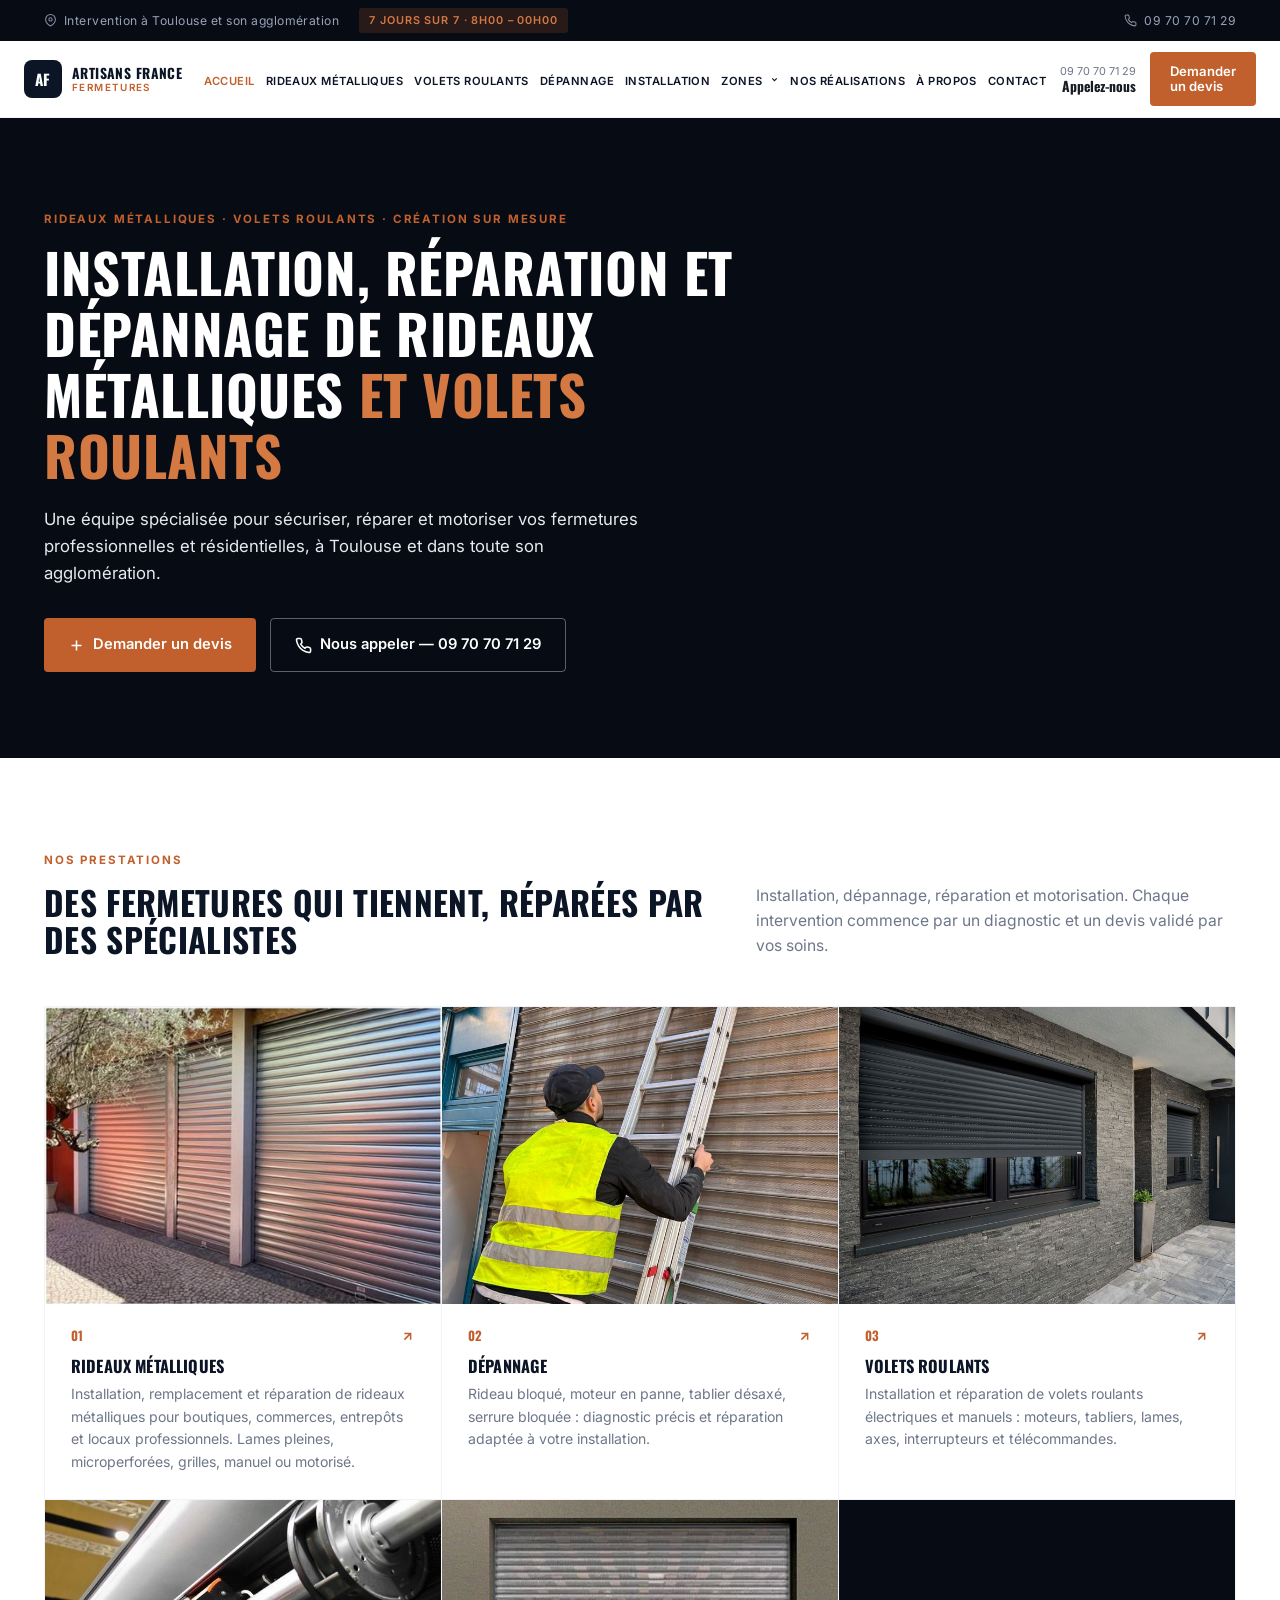
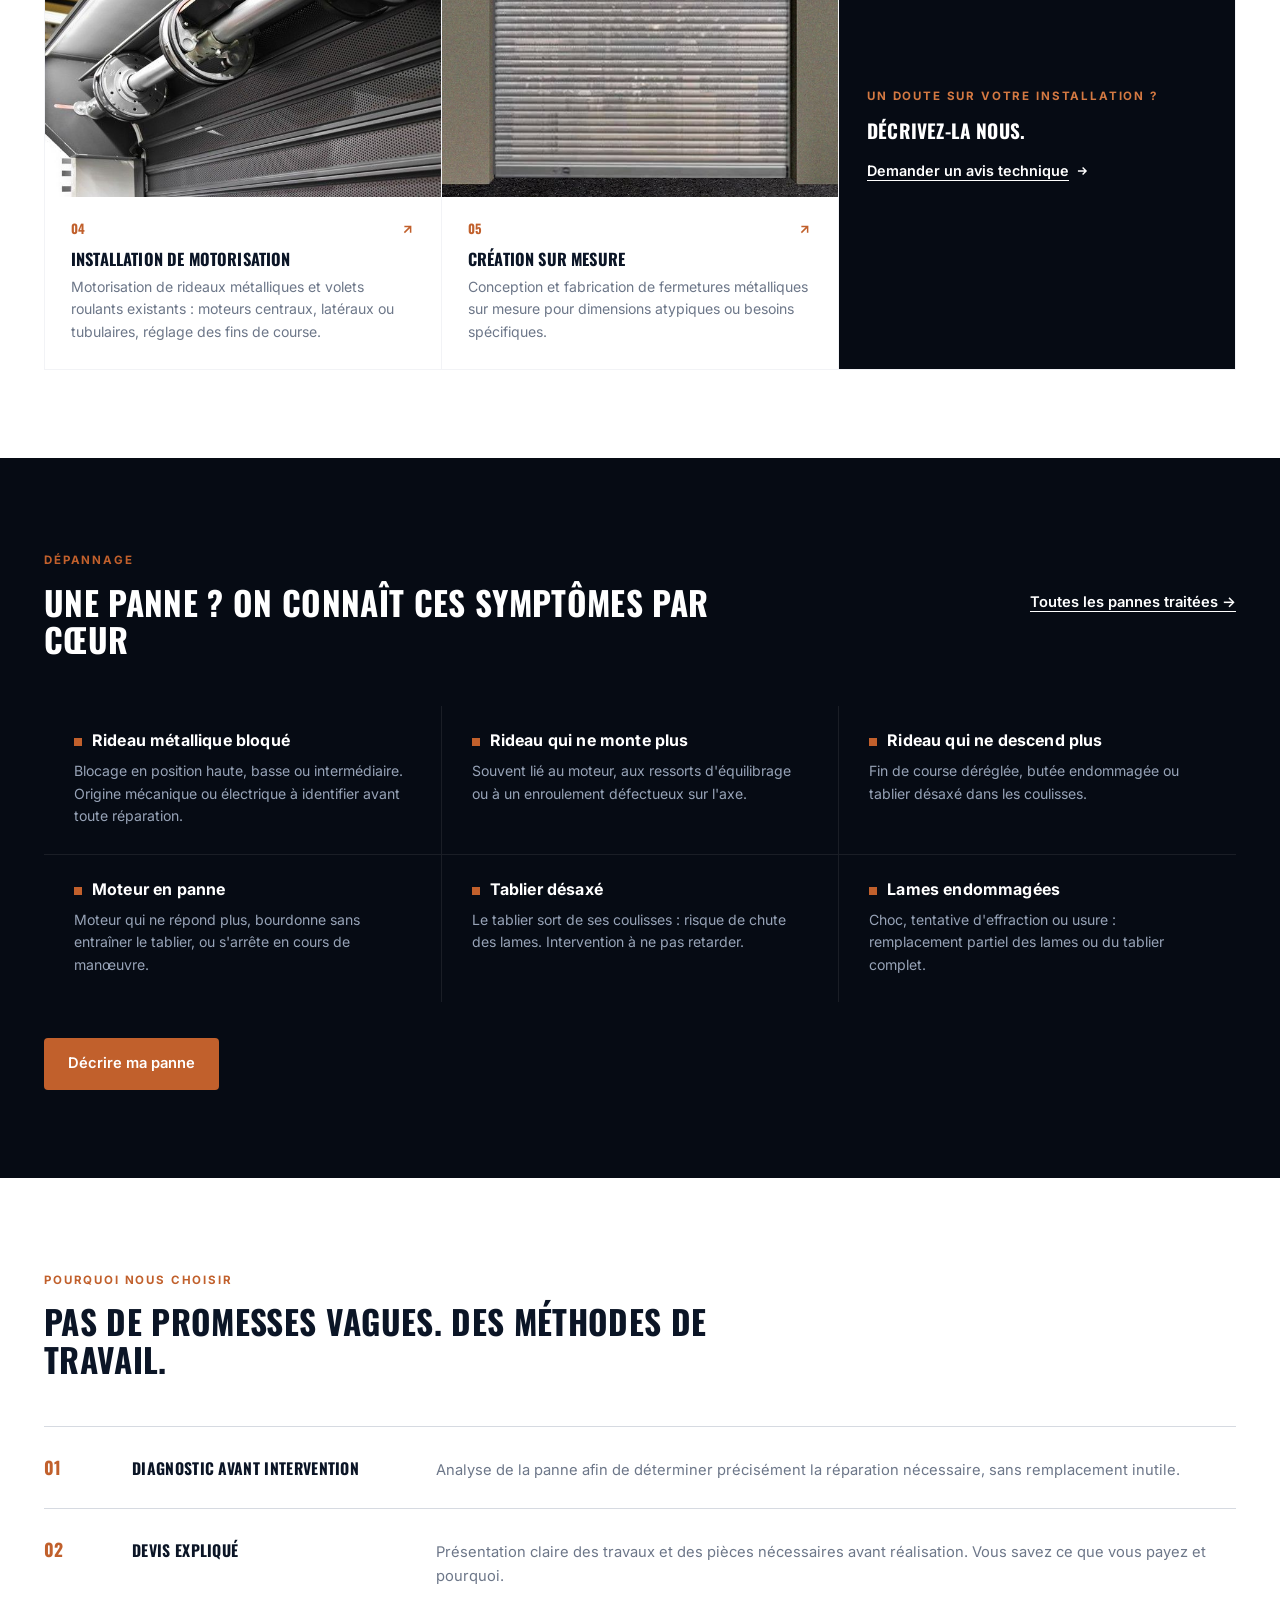
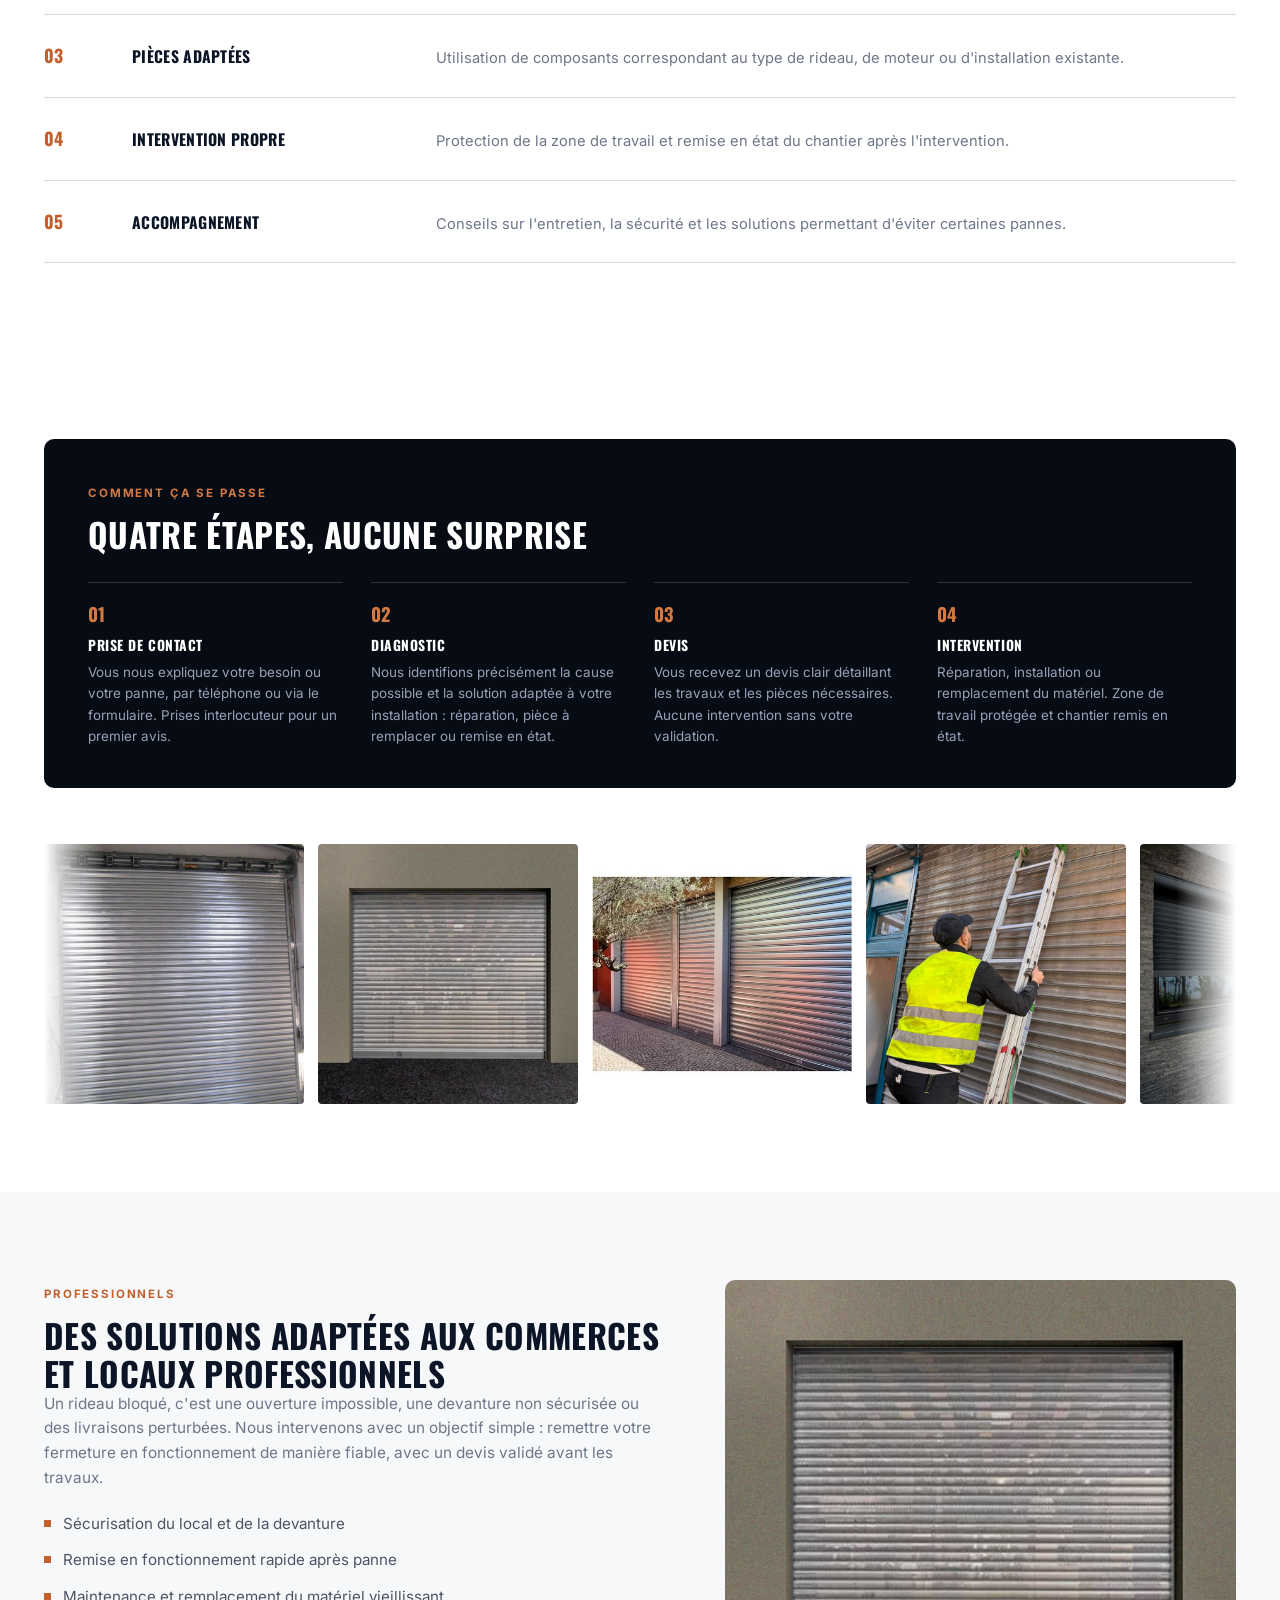
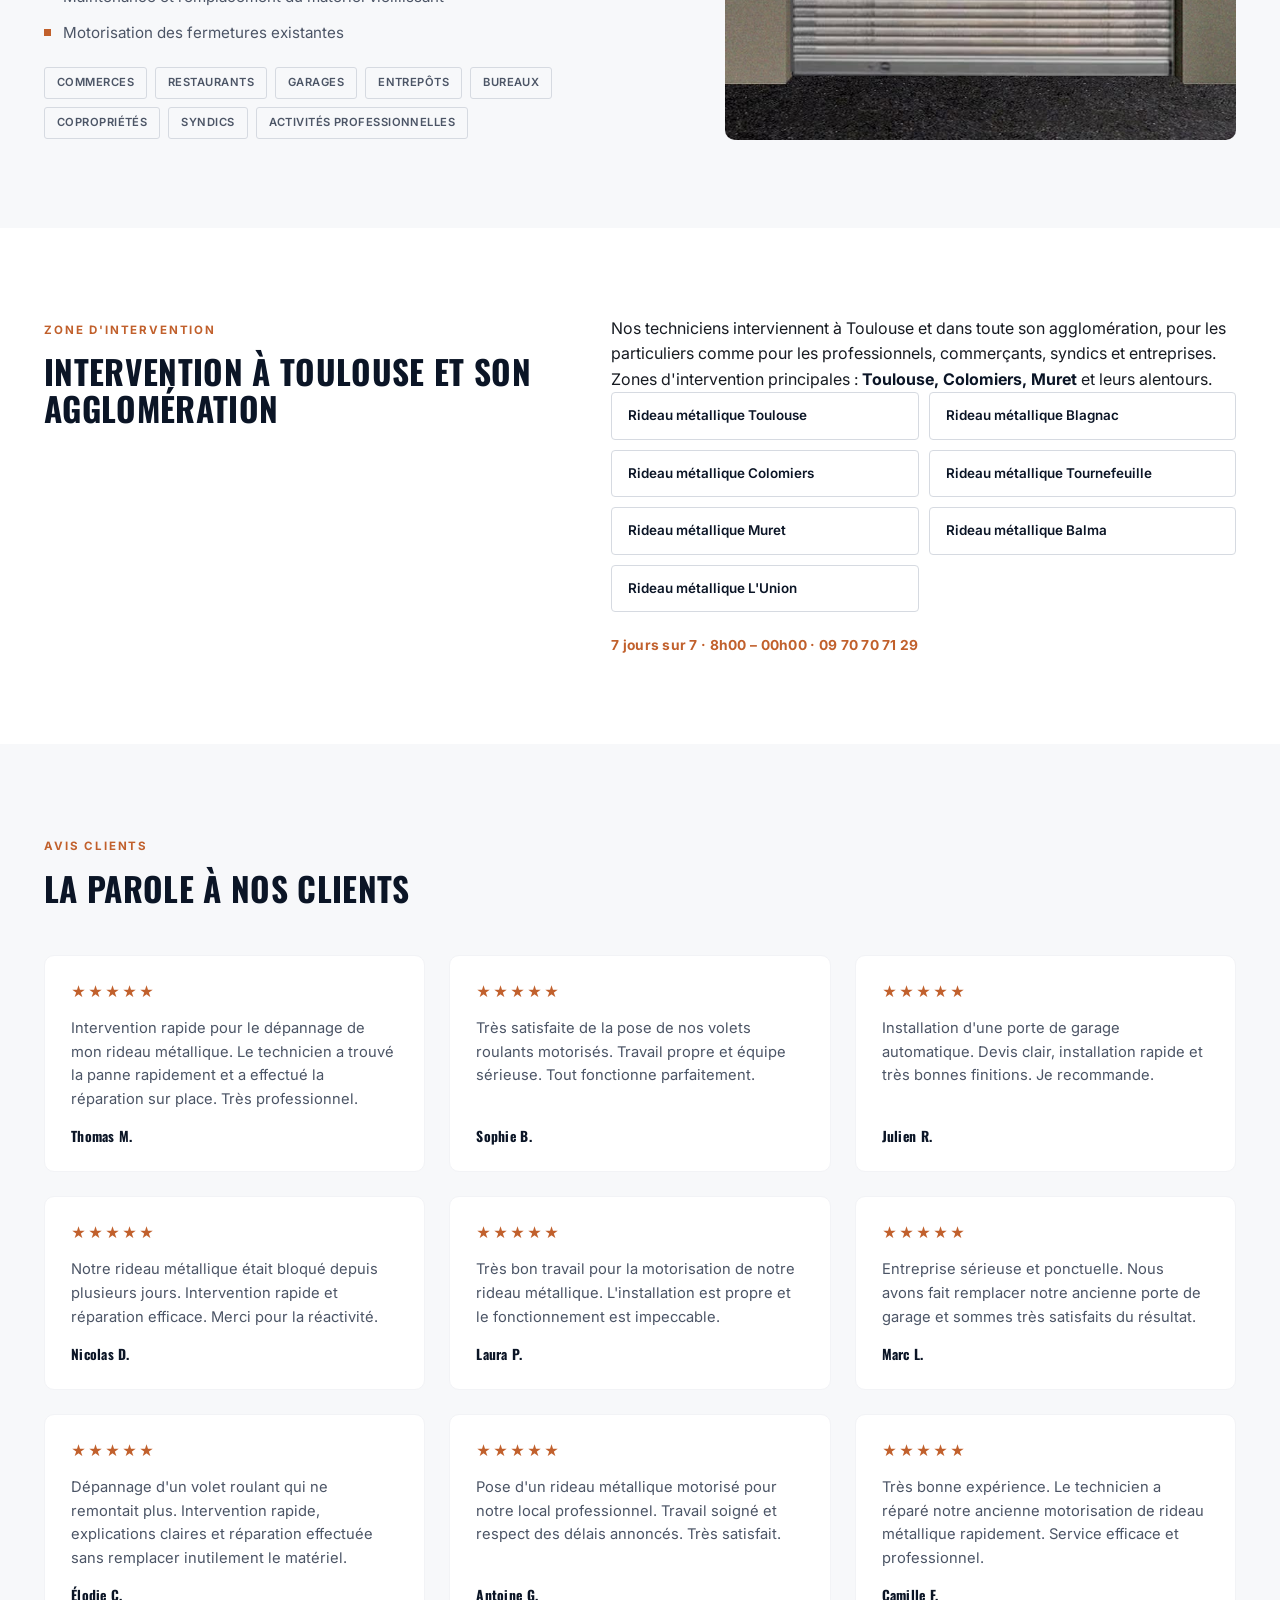
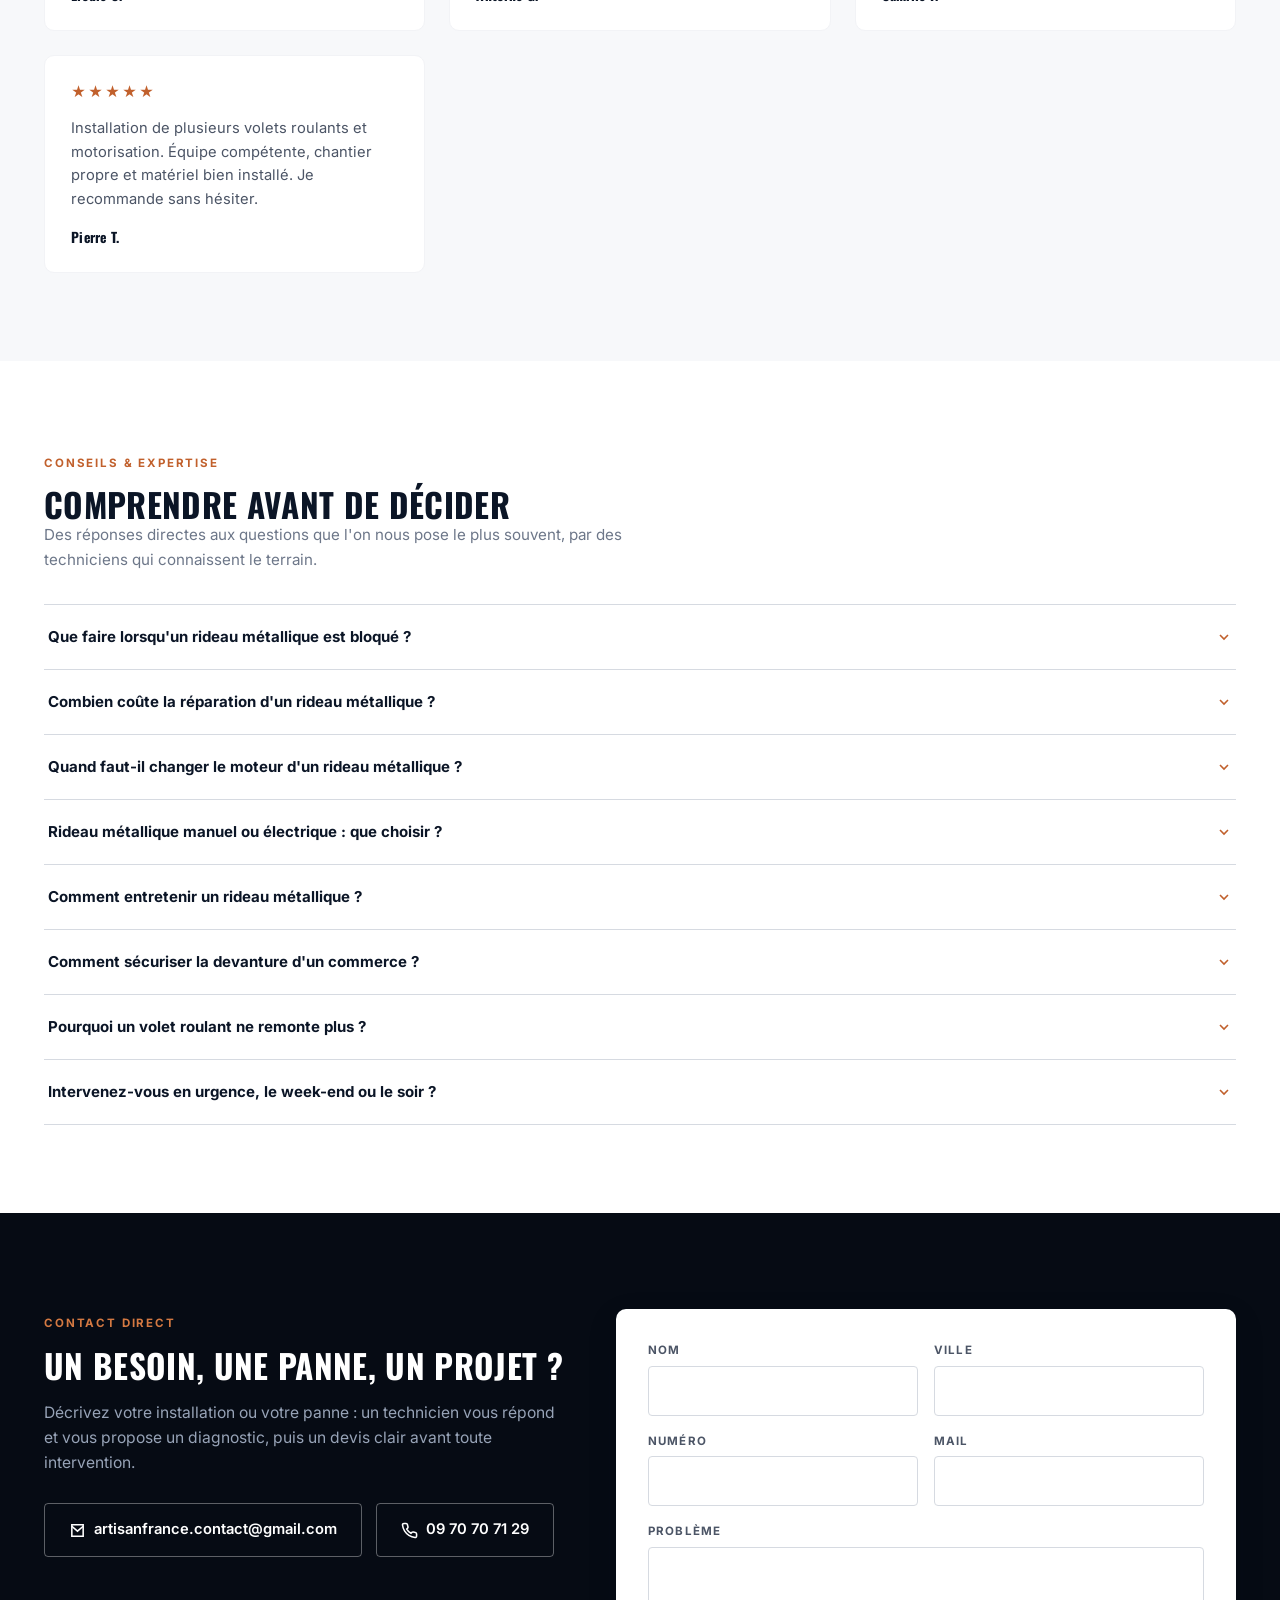
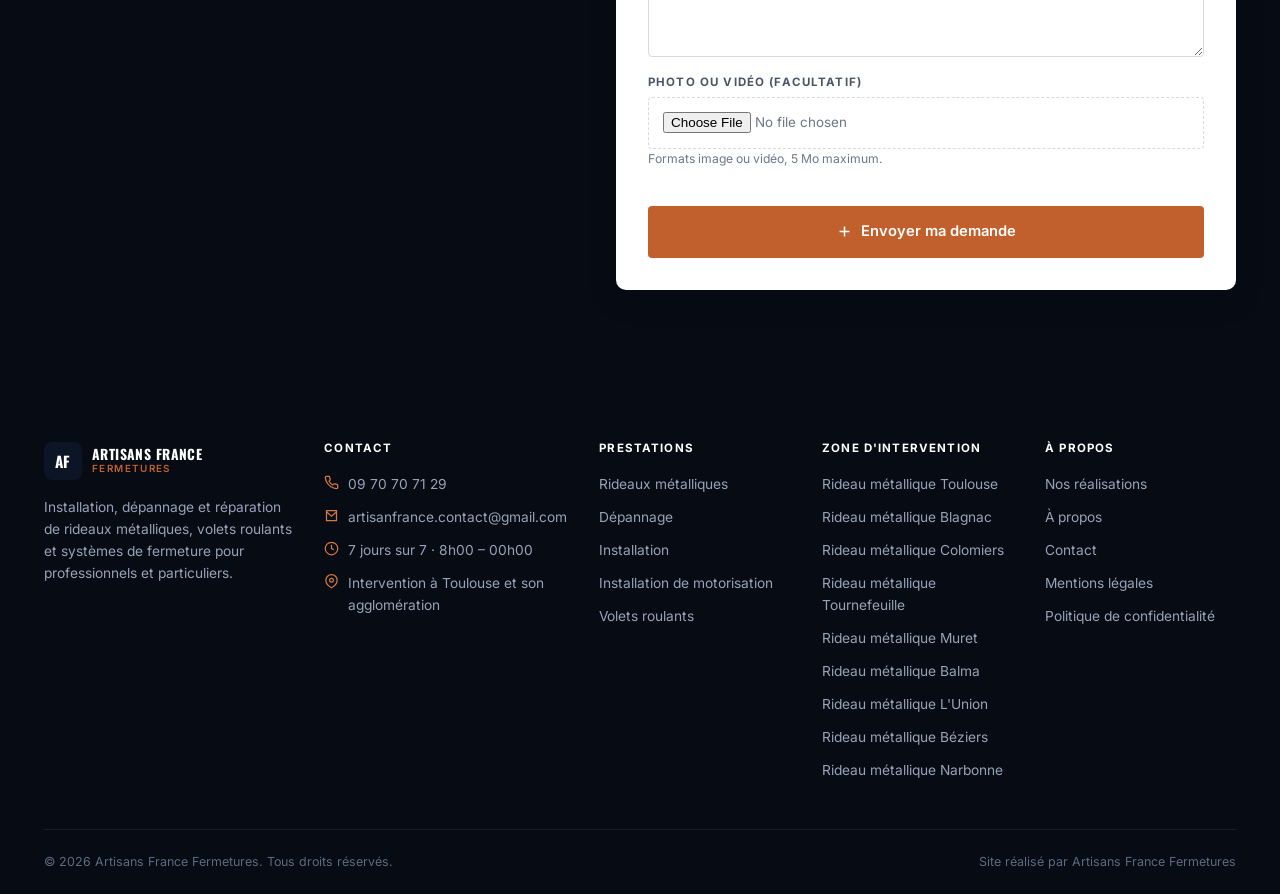
<file: index.html>
<!DOCTYPE html>
<html lang="fr">
<head>
<meta charset="UTF-8">
<meta name="viewport" content="width=device-width, initial-scale=1">
<title>Artisans France Fermetures — Rideaux Métalliques, Volets Roulants & Création Sur Mesure à Toulouse</title>
<meta name="description" content="Installation, réparation et dépannage de rideaux métalliques, volets roulants et fermetures sur mesure. Techniciens qualifiés, devis clair, intervention à Toulouse et dans son agglomération, 7j/7.">
<meta name="theme-color" content="#060b14">
<link rel="preconnect" href="https://fonts.googleapis.com">
<link rel="preconnect" href="https://fonts.gstatic.com" crossorigin>
<link href="https://fonts.googleapis.com/css2?family=Oswald:wght@500;600;700&family=Inter:wght@400;500;600;700;800&display=swap" rel="stylesheet">
<link rel="stylesheet" href="css/style.css">
<link rel="icon" href="data:image/svg+xml,%3Csvg xmlns='http://www.w3.org/2000/svg' viewBox='0 0 100 100'%3E%3Crect width='100' height='100' rx='16' fill='%23060b14'/%3E%3Cpath d='M20 35h60M20 50h60M20 65h60' stroke='%23c1602c' stroke-width='8' stroke-linecap='round'/%3E%3C/svg%3E">
</head>
<body>

<!-- Top bar -->
<div class="topbar">
  <div class="container">
    <div class="topbar-left">
      <span><svg viewBox="0 0 24 24" fill="none" stroke="currentColor" stroke-width="2"><path d="M21 10c0 7-9 12-9 12s-9-5-9-12a9 9 0 1 1 18 0z"/><circle cx="12" cy="10" r="3"/></svg> Intervention à Toulouse et son agglomération</span>
      <span class="topbar-badge">7 jours sur 7 · 8h00 – 00h00</span>
    </div>
    <div class="topbar-right">
      <a href="tel:+33970707129"><svg viewBox="0 0 24 24" fill="none" stroke="currentColor" stroke-width="2"><path d="M22 16.92v3a2 2 0 0 1-2.18 2 19.79 19.79 0 0 1-8.63-3.07 19.5 19.5 0 0 1-6-6 19.79 19.79 0 0 1-3.07-8.67A2 2 0 0 1 4.11 2h3a2 2 0 0 1 2 1.72c.127.96.362 1.903.7 2.81a2 2 0 0 1-.45 2.11L8.09 9.91a16 16 0 0 0 6 6l1.27-1.27a2 2 0 0 1 2.11-.45c.907.338 1.85.573 2.81.7A2 2 0 0 1 22 16.92z"/></svg> 09 70 70 71 29</a>
    </div>
  </div>
</div>

<!-- Header -->
<header class="site-header">
  <div class="container">
    <a href="index.html" class="brand">
      <span class="brand-mark">AF</span>
      <span class="brand-text"><strong>Artisans France</strong><span>Fermetures</span></span>
    </a>

    <button class="nav-toggle" aria-label="Ouvrir le menu" aria-expanded="false">
      <svg viewBox="0 0 24 24" fill="none" stroke="currentColor" stroke-width="2"><path d="M3 6h18M3 12h18M3 18h18" stroke-linecap="round"/></svg>
    </button>

    <nav class="main-nav">
      <ul>
        <li><a class="nav-link active" href="index.html">Accueil</a></li>
        <li><a class="nav-link" href="rideaux-metalliques.html">Rideaux métalliques</a></li>
        <li><a class="nav-link" href="volets-roulants.html">Volets roulants</a></li>
        <li><a class="nav-link" href="depannage.html">Dépannage</a></li>
        <li><a class="nav-link" href="installation.html">Installation</a></li>
        <li class="has-dropdown">
          <a class="nav-link" href="#">Zones <svg viewBox="0 0 24 24" width="10" height="10" fill="none" stroke="currentColor" stroke-width="3"><path d="M6 9l6 6 6-6"/></svg></a>
          <ul class="dropdown-menu">
            <li><a href="beziers.html">Béziers</a></li>
            <li><a href="narbonne.html">Narbonne</a></li>
          </ul>
        </li>
        <li><a class="nav-link" href="#realisations">Nos réalisations</a></li>
        <li><a class="nav-link" href="#apropos">À propos</a></li>
        <li><a class="nav-link" href="#contact">Contact</a></li>
      </ul>
      <div class="header-cta">
        <div class="header-phone">
          <small>09 70 70 71 29</small>
          <strong>Appelez-nous</strong>
        </div>
        <a href="#contact" class="btn btn-primary"><span>Demander</span><span>un devis</span></a>
      </div>
    </nav>
    <div class="nav-backdrop"></div>
  </div>
</header>

<main id="top">

  <!-- HERO -->
  <section class="hero">
    <div class="hero-bg"><img src="Hero volet roulant.jpg" alt="Rideau métallique industriel" loading="eager"></div>
    <div class="container">
      <div class="hero-content reveal in">
        <div class="eyebrow">Rideaux métalliques · Volets roulants · Création sur mesure</div>
        <h1>Installation, réparation et dépannage de rideaux métalliques <em>et volets roulants</em></h1>
        <p class="lead">Une équipe spécialisée pour sécuriser, réparer et motoriser vos fermetures professionnelles et résidentielles, à Toulouse et dans toute son agglomération.</p>
        <div class="hero-actions">
          <a href="#contact" class="btn btn-primary"><svg viewBox="0 0 24 24" fill="none" stroke="currentColor" stroke-width="2.2"><path d="M12 5v14M5 12h14"/></svg> Demander un devis</a>
          <a href="tel:+33970707129" class="btn btn-outline"><svg viewBox="0 0 24 24" fill="none" stroke="currentColor" stroke-width="2.2"><path d="M22 16.92v3a2 2 0 0 1-2.18 2 19.79 19.79 0 0 1-8.63-3.07 19.5 19.5 0 0 1-6-6 19.79 19.79 0 0 1-3.07-8.67A2 2 0 0 1 4.11 2h3a2 2 0 0 1 2 1.72c.127.96.362 1.903.7 2.81a2 2 0 0 1-.45 2.11L8.09 9.91a16 16 0 0 0 6 6l1.27-1.27a2 2 0 0 1 2.11-.45c.907.338 1.85.573 2.81.7A2 2 0 0 1 22 16.92z"/></svg> Nous appeler — 09 70 70 71 29</a>
        </div>
      </div>
    </div>
  </section>

  <!-- SERVICES -->
  <section id="services" class="section">
    <div class="container">
      <div class="section-head reveal in">
        <div>
          <div class="eyebrow">Nos prestations</div>
          <h2>Des fermetures qui tiennent, réparées par des spécialistes</h2>
        </div>
        <p>Installation, dépannage, réparation et motorisation. Chaque intervention commence par un diagnostic et un devis validé par vos soins.</p>
      </div>

      <div class="services-grid">
        <a class="service-card reveal in" href="rideaux-metalliques.html">
          <div class="service-photo"><img src="rideaux metalique.jpg" alt="Rideaux métalliques" loading="lazy"></div>
          <div class="service-body">
            <div class="service-index-row"><span>01</span><svg viewBox="0 0 24 24" fill="none" stroke="currentColor" stroke-width="2.4"><path d="M7 17L17 7M7 7h10v10"/></svg></div>
            <h3>Rideaux métalliques</h3>
            <p>Installation, remplacement et réparation de rideaux métalliques pour boutiques, commerces, entrepôts et locaux professionnels. Lames pleines, microperforées, grilles, manuel ou motorisé.</p>
          </div>
        </a>
        <a class="service-card reveal in" href="depannage.html">
          <div class="service-photo"><img src="Dépannage Rideau Métallique.jpg" alt="Dépannage rideau métallique" loading="lazy"></div>
          <div class="service-body">
            <div class="service-index-row"><span>02</span><svg viewBox="0 0 24 24" fill="none" stroke="currentColor" stroke-width="2.4"><path d="M7 17L17 7M7 7h10v10"/></svg></div>
            <h3>Dépannage</h3>
            <p>Rideau bloqué, moteur en panne, tablier désaxé, serrure bloquée : diagnostic précis et réparation adaptée à votre installation.</p>
          </div>
        </a>
        <a class="service-card reveal in" href="volets-roulants.html">
          <div class="service-photo"><img src="Volet roulant.jpg" alt="Volets roulants" loading="lazy"></div>
          <div class="service-body">
            <div class="service-index-row"><span>03</span><svg viewBox="0 0 24 24" fill="none" stroke="currentColor" stroke-width="2.4"><path d="M7 17L17 7M7 7h10v10"/></svg></div>
            <h3>Volets roulants</h3>
            <p>Installation et réparation de volets roulants électriques et manuels : moteurs, tabliers, lames, axes, interrupteurs et télécommandes.</p>
          </div>
        </a>
        <a class="service-card reveal in" href="motorisation.html">
          <div class="service-photo"><img src="motorisation rideaux metalique.jpg" alt="Motorisation de rideau métallique" loading="lazy"></div>
          <div class="service-body">
            <div class="service-index-row"><span>04</span><svg viewBox="0 0 24 24" fill="none" stroke="currentColor" stroke-width="2.4"><path d="M7 17L17 7M7 7h10v10"/></svg></div>
            <h3>Installation de motorisation</h3>
            <p>Motorisation de rideaux métalliques et volets roulants existants : moteurs centraux, latéraux ou tubulaires, réglage des fins de course.</p>
          </div>
        </a>
        <a class="service-card reveal in" href="portes-de-garage.html">
          <div class="service-photo"><img src="Rideau métallique 2.jpg" alt="Création sur mesure" loading="lazy"></div>
          <div class="service-body">
            <div class="service-index-row"><span>05</span><svg viewBox="0 0 24 24" fill="none" stroke="currentColor" stroke-width="2.4"><path d="M7 17L17 7M7 7h10v10"/></svg></div>
            <h3>Création sur mesure</h3>
            <p>Conception et fabrication de fermetures métalliques sur mesure pour dimensions atypiques ou besoins spécifiques.</p>
          </div>
        </a>
        <div class="service-card service-card--cta reveal in">
          <div class="eyebrow">Un doute sur votre installation ?</div>
          <h3>Décrivez-la nous.</h3>
          <a href="#contact">Demander un avis technique <svg viewBox="0 0 24 24" width="14" height="14" fill="none" stroke="currentColor" stroke-width="2.4"><path d="M5 12h14M13 6l6 6-6 6"/></svg></a>
        </div>
      </div>
    </div>
  </section>

  <!-- DÉPANNAGE / SYMPTÔMES -->
  <section class="section section--dark">
    <div class="container">
      <div class="section-head section-head--link reveal in">
        <div>
          <div class="eyebrow">Dépannage</div>
          <h2>Une panne ? On connaît ces symptômes par cœur</h2>
        </div>
        <a class="section-link" href="depannage.html">Toutes les pannes traitées →</a>
      </div>

      <div class="symptoms-grid">
        <div class="symptom-card reveal in">
          <h3>Rideau métallique bloqué</h3>
          <p>Blocage en position haute, basse ou intermédiaire. Origine mécanique ou électrique à identifier avant toute réparation.</p>
        </div>
        <div class="symptom-card reveal in">
          <h3>Rideau qui ne monte plus</h3>
          <p>Souvent lié au moteur, aux ressorts d'équilibrage ou à un enroulement défectueux sur l'axe.</p>
        </div>
        <div class="symptom-card reveal in">
          <h3>Rideau qui ne descend plus</h3>
          <p>Fin de course déréglée, butée endommagée ou tablier désaxé dans les coulisses.</p>
        </div>
        <div class="symptom-card reveal in">
          <h3>Moteur en panne</h3>
          <p>Moteur qui ne répond plus, bourdonne sans entraîner le tablier, ou s'arrête en cours de manœuvre.</p>
        </div>
        <div class="symptom-card reveal in">
          <h3>Tablier désaxé</h3>
          <p>Le tablier sort de ses coulisses : risque de chute des lames. Intervention à ne pas retarder.</p>
        </div>
        <div class="symptom-card reveal in">
          <h3>Lames endommagées</h3>
          <p>Choc, tentative d'effraction ou usure : remplacement partiel des lames ou du tablier complet.</p>
        </div>
      </div>

      <a href="depannage.html" class="btn btn-primary reveal in">Décrire ma panne</a>
    </div>
  </section>

  <!-- POURQUOI NOUS CHOISIR -->
  <section id="apropos" class="section">
    <div class="container">
      <div class="section-head reveal in">
        <div>
          <div class="eyebrow">Pourquoi nous choisir</div>
          <h2>Pas de promesses vagues. Des méthodes de travail.</h2>
        </div>
      </div>

      <div class="reasons-list">
        <div class="reason-row reveal in">
          <span class="reason-num">01</span>
          <h3>Diagnostic avant intervention</h3>
          <p>Analyse de la panne afin de déterminer précisément la réparation nécessaire, sans remplacement inutile.</p>
        </div>
        <div class="reason-row reveal in">
          <span class="reason-num">02</span>
          <h3>Devis expliqué</h3>
          <p>Présentation claire des travaux et des pièces nécessaires avant réalisation. Vous savez ce que vous payez et pourquoi.</p>
        </div>
        <div class="reason-row reveal in">
          <span class="reason-num">03</span>
          <h3>Pièces adaptées</h3>
          <p>Utilisation de composants correspondant au type de rideau, de moteur ou d'installation existante.</p>
        </div>
        <div class="reason-row reveal in">
          <span class="reason-num">04</span>
          <h3>Intervention propre</h3>
          <p>Protection de la zone de travail et remise en état du chantier après l'intervention.</p>
        </div>
        <div class="reason-row reveal in">
          <span class="reason-num">05</span>
          <h3>Accompagnement</h3>
          <p>Conseils sur l'entretien, la sécurité et les solutions permettant d'éviter certaines pannes.</p>
        </div>
      </div>
    </div>
  </section>

  <!-- COMMENT ÇA SE PASSE + RÉALISATIONS -->
  <section class="section">
    <div class="container">
      <div class="process-panel reveal in">
        <div class="eyebrow">Comment ça se passe</div>
        <h2>Quatre étapes, aucune surprise</h2>
        <div class="process-steps">
          <div class="process-step"><span class="step-num">01</span><h3>Prise de contact</h3><p>Vous nous expliquez votre besoin ou votre panne, par téléphone ou via le formulaire. Prises interlocuteur pour un premier avis.</p></div>
          <div class="process-step"><span class="step-num">02</span><h3>Diagnostic</h3><p>Nous identifions précisément la cause possible et la solution adaptée à votre installation : réparation, pièce à remplacer ou remise en état.</p></div>
          <div class="process-step"><span class="step-num">03</span><h3>Devis</h3><p>Vous recevez un devis clair détaillant les travaux et les pièces nécessaires. Aucune intervention sans votre validation.</p></div>
          <div class="process-step"><span class="step-num">04</span><h3>Intervention</h3><p>Réparation, installation ou remplacement du matériel. Zone de travail protégée et chantier remis en état.</p></div>
        </div>
      </div>

      <div id="realisations">
        <div class="works-scroll">
          <div class="works-track">
            <div class="works-item"><img src="rideau metalique 1.jpg" alt="Réalisation rideau métallique" loading="lazy"></div>
            <div class="works-item"><img src="Rideau métallique 2.jpg" alt="Réalisation rideau métallique" loading="lazy"></div>
            <div class="works-item"><img src="rideaux metalique.jpg" alt="Réalisation rideau métallique" loading="lazy"></div>
            <div class="works-item"><img src="Dépannage Rideau Métallique.jpg" alt="Réalisation dépannage" loading="lazy"></div>
            <div class="works-item"><img src="Volet roulant.jpg" alt="Réalisation volet roulant" loading="lazy"></div>
            <div class="works-item"><img src="Volets roulant 2.jpg" alt="Réalisation volet roulant" loading="lazy"></div>
            <div class="works-item"><img src="volet roulant 1.jpg" alt="Réalisation volet roulant" loading="lazy"></div>
            <div class="works-item"><img src="motorisation rideaux metalique.jpg" alt="Réalisation motorisation" loading="lazy"></div>
            <div class="works-item"><img src="motorisation 1.jpg" alt="Réalisation motorisation" loading="lazy"></div>
            <div class="works-item"><img src="Hero volet roulant.jpg" alt="Réalisation volet roulant" loading="lazy"></div>
            <div class="works-item" aria-hidden="true"><img src="rideau metalique 1.jpg" alt="" loading="lazy"></div>
            <div class="works-item" aria-hidden="true"><img src="Rideau métallique 2.jpg" alt="" loading="lazy"></div>
            <div class="works-item" aria-hidden="true"><img src="rideaux metalique.jpg" alt="" loading="lazy"></div>
            <div class="works-item" aria-hidden="true"><img src="Dépannage Rideau Métallique.jpg" alt="" loading="lazy"></div>
            <div class="works-item" aria-hidden="true"><img src="Volet roulant.jpg" alt="" loading="lazy"></div>
            <div class="works-item" aria-hidden="true"><img src="Volets roulant 2.jpg" alt="" loading="lazy"></div>
            <div class="works-item" aria-hidden="true"><img src="volet roulant 1.jpg" alt="" loading="lazy"></div>
            <div class="works-item" aria-hidden="true"><img src="motorisation rideaux metalique.jpg" alt="" loading="lazy"></div>
            <div class="works-item" aria-hidden="true"><img src="motorisation 1.jpg" alt="" loading="lazy"></div>
            <div class="works-item" aria-hidden="true"><img src="Hero volet roulant.jpg" alt="" loading="lazy"></div>
          </div>
        </div>
      </div>
    </div>
  </section>

  <!-- PROFESSIONNELS -->
  <section class="section section--gray">
    <div class="container">
      <div class="pro-grid">
        <div class="reveal in">
          <div class="eyebrow">Professionnels</div>
          <h2>Des solutions adaptées aux commerces et locaux professionnels</h2>
          <p class="lead-p">Un rideau bloqué, c'est une ouverture impossible, une devanture non sécurisée ou des livraisons perturbées. Nous intervenons avec un objectif simple : remettre votre fermeture en fonctionnement de manière fiable, avec un devis validé avant les travaux.</p>
          <ul class="content-list">
            <li>Sécurisation du local et de la devanture</li>
            <li>Remise en fonctionnement rapide après panne</li>
            <li>Maintenance et remplacement du matériel vieillissant</li>
            <li>Motorisation des fermetures existantes</li>
          </ul>
          <div class="tag-list">
            <span class="tag-pill">Commerces</span>
            <span class="tag-pill">Restaurants</span>
            <span class="tag-pill">Garages</span>
            <span class="tag-pill">Entrepôts</span>
            <span class="tag-pill">Bureaux</span>
            <span class="tag-pill">Copropriétés</span>
            <span class="tag-pill">Syndics</span>
            <span class="tag-pill">Activités professionnelles</span>
          </div>
        </div>
        <div class="pro-photo reveal in">
          <img src="Rideau métallique 2.jpg" alt="Création sur mesure de fermetures métalliques" loading="lazy">
        </div>
      </div>
    </div>
  </section>

  <!-- ZONE D'INTERVENTION -->
  <section class="section">
    <div class="container">
      <div class="zone-grid">
        <div class="zone-intro reveal in">
          <div class="eyebrow">Zone d'intervention</div>
          <h2>Intervention à Toulouse et son agglomération</h2>
        </div>
        <div class="reveal in">
          <p>Nos techniciens interviennent à Toulouse et dans toute son agglomération, pour les particuliers comme pour les professionnels, commerçants, syndics et entreprises. Zones d'intervention principales : <strong>Toulouse, Colomiers, Muret</strong> et leurs alentours.</p>
          <div class="zone-pills">
            <a class="zone-pill" href="rideaux-metalliques.html">Rideau métallique Toulouse</a>
            <a class="zone-pill" href="rideaux-metalliques.html">Rideau métallique Blagnac</a>
            <a class="zone-pill" href="rideaux-metalliques.html">Rideau métallique Colomiers</a>
            <a class="zone-pill" href="rideaux-metalliques.html">Rideau métallique Tournefeuille</a>
            <a class="zone-pill" href="rideaux-metalliques.html">Rideau métallique Muret</a>
            <a class="zone-pill" href="rideaux-metalliques.html">Rideau métallique Balma</a>
            <a class="zone-pill" href="rideaux-metalliques.html">Rideau métallique L'Union</a>
          </div>
          <div class="zone-hours">7 jours sur 7 · 8h00 – 00h00 · 09 70 70 71 29</div>
        </div>
      </div>
    </div>
  </section>

  <!-- AVIS CLIENTS -->
  <section class="section section--gray">
    <div class="container">
      <div class="section-head reveal in">
        <div>
          <div class="eyebrow">Avis clients</div>
          <h2>La parole à nos clients</h2>
        </div>
      </div>
      <div class="reviews-grid">
        <div class="review-card reveal in">
          <div class="review-stars">★★★★★</div>
          <p class="review-text">Intervention rapide pour le dépannage de mon rideau métallique. Le technicien a trouvé la panne rapidement et a effectué la réparation sur place. Très professionnel.</p>
          <div class="review-author">Thomas M.</div>
        </div>
        <div class="review-card reveal in">
          <div class="review-stars">★★★★★</div>
          <p class="review-text">Très satisfaite de la pose de nos volets roulants motorisés. Travail propre et équipe sérieuse. Tout fonctionne parfaitement.</p>
          <div class="review-author">Sophie B.</div>
        </div>
        <div class="review-card reveal in">
          <div class="review-stars">★★★★★</div>
          <p class="review-text">Installation d'une porte de garage automatique. Devis clair, installation rapide et très bonnes finitions. Je recommande.</p>
          <div class="review-author">Julien R.</div>
        </div>
        <div class="review-card reveal in">
          <div class="review-stars">★★★★★</div>
          <p class="review-text">Notre rideau métallique était bloqué depuis plusieurs jours. Intervention rapide et réparation efficace. Merci pour la réactivité.</p>
          <div class="review-author">Nicolas D.</div>
        </div>
        <div class="review-card reveal in">
          <div class="review-stars">★★★★★</div>
          <p class="review-text">Très bon travail pour la motorisation de notre rideau métallique. L'installation est propre et le fonctionnement est impeccable.</p>
          <div class="review-author">Laura P.</div>
        </div>
        <div class="review-card reveal in">
          <div class="review-stars">★★★★★</div>
          <p class="review-text">Entreprise sérieuse et ponctuelle. Nous avons fait remplacer notre ancienne porte de garage et sommes très satisfaits du résultat.</p>
          <div class="review-author">Marc L.</div>
        </div>
        <div class="review-card reveal in">
          <div class="review-stars">★★★★★</div>
          <p class="review-text">Dépannage d'un volet roulant qui ne remontait plus. Intervention rapide, explications claires et réparation effectuée sans remplacer inutilement le matériel.</p>
          <div class="review-author">Élodie C.</div>
        </div>
        <div class="review-card reveal in">
          <div class="review-stars">★★★★★</div>
          <p class="review-text">Pose d'un rideau métallique motorisé pour notre local professionnel. Travail soigné et respect des délais annoncés. Très satisfait.</p>
          <div class="review-author">Antoine G.</div>
        </div>
        <div class="review-card reveal in">
          <div class="review-stars">★★★★★</div>
          <p class="review-text">Très bonne expérience. Le technicien a réparé notre ancienne motorisation de rideau métallique rapidement. Service efficace et professionnel.</p>
          <div class="review-author">Camille F.</div>
        </div>
        <div class="review-card reveal in">
          <div class="review-stars">★★★★★</div>
          <p class="review-text">Installation de plusieurs volets roulants et motorisation. Équipe compétente, chantier propre et matériel bien installé. Je recommande sans hésiter.</p>
          <div class="review-author">Pierre T.</div>
        </div>
      </div>
    </div>
  </section>

  <!-- FAQ -->
  <section class="section">
    <div class="container">
      <div class="eyebrow">Conseils &amp; expertise</div>
      <h2>Comprendre avant de décider</h2>
      <p class="faq-intro">Des réponses directes aux questions que l'on nous pose le plus souvent, par des techniciens qui connaissent le terrain.</p>

      <div class="faq-list">
        <div class="faq-item">
          <button class="faq-q">Que faire lorsqu'un rideau métallique est bloqué ? <svg viewBox="0 0 24 24" fill="none" stroke="currentColor" stroke-width="2.4"><path d="M6 9l6 6 6-6"/></svg></button>
          <div class="faq-a"><p>Ne forcez pas manuellement ni avec le moteur : cela peut aggraver le blocage ou endommager le tablier. Coupez l'alimentation si le rideau est motorisé et contactez un technicien pour un diagnostic.</p></div>
        </div>
        <div class="faq-item">
          <button class="faq-q">Combien coûte la réparation d'un rideau métallique ? <svg viewBox="0 0 24 24" fill="none" stroke="currentColor" stroke-width="2.4"><path d="M6 9l6 6 6-6"/></svg></button>
          <div class="faq-a"><p>Le coût dépend de la panne (moteur, tablier, ressorts, lames) et du type d'installation. Un diagnostic sur place permet d'établir un devis précis avant toute intervention.</p></div>
        </div>
        <div class="faq-item">
          <button class="faq-q">Quand faut-il changer le moteur d'un rideau métallique ? <svg viewBox="0 0 24 24" fill="none" stroke="currentColor" stroke-width="2.4"><path d="M6 9l6 6 6-6"/></svg></button>
          <div class="faq-a"><p>Lorsque le moteur bourdonne sans entraîner le tablier, s'arrête en cours de manœuvre ou ne répond plus du tout, un remplacement est généralement nécessaire après vérification des autres composants.</p></div>
        </div>
        <div class="faq-item">
          <button class="faq-q">Rideau métallique manuel ou électrique : que choisir ? <svg viewBox="0 0 24 24" fill="none" stroke="currentColor" stroke-width="2.4"><path d="M6 9l6 6 6-6"/></svg></button>
          <div class="faq-a"><p>Le manuel est plus économique et sans entretien électrique ; le motorisé apporte un confort d'usage quotidien. Le choix dépend de la fréquence d'utilisation et de la taille du rideau.</p></div>
        </div>
        <div class="faq-item">
          <button class="faq-q">Comment entretenir un rideau métallique ? <svg viewBox="0 0 24 24" fill="none" stroke="currentColor" stroke-width="2.4"><path d="M6 9l6 6 6-6"/></svg></button>
          <div class="faq-a"><p>Un graissage régulier des coulisses et de l'axe, ainsi qu'une vérification annuelle des fixations et du moteur, permettent d'éviter la plupart des pannes.</p></div>
        </div>
        <div class="faq-item">
          <button class="faq-q">Comment sécuriser la devanture d'un commerce ? <svg viewBox="0 0 24 24" fill="none" stroke="currentColor" stroke-width="2.4"><path d="M6 9l6 6 6-6"/></svg></button>
          <div class="faq-a"><p>Un rideau à lames pleines ou une grille avec serrure à points d'ancrage renforcés reste la solution la plus efficace contre les tentatives d'effraction.</p></div>
        </div>
        <div class="faq-item">
          <button class="faq-q">Pourquoi un volet roulant ne remonte plus ? <svg viewBox="0 0 24 24" fill="none" stroke="currentColor" stroke-width="2.4"><path d="M6 9l6 6 6-6"/></svg></button>
          <div class="faq-a"><p>Cela vient souvent d'un moteur en fin de vie, d'une sangle cassée ou d'un axe d'enroulement défectueux. Un diagnostic permet d'identifier précisément la cause.</p></div>
        </div>
        <div class="faq-item">
          <button class="faq-q">Intervenez-vous en urgence, le week-end ou le soir ? <svg viewBox="0 0 24 24" fill="none" stroke="currentColor" stroke-width="2.4"><path d="M6 9l6 6 6-6"/></svg></button>
          <div class="faq-a"><p>Oui, nos équipes interviennent 7 jours sur 7 de 8h00 à 00h00, y compris pour les urgences de sécurisation après effraction ou blocage total.</p></div>
        </div>
      </div>
    </div>
  </section>

  <!-- CONTACT CTA -->
  <section id="contact" class="section contact-cta">
    <div class="container">
      <div class="contact-grid">
        <div class="contact-pitch">
          <div class="eyebrow">Contact direct</div>
          <h2>Un besoin, une panne, un projet ?</h2>
          <p>Décrivez votre installation ou votre panne : un technicien vous répond et vous propose un diagnostic, puis un devis clair avant toute intervention.</p>
          <div class="contact-cta-actions">
            <a href="mailto:artisanfrance.contact@gmail.com" class="btn btn-outline"><svg viewBox="0 0 24 24" fill="none" stroke="currentColor" stroke-width="2.2"><path d="M4 4h16v16H4z"/><path d="M4 6l8 7 8-7"/></svg> artisanfrance.contact@gmail.com</a>
            <a href="tel:+33970707129" class="btn btn-outline"><svg viewBox="0 0 24 24" fill="none" stroke="currentColor" stroke-width="2.2"><path d="M22 16.92v3a2 2 0 0 1-2.18 2 19.79 19.79 0 0 1-8.63-3.07 19.5 19.5 0 0 1-6-6 19.79 19.79 0 0 1-3.07-8.67A2 2 0 0 1 4.11 2h3a2 2 0 0 1 2 1.72c.127.96.362 1.903.7 2.81a2 2 0 0 1-.45 2.11L8.09 9.91a16 16 0 0 0 6 6l1.27-1.27a2 2 0 0 1 2.11-.45c.907.338 1.85.573 2.81.7A2 2 0 0 1 22 16.92z"/></svg> 09 70 70 71 29</a>
          </div>
        </div>

        <form id="quote-form" class="contact-form-card" action="https://formsubmit.co/ajax/artisanfrance.contact@gmail.com" method="POST" enctype="multipart/form-data">
          <input type="hidden" name="_subject" value="Nouvelle demande — Artisans France Fermetures">
          <input type="hidden" name="_template" value="table">
          <input type="hidden" name="_captcha" value="false">
          <input type="text" name="_honey" style="display:none" tabindex="-1" autocomplete="off">

          <div class="form-row">
            <div class="form-field">
              <label for="f-nom">Nom</label>
              <input type="text" id="f-nom" name="Nom" required>
            </div>
            <div class="form-field">
              <label for="f-ville">Ville</label>
              <input type="text" id="f-ville" name="Ville" required>
            </div>
          </div>
          <div class="form-row">
            <div class="form-field">
              <label for="f-tel">Numéro</label>
              <input type="tel" id="f-tel" name="Numéro" required>
            </div>
            <div class="form-field">
              <label for="f-mail">Mail</label>
              <input type="email" id="f-mail" name="Mail" required>
            </div>
          </div>
          <div class="form-field">
            <label for="f-probleme">Problème</label>
            <textarea id="f-probleme" name="Problème" required></textarea>
          </div>
          <div class="form-field">
            <label for="f-media">Photo ou vidéo (facultatif)</label>
            <input type="file" id="f-media" name="Photo ou vidéo" accept="image/*,video/*">
            <span class="form-note">Formats image ou vidéo, 5 Mo maximum.</span>
          </div>

          <button type="submit" class="btn btn-primary"><svg viewBox="0 0 24 24" fill="none" stroke="currentColor" stroke-width="2.2"><path d="M12 5v14M5 12h14"/></svg> Envoyer ma demande</button>
          <div class="form-success">Merci, votre demande a bien été envoyée. Un technicien vous recontacte rapidement.</div>
        </form>
      </div>
    </div>
  </section>

</main>

<!-- FOOTER -->
<footer class="site-footer">
  <div class="container">
    <div class="footer-grid">
      <div class="footer-brand">
        <a href="index.html" class="brand">
          <span class="brand-mark">AF</span>
          <span class="brand-text"><strong>Artisans France</strong><span>Fermetures</span></span>
        </a>
        <p>Installation, dépannage et réparation de rideaux métalliques, volets roulants et systèmes de fermeture pour professionnels et particuliers.</p>
      </div>
      <div class="footer-col">
        <h4>Contact</h4>
        <ul class="footer-contact">
          <li><svg viewBox="0 0 24 24" fill="none" stroke="currentColor" stroke-width="2"><path d="M22 16.92v3a2 2 0 0 1-2.18 2 19.79 19.79 0 0 1-8.63-3.07 19.5 19.5 0 0 1-6-6 19.79 19.79 0 0 1-3.07-8.67A2 2 0 0 1 4.11 2h3a2 2 0 0 1 2 1.72c.127.96.362 1.903.7 2.81a2 2 0 0 1-.45 2.11L8.09 9.91a16 16 0 0 0 6 6l1.27-1.27a2 2 0 0 1 2.11-.45c.907.338 1.85.573 2.81.7A2 2 0 0 1 22 16.92z"/></svg><a href="tel:+33970707129">09 70 70 71 29</a></li>
          <li><svg viewBox="0 0 24 24" fill="none" stroke="currentColor" stroke-width="2"><path d="M4 4h16v16H4z"/><path d="M4 6l8 7 8-7"/></svg><a href="mailto:artisanfrance.contact@gmail.com">artisanfrance.contact@gmail.com</a></li>
          <li><svg viewBox="0 0 24 24" fill="none" stroke="currentColor" stroke-width="2"><circle cx="12" cy="12" r="10"/><path d="M12 6v6l4 2"/></svg><span>7 jours sur 7 · 8h00 – 00h00</span></li>
          <li><svg viewBox="0 0 24 24" fill="none" stroke="currentColor" stroke-width="2"><path d="M21 10c0 7-9 12-9 12s-9-5-9-12a9 9 0 1 1 18 0z"/><circle cx="12" cy="10" r="3"/></svg><span>Intervention à Toulouse et son agglomération</span></li>
        </ul>
      </div>
      <div class="footer-col">
        <h4>Prestations</h4>
        <ul>
          <li><a href="rideaux-metalliques.html">Rideaux métalliques</a></li>
          <li><a href="depannage.html">Dépannage</a></li>
          <li><a href="installation.html">Installation</a></li>
          <li><a href="motorisation.html">Installation de motorisation</a></li>
          <li><a href="volets-roulants.html">Volets roulants</a></li>
        </ul>
      </div>
      <div class="footer-col">
        <h4>Zone d'intervention</h4>
        <ul>
          <li><a href="rideaux-metalliques.html">Rideau métallique Toulouse</a></li>
          <li><a href="rideaux-metalliques.html">Rideau métallique Blagnac</a></li>
          <li><a href="rideaux-metalliques.html">Rideau métallique Colomiers</a></li>
          <li><a href="rideaux-metalliques.html">Rideau métallique Tournefeuille</a></li>
          <li><a href="rideaux-metalliques.html">Rideau métallique Muret</a></li>
          <li><a href="rideaux-metalliques.html">Rideau métallique Balma</a></li>
          <li><a href="rideaux-metalliques.html">Rideau métallique L'Union</a></li>
          <li><a href="beziers.html">Rideau métallique Béziers</a></li>
          <li><a href="narbonne.html">Rideau métallique Narbonne</a></li>
        </ul>
      </div>
      <div class="footer-col">
        <h4>À propos</h4>
        <ul>
          <li><a href="#realisations">Nos réalisations</a></li>
          <li><a href="#apropos">À propos</a></li>
          <li><a href="#contact">Contact</a></li>
          <li><a href="#">Mentions légales</a></li>
          <li><a href="#">Politique de confidentialité</a></li>
        </ul>
      </div>
    </div>
    <div class="footer-bottom">
      <span>© 2026 Artisans France Fermetures. Tous droits réservés.</span>
      <span>Site réalisé par Artisans France Fermetures</span>
    </div>
  </div>
</footer>

<script src="js/main.js"></script>
</body>
</html>
</file>
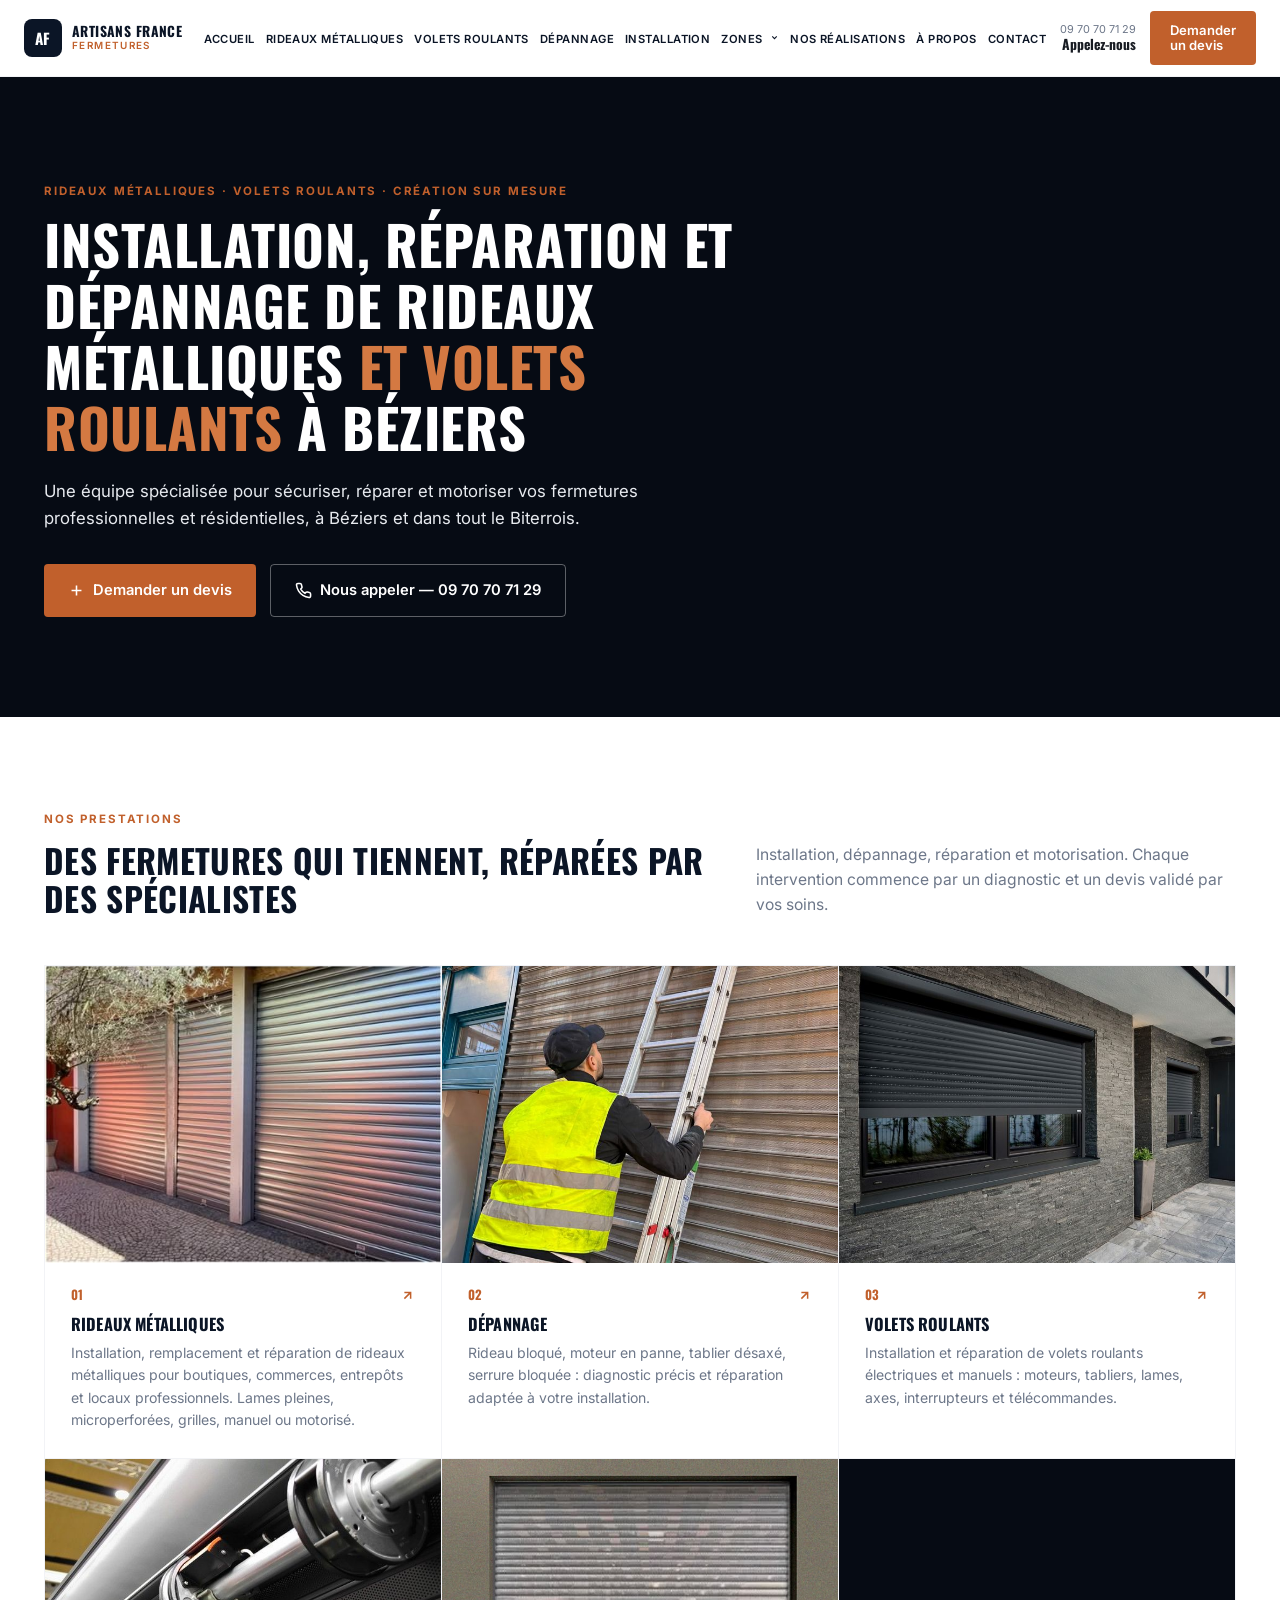
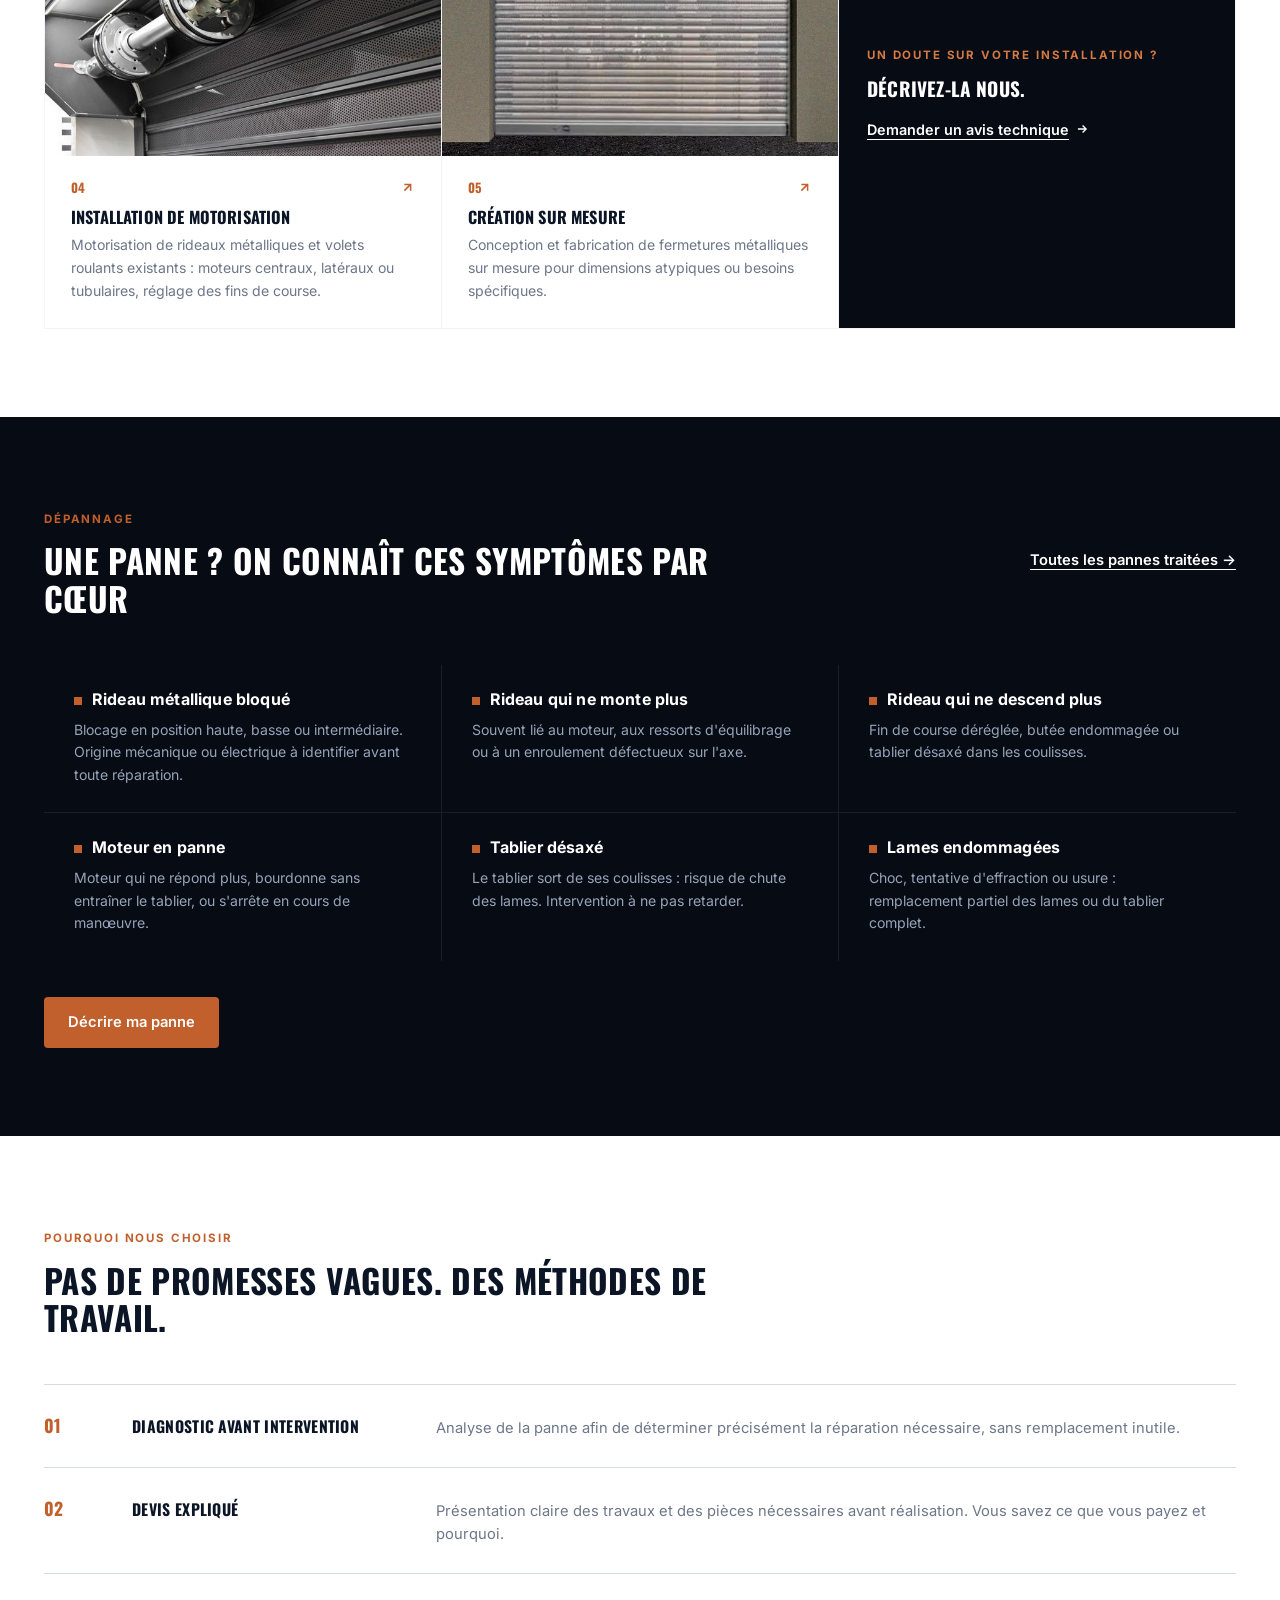
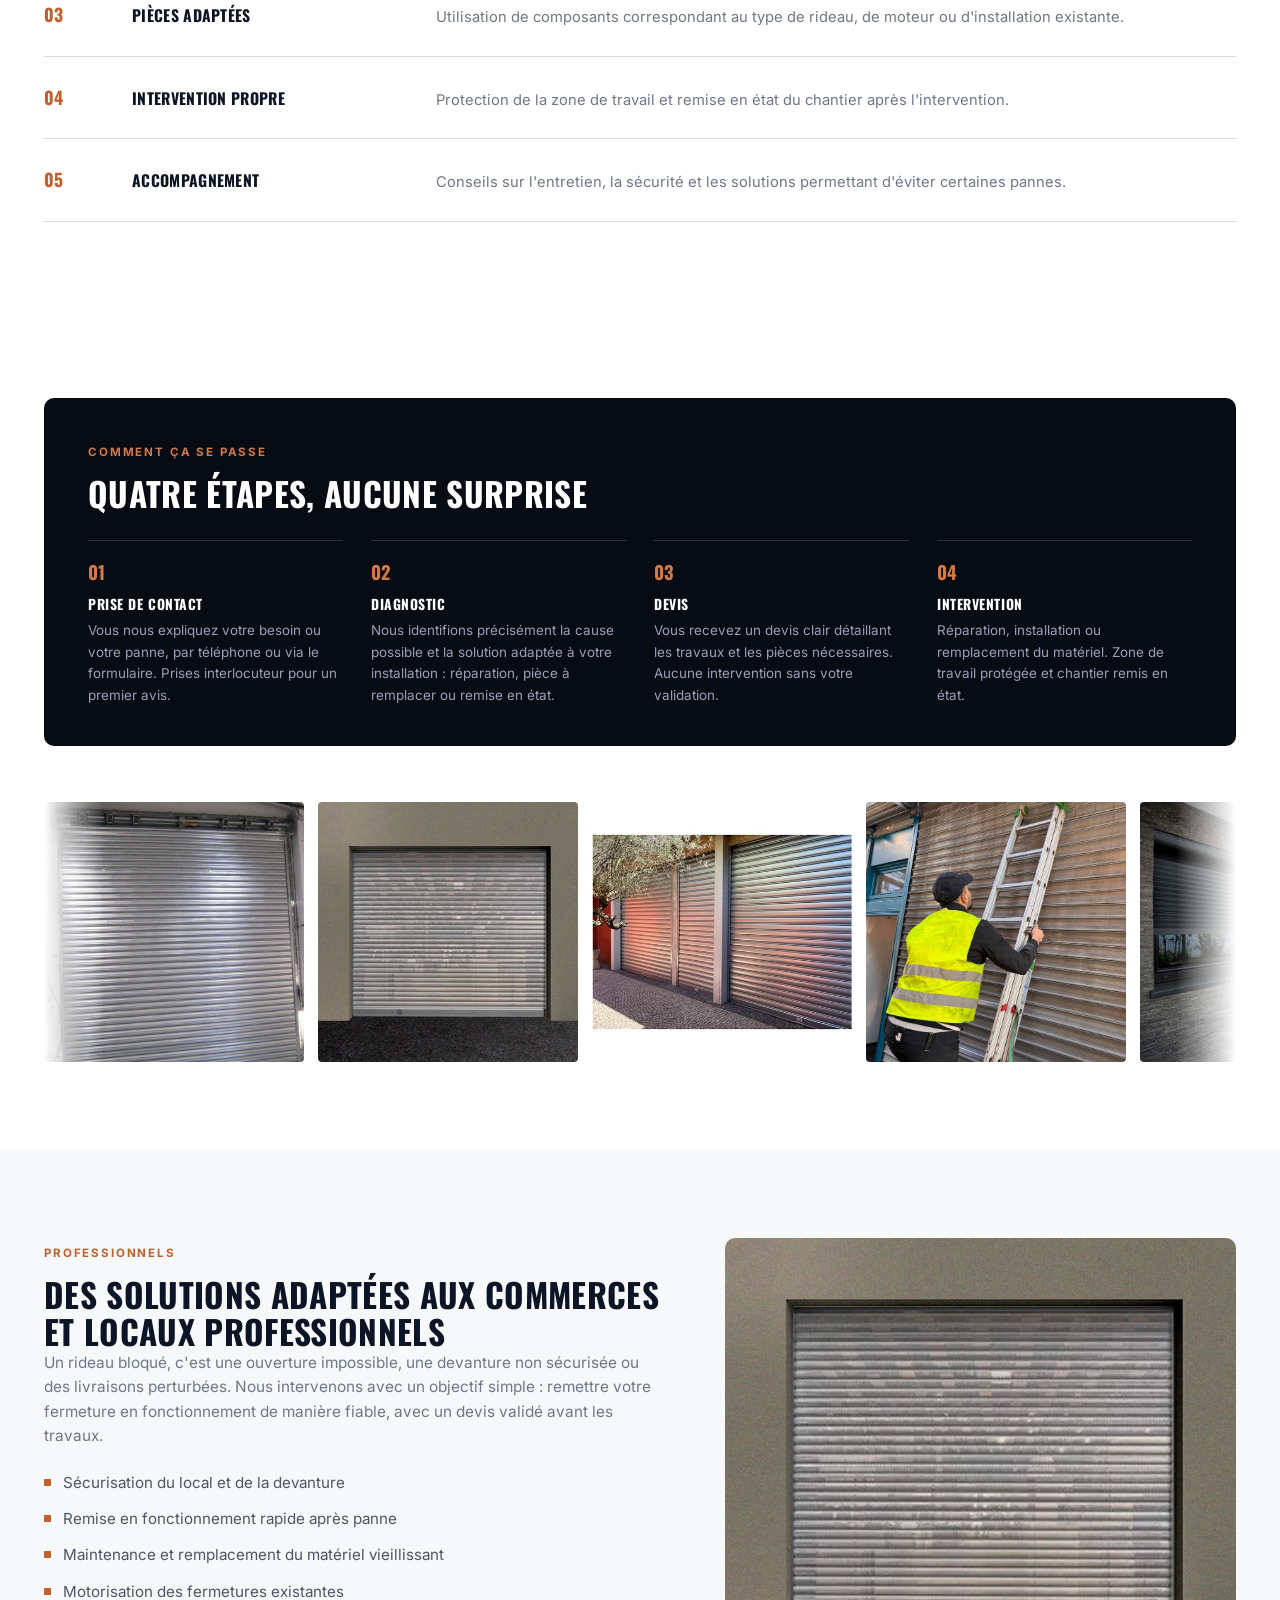
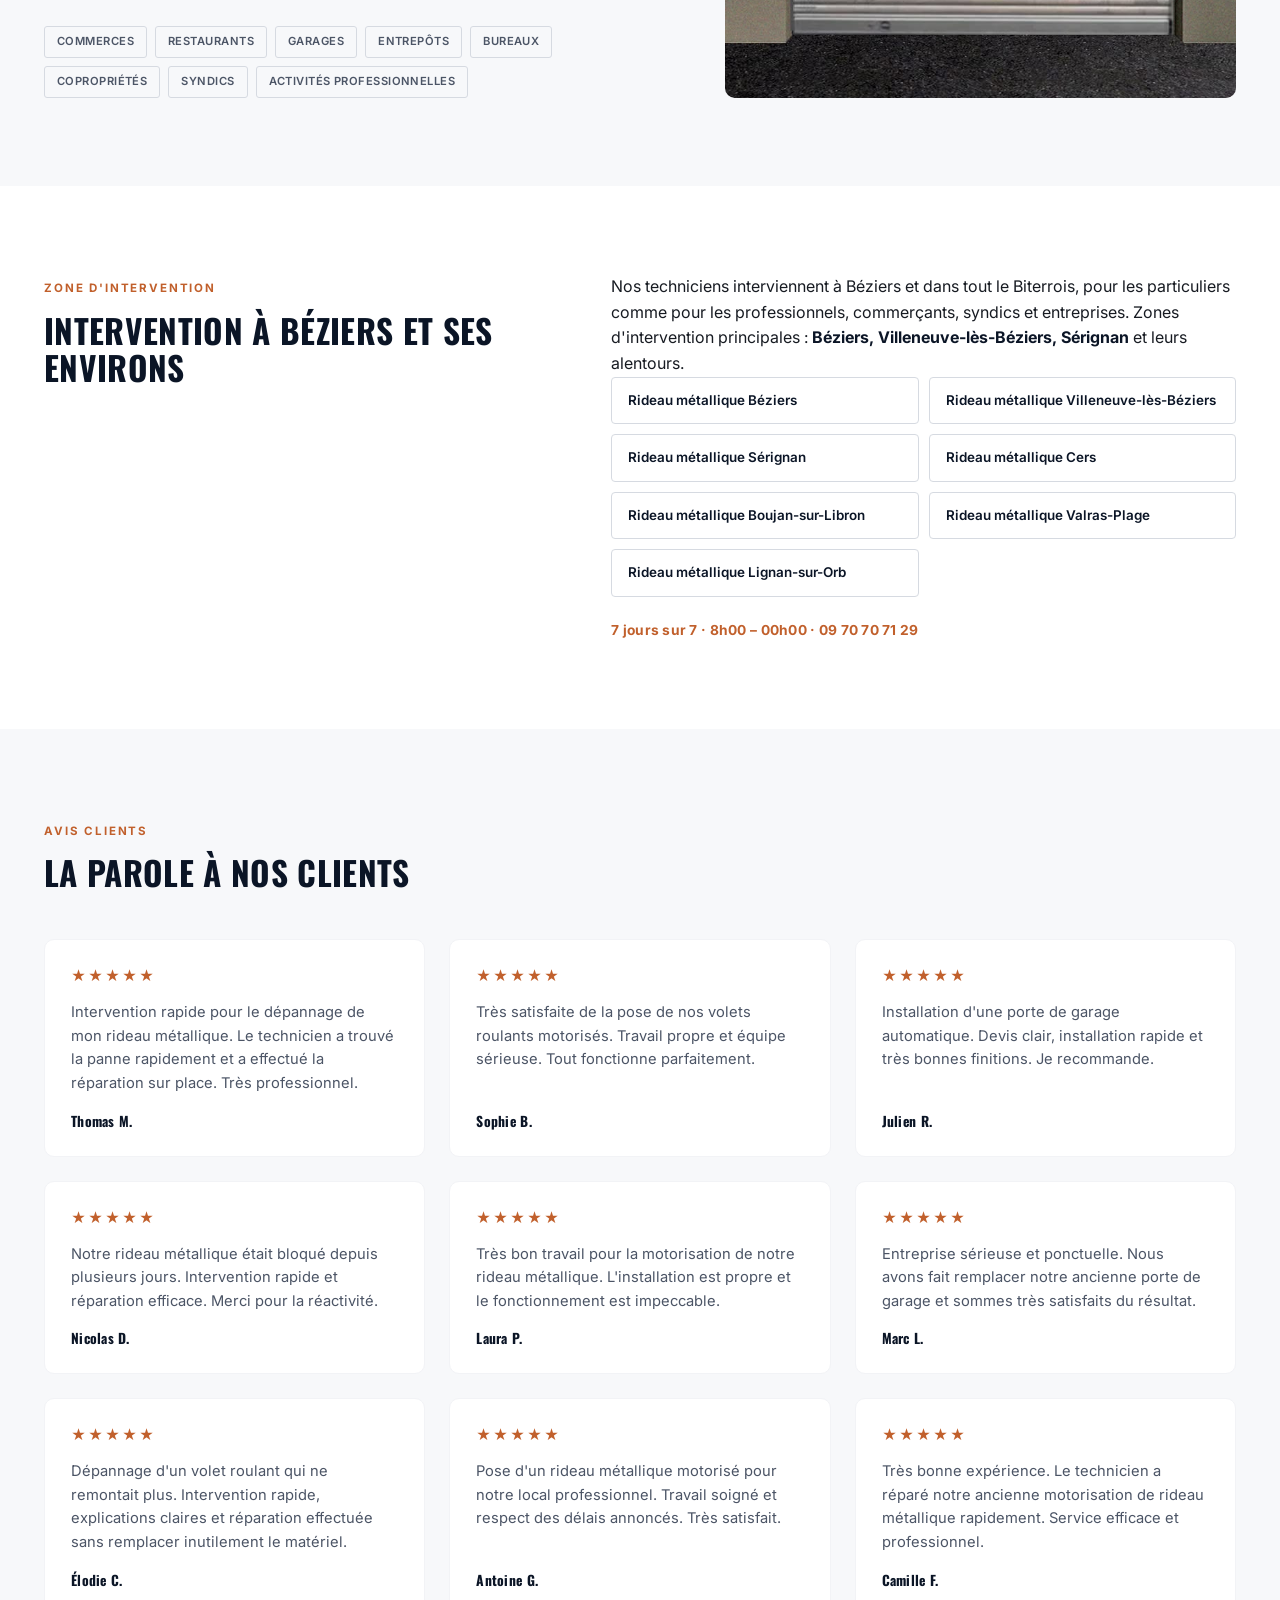
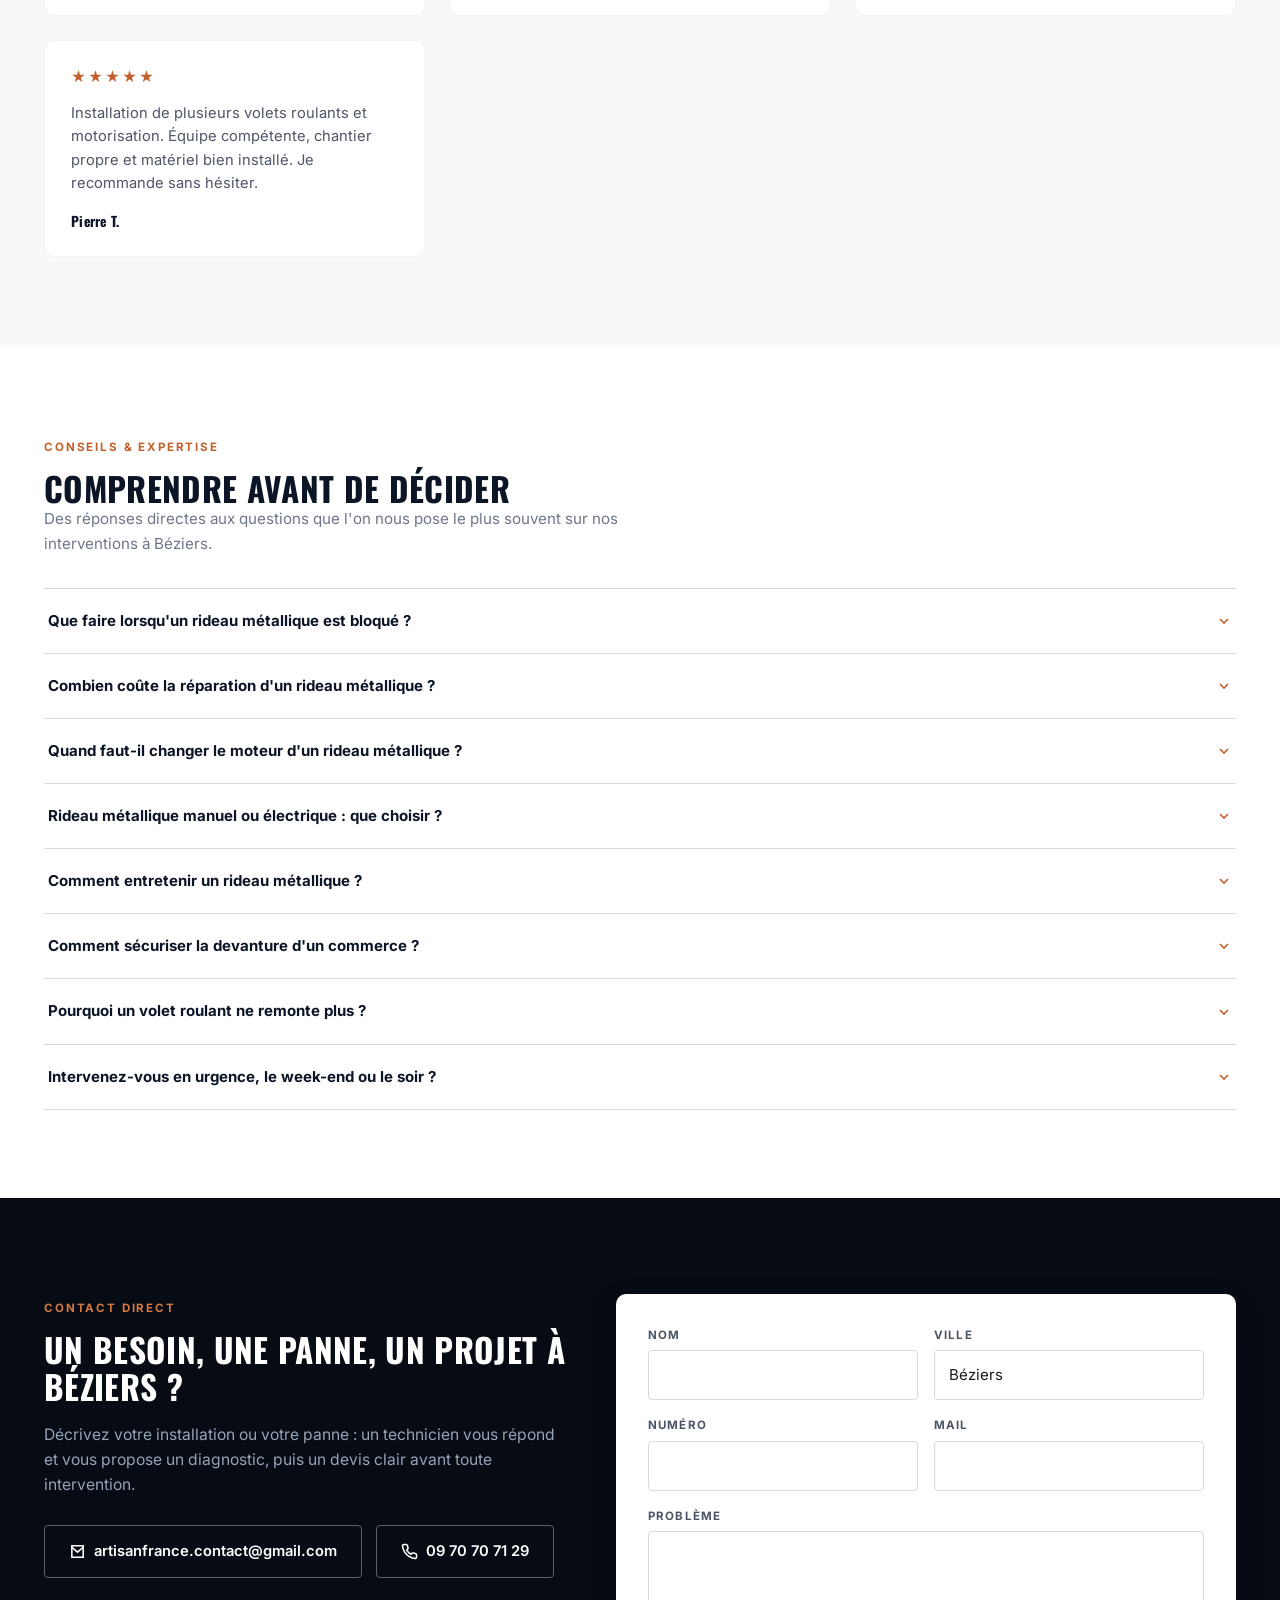
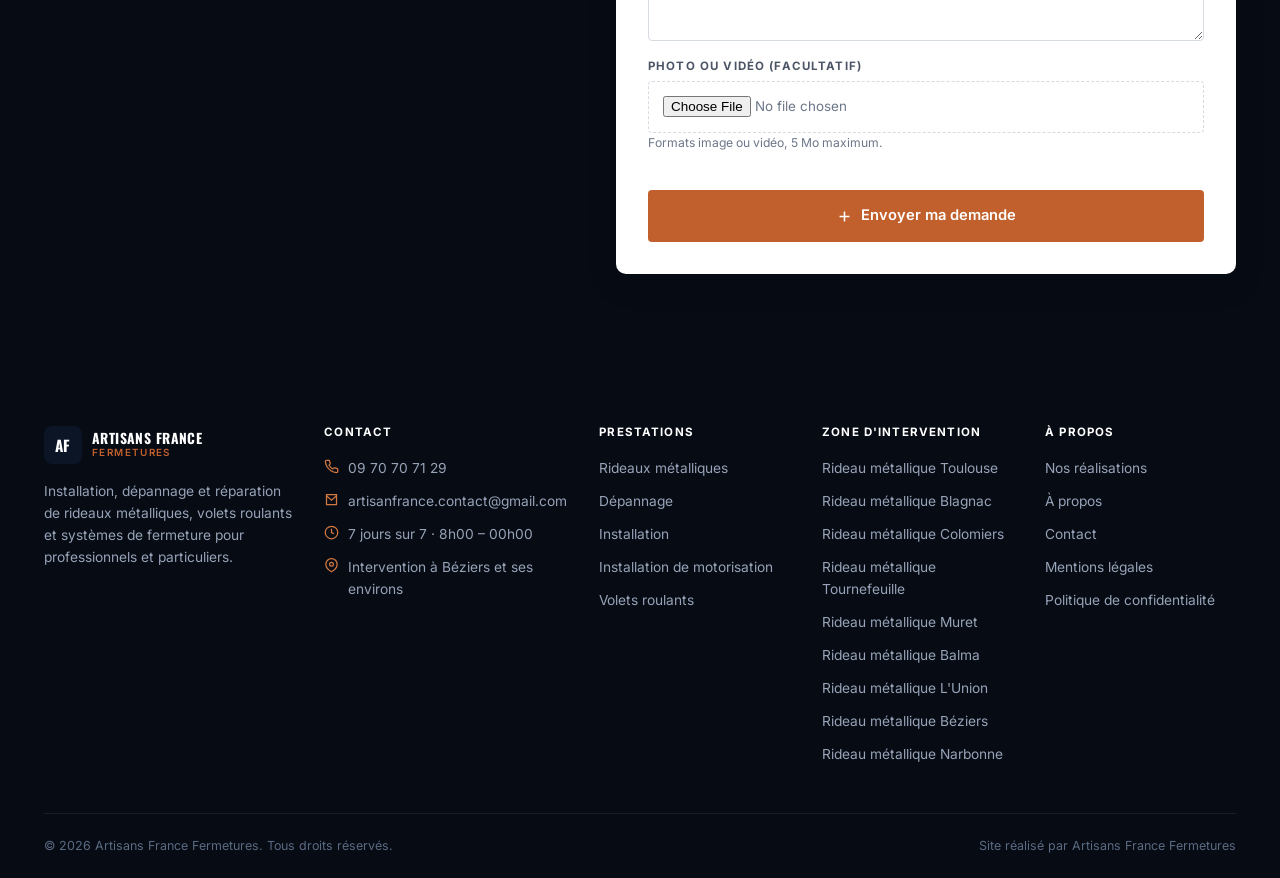
<file: beziers.html>
<!DOCTYPE html>
<html lang="fr">
<head>
<meta charset="UTF-8">
<meta name="viewport" content="width=device-width, initial-scale=1">
<title>Rideaux Métalliques, Volets Roulants & Fermetures à Béziers | Artisans France Fermetures</title>
<meta name="description" content="Installation, réparation, dépannage et motorisation de rideaux métalliques et volets roulants à Béziers et dans le Biterrois. Devis clair, intervention rapide.">
<meta name="theme-color" content="#060b14">
<link rel="preconnect" href="https://fonts.googleapis.com">
<link rel="preconnect" href="https://fonts.gstatic.com" crossorigin>
<link href="https://fonts.googleapis.com/css2?family=Oswald:wght@500;600;700&family=Inter:wght@400;500;600;700;800&display=swap" rel="stylesheet">
<link rel="stylesheet" href="css/style.css">
<link rel="icon" href="data:image/svg+xml,%3Csvg xmlns='http://www.w3.org/2000/svg' viewBox='0 0 100 100'%3E%3Crect width='100' height='100' rx='16' fill='%23060b14'/%3E%3Cpath d='M20 35h60M20 50h60M20 65h60' stroke='%23c1602c' stroke-width='8' stroke-linecap='round'/%3E%3C/svg%3E">
</head>
<body>

<!-- Header -->
<header class="site-header">
  <div class="container">
    <a href="index.html" class="brand">
      <span class="brand-mark">AF</span>
      <span class="brand-text"><strong>Artisans France</strong><span>Fermetures</span></span>
    </a>

    <button class="nav-toggle" aria-label="Ouvrir le menu" aria-expanded="false">
      <svg viewBox="0 0 24 24" fill="none" stroke="currentColor" stroke-width="2"><path d="M3 6h18M3 12h18M3 18h18" stroke-linecap="round"/></svg>
    </button>

    <nav class="main-nav">
      <ul>
        <li><a class="nav-link" href="index.html">Accueil</a></li>
        <li><a class="nav-link" href="rideaux-metalliques.html">Rideaux métalliques</a></li>
        <li><a class="nav-link" href="volets-roulants.html">Volets roulants</a></li>
        <li><a class="nav-link" href="depannage.html">Dépannage</a></li>
        <li><a class="nav-link" href="installation.html">Installation</a></li>
        <li class="has-dropdown">
          <a class="nav-link" href="#">Zones <svg viewBox="0 0 24 24" width="10" height="10" fill="none" stroke="currentColor" stroke-width="3"><path d="M6 9l6 6 6-6"/></svg></a>
          <ul class="dropdown-menu">
            <li><a class="active" href="beziers.html">Béziers</a></li>
            <li><a href="narbonne.html">Narbonne</a></li>
          </ul>
        </li>
        <li><a class="nav-link" href="#realisations">Nos réalisations</a></li>
        <li><a class="nav-link" href="#apropos">À propos</a></li>
        <li><a class="nav-link" href="#contact">Contact</a></li>
      </ul>
      <div class="header-cta">
        <div class="header-phone">
          <small>09 70 70 71 29</small>
          <strong>Appelez-nous</strong>
        </div>
        <a href="#contact" class="btn btn-primary"><span>Demander</span><span>un devis</span></a>
      </div>
    </nav>
    <div class="nav-backdrop"></div>
  </div>
</header>

<main id="top">

  <!-- HERO -->
  <section class="hero">
    <div class="hero-bg"><img src="Hero volet roulant.jpg" alt="Rideau métallique industriel" loading="eager"></div>
    <div class="container">
      <div class="hero-content reveal in">
        <div class="eyebrow">Rideaux métalliques · Volets roulants · Création sur mesure</div>
        <h1>Installation, réparation et dépannage de rideaux métalliques <em>et volets roulants</em> à Béziers</h1>
        <p class="lead">Une équipe spécialisée pour sécuriser, réparer et motoriser vos fermetures professionnelles et résidentielles, à Béziers et dans tout le Biterrois.</p>
        <div class="hero-actions">
          <a href="#contact" class="btn btn-primary"><svg viewBox="0 0 24 24" fill="none" stroke="currentColor" stroke-width="2.2"><path d="M12 5v14M5 12h14"/></svg> Demander un devis</a>
          <a href="tel:+33970707129" class="btn btn-outline"><svg viewBox="0 0 24 24" fill="none" stroke="currentColor" stroke-width="2.2"><path d="M22 16.92v3a2 2 0 0 1-2.18 2 19.79 19.79 0 0 1-8.63-3.07 19.5 19.5 0 0 1-6-6 19.79 19.79 0 0 1-3.07-8.67A2 2 0 0 1 4.11 2h3a2 2 0 0 1 2 1.72c.127.96.362 1.903.7 2.81a2 2 0 0 1-.45 2.11L8.09 9.91a16 16 0 0 0 6 6l1.27-1.27a2 2 0 0 1 2.11-.45c.907.338 1.85.573 2.81.7A2 2 0 0 1 22 16.92z"/></svg> Nous appeler — 09 70 70 71 29</a>
        </div>
      </div>
    </div>
  </section>

  <!-- SERVICES -->
  <section id="services" class="section">
    <div class="container">
      <div class="section-head reveal in">
        <div>
          <div class="eyebrow">Nos prestations</div>
          <h2>Des fermetures qui tiennent, réparées par des spécialistes</h2>
        </div>
        <p>Installation, dépannage, réparation et motorisation. Chaque intervention commence par un diagnostic et un devis validé par vos soins.</p>
      </div>

      <div class="services-grid">
        <a class="service-card reveal in" href="rideaux-metalliques.html">
          <div class="service-photo"><img src="rideaux metalique.jpg" alt="Rideaux métalliques" loading="lazy"></div>
          <div class="service-body">
            <div class="service-index-row"><span>01</span><svg viewBox="0 0 24 24" fill="none" stroke="currentColor" stroke-width="2.4"><path d="M7 17L17 7M7 7h10v10"/></svg></div>
            <h3>Rideaux métalliques</h3>
            <p>Installation, remplacement et réparation de rideaux métalliques pour boutiques, commerces, entrepôts et locaux professionnels. Lames pleines, microperforées, grilles, manuel ou motorisé.</p>
          </div>
        </a>
        <a class="service-card reveal in" href="depannage.html">
          <div class="service-photo"><img src="Dépannage Rideau Métallique.jpg" alt="Dépannage rideau métallique" loading="lazy"></div>
          <div class="service-body">
            <div class="service-index-row"><span>02</span><svg viewBox="0 0 24 24" fill="none" stroke="currentColor" stroke-width="2.4"><path d="M7 17L17 7M7 7h10v10"/></svg></div>
            <h3>Dépannage</h3>
            <p>Rideau bloqué, moteur en panne, tablier désaxé, serrure bloquée : diagnostic précis et réparation adaptée à votre installation.</p>
          </div>
        </a>
        <a class="service-card reveal in" href="volets-roulants.html">
          <div class="service-photo"><img src="Volet roulant.jpg" alt="Volets roulants" loading="lazy"></div>
          <div class="service-body">
            <div class="service-index-row"><span>03</span><svg viewBox="0 0 24 24" fill="none" stroke="currentColor" stroke-width="2.4"><path d="M7 17L17 7M7 7h10v10"/></svg></div>
            <h3>Volets roulants</h3>
            <p>Installation et réparation de volets roulants électriques et manuels : moteurs, tabliers, lames, axes, interrupteurs et télécommandes.</p>
          </div>
        </a>
        <a class="service-card reveal in" href="motorisation.html">
          <div class="service-photo"><img src="motorisation rideaux metalique.jpg" alt="Motorisation de rideau métallique" loading="lazy"></div>
          <div class="service-body">
            <div class="service-index-row"><span>04</span><svg viewBox="0 0 24 24" fill="none" stroke="currentColor" stroke-width="2.4"><path d="M7 17L17 7M7 7h10v10"/></svg></div>
            <h3>Installation de motorisation</h3>
            <p>Motorisation de rideaux métalliques et volets roulants existants : moteurs centraux, latéraux ou tubulaires, réglage des fins de course.</p>
          </div>
        </a>
        <a class="service-card reveal in" href="portes-de-garage.html">
          <div class="service-photo"><img src="Rideau métallique 2.jpg" alt="Création sur mesure" loading="lazy"></div>
          <div class="service-body">
            <div class="service-index-row"><span>05</span><svg viewBox="0 0 24 24" fill="none" stroke="currentColor" stroke-width="2.4"><path d="M7 17L17 7M7 7h10v10"/></svg></div>
            <h3>Création sur mesure</h3>
            <p>Conception et fabrication de fermetures métalliques sur mesure pour dimensions atypiques ou besoins spécifiques.</p>
          </div>
        </a>
        <div class="service-card service-card--cta reveal in">
          <div class="eyebrow">Un doute sur votre installation ?</div>
          <h3>Décrivez-la nous.</h3>
          <a href="#contact">Demander un avis technique <svg viewBox="0 0 24 24" width="14" height="14" fill="none" stroke="currentColor" stroke-width="2.4"><path d="M5 12h14M13 6l6 6-6 6"/></svg></a>
        </div>
      </div>
    </div>
  </section>

  <!-- DÉPANNAGE / SYMPTÔMES -->
  <section class="section section--dark">
    <div class="container">
      <div class="section-head section-head--link reveal in">
        <div>
          <div class="eyebrow">Dépannage</div>
          <h2>Une panne ? On connaît ces symptômes par cœur</h2>
        </div>
        <a class="section-link" href="depannage.html">Toutes les pannes traitées →</a>
      </div>

      <div class="symptoms-grid">
        <div class="symptom-card reveal in">
          <h3>Rideau métallique bloqué</h3>
          <p>Blocage en position haute, basse ou intermédiaire. Origine mécanique ou électrique à identifier avant toute réparation.</p>
        </div>
        <div class="symptom-card reveal in">
          <h3>Rideau qui ne monte plus</h3>
          <p>Souvent lié au moteur, aux ressorts d'équilibrage ou à un enroulement défectueux sur l'axe.</p>
        </div>
        <div class="symptom-card reveal in">
          <h3>Rideau qui ne descend plus</h3>
          <p>Fin de course déréglée, butée endommagée ou tablier désaxé dans les coulisses.</p>
        </div>
        <div class="symptom-card reveal in">
          <h3>Moteur en panne</h3>
          <p>Moteur qui ne répond plus, bourdonne sans entraîner le tablier, ou s'arrête en cours de manœuvre.</p>
        </div>
        <div class="symptom-card reveal in">
          <h3>Tablier désaxé</h3>
          <p>Le tablier sort de ses coulisses : risque de chute des lames. Intervention à ne pas retarder.</p>
        </div>
        <div class="symptom-card reveal in">
          <h3>Lames endommagées</h3>
          <p>Choc, tentative d'effraction ou usure : remplacement partiel des lames ou du tablier complet.</p>
        </div>
      </div>

      <a href="depannage.html" class="btn btn-primary reveal in">Décrire ma panne</a>
    </div>
  </section>

  <!-- POURQUOI NOUS CHOISIR -->
  <section id="apropos" class="section">
    <div class="container">
      <div class="section-head reveal in">
        <div>
          <div class="eyebrow">Pourquoi nous choisir</div>
          <h2>Pas de promesses vagues. Des méthodes de travail.</h2>
        </div>
      </div>

      <div class="reasons-list">
        <div class="reason-row reveal in">
          <span class="reason-num">01</span>
          <h3>Diagnostic avant intervention</h3>
          <p>Analyse de la panne afin de déterminer précisément la réparation nécessaire, sans remplacement inutile.</p>
        </div>
        <div class="reason-row reveal in">
          <span class="reason-num">02</span>
          <h3>Devis expliqué</h3>
          <p>Présentation claire des travaux et des pièces nécessaires avant réalisation. Vous savez ce que vous payez et pourquoi.</p>
        </div>
        <div class="reason-row reveal in">
          <span class="reason-num">03</span>
          <h3>Pièces adaptées</h3>
          <p>Utilisation de composants correspondant au type de rideau, de moteur ou d'installation existante.</p>
        </div>
        <div class="reason-row reveal in">
          <span class="reason-num">04</span>
          <h3>Intervention propre</h3>
          <p>Protection de la zone de travail et remise en état du chantier après l'intervention.</p>
        </div>
        <div class="reason-row reveal in">
          <span class="reason-num">05</span>
          <h3>Accompagnement</h3>
          <p>Conseils sur l'entretien, la sécurité et les solutions permettant d'éviter certaines pannes.</p>
        </div>
      </div>
    </div>
  </section>

  <!-- COMMENT ÇA SE PASSE + RÉALISATIONS -->
  <section class="section">
    <div class="container">
      <div class="process-panel reveal in">
        <div class="eyebrow">Comment ça se passe</div>
        <h2>Quatre étapes, aucune surprise</h2>
        <div class="process-steps">
          <div class="process-step"><span class="step-num">01</span><h3>Prise de contact</h3><p>Vous nous expliquez votre besoin ou votre panne, par téléphone ou via le formulaire. Prises interlocuteur pour un premier avis.</p></div>
          <div class="process-step"><span class="step-num">02</span><h3>Diagnostic</h3><p>Nous identifions précisément la cause possible et la solution adaptée à votre installation : réparation, pièce à remplacer ou remise en état.</p></div>
          <div class="process-step"><span class="step-num">03</span><h3>Devis</h3><p>Vous recevez un devis clair détaillant les travaux et les pièces nécessaires. Aucune intervention sans votre validation.</p></div>
          <div class="process-step"><span class="step-num">04</span><h3>Intervention</h3><p>Réparation, installation ou remplacement du matériel. Zone de travail protégée et chantier remis en état.</p></div>
        </div>
      </div>

      <div id="realisations">
        <div class="works-scroll">
          <div class="works-track">
            <div class="works-item"><img src="rideau metalique 1.jpg" alt="Réalisation rideau métallique" loading="lazy"></div>
            <div class="works-item"><img src="Rideau métallique 2.jpg" alt="Réalisation rideau métallique" loading="lazy"></div>
            <div class="works-item"><img src="rideaux metalique.jpg" alt="Réalisation rideau métallique" loading="lazy"></div>
            <div class="works-item"><img src="Dépannage Rideau Métallique.jpg" alt="Réalisation dépannage" loading="lazy"></div>
            <div class="works-item"><img src="Volet roulant.jpg" alt="Réalisation volet roulant" loading="lazy"></div>
            <div class="works-item"><img src="Volets roulant 2.jpg" alt="Réalisation volet roulant" loading="lazy"></div>
            <div class="works-item"><img src="volet roulant 1.jpg" alt="Réalisation volet roulant" loading="lazy"></div>
            <div class="works-item"><img src="motorisation rideaux metalique.jpg" alt="Réalisation motorisation" loading="lazy"></div>
            <div class="works-item"><img src="motorisation 1.jpg" alt="Réalisation motorisation" loading="lazy"></div>
            <div class="works-item"><img src="Hero volet roulant.jpg" alt="Réalisation volet roulant" loading="lazy"></div>
            <div class="works-item" aria-hidden="true"><img src="rideau metalique 1.jpg" alt="" loading="lazy"></div>
            <div class="works-item" aria-hidden="true"><img src="Rideau métallique 2.jpg" alt="" loading="lazy"></div>
            <div class="works-item" aria-hidden="true"><img src="rideaux metalique.jpg" alt="" loading="lazy"></div>
            <div class="works-item" aria-hidden="true"><img src="Dépannage Rideau Métallique.jpg" alt="" loading="lazy"></div>
            <div class="works-item" aria-hidden="true"><img src="Volet roulant.jpg" alt="" loading="lazy"></div>
            <div class="works-item" aria-hidden="true"><img src="Volets roulant 2.jpg" alt="" loading="lazy"></div>
            <div class="works-item" aria-hidden="true"><img src="volet roulant 1.jpg" alt="" loading="lazy"></div>
            <div class="works-item" aria-hidden="true"><img src="motorisation rideaux metalique.jpg" alt="" loading="lazy"></div>
            <div class="works-item" aria-hidden="true"><img src="motorisation 1.jpg" alt="" loading="lazy"></div>
            <div class="works-item" aria-hidden="true"><img src="Hero volet roulant.jpg" alt="" loading="lazy"></div>
          </div>
        </div>
      </div>
    </div>
  </section>

  <!-- PROFESSIONNELS -->
  <section class="section section--gray">
    <div class="container">
      <div class="pro-grid">
        <div class="reveal in">
          <div class="eyebrow">Professionnels</div>
          <h2>Des solutions adaptées aux commerces et locaux professionnels</h2>
          <p class="lead-p">Un rideau bloqué, c'est une ouverture impossible, une devanture non sécurisée ou des livraisons perturbées. Nous intervenons avec un objectif simple : remettre votre fermeture en fonctionnement de manière fiable, avec un devis validé avant les travaux.</p>
          <ul class="content-list">
            <li>Sécurisation du local et de la devanture</li>
            <li>Remise en fonctionnement rapide après panne</li>
            <li>Maintenance et remplacement du matériel vieillissant</li>
            <li>Motorisation des fermetures existantes</li>
          </ul>
          <div class="tag-list">
            <span class="tag-pill">Commerces</span>
            <span class="tag-pill">Restaurants</span>
            <span class="tag-pill">Garages</span>
            <span class="tag-pill">Entrepôts</span>
            <span class="tag-pill">Bureaux</span>
            <span class="tag-pill">Copropriétés</span>
            <span class="tag-pill">Syndics</span>
            <span class="tag-pill">Activités professionnelles</span>
          </div>
        </div>
        <div class="pro-photo reveal in">
          <img src="Rideau métallique 2.jpg" alt="Création sur mesure de fermetures métalliques" loading="lazy">
        </div>
      </div>
    </div>
  </section>

  <!-- ZONE D'INTERVENTION -->
  <section class="section">
    <div class="container">
      <div class="zone-grid">
        <div class="zone-intro reveal in">
          <div class="eyebrow">Zone d'intervention</div>
          <h2>Intervention à Béziers et ses environs</h2>
        </div>
        <div class="reveal in">
          <p>Nos techniciens interviennent à Béziers et dans tout le Biterrois, pour les particuliers comme pour les professionnels, commerçants, syndics et entreprises. Zones d'intervention principales : <strong>Béziers, Villeneuve-lès-Béziers, Sérignan</strong> et leurs alentours.</p>
          <div class="zone-pills">
            <a class="zone-pill" href="rideaux-metalliques.html">Rideau métallique Béziers</a>
            <a class="zone-pill" href="rideaux-metalliques.html">Rideau métallique Villeneuve-lès-Béziers</a>
            <a class="zone-pill" href="rideaux-metalliques.html">Rideau métallique Sérignan</a>
            <a class="zone-pill" href="rideaux-metalliques.html">Rideau métallique Cers</a>
            <a class="zone-pill" href="rideaux-metalliques.html">Rideau métallique Boujan-sur-Libron</a>
            <a class="zone-pill" href="rideaux-metalliques.html">Rideau métallique Valras-Plage</a>
            <a class="zone-pill" href="rideaux-metalliques.html">Rideau métallique Lignan-sur-Orb</a>
          </div>
          <div class="zone-hours">7 jours sur 7 · 8h00 – 00h00 · 09 70 70 71 29</div>
        </div>
      </div>
    </div>
  </section>

  <!-- AVIS CLIENTS -->
  <section class="section section--gray">
    <div class="container">
      <div class="section-head reveal in">
        <div>
          <div class="eyebrow">Avis clients</div>
          <h2>La parole à nos clients</h2>
        </div>
      </div>
      <div class="reviews-grid">
        <div class="review-card reveal in">
          <div class="review-stars">★★★★★</div>
          <p class="review-text">Intervention rapide pour le dépannage de mon rideau métallique. Le technicien a trouvé la panne rapidement et a effectué la réparation sur place. Très professionnel.</p>
          <div class="review-author">Thomas M.</div>
        </div>
        <div class="review-card reveal in">
          <div class="review-stars">★★★★★</div>
          <p class="review-text">Très satisfaite de la pose de nos volets roulants motorisés. Travail propre et équipe sérieuse. Tout fonctionne parfaitement.</p>
          <div class="review-author">Sophie B.</div>
        </div>
        <div class="review-card reveal in">
          <div class="review-stars">★★★★★</div>
          <p class="review-text">Installation d'une porte de garage automatique. Devis clair, installation rapide et très bonnes finitions. Je recommande.</p>
          <div class="review-author">Julien R.</div>
        </div>
        <div class="review-card reveal in">
          <div class="review-stars">★★★★★</div>
          <p class="review-text">Notre rideau métallique était bloqué depuis plusieurs jours. Intervention rapide et réparation efficace. Merci pour la réactivité.</p>
          <div class="review-author">Nicolas D.</div>
        </div>
        <div class="review-card reveal in">
          <div class="review-stars">★★★★★</div>
          <p class="review-text">Très bon travail pour la motorisation de notre rideau métallique. L'installation est propre et le fonctionnement est impeccable.</p>
          <div class="review-author">Laura P.</div>
        </div>
        <div class="review-card reveal in">
          <div class="review-stars">★★★★★</div>
          <p class="review-text">Entreprise sérieuse et ponctuelle. Nous avons fait remplacer notre ancienne porte de garage et sommes très satisfaits du résultat.</p>
          <div class="review-author">Marc L.</div>
        </div>
        <div class="review-card reveal in">
          <div class="review-stars">★★★★★</div>
          <p class="review-text">Dépannage d'un volet roulant qui ne remontait plus. Intervention rapide, explications claires et réparation effectuée sans remplacer inutilement le matériel.</p>
          <div class="review-author">Élodie C.</div>
        </div>
        <div class="review-card reveal in">
          <div class="review-stars">★★★★★</div>
          <p class="review-text">Pose d'un rideau métallique motorisé pour notre local professionnel. Travail soigné et respect des délais annoncés. Très satisfait.</p>
          <div class="review-author">Antoine G.</div>
        </div>
        <div class="review-card reveal in">
          <div class="review-stars">★★★★★</div>
          <p class="review-text">Très bonne expérience. Le technicien a réparé notre ancienne motorisation de rideau métallique rapidement. Service efficace et professionnel.</p>
          <div class="review-author">Camille F.</div>
        </div>
        <div class="review-card reveal in">
          <div class="review-stars">★★★★★</div>
          <p class="review-text">Installation de plusieurs volets roulants et motorisation. Équipe compétente, chantier propre et matériel bien installé. Je recommande sans hésiter.</p>
          <div class="review-author">Pierre T.</div>
        </div>
      </div>
    </div>
  </section>

  <!-- FAQ -->
  <section class="section">
    <div class="container">
      <div class="eyebrow">Conseils &amp; expertise</div>
      <h2>Comprendre avant de décider</h2>
      <p class="faq-intro">Des réponses directes aux questions que l'on nous pose le plus souvent sur nos interventions à Béziers.</p>

      <div class="faq-list">
        <div class="faq-item">
          <button class="faq-q">Que faire lorsqu'un rideau métallique est bloqué ? <svg viewBox="0 0 24 24" fill="none" stroke="currentColor" stroke-width="2.4"><path d="M6 9l6 6 6-6"/></svg></button>
          <div class="faq-a"><p>Ne forcez pas manuellement ni avec le moteur : cela peut aggraver le blocage ou endommager le tablier. Coupez l'alimentation si le rideau est motorisé et contactez un technicien pour un diagnostic.</p></div>
        </div>
        <div class="faq-item">
          <button class="faq-q">Combien coûte la réparation d'un rideau métallique ? <svg viewBox="0 0 24 24" fill="none" stroke="currentColor" stroke-width="2.4"><path d="M6 9l6 6 6-6"/></svg></button>
          <div class="faq-a"><p>Le coût dépend de la panne (moteur, tablier, ressorts, lames) et du type d'installation. Un diagnostic sur place permet d'établir un devis précis avant toute intervention.</p></div>
        </div>
        <div class="faq-item">
          <button class="faq-q">Quand faut-il changer le moteur d'un rideau métallique ? <svg viewBox="0 0 24 24" fill="none" stroke="currentColor" stroke-width="2.4"><path d="M6 9l6 6 6-6"/></svg></button>
          <div class="faq-a"><p>Lorsque le moteur bourdonne sans entraîner le tablier, s'arrête en cours de manœuvre ou ne répond plus du tout, un remplacement est généralement nécessaire après vérification des autres composants.</p></div>
        </div>
        <div class="faq-item">
          <button class="faq-q">Rideau métallique manuel ou électrique : que choisir ? <svg viewBox="0 0 24 24" fill="none" stroke="currentColor" stroke-width="2.4"><path d="M6 9l6 6 6-6"/></svg></button>
          <div class="faq-a"><p>Le manuel est plus économique et sans entretien électrique ; le motorisé apporte un confort d'usage quotidien. Le choix dépend de la fréquence d'utilisation et de la taille du rideau.</p></div>
        </div>
        <div class="faq-item">
          <button class="faq-q">Comment entretenir un rideau métallique ? <svg viewBox="0 0 24 24" fill="none" stroke="currentColor" stroke-width="2.4"><path d="M6 9l6 6 6-6"/></svg></button>
          <div class="faq-a"><p>Un graissage régulier des coulisses et de l'axe, ainsi qu'une vérification annuelle des fixations et du moteur, permettent d'éviter la plupart des pannes.</p></div>
        </div>
        <div class="faq-item">
          <button class="faq-q">Comment sécuriser la devanture d'un commerce ? <svg viewBox="0 0 24 24" fill="none" stroke="currentColor" stroke-width="2.4"><path d="M6 9l6 6 6-6"/></svg></button>
          <div class="faq-a"><p>Un rideau à lames pleines ou une grille avec serrure à points d'ancrage renforcés reste la solution la plus efficace contre les tentatives d'effraction.</p></div>
        </div>
        <div class="faq-item">
          <button class="faq-q">Pourquoi un volet roulant ne remonte plus ? <svg viewBox="0 0 24 24" fill="none" stroke="currentColor" stroke-width="2.4"><path d="M6 9l6 6 6-6"/></svg></button>
          <div class="faq-a"><p>Cela vient souvent d'un moteur en fin de vie, d'une sangle cassée ou d'un axe d'enroulement défectueux. Un diagnostic permet d'identifier précisément la cause.</p></div>
        </div>
        <div class="faq-item">
          <button class="faq-q">Intervenez-vous en urgence, le week-end ou le soir ? <svg viewBox="0 0 24 24" fill="none" stroke="currentColor" stroke-width="2.4"><path d="M6 9l6 6 6-6"/></svg></button>
          <div class="faq-a"><p>Oui, nos équipes interviennent 7 jours sur 7 de 8h00 à 00h00, y compris pour les urgences de sécurisation après effraction ou blocage total.</p></div>
        </div>
      </div>
    </div>
  </section>

  <!-- CONTACT CTA -->
  <section id="contact" class="section contact-cta">
    <div class="container">
      <div class="contact-grid">
        <div class="contact-pitch">
          <div class="eyebrow">Contact direct</div>
          <h2>Un besoin, une panne, un projet à Béziers ?</h2>
          <p>Décrivez votre installation ou votre panne : un technicien vous répond et vous propose un diagnostic, puis un devis clair avant toute intervention.</p>
          <div class="contact-cta-actions">
            <a href="mailto:artisanfrance.contact@gmail.com" class="btn btn-outline"><svg viewBox="0 0 24 24" fill="none" stroke="currentColor" stroke-width="2.2"><path d="M4 4h16v16H4z"/><path d="M4 6l8 7 8-7"/></svg> artisanfrance.contact@gmail.com</a>
            <a href="tel:+33970707129" class="btn btn-outline"><svg viewBox="0 0 24 24" fill="none" stroke="currentColor" stroke-width="2.2"><path d="M22 16.92v3a2 2 0 0 1-2.18 2 19.79 19.79 0 0 1-8.63-3.07 19.5 19.5 0 0 1-6-6 19.79 19.79 0 0 1-3.07-8.67A2 2 0 0 1 4.11 2h3a2 2 0 0 1 2 1.72c.127.96.362 1.903.7 2.81a2 2 0 0 1-.45 2.11L8.09 9.91a16 16 0 0 0 6 6l1.27-1.27a2 2 0 0 1 2.11-.45c.907.338 1.85.573 2.81.7A2 2 0 0 1 22 16.92z"/></svg> 09 70 70 71 29</a>
          </div>
        </div>

        <form id="quote-form" class="contact-form-card" action="https://formsubmit.co/ajax/artisanfrance.contact@gmail.com" method="POST" enctype="multipart/form-data">
          <input type="hidden" name="_subject" value="Nouvelle demande — Artisans France Fermetures (Béziers)">
          <input type="hidden" name="_template" value="table">
          <input type="hidden" name="_captcha" value="false">
          <input type="text" name="_honey" style="display:none" tabindex="-1" autocomplete="off">

          <div class="form-row">
            <div class="form-field">
              <label for="f-nom">Nom</label>
              <input type="text" id="f-nom" name="Nom" required>
            </div>
            <div class="form-field">
              <label for="f-ville">Ville</label>
              <input type="text" id="f-ville" name="Ville" value="Béziers" required>
            </div>
          </div>
          <div class="form-row">
            <div class="form-field">
              <label for="f-tel">Numéro</label>
              <input type="tel" id="f-tel" name="Numéro" required>
            </div>
            <div class="form-field">
              <label for="f-mail">Mail</label>
              <input type="email" id="f-mail" name="Mail" required>
            </div>
          </div>
          <div class="form-field">
            <label for="f-probleme">Problème</label>
            <textarea id="f-probleme" name="Problème" required></textarea>
          </div>
          <div class="form-field">
            <label for="f-media">Photo ou vidéo (facultatif)</label>
            <input type="file" id="f-media" name="Photo ou vidéo" accept="image/*,video/*">
            <span class="form-note">Formats image ou vidéo, 5 Mo maximum.</span>
          </div>

          <button type="submit" class="btn btn-primary"><svg viewBox="0 0 24 24" fill="none" stroke="currentColor" stroke-width="2.2"><path d="M12 5v14M5 12h14"/></svg> Envoyer ma demande</button>
          <div class="form-success">Merci, votre demande a bien été envoyée. Un technicien vous recontacte rapidement.</div>
        </form>
      </div>
    </div>
  </section>

</main>

<!-- FOOTER -->
<footer class="site-footer">
  <div class="container">
    <div class="footer-grid">
      <div class="footer-brand">
        <a href="index.html" class="brand">
          <span class="brand-mark">AF</span>
          <span class="brand-text"><strong>Artisans France</strong><span>Fermetures</span></span>
        </a>
        <p>Installation, dépannage et réparation de rideaux métalliques, volets roulants et systèmes de fermeture pour professionnels et particuliers.</p>
      </div>
      <div class="footer-col">
        <h4>Contact</h4>
        <ul class="footer-contact">
          <li><svg viewBox="0 0 24 24" fill="none" stroke="currentColor" stroke-width="2"><path d="M22 16.92v3a2 2 0 0 1-2.18 2 19.79 19.79 0 0 1-8.63-3.07 19.5 19.5 0 0 1-6-6 19.79 19.79 0 0 1-3.07-8.67A2 2 0 0 1 4.11 2h3a2 2 0 0 1 2 1.72c.127.96.362 1.903.7 2.81a2 2 0 0 1-.45 2.11L8.09 9.91a16 16 0 0 0 6 6l1.27-1.27a2 2 0 0 1 2.11-.45c.907.338 1.85.573 2.81.7A2 2 0 0 1 22 16.92z"/></svg><a href="tel:+33970707129">09 70 70 71 29</a></li>
          <li><svg viewBox="0 0 24 24" fill="none" stroke="currentColor" stroke-width="2"><path d="M4 4h16v16H4z"/><path d="M4 6l8 7 8-7"/></svg><a href="mailto:artisanfrance.contact@gmail.com">artisanfrance.contact@gmail.com</a></li>
          <li><svg viewBox="0 0 24 24" fill="none" stroke="currentColor" stroke-width="2"><circle cx="12" cy="12" r="10"/><path d="M12 6v6l4 2"/></svg><span>7 jours sur 7 · 8h00 – 00h00</span></li>
          <li><svg viewBox="0 0 24 24" fill="none" stroke="currentColor" stroke-width="2"><path d="M21 10c0 7-9 12-9 12s-9-5-9-12a9 9 0 1 1 18 0z"/><circle cx="12" cy="10" r="3"/></svg><span>Intervention à Béziers et ses environs</span></li>
        </ul>
      </div>
      <div class="footer-col">
        <h4>Prestations</h4>
        <ul>
          <li><a href="rideaux-metalliques.html">Rideaux métalliques</a></li>
          <li><a href="depannage.html">Dépannage</a></li>
          <li><a href="installation.html">Installation</a></li>
          <li><a href="motorisation.html">Installation de motorisation</a></li>
          <li><a href="volets-roulants.html">Volets roulants</a></li>
        </ul>
      </div>
      <div class="footer-col">
        <h4>Zone d'intervention</h4>
        <ul>
          <li><a href="rideaux-metalliques.html">Rideau métallique Toulouse</a></li>
          <li><a href="rideaux-metalliques.html">Rideau métallique Blagnac</a></li>
          <li><a href="rideaux-metalliques.html">Rideau métallique Colomiers</a></li>
          <li><a href="rideaux-metalliques.html">Rideau métallique Tournefeuille</a></li>
          <li><a href="rideaux-metalliques.html">Rideau métallique Muret</a></li>
          <li><a href="rideaux-metalliques.html">Rideau métallique Balma</a></li>
          <li><a href="rideaux-metalliques.html">Rideau métallique L'Union</a></li>
          <li><a href="beziers.html">Rideau métallique Béziers</a></li>
          <li><a href="narbonne.html">Rideau métallique Narbonne</a></li>
        </ul>
      </div>
      <div class="footer-col">
        <h4>À propos</h4>
        <ul>
          <li><a href="#realisations">Nos réalisations</a></li>
          <li><a href="#apropos">À propos</a></li>
          <li><a href="#contact">Contact</a></li>
          <li><a href="#">Mentions légales</a></li>
          <li><a href="#">Politique de confidentialité</a></li>
        </ul>
      </div>
    </div>
    <div class="footer-bottom">
      <span>© 2026 Artisans France Fermetures. Tous droits réservés.</span>
      <span>Site réalisé par Artisans France Fermetures</span>
    </div>
  </div>
</footer>

<script src="js/main.js"></script>
</body>
</html>
</file>
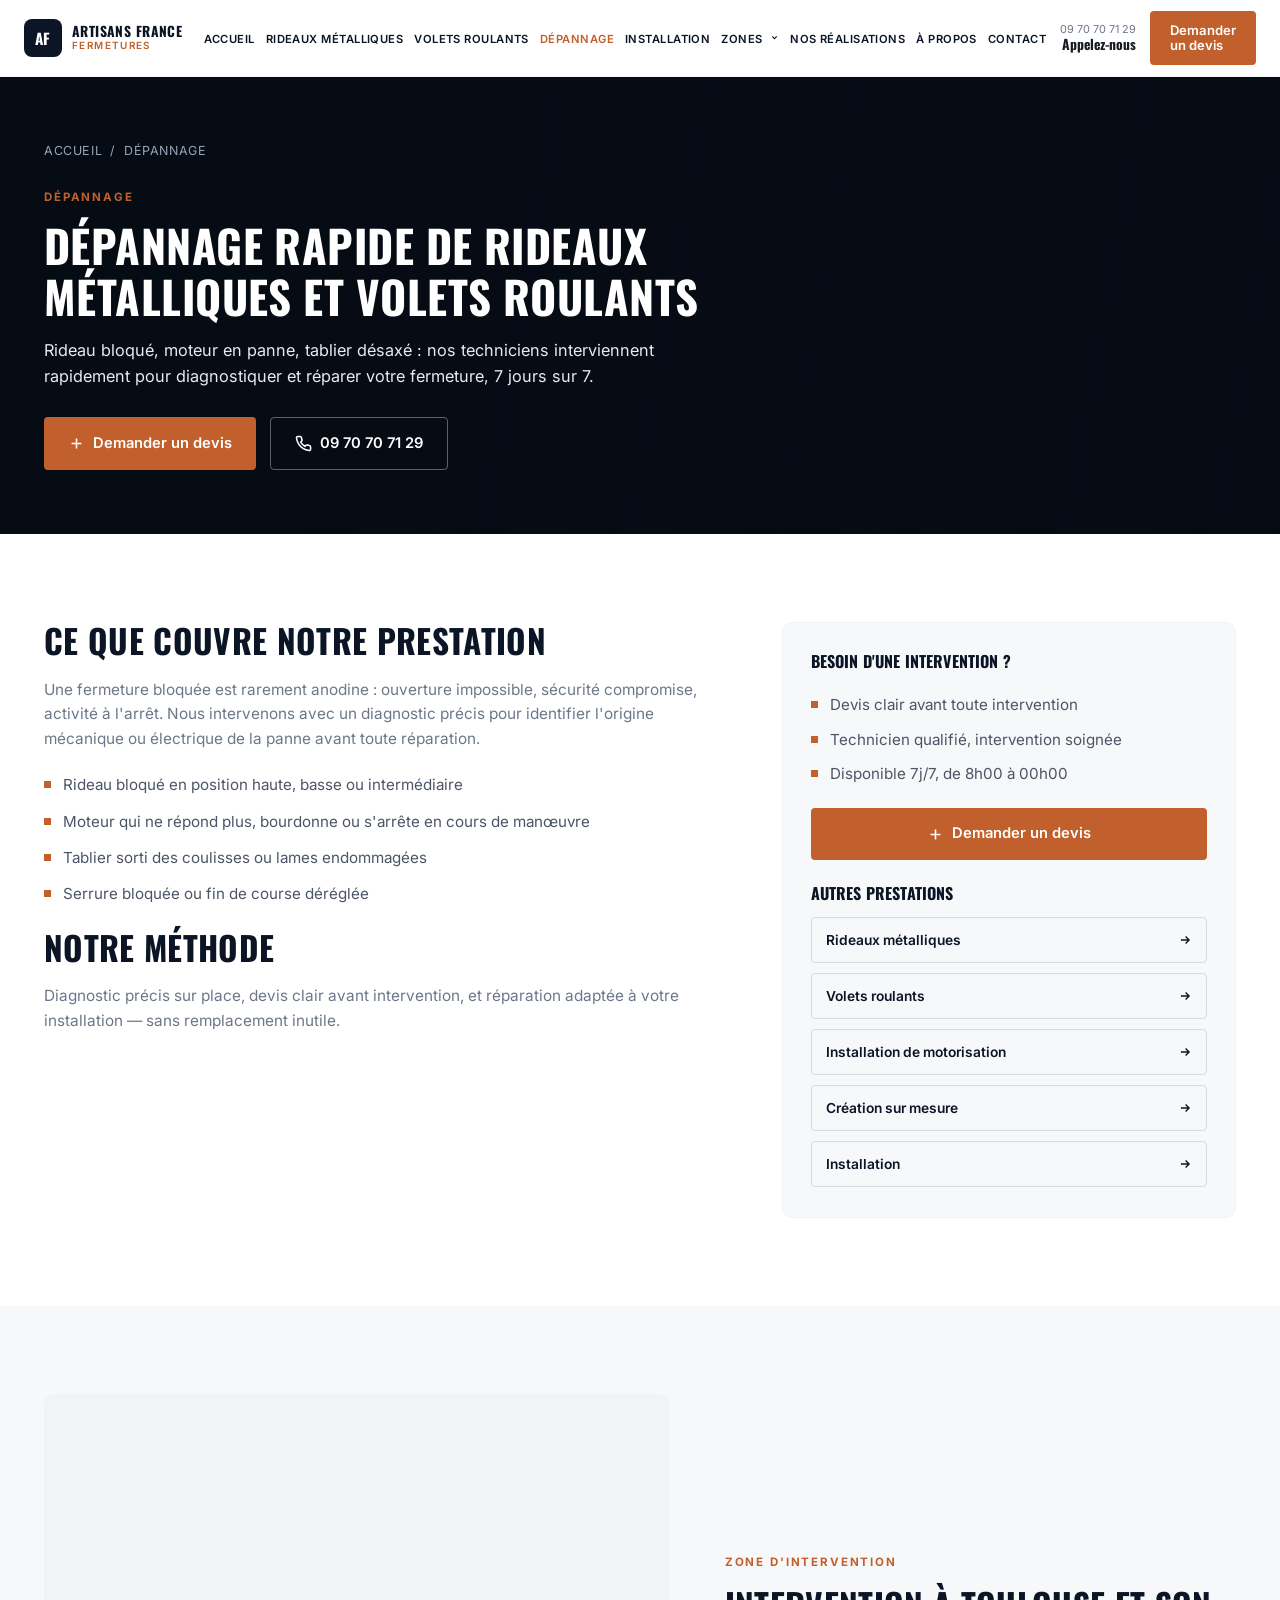
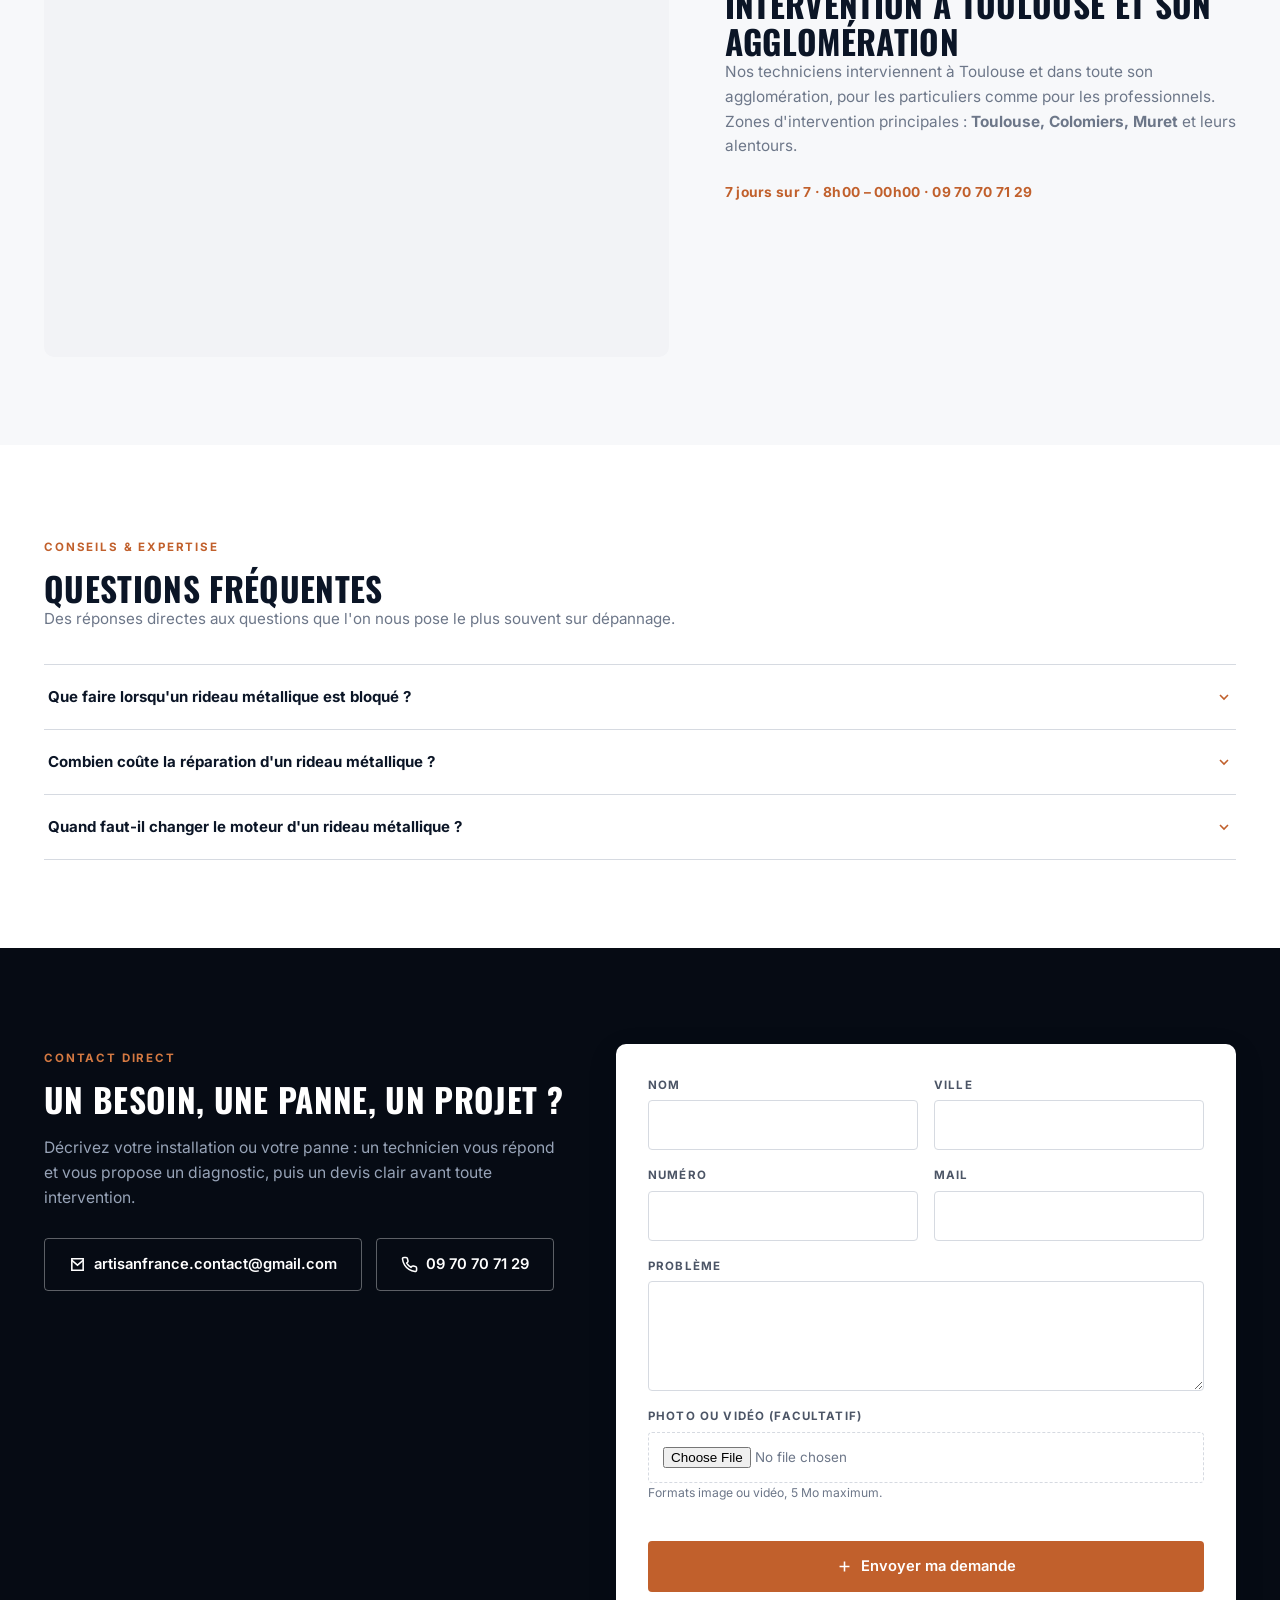
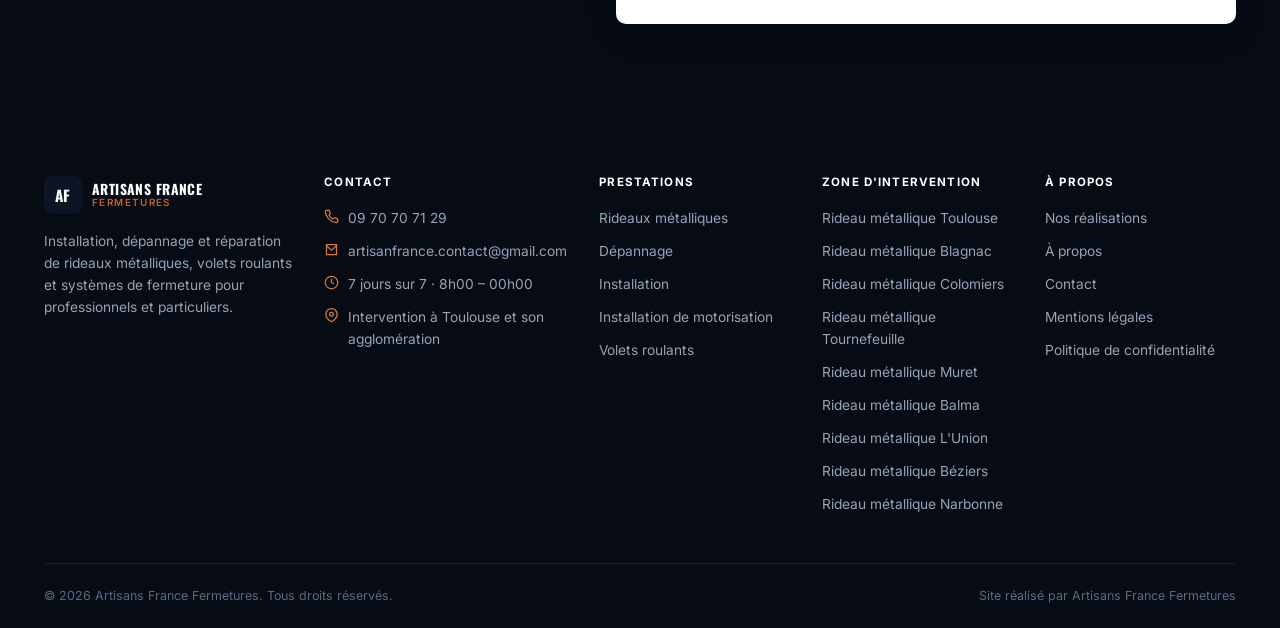
<file: depannage.html>
<!DOCTYPE html>
<html lang="fr">
<head>
<meta charset="UTF-8">
<meta name="viewport" content="width=device-width, initial-scale=1">
<title>Dépannage de Rideaux Métalliques & Volets Roulants à Toulouse | Artisans France Fermetures</title>
<meta name="description" content="Rideau bloqué, moteur en panne, tablier désaxé : dépannage rapide de rideaux métalliques et volets roulants à Toulouse et son agglomération, 7j/7.">
<meta name="theme-color" content="#060b14">
<link rel="preconnect" href="https://fonts.googleapis.com">
<link rel="preconnect" href="https://fonts.gstatic.com" crossorigin>
<link href="https://fonts.googleapis.com/css2?family=Oswald:wght@500;600;700&family=Inter:wght@400;500;600;700;800&display=swap" rel="stylesheet">
<link rel="stylesheet" href="css/style.css">
<link rel="icon" href="data:image/svg+xml,%3Csvg xmlns='http://www.w3.org/2000/svg' viewBox='0 0 100 100'%3E%3Crect width='100' height='100' rx='16' fill='%23060b14'/%3E%3Cpath d='M20 35h60M20 50h60M20 65h60' stroke='%23c1602c' stroke-width='8' stroke-linecap='round'/%3E%3C/svg%3E">
</head>
<body>

<!-- Header -->
<header class="site-header">
  <div class="container">
    <a href="index.html" class="brand">
      <span class="brand-mark">AF</span>
      <span class="brand-text"><strong>Artisans France</strong><span>Fermetures</span></span>
    </a>

    <button class="nav-toggle" aria-label="Ouvrir le menu" aria-expanded="false">
      <svg viewBox="0 0 24 24" fill="none" stroke="currentColor" stroke-width="2"><path d="M3 6h18M3 12h18M3 18h18" stroke-linecap="round"/></svg>
    </button>

    <nav class="main-nav">
      <ul>
        <li><a class="nav-link" href="index.html">Accueil</a></li>
        <li><a class="nav-link" href="rideaux-metalliques.html">Rideaux métalliques</a></li>
        <li><a class="nav-link" href="volets-roulants.html">Volets roulants</a></li>
        <li><a class="nav-link active" href="depannage.html">Dépannage</a></li>
        <li><a class="nav-link" href="installation.html">Installation</a></li>
        <li class="has-dropdown">
          <a class="nav-link" href="#">Zones <svg viewBox="0 0 24 24" width="10" height="10" fill="none" stroke="currentColor" stroke-width="3"><path d="M6 9l6 6 6-6"/></svg></a>
          <ul class="dropdown-menu">
            <li><a href="beziers.html">Béziers</a></li>
            <li><a href="narbonne.html">Narbonne</a></li>
          </ul>
        </li>
        <li><a class="nav-link" href="index.html#realisations">Nos réalisations</a></li>
        <li><a class="nav-link" href="index.html#apropos">À propos</a></li>
        <li><a class="nav-link" href="index.html#contact">Contact</a></li>
      </ul>
      <div class="header-cta">
        <div class="header-phone">
          <small>09 70 70 71 29</small>
          <strong>Appelez-nous</strong>
        </div>
        <a href="index.html#contact" class="btn btn-primary"><span>Demander</span><span>un devis</span></a>
      </div>
    </nav>
    <div class="nav-backdrop"></div>
  </div>
</header>


<main id="top">

  <!-- PAGE HERO -->
  <section class="page-hero">
    <div class="container">
      <div class="breadcrumb reveal in"><a href="index.html">Accueil</a> <span>/</span> <span>Dépannage</span></div>
      <div class="eyebrow">Dépannage</div>
      <h1>Dépannage rapide de rideaux métalliques et volets roulants</h1>
      <p class="lead">Rideau bloqué, moteur en panne, tablier désaxé : nos techniciens interviennent rapidement pour diagnostiquer et réparer votre fermeture, 7 jours sur 7.</p>
      <div class="hero-actions">
        <a href="#contact" class="btn btn-primary"><svg viewBox="0 0 24 24" fill="none" stroke="currentColor" stroke-width="2.2"><path d="M12 5v14M5 12h14"/></svg> Demander un devis</a>
        <a href="tel:+33970707129" class="btn btn-outline"><svg viewBox="0 0 24 24" fill="none" stroke="currentColor" stroke-width="2.2"><path d="M22 16.92v3a2 2 0 0 1-2.18 2 19.79 19.79 0 0 1-8.63-3.07 19.5 19.5 0 0 1-6-6 19.79 19.79 0 0 1-3.07-8.67A2 2 0 0 1 4.11 2h3a2 2 0 0 1 2 1.72c.127.96.362 1.903.7 2.81a2 2 0 0 1-.45 2.11L8.09 9.91a16 16 0 0 0 6 6l1.27-1.27a2 2 0 0 1 2.11-.45c.907.338 1.85.573 2.81.7A2 2 0 0 1 22 16.92z"/></svg> 09 70 70 71 29</a>
      </div>
    </div>
  </section>

  <!-- CONTENU -->
  <section class="section">
    <div class="container">
      <div class="content-grid">
        <div class="reveal in">
          <h2>Ce que couvre notre prestation</h2>
          <p>Une fermeture bloquée est rarement anodine : ouverture impossible, sécurité compromise, activité à l'arrêt. Nous intervenons avec un diagnostic précis pour identifier l'origine mécanique ou électrique de la panne avant toute réparation.</p>
          <ul class="content-list">
            <li>Rideau bloqué en position haute, basse ou intermédiaire</li>
            <li>Moteur qui ne répond plus, bourdonne ou s'arrête en cours de manœuvre</li>
            <li>Tablier sorti des coulisses ou lames endommagées</li>
            <li>Serrure bloquée ou fin de course déréglée</li>
          </ul>
          <h2>Notre méthode</h2>
          <p>Diagnostic précis sur place, devis clair avant intervention, et réparation adaptée à votre installation — sans remplacement inutile.</p>
        </div>

        <div class="side-card reveal in">
          <h3>Besoin d'une intervention ?</h3>
          <ul class="content-list">
            <li>Devis clair avant toute intervention</li>
            <li>Technicien qualifié, intervention soignée</li>
            <li>Disponible 7j/7, de 8h00 à 00h00</li>
          </ul>
          <a href="#contact" class="btn btn-primary"><svg viewBox="0 0 24 24" fill="none" stroke="currentColor" stroke-width="2.2"><path d="M12 5v14M5 12h14"/></svg> Demander un devis</a>
          <br><br>
          <h3>Autres prestations</h3>
          <div class="related-services">
            <a href="rideaux-metalliques.html">Rideaux métalliques <svg viewBox="0 0 24 24" width="14" height="14" fill="none" stroke="currentColor" stroke-width="2.4"><path d="M5 12h14M13 6l6 6-6 6"/></svg></a>
            <a href="volets-roulants.html">Volets roulants <svg viewBox="0 0 24 24" width="14" height="14" fill="none" stroke="currentColor" stroke-width="2.4"><path d="M5 12h14M13 6l6 6-6 6"/></svg></a>
            <a href="motorisation.html">Installation de motorisation <svg viewBox="0 0 24 24" width="14" height="14" fill="none" stroke="currentColor" stroke-width="2.4"><path d="M5 12h14M13 6l6 6-6 6"/></svg></a>
            <a href="portes-de-garage.html">Création sur mesure <svg viewBox="0 0 24 24" width="14" height="14" fill="none" stroke="currentColor" stroke-width="2.4"><path d="M5 12h14M13 6l6 6-6 6"/></svg></a>
            <a href="installation.html">Installation <svg viewBox="0 0 24 24" width="14" height="14" fill="none" stroke="currentColor" stroke-width="2.4"><path d="M5 12h14M13 6l6 6-6 6"/></svg></a>
          </div>
        </div>
      </div>
    </div>
  </section>

  <!-- IMAGE + PHOTO -->
  <section class="section section--gray">
    <div class="container">
      <div class="pro-grid">
        <div class="pro-photo reveal in">
          <iframe src="https://www.google.com/maps?q=Haute-Garonne,France&output=embed" width="100%" height="100%" style="border:0" loading="lazy" referrerpolicy="no-referrer-when-downgrade" allowfullscreen title="Carte - zone d'intervention Toulouse et la Haute-Garonne"></iframe>
        </div>
        <div class="reveal in">
          <div class="eyebrow">Zone d'intervention</div>
          <h2>Intervention à Toulouse et son agglomération</h2>
          <p class="lead-p">Nos techniciens interviennent à Toulouse et dans toute son agglomération, pour les particuliers comme pour les professionnels. Zones d'intervention principales : <strong>Toulouse, Colomiers, Muret</strong> et leurs alentours.</p>
          <div class="zone-hours">7 jours sur 7 · 8h00 – 00h00 · 09 70 70 71 29</div>
        </div>
      </div>
    </div>
  </section>

  <!-- FAQ -->
  <section class="section">
    <div class="container">
      <div class="eyebrow">Conseils &amp; expertise</div>
      <h2>Questions fréquentes</h2>
      <p class="faq-intro">Des réponses directes aux questions que l'on nous pose le plus souvent sur dépannage.</p>

      <div class="faq-list">
        <div class="faq-item">
          <button class="faq-q">Que faire lorsqu'un rideau métallique est bloqué ? <svg viewBox="0 0 24 24" fill="none" stroke="currentColor" stroke-width="2.4"><path d="M6 9l6 6 6-6"/></svg></button>
          <div class="faq-a"><p>Ne forcez pas manuellement ni avec le moteur : cela peut aggraver le blocage ou endommager le tablier. Coupez l'alimentation si le rideau est motorisé et contactez un technicien pour un diagnostic.</p></div>
        </div>
        <div class="faq-item">
          <button class="faq-q">Combien coûte la réparation d'un rideau métallique ? <svg viewBox="0 0 24 24" fill="none" stroke="currentColor" stroke-width="2.4"><path d="M6 9l6 6 6-6"/></svg></button>
          <div class="faq-a"><p>Le coût dépend de la panne (moteur, tablier, ressorts, lames) et du type d'installation. Un diagnostic sur place permet d'établir un devis précis avant toute intervention.</p></div>
        </div>
        <div class="faq-item">
          <button class="faq-q">Quand faut-il changer le moteur d'un rideau métallique ? <svg viewBox="0 0 24 24" fill="none" stroke="currentColor" stroke-width="2.4"><path d="M6 9l6 6 6-6"/></svg></button>
          <div class="faq-a"><p>Lorsque le moteur bourdonne sans entraîner le tablier, s'arrête en cours de manœuvre ou ne répond plus du tout, un remplacement est généralement nécessaire après vérification des autres composants.</p></div>
        </div>
      </div>
    </div>
  </section>

  <!-- CONTACT CTA -->
  <section id="contact" class="section contact-cta">
    <div class="container">
      <div class="contact-grid">
        <div class="contact-pitch">
          <div class="eyebrow">Contact direct</div>
          <h2>Un besoin, une panne, un projet ?</h2>
          <p>Décrivez votre installation ou votre panne : un technicien vous répond et vous propose un diagnostic, puis un devis clair avant toute intervention.</p>
          <div class="contact-cta-actions">
            <a href="mailto:artisanfrance.contact@gmail.com" class="btn btn-outline"><svg viewBox="0 0 24 24" fill="none" stroke="currentColor" stroke-width="2.2"><path d="M4 4h16v16H4z"/><path d="M4 6l8 7 8-7"/></svg> artisanfrance.contact@gmail.com</a>
            <a href="tel:+33970707129" class="btn btn-outline"><svg viewBox="0 0 24 24" fill="none" stroke="currentColor" stroke-width="2.2"><path d="M22 16.92v3a2 2 0 0 1-2.18 2 19.79 19.79 0 0 1-8.63-3.07 19.5 19.5 0 0 1-6-6 19.79 19.79 0 0 1-3.07-8.67A2 2 0 0 1 4.11 2h3a2 2 0 0 1 2 1.72c.127.96.362 1.903.7 2.81a2 2 0 0 1-.45 2.11L8.09 9.91a16 16 0 0 0 6 6l1.27-1.27a2 2 0 0 1 2.11-.45c.907.338 1.85.573 2.81.7A2 2 0 0 1 22 16.92z"/></svg> 09 70 70 71 29</a>
          </div>
        </div>

        <form id="quote-form" class="contact-form-card" action="https://formsubmit.co/ajax/artisanfrance.contact@gmail.com" method="POST" enctype="multipart/form-data">
          <input type="hidden" name="_subject" value="Nouvelle demande — Artisans France Fermetures">
          <input type="hidden" name="_template" value="table">
          <input type="hidden" name="_captcha" value="false">
          <input type="text" name="_honey" style="display:none" tabindex="-1" autocomplete="off">

          <div class="form-row">
            <div class="form-field">
              <label for="f-nom">Nom</label>
              <input type="text" id="f-nom" name="Nom" required>
            </div>
            <div class="form-field">
              <label for="f-ville">Ville</label>
              <input type="text" id="f-ville" name="Ville" required>
            </div>
          </div>
          <div class="form-row">
            <div class="form-field">
              <label for="f-tel">Numéro</label>
              <input type="tel" id="f-tel" name="Numéro" required>
            </div>
            <div class="form-field">
              <label for="f-mail">Mail</label>
              <input type="email" id="f-mail" name="Mail" required>
            </div>
          </div>
          <div class="form-field">
            <label for="f-probleme">Problème</label>
            <textarea id="f-probleme" name="Problème" required></textarea>
          </div>
          <div class="form-field">
            <label for="f-media">Photo ou vidéo (facultatif)</label>
            <input type="file" id="f-media" name="Photo ou vidéo" accept="image/*,video/*">
            <span class="form-note">Formats image ou vidéo, 5 Mo maximum.</span>
          </div>

          <button type="submit" class="btn btn-primary"><svg viewBox="0 0 24 24" fill="none" stroke="currentColor" stroke-width="2.2"><path d="M12 5v14M5 12h14"/></svg> Envoyer ma demande</button>
          <div class="form-success">Merci, votre demande a bien été envoyée. Un technicien vous recontacte rapidement.</div>
        </form>
      </div>
    </div>
  </section>

</main>

<!-- FOOTER -->
<footer class="site-footer">
  <div class="container">
    <div class="footer-grid">
      <div class="footer-brand">
        <a href="index.html" class="brand">
          <span class="brand-mark">AF</span>
          <span class="brand-text"><strong>Artisans France</strong><span>Fermetures</span></span>
        </a>
        <p>Installation, dépannage et réparation de rideaux métalliques, volets roulants et systèmes de fermeture pour professionnels et particuliers.</p>
      </div>
      <div class="footer-col">
        <h4>Contact</h4>
        <ul class="footer-contact">
          <li><svg viewBox="0 0 24 24" fill="none" stroke="currentColor" stroke-width="2"><path d="M22 16.92v3a2 2 0 0 1-2.18 2 19.79 19.79 0 0 1-8.63-3.07 19.5 19.5 0 0 1-6-6 19.79 19.79 0 0 1-3.07-8.67A2 2 0 0 1 4.11 2h3a2 2 0 0 1 2 1.72c.127.96.362 1.903.7 2.81a2 2 0 0 1-.45 2.11L8.09 9.91a16 16 0 0 0 6 6l1.27-1.27a2 2 0 0 1 2.11-.45c.907.338 1.85.573 2.81.7A2 2 0 0 1 22 16.92z"/></svg><a href="tel:+33970707129">09 70 70 71 29</a></li>
          <li><svg viewBox="0 0 24 24" fill="none" stroke="currentColor" stroke-width="2"><path d="M4 4h16v16H4z"/><path d="M4 6l8 7 8-7"/></svg><a href="mailto:artisanfrance.contact@gmail.com">artisanfrance.contact@gmail.com</a></li>
          <li><svg viewBox="0 0 24 24" fill="none" stroke="currentColor" stroke-width="2"><circle cx="12" cy="12" r="10"/><path d="M12 6v6l4 2"/></svg><span>7 jours sur 7 · 8h00 – 00h00</span></li>
          <li><svg viewBox="0 0 24 24" fill="none" stroke="currentColor" stroke-width="2"><path d="M21 10c0 7-9 12-9 12s-9-5-9-12a9 9 0 1 1 18 0z"/><circle cx="12" cy="10" r="3"/></svg><span>Intervention à Toulouse et son agglomération</span></li>
        </ul>
      </div>
      <div class="footer-col">
        <h4>Prestations</h4>
        <ul>
          <li><a href="rideaux-metalliques.html">Rideaux métalliques</a></li>
          <li><a href="depannage.html">Dépannage</a></li>
          <li><a href="installation.html">Installation</a></li>
          <li><a href="motorisation.html">Installation de motorisation</a></li>
          <li><a href="volets-roulants.html">Volets roulants</a></li>
        </ul>
      </div>
      <div class="footer-col">
        <h4>Zone d'intervention</h4>
        <ul>
          <li><a href="rideaux-metalliques.html">Rideau métallique Toulouse</a></li>
          <li><a href="rideaux-metalliques.html">Rideau métallique Blagnac</a></li>
          <li><a href="rideaux-metalliques.html">Rideau métallique Colomiers</a></li>
          <li><a href="rideaux-metalliques.html">Rideau métallique Tournefeuille</a></li>
          <li><a href="rideaux-metalliques.html">Rideau métallique Muret</a></li>
          <li><a href="rideaux-metalliques.html">Rideau métallique Balma</a></li>
          <li><a href="rideaux-metalliques.html">Rideau métallique L'Union</a></li>
          <li><a href="beziers.html">Rideau métallique Béziers</a></li>
          <li><a href="narbonne.html">Rideau métallique Narbonne</a></li>
        </ul>
      </div>
      <div class="footer-col">
        <h4>À propos</h4>
        <ul>
          <li><a href="index.html#realisations">Nos réalisations</a></li>
          <li><a href="index.html#apropos">À propos</a></li>
          <li><a href="index.html#contact">Contact</a></li>
          <li><a href="#">Mentions légales</a></li>
          <li><a href="#">Politique de confidentialité</a></li>
        </ul>
      </div>
    </div>
    <div class="footer-bottom">
      <span>© 2026 Artisans France Fermetures. Tous droits réservés.</span>
      <span>Site réalisé par Artisans France Fermetures</span>
    </div>
  </div>
</footer>


<script src="js/main.js"></script>
</body>
</html>
</file>
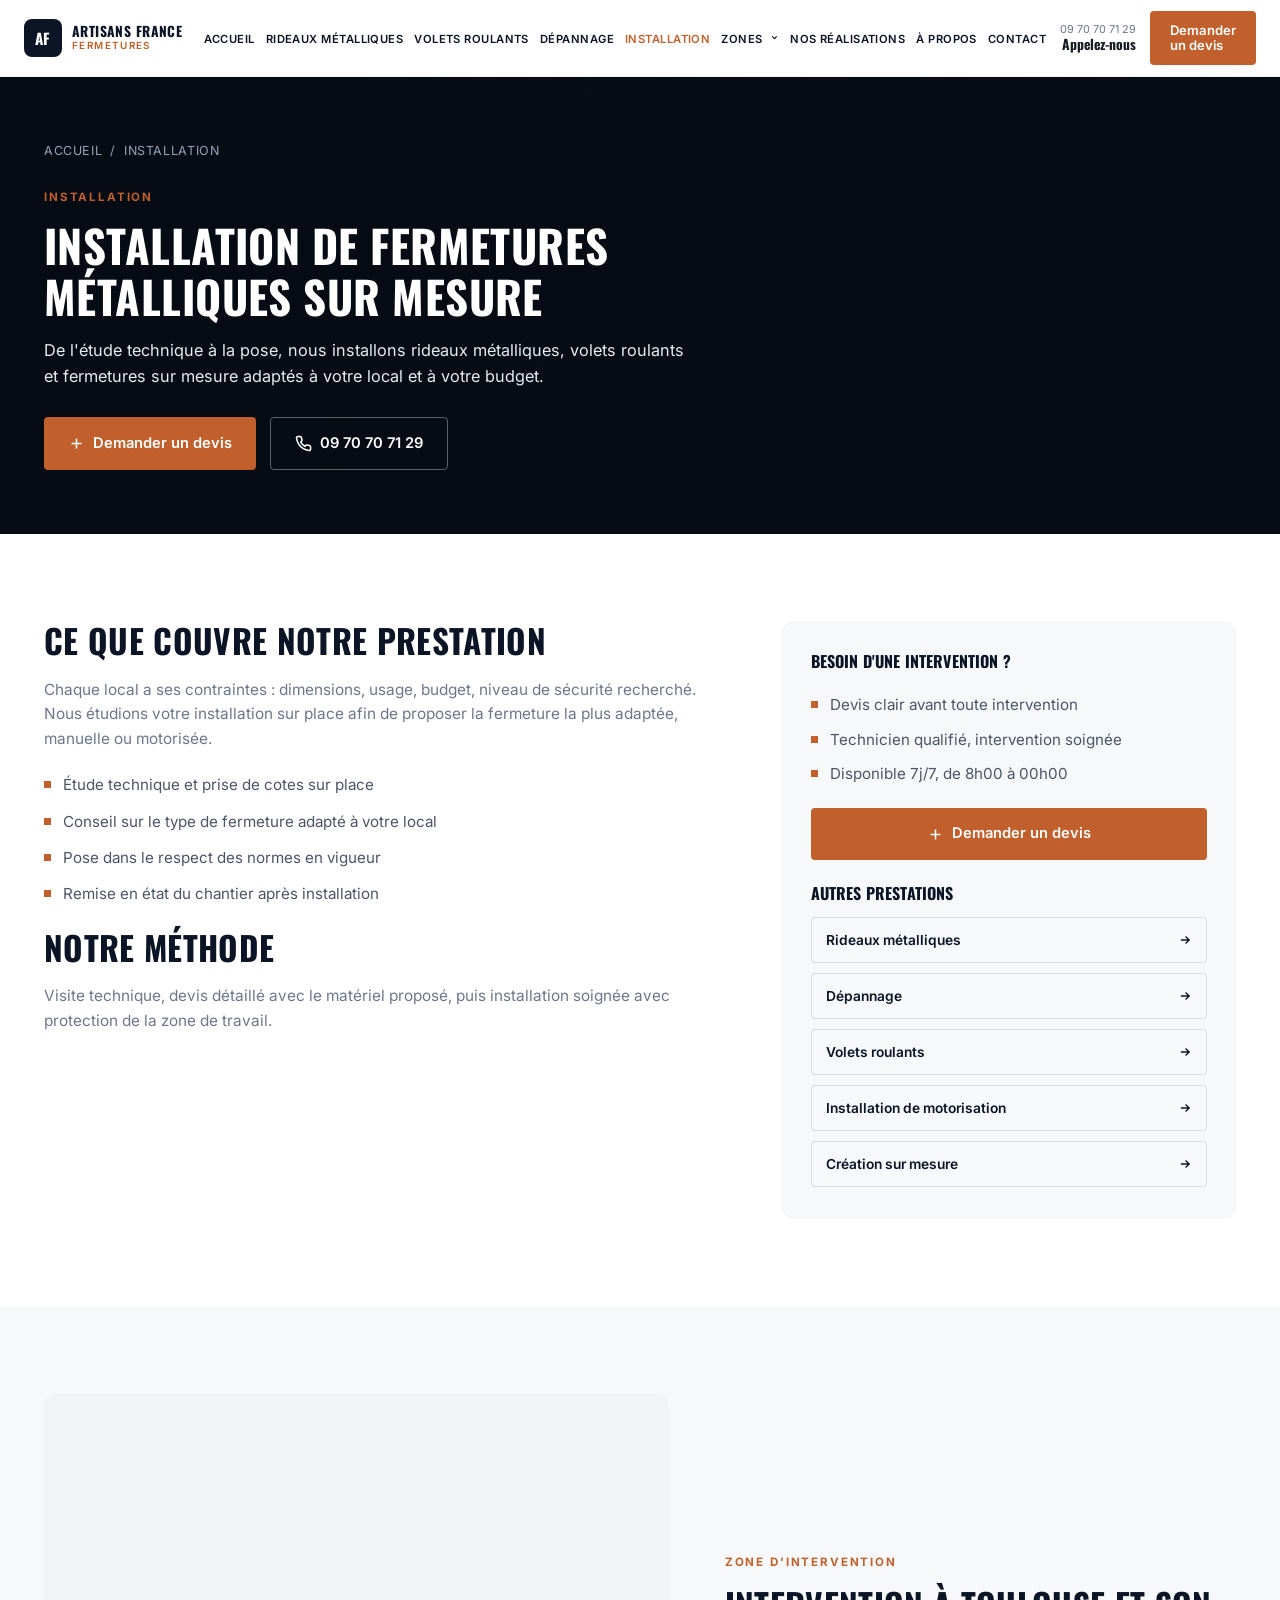
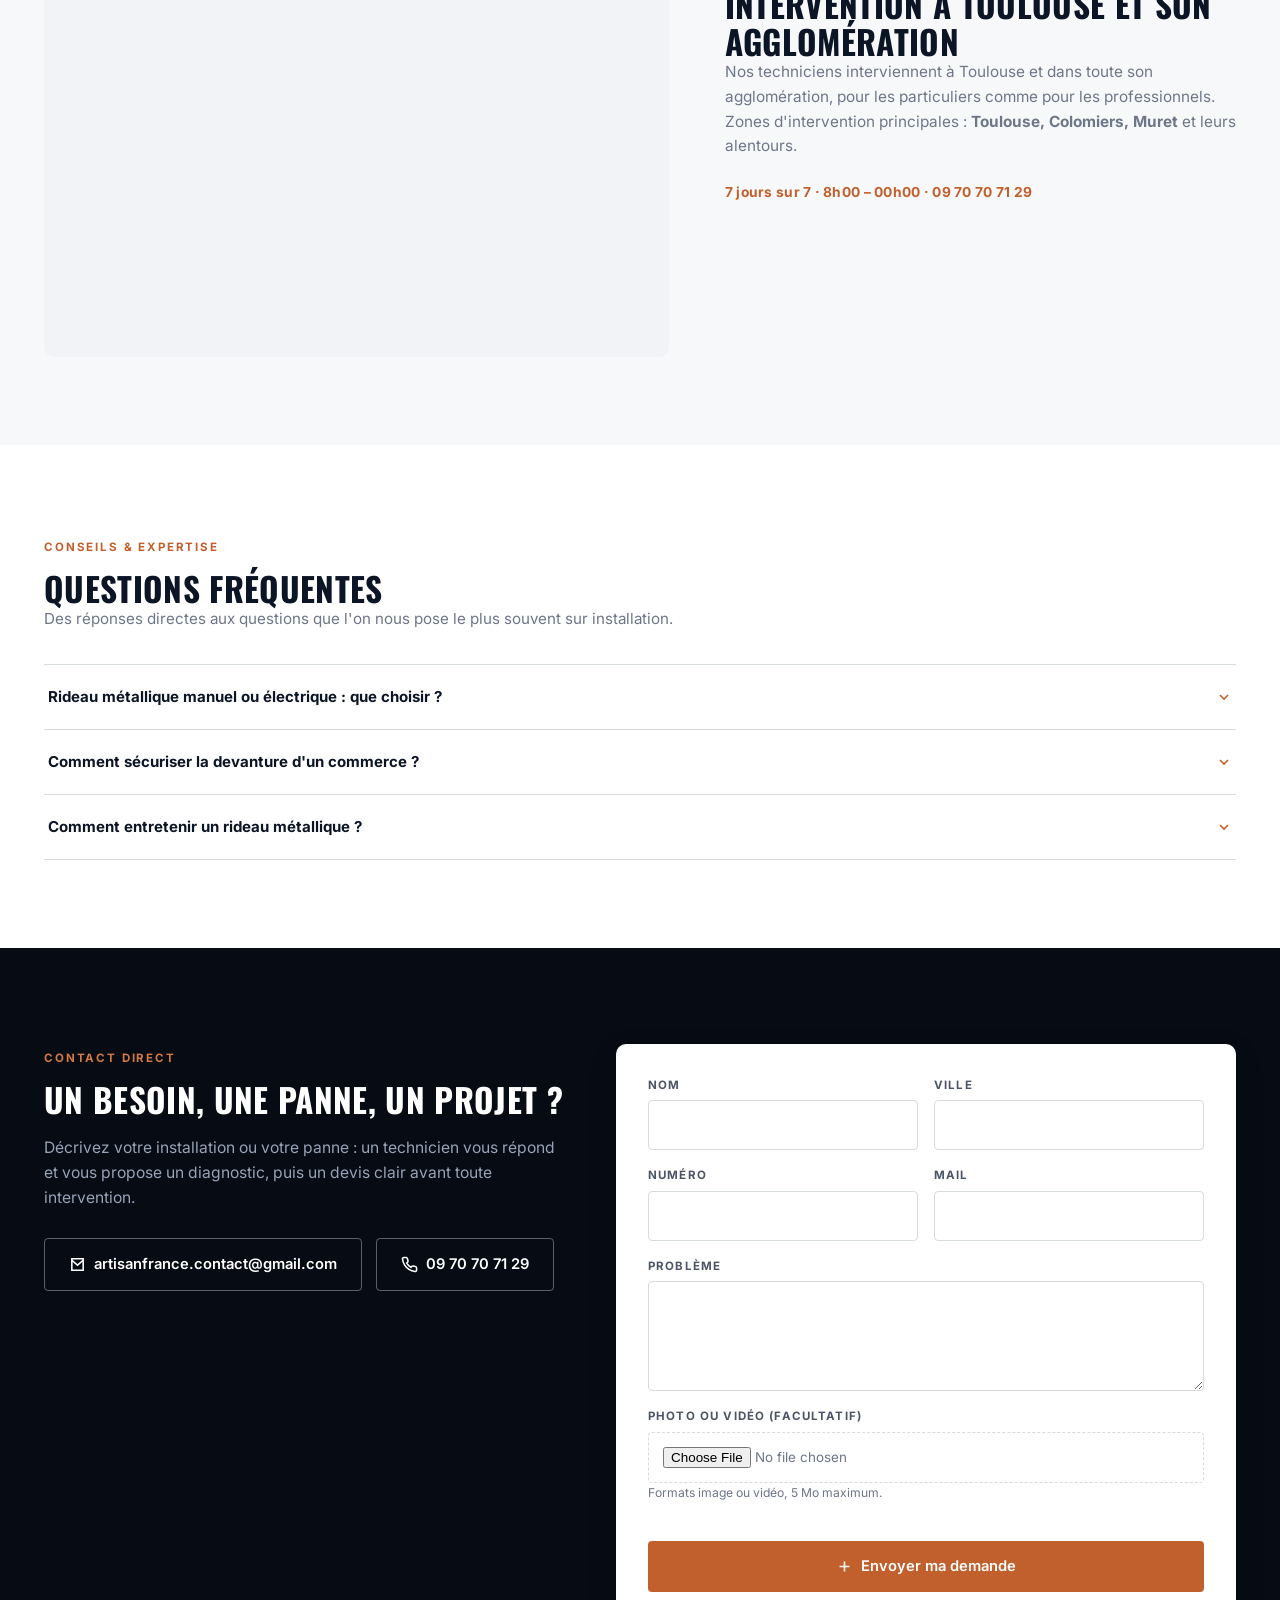
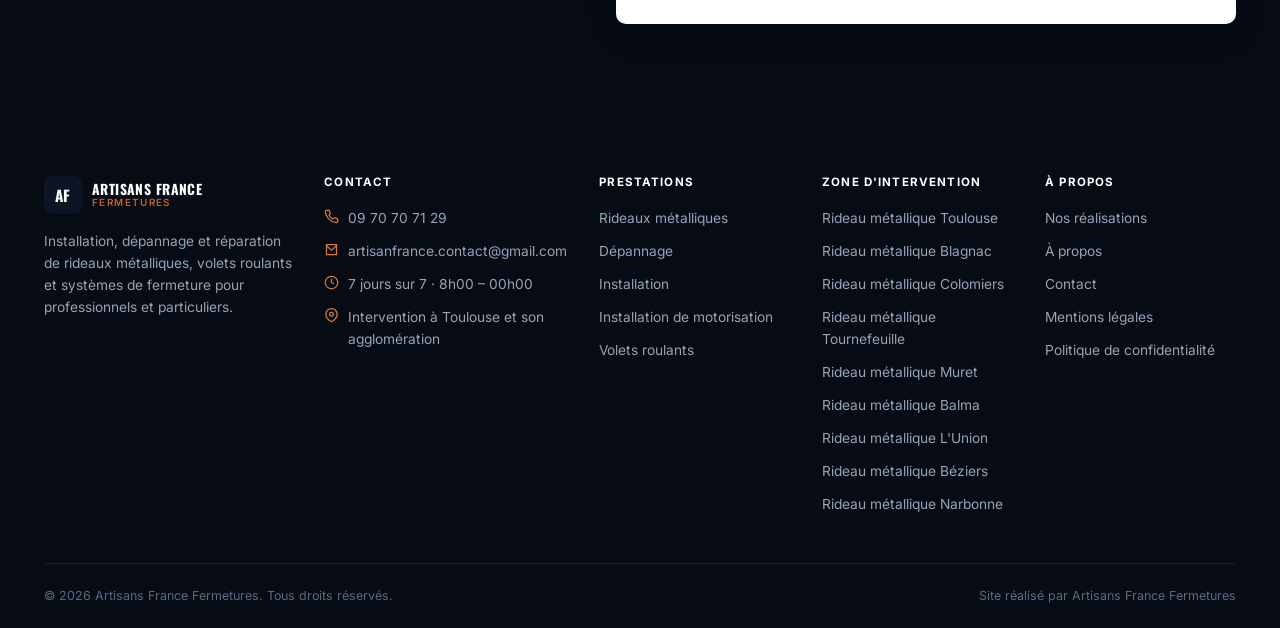
<file: installation.html>
<!DOCTYPE html>
<html lang="fr">
<head>
<meta charset="UTF-8">
<meta name="viewport" content="width=device-width, initial-scale=1">
<title>Installation de Fermetures Métalliques sur Mesure à Toulouse | Artisans France Fermetures</title>
<meta name="description" content="Étude technique et pose de rideaux métalliques, volets roulants et fermetures sur mesure à Toulouse et son agglomération, adaptés à votre local et à votre budget.">
<meta name="theme-color" content="#060b14">
<link rel="preconnect" href="https://fonts.googleapis.com">
<link rel="preconnect" href="https://fonts.gstatic.com" crossorigin>
<link href="https://fonts.googleapis.com/css2?family=Oswald:wght@500;600;700&family=Inter:wght@400;500;600;700;800&display=swap" rel="stylesheet">
<link rel="stylesheet" href="css/style.css">
<link rel="icon" href="data:image/svg+xml,%3Csvg xmlns='http://www.w3.org/2000/svg' viewBox='0 0 100 100'%3E%3Crect width='100' height='100' rx='16' fill='%23060b14'/%3E%3Cpath d='M20 35h60M20 50h60M20 65h60' stroke='%23c1602c' stroke-width='8' stroke-linecap='round'/%3E%3C/svg%3E">
</head>
<body>

<!-- Header -->
<header class="site-header">
  <div class="container">
    <a href="index.html" class="brand">
      <span class="brand-mark">AF</span>
      <span class="brand-text"><strong>Artisans France</strong><span>Fermetures</span></span>
    </a>

    <button class="nav-toggle" aria-label="Ouvrir le menu" aria-expanded="false">
      <svg viewBox="0 0 24 24" fill="none" stroke="currentColor" stroke-width="2"><path d="M3 6h18M3 12h18M3 18h18" stroke-linecap="round"/></svg>
    </button>

    <nav class="main-nav">
      <ul>
        <li><a class="nav-link" href="index.html">Accueil</a></li>
        <li><a class="nav-link" href="rideaux-metalliques.html">Rideaux métalliques</a></li>
        <li><a class="nav-link" href="volets-roulants.html">Volets roulants</a></li>
        <li><a class="nav-link" href="depannage.html">Dépannage</a></li>
        <li><a class="nav-link active" href="installation.html">Installation</a></li>
        <li class="has-dropdown">
          <a class="nav-link" href="#">Zones <svg viewBox="0 0 24 24" width="10" height="10" fill="none" stroke="currentColor" stroke-width="3"><path d="M6 9l6 6 6-6"/></svg></a>
          <ul class="dropdown-menu">
            <li><a href="beziers.html">Béziers</a></li>
            <li><a href="narbonne.html">Narbonne</a></li>
          </ul>
        </li>
        <li><a class="nav-link" href="index.html#realisations">Nos réalisations</a></li>
        <li><a class="nav-link" href="index.html#apropos">À propos</a></li>
        <li><a class="nav-link" href="index.html#contact">Contact</a></li>
      </ul>
      <div class="header-cta">
        <div class="header-phone">
          <small>09 70 70 71 29</small>
          <strong>Appelez-nous</strong>
        </div>
        <a href="index.html#contact" class="btn btn-primary"><span>Demander</span><span>un devis</span></a>
      </div>
    </nav>
    <div class="nav-backdrop"></div>
  </div>
</header>


<main id="top">

  <!-- PAGE HERO -->
  <section class="page-hero">
    <div class="container">
      <div class="breadcrumb reveal in"><a href="index.html">Accueil</a> <span>/</span> <span>Installation</span></div>
      <div class="eyebrow">Installation</div>
      <h1>Installation de fermetures métalliques sur mesure</h1>
      <p class="lead">De l'étude technique à la pose, nous installons rideaux métalliques, volets roulants et fermetures sur mesure adaptés à votre local et à votre budget.</p>
      <div class="hero-actions">
        <a href="#contact" class="btn btn-primary"><svg viewBox="0 0 24 24" fill="none" stroke="currentColor" stroke-width="2.2"><path d="M12 5v14M5 12h14"/></svg> Demander un devis</a>
        <a href="tel:+33970707129" class="btn btn-outline"><svg viewBox="0 0 24 24" fill="none" stroke="currentColor" stroke-width="2.2"><path d="M22 16.92v3a2 2 0 0 1-2.18 2 19.79 19.79 0 0 1-8.63-3.07 19.5 19.5 0 0 1-6-6 19.79 19.79 0 0 1-3.07-8.67A2 2 0 0 1 4.11 2h3a2 2 0 0 1 2 1.72c.127.96.362 1.903.7 2.81a2 2 0 0 1-.45 2.11L8.09 9.91a16 16 0 0 0 6 6l1.27-1.27a2 2 0 0 1 2.11-.45c.907.338 1.85.573 2.81.7A2 2 0 0 1 22 16.92z"/></svg> 09 70 70 71 29</a>
      </div>
    </div>
  </section>

  <!-- CONTENU -->
  <section class="section">
    <div class="container">
      <div class="content-grid">
        <div class="reveal in">
          <h2>Ce que couvre notre prestation</h2>
          <p>Chaque local a ses contraintes : dimensions, usage, budget, niveau de sécurité recherché. Nous étudions votre installation sur place afin de proposer la fermeture la plus adaptée, manuelle ou motorisée.</p>
          <ul class="content-list">
            <li>Étude technique et prise de cotes sur place</li>
            <li>Conseil sur le type de fermeture adapté à votre local</li>
            <li>Pose dans le respect des normes en vigueur</li>
            <li>Remise en état du chantier après installation</li>
          </ul>
          <h2>Notre méthode</h2>
          <p>Visite technique, devis détaillé avec le matériel proposé, puis installation soignée avec protection de la zone de travail.</p>
        </div>

        <div class="side-card reveal in">
          <h3>Besoin d'une intervention ?</h3>
          <ul class="content-list">
            <li>Devis clair avant toute intervention</li>
            <li>Technicien qualifié, intervention soignée</li>
            <li>Disponible 7j/7, de 8h00 à 00h00</li>
          </ul>
          <a href="#contact" class="btn btn-primary"><svg viewBox="0 0 24 24" fill="none" stroke="currentColor" stroke-width="2.2"><path d="M12 5v14M5 12h14"/></svg> Demander un devis</a>
          <br><br>
          <h3>Autres prestations</h3>
          <div class="related-services">
            <a href="rideaux-metalliques.html">Rideaux métalliques <svg viewBox="0 0 24 24" width="14" height="14" fill="none" stroke="currentColor" stroke-width="2.4"><path d="M5 12h14M13 6l6 6-6 6"/></svg></a>
            <a href="depannage.html">Dépannage <svg viewBox="0 0 24 24" width="14" height="14" fill="none" stroke="currentColor" stroke-width="2.4"><path d="M5 12h14M13 6l6 6-6 6"/></svg></a>
            <a href="volets-roulants.html">Volets roulants <svg viewBox="0 0 24 24" width="14" height="14" fill="none" stroke="currentColor" stroke-width="2.4"><path d="M5 12h14M13 6l6 6-6 6"/></svg></a>
            <a href="motorisation.html">Installation de motorisation <svg viewBox="0 0 24 24" width="14" height="14" fill="none" stroke="currentColor" stroke-width="2.4"><path d="M5 12h14M13 6l6 6-6 6"/></svg></a>
            <a href="portes-de-garage.html">Création sur mesure <svg viewBox="0 0 24 24" width="14" height="14" fill="none" stroke="currentColor" stroke-width="2.4"><path d="M5 12h14M13 6l6 6-6 6"/></svg></a>
          </div>
        </div>
      </div>
    </div>
  </section>

  <!-- IMAGE + PHOTO -->
  <section class="section section--gray">
    <div class="container">
      <div class="pro-grid">
        <div class="pro-photo reveal in">
          <iframe src="https://www.google.com/maps?q=Haute-Garonne,France&output=embed" width="100%" height="100%" style="border:0" loading="lazy" referrerpolicy="no-referrer-when-downgrade" allowfullscreen title="Carte - zone d'intervention Toulouse et la Haute-Garonne"></iframe>
        </div>
        <div class="reveal in">
          <div class="eyebrow">Zone d'intervention</div>
          <h2>Intervention à Toulouse et son agglomération</h2>
          <p class="lead-p">Nos techniciens interviennent à Toulouse et dans toute son agglomération, pour les particuliers comme pour les professionnels. Zones d'intervention principales : <strong>Toulouse, Colomiers, Muret</strong> et leurs alentours.</p>
          <div class="zone-hours">7 jours sur 7 · 8h00 – 00h00 · 09 70 70 71 29</div>
        </div>
      </div>
    </div>
  </section>

  <!-- FAQ -->
  <section class="section">
    <div class="container">
      <div class="eyebrow">Conseils &amp; expertise</div>
      <h2>Questions fréquentes</h2>
      <p class="faq-intro">Des réponses directes aux questions que l'on nous pose le plus souvent sur installation.</p>

      <div class="faq-list">
        <div class="faq-item">
          <button class="faq-q">Rideau métallique manuel ou électrique : que choisir ? <svg viewBox="0 0 24 24" fill="none" stroke="currentColor" stroke-width="2.4"><path d="M6 9l6 6 6-6"/></svg></button>
          <div class="faq-a"><p>Le manuel est plus économique et sans entretien électrique ; le motorisé apporte un confort d'usage quotidien. Le choix dépend de la fréquence d'utilisation et de la taille du rideau.</p></div>
        </div>
        <div class="faq-item">
          <button class="faq-q">Comment sécuriser la devanture d'un commerce ? <svg viewBox="0 0 24 24" fill="none" stroke="currentColor" stroke-width="2.4"><path d="M6 9l6 6 6-6"/></svg></button>
          <div class="faq-a"><p>Un rideau à lames pleines ou une grille avec serrure à points d'ancrage renforcés reste la solution la plus efficace contre les tentatives d'effraction.</p></div>
        </div>
        <div class="faq-item">
          <button class="faq-q">Comment entretenir un rideau métallique ? <svg viewBox="0 0 24 24" fill="none" stroke="currentColor" stroke-width="2.4"><path d="M6 9l6 6 6-6"/></svg></button>
          <div class="faq-a"><p>Un graissage régulier des coulisses et de l'axe, ainsi qu'une vérification annuelle des fixations et du moteur, permettent d'éviter la plupart des pannes.</p></div>
        </div>
      </div>
    </div>
  </section>

  <!-- CONTACT CTA -->
  <section id="contact" class="section contact-cta">
    <div class="container">
      <div class="contact-grid">
        <div class="contact-pitch">
          <div class="eyebrow">Contact direct</div>
          <h2>Un besoin, une panne, un projet ?</h2>
          <p>Décrivez votre installation ou votre panne : un technicien vous répond et vous propose un diagnostic, puis un devis clair avant toute intervention.</p>
          <div class="contact-cta-actions">
            <a href="mailto:artisanfrance.contact@gmail.com" class="btn btn-outline"><svg viewBox="0 0 24 24" fill="none" stroke="currentColor" stroke-width="2.2"><path d="M4 4h16v16H4z"/><path d="M4 6l8 7 8-7"/></svg> artisanfrance.contact@gmail.com</a>
            <a href="tel:+33970707129" class="btn btn-outline"><svg viewBox="0 0 24 24" fill="none" stroke="currentColor" stroke-width="2.2"><path d="M22 16.92v3a2 2 0 0 1-2.18 2 19.79 19.79 0 0 1-8.63-3.07 19.5 19.5 0 0 1-6-6 19.79 19.79 0 0 1-3.07-8.67A2 2 0 0 1 4.11 2h3a2 2 0 0 1 2 1.72c.127.96.362 1.903.7 2.81a2 2 0 0 1-.45 2.11L8.09 9.91a16 16 0 0 0 6 6l1.27-1.27a2 2 0 0 1 2.11-.45c.907.338 1.85.573 2.81.7A2 2 0 0 1 22 16.92z"/></svg> 09 70 70 71 29</a>
          </div>
        </div>

        <form id="quote-form" class="contact-form-card" action="https://formsubmit.co/ajax/artisanfrance.contact@gmail.com" method="POST" enctype="multipart/form-data">
          <input type="hidden" name="_subject" value="Nouvelle demande — Artisans France Fermetures">
          <input type="hidden" name="_template" value="table">
          <input type="hidden" name="_captcha" value="false">
          <input type="text" name="_honey" style="display:none" tabindex="-1" autocomplete="off">

          <div class="form-row">
            <div class="form-field">
              <label for="f-nom">Nom</label>
              <input type="text" id="f-nom" name="Nom" required>
            </div>
            <div class="form-field">
              <label for="f-ville">Ville</label>
              <input type="text" id="f-ville" name="Ville" required>
            </div>
          </div>
          <div class="form-row">
            <div class="form-field">
              <label for="f-tel">Numéro</label>
              <input type="tel" id="f-tel" name="Numéro" required>
            </div>
            <div class="form-field">
              <label for="f-mail">Mail</label>
              <input type="email" id="f-mail" name="Mail" required>
            </div>
          </div>
          <div class="form-field">
            <label for="f-probleme">Problème</label>
            <textarea id="f-probleme" name="Problème" required></textarea>
          </div>
          <div class="form-field">
            <label for="f-media">Photo ou vidéo (facultatif)</label>
            <input type="file" id="f-media" name="Photo ou vidéo" accept="image/*,video/*">
            <span class="form-note">Formats image ou vidéo, 5 Mo maximum.</span>
          </div>

          <button type="submit" class="btn btn-primary"><svg viewBox="0 0 24 24" fill="none" stroke="currentColor" stroke-width="2.2"><path d="M12 5v14M5 12h14"/></svg> Envoyer ma demande</button>
          <div class="form-success">Merci, votre demande a bien été envoyée. Un technicien vous recontacte rapidement.</div>
        </form>
      </div>
    </div>
  </section>

</main>

<!-- FOOTER -->
<footer class="site-footer">
  <div class="container">
    <div class="footer-grid">
      <div class="footer-brand">
        <a href="index.html" class="brand">
          <span class="brand-mark">AF</span>
          <span class="brand-text"><strong>Artisans France</strong><span>Fermetures</span></span>
        </a>
        <p>Installation, dépannage et réparation de rideaux métalliques, volets roulants et systèmes de fermeture pour professionnels et particuliers.</p>
      </div>
      <div class="footer-col">
        <h4>Contact</h4>
        <ul class="footer-contact">
          <li><svg viewBox="0 0 24 24" fill="none" stroke="currentColor" stroke-width="2"><path d="M22 16.92v3a2 2 0 0 1-2.18 2 19.79 19.79 0 0 1-8.63-3.07 19.5 19.5 0 0 1-6-6 19.79 19.79 0 0 1-3.07-8.67A2 2 0 0 1 4.11 2h3a2 2 0 0 1 2 1.72c.127.96.362 1.903.7 2.81a2 2 0 0 1-.45 2.11L8.09 9.91a16 16 0 0 0 6 6l1.27-1.27a2 2 0 0 1 2.11-.45c.907.338 1.85.573 2.81.7A2 2 0 0 1 22 16.92z"/></svg><a href="tel:+33970707129">09 70 70 71 29</a></li>
          <li><svg viewBox="0 0 24 24" fill="none" stroke="currentColor" stroke-width="2"><path d="M4 4h16v16H4z"/><path d="M4 6l8 7 8-7"/></svg><a href="mailto:artisanfrance.contact@gmail.com">artisanfrance.contact@gmail.com</a></li>
          <li><svg viewBox="0 0 24 24" fill="none" stroke="currentColor" stroke-width="2"><circle cx="12" cy="12" r="10"/><path d="M12 6v6l4 2"/></svg><span>7 jours sur 7 · 8h00 – 00h00</span></li>
          <li><svg viewBox="0 0 24 24" fill="none" stroke="currentColor" stroke-width="2"><path d="M21 10c0 7-9 12-9 12s-9-5-9-12a9 9 0 1 1 18 0z"/><circle cx="12" cy="10" r="3"/></svg><span>Intervention à Toulouse et son agglomération</span></li>
        </ul>
      </div>
      <div class="footer-col">
        <h4>Prestations</h4>
        <ul>
          <li><a href="rideaux-metalliques.html">Rideaux métalliques</a></li>
          <li><a href="depannage.html">Dépannage</a></li>
          <li><a href="installation.html">Installation</a></li>
          <li><a href="motorisation.html">Installation de motorisation</a></li>
          <li><a href="volets-roulants.html">Volets roulants</a></li>
        </ul>
      </div>
      <div class="footer-col">
        <h4>Zone d'intervention</h4>
        <ul>
          <li><a href="rideaux-metalliques.html">Rideau métallique Toulouse</a></li>
          <li><a href="rideaux-metalliques.html">Rideau métallique Blagnac</a></li>
          <li><a href="rideaux-metalliques.html">Rideau métallique Colomiers</a></li>
          <li><a href="rideaux-metalliques.html">Rideau métallique Tournefeuille</a></li>
          <li><a href="rideaux-metalliques.html">Rideau métallique Muret</a></li>
          <li><a href="rideaux-metalliques.html">Rideau métallique Balma</a></li>
          <li><a href="rideaux-metalliques.html">Rideau métallique L'Union</a></li>
          <li><a href="beziers.html">Rideau métallique Béziers</a></li>
          <li><a href="narbonne.html">Rideau métallique Narbonne</a></li>
        </ul>
      </div>
      <div class="footer-col">
        <h4>À propos</h4>
        <ul>
          <li><a href="index.html#realisations">Nos réalisations</a></li>
          <li><a href="index.html#apropos">À propos</a></li>
          <li><a href="index.html#contact">Contact</a></li>
          <li><a href="#">Mentions légales</a></li>
          <li><a href="#">Politique de confidentialité</a></li>
        </ul>
      </div>
    </div>
    <div class="footer-bottom">
      <span>© 2026 Artisans France Fermetures. Tous droits réservés.</span>
      <span>Site réalisé par Artisans France Fermetures</span>
    </div>
  </div>
</footer>


<script src="js/main.js"></script>
</body>
</html>
</file>
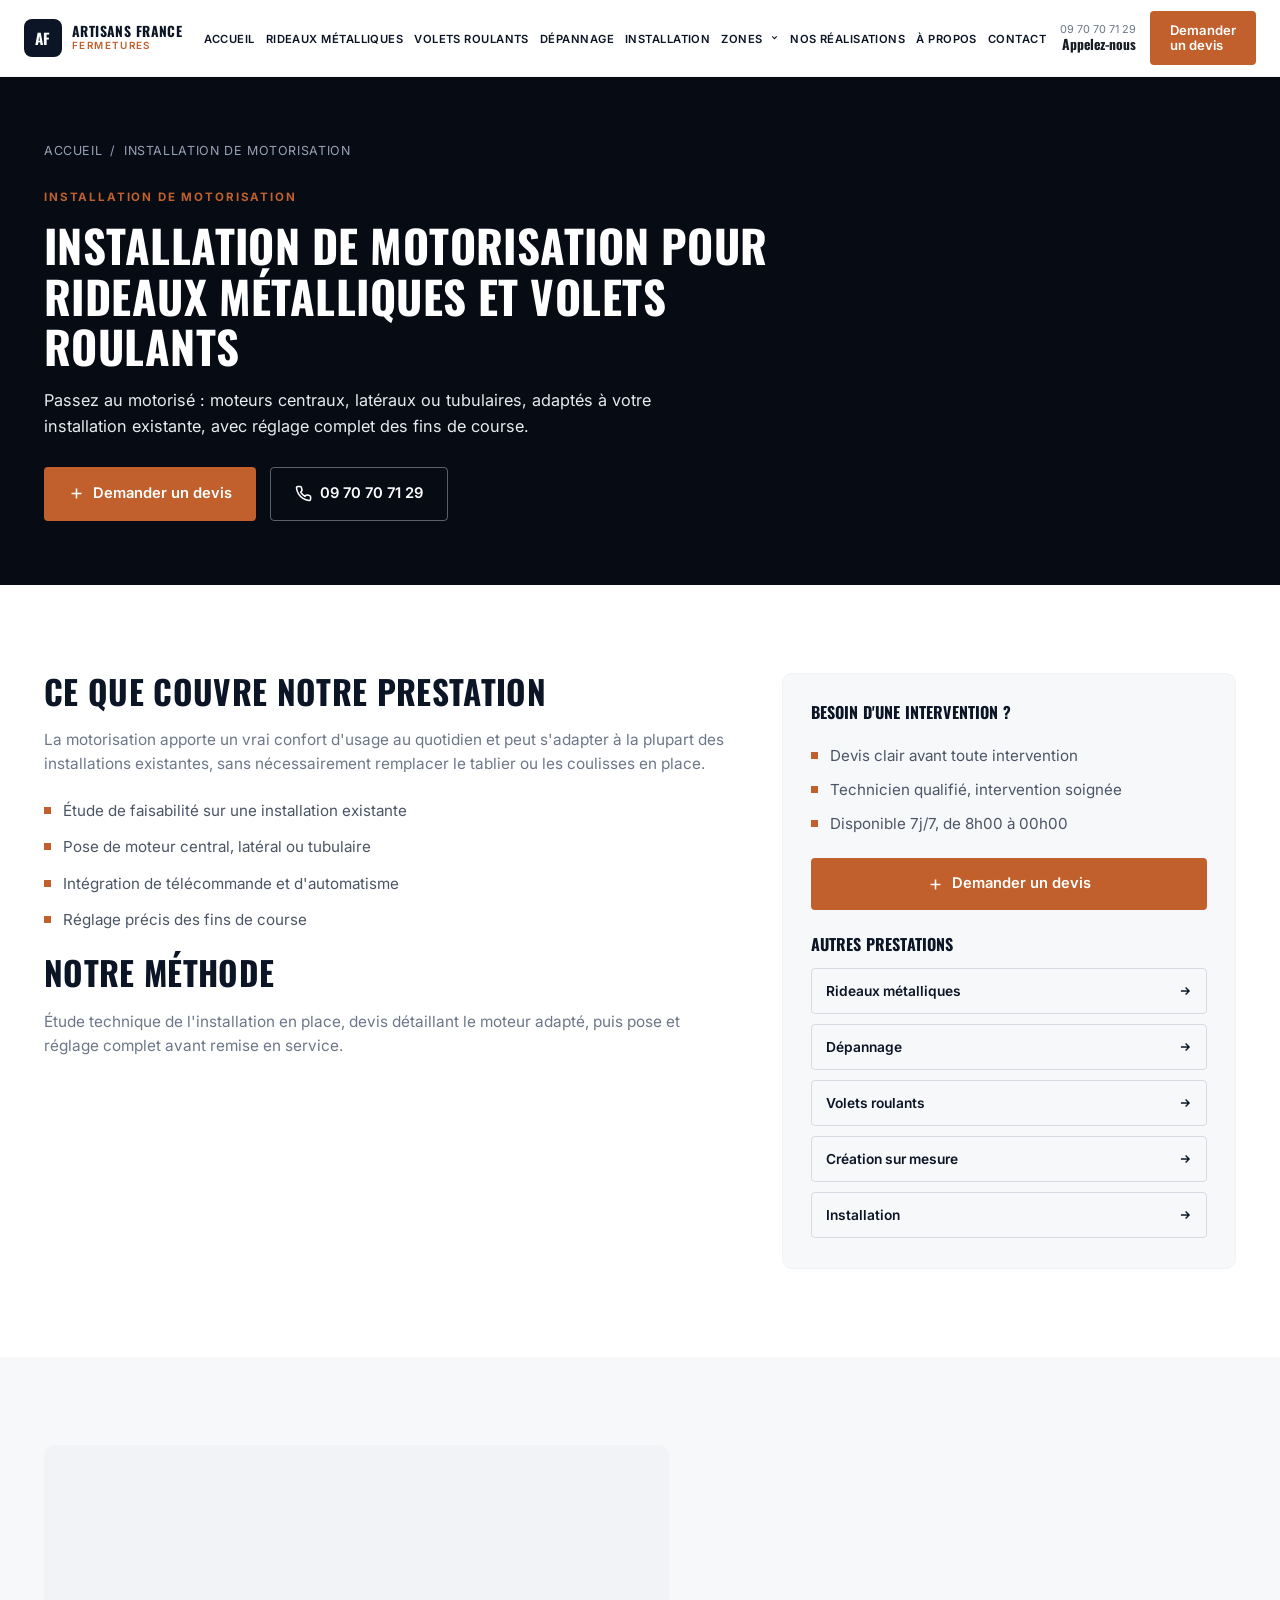
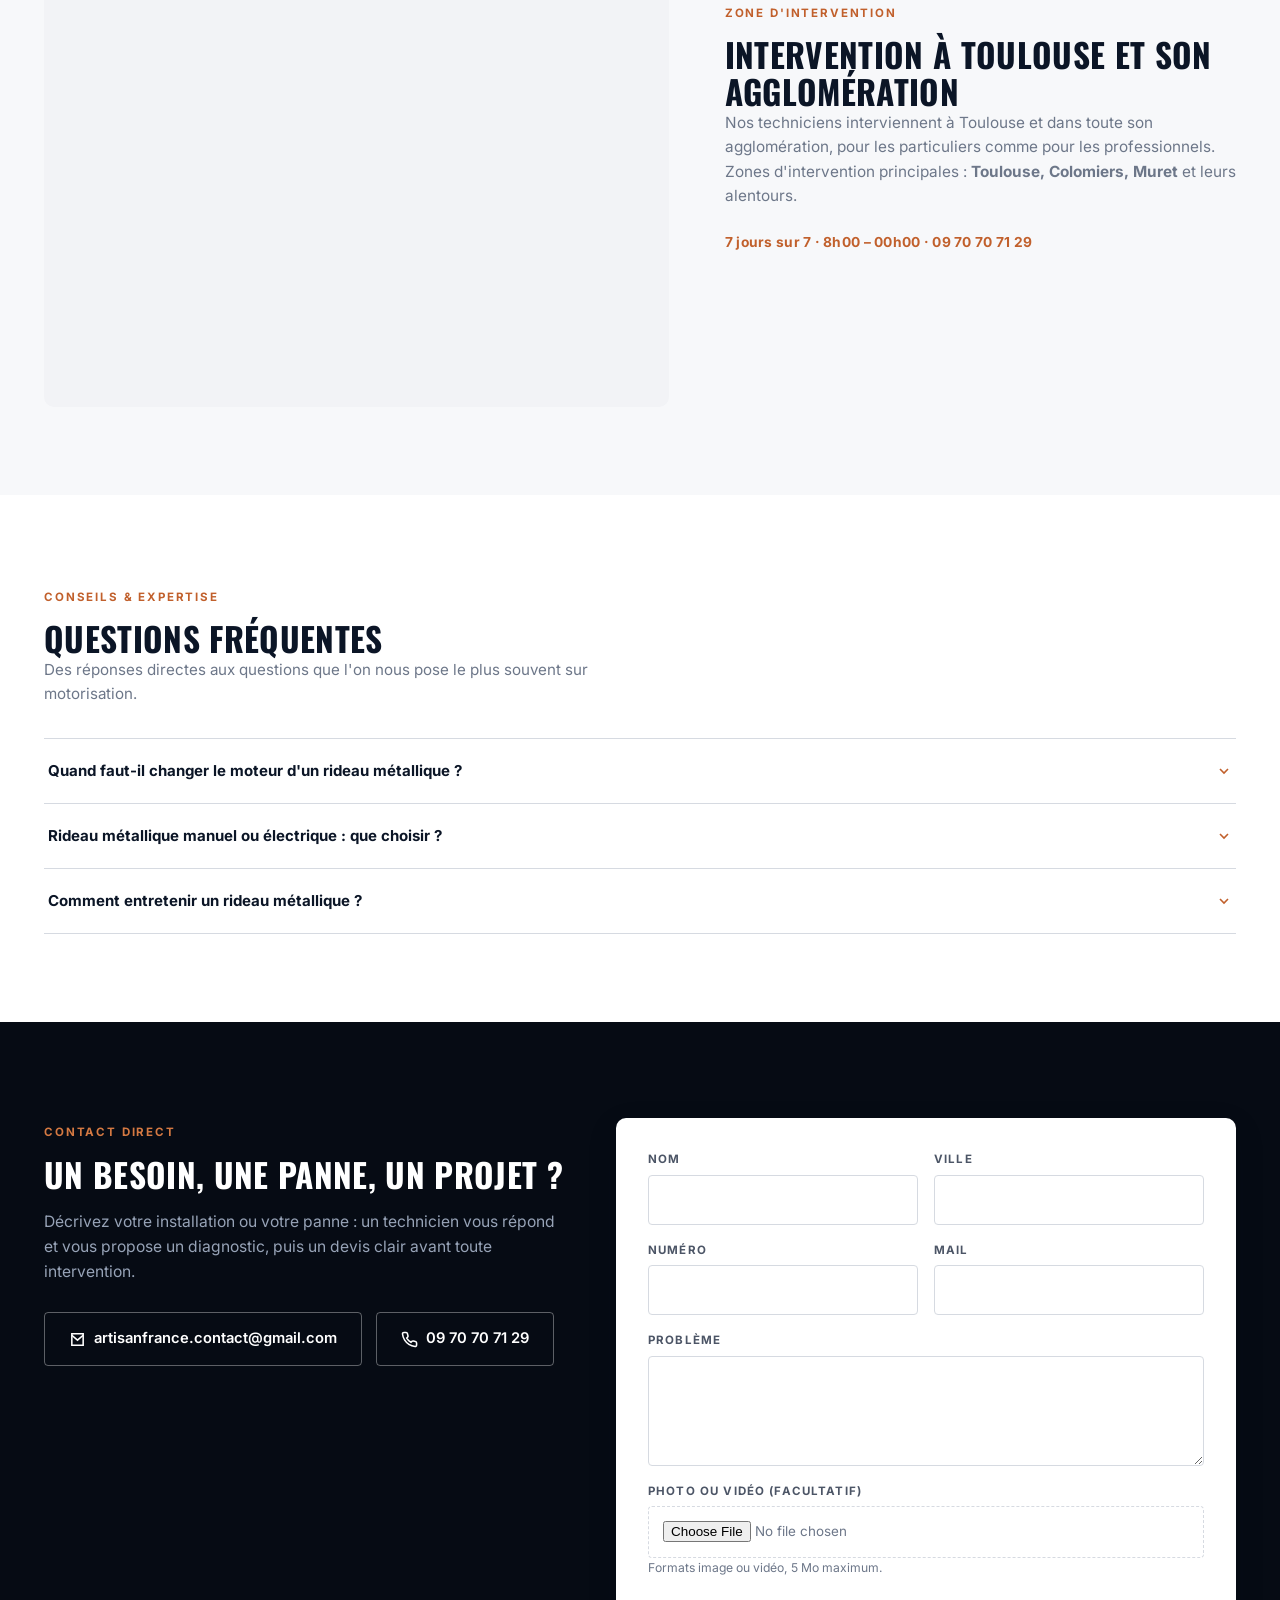
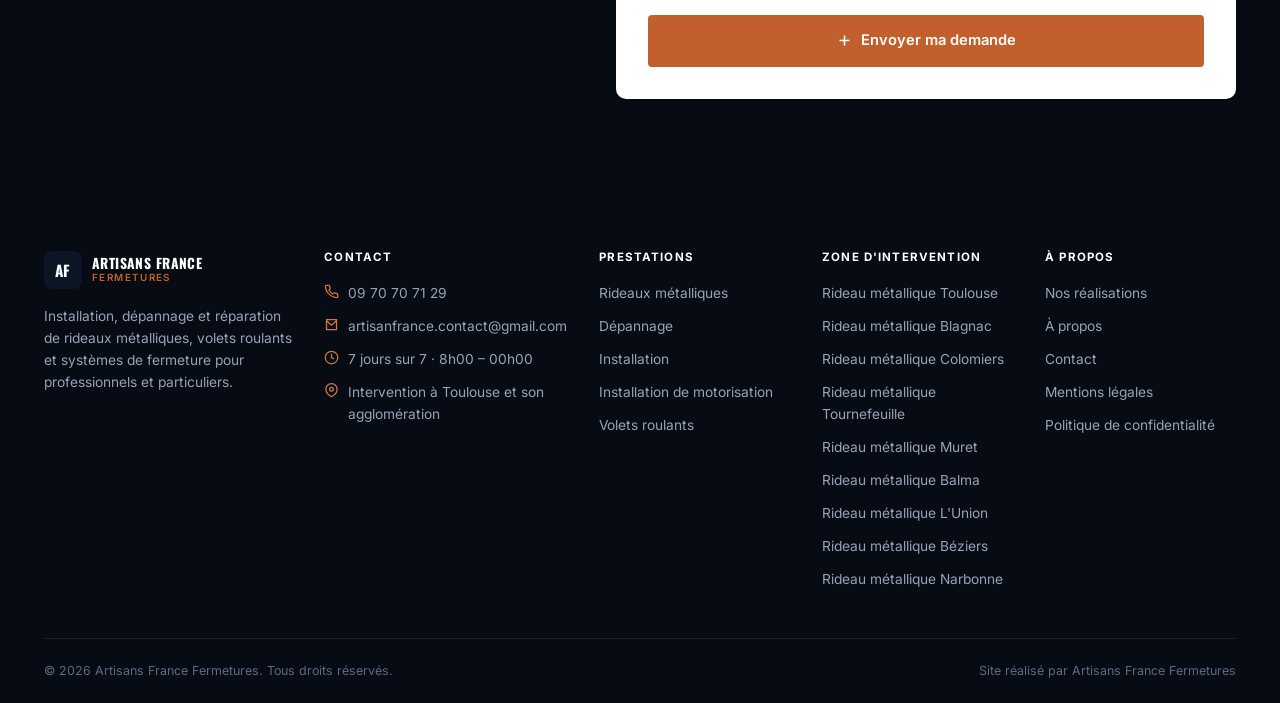
<file: motorisation.html>
<!DOCTYPE html>
<html lang="fr">
<head>
<meta charset="UTF-8">
<meta name="viewport" content="width=device-width, initial-scale=1">
<title>Installation de Motorisation — Rideaux Métalliques & Volets Roulants à Toulouse | Artisans France Fermetures</title>
<meta name="description" content="Motorisation de rideaux métalliques et volets roulants existants à Toulouse et son agglomération : moteurs centraux, latéraux ou tubulaires, réglage des fins de course.">
<meta name="theme-color" content="#060b14">
<link rel="preconnect" href="https://fonts.googleapis.com">
<link rel="preconnect" href="https://fonts.gstatic.com" crossorigin>
<link href="https://fonts.googleapis.com/css2?family=Oswald:wght@500;600;700&family=Inter:wght@400;500;600;700;800&display=swap" rel="stylesheet">
<link rel="stylesheet" href="css/style.css">
<link rel="icon" href="data:image/svg+xml,%3Csvg xmlns='http://www.w3.org/2000/svg' viewBox='0 0 100 100'%3E%3Crect width='100' height='100' rx='16' fill='%23060b14'/%3E%3Cpath d='M20 35h60M20 50h60M20 65h60' stroke='%23c1602c' stroke-width='8' stroke-linecap='round'/%3E%3C/svg%3E">
</head>
<body>

<!-- Header -->
<header class="site-header">
  <div class="container">
    <a href="index.html" class="brand">
      <span class="brand-mark">AF</span>
      <span class="brand-text"><strong>Artisans France</strong><span>Fermetures</span></span>
    </a>

    <button class="nav-toggle" aria-label="Ouvrir le menu" aria-expanded="false">
      <svg viewBox="0 0 24 24" fill="none" stroke="currentColor" stroke-width="2"><path d="M3 6h18M3 12h18M3 18h18" stroke-linecap="round"/></svg>
    </button>

    <nav class="main-nav">
      <ul>
        <li><a class="nav-link" href="index.html">Accueil</a></li>
        <li><a class="nav-link" href="rideaux-metalliques.html">Rideaux métalliques</a></li>
        <li><a class="nav-link" href="volets-roulants.html">Volets roulants</a></li>
        <li><a class="nav-link" href="depannage.html">Dépannage</a></li>
        <li><a class="nav-link" href="installation.html">Installation</a></li>
        <li class="has-dropdown">
          <a class="nav-link" href="#">Zones <svg viewBox="0 0 24 24" width="10" height="10" fill="none" stroke="currentColor" stroke-width="3"><path d="M6 9l6 6 6-6"/></svg></a>
          <ul class="dropdown-menu">
            <li><a href="beziers.html">Béziers</a></li>
            <li><a href="narbonne.html">Narbonne</a></li>
          </ul>
        </li>
        <li><a class="nav-link" href="index.html#realisations">Nos réalisations</a></li>
        <li><a class="nav-link" href="index.html#apropos">À propos</a></li>
        <li><a class="nav-link" href="index.html#contact">Contact</a></li>
      </ul>
      <div class="header-cta">
        <div class="header-phone">
          <small>09 70 70 71 29</small>
          <strong>Appelez-nous</strong>
        </div>
        <a href="index.html#contact" class="btn btn-primary"><span>Demander</span><span>un devis</span></a>
      </div>
    </nav>
    <div class="nav-backdrop"></div>
  </div>
</header>


<main id="top">

  <!-- PAGE HERO -->
  <section class="page-hero">
    <div class="container">
      <div class="breadcrumb reveal in"><a href="index.html">Accueil</a> <span>/</span> <span>Installation de motorisation</span></div>
      <div class="eyebrow">Installation de motorisation</div>
      <h1>Installation de motorisation pour rideaux métalliques et volets roulants</h1>
      <p class="lead">Passez au motorisé : moteurs centraux, latéraux ou tubulaires, adaptés à votre installation existante, avec réglage complet des fins de course.</p>
      <div class="hero-actions">
        <a href="#contact" class="btn btn-primary"><svg viewBox="0 0 24 24" fill="none" stroke="currentColor" stroke-width="2.2"><path d="M12 5v14M5 12h14"/></svg> Demander un devis</a>
        <a href="tel:+33970707129" class="btn btn-outline"><svg viewBox="0 0 24 24" fill="none" stroke="currentColor" stroke-width="2.2"><path d="M22 16.92v3a2 2 0 0 1-2.18 2 19.79 19.79 0 0 1-8.63-3.07 19.5 19.5 0 0 1-6-6 19.79 19.79 0 0 1-3.07-8.67A2 2 0 0 1 4.11 2h3a2 2 0 0 1 2 1.72c.127.96.362 1.903.7 2.81a2 2 0 0 1-.45 2.11L8.09 9.91a16 16 0 0 0 6 6l1.27-1.27a2 2 0 0 1 2.11-.45c.907.338 1.85.573 2.81.7A2 2 0 0 1 22 16.92z"/></svg> 09 70 70 71 29</a>
      </div>
    </div>
  </section>

  <!-- CONTENU -->
  <section class="section">
    <div class="container">
      <div class="content-grid">
        <div class="reveal in">
          <h2>Ce que couvre notre prestation</h2>
          <p>La motorisation apporte un vrai confort d'usage au quotidien et peut s'adapter à la plupart des installations existantes, sans nécessairement remplacer le tablier ou les coulisses en place.</p>
          <ul class="content-list">
            <li>Étude de faisabilité sur une installation existante</li>
            <li>Pose de moteur central, latéral ou tubulaire</li>
            <li>Intégration de télécommande et d'automatisme</li>
            <li>Réglage précis des fins de course</li>
          </ul>
          <h2>Notre méthode</h2>
          <p>Étude technique de l'installation en place, devis détaillant le moteur adapté, puis pose et réglage complet avant remise en service.</p>
        </div>

        <div class="side-card reveal in">
          <h3>Besoin d'une intervention ?</h3>
          <ul class="content-list">
            <li>Devis clair avant toute intervention</li>
            <li>Technicien qualifié, intervention soignée</li>
            <li>Disponible 7j/7, de 8h00 à 00h00</li>
          </ul>
          <a href="#contact" class="btn btn-primary"><svg viewBox="0 0 24 24" fill="none" stroke="currentColor" stroke-width="2.2"><path d="M12 5v14M5 12h14"/></svg> Demander un devis</a>
          <br><br>
          <h3>Autres prestations</h3>
          <div class="related-services">
            <a href="rideaux-metalliques.html">Rideaux métalliques <svg viewBox="0 0 24 24" width="14" height="14" fill="none" stroke="currentColor" stroke-width="2.4"><path d="M5 12h14M13 6l6 6-6 6"/></svg></a>
            <a href="depannage.html">Dépannage <svg viewBox="0 0 24 24" width="14" height="14" fill="none" stroke="currentColor" stroke-width="2.4"><path d="M5 12h14M13 6l6 6-6 6"/></svg></a>
            <a href="volets-roulants.html">Volets roulants <svg viewBox="0 0 24 24" width="14" height="14" fill="none" stroke="currentColor" stroke-width="2.4"><path d="M5 12h14M13 6l6 6-6 6"/></svg></a>
            <a href="portes-de-garage.html">Création sur mesure <svg viewBox="0 0 24 24" width="14" height="14" fill="none" stroke="currentColor" stroke-width="2.4"><path d="M5 12h14M13 6l6 6-6 6"/></svg></a>
            <a href="installation.html">Installation <svg viewBox="0 0 24 24" width="14" height="14" fill="none" stroke="currentColor" stroke-width="2.4"><path d="M5 12h14M13 6l6 6-6 6"/></svg></a>
          </div>
        </div>
      </div>
    </div>
  </section>

  <!-- IMAGE + PHOTO -->
  <section class="section section--gray">
    <div class="container">
      <div class="pro-grid">
        <div class="pro-photo reveal in">
          <iframe src="https://www.google.com/maps?q=Haute-Garonne,France&output=embed" width="100%" height="100%" style="border:0" loading="lazy" referrerpolicy="no-referrer-when-downgrade" allowfullscreen title="Carte - zone d'intervention Toulouse et la Haute-Garonne"></iframe>
        </div>
        <div class="reveal in">
          <div class="eyebrow">Zone d'intervention</div>
          <h2>Intervention à Toulouse et son agglomération</h2>
          <p class="lead-p">Nos techniciens interviennent à Toulouse et dans toute son agglomération, pour les particuliers comme pour les professionnels. Zones d'intervention principales : <strong>Toulouse, Colomiers, Muret</strong> et leurs alentours.</p>
          <div class="zone-hours">7 jours sur 7 · 8h00 – 00h00 · 09 70 70 71 29</div>
        </div>
      </div>
    </div>
  </section>

  <!-- FAQ -->
  <section class="section">
    <div class="container">
      <div class="eyebrow">Conseils &amp; expertise</div>
      <h2>Questions fréquentes</h2>
      <p class="faq-intro">Des réponses directes aux questions que l'on nous pose le plus souvent sur motorisation.</p>

      <div class="faq-list">
        <div class="faq-item">
          <button class="faq-q">Quand faut-il changer le moteur d'un rideau métallique ? <svg viewBox="0 0 24 24" fill="none" stroke="currentColor" stroke-width="2.4"><path d="M6 9l6 6 6-6"/></svg></button>
          <div class="faq-a"><p>Lorsque le moteur bourdonne sans entraîner le tablier, s'arrête en cours de manœuvre ou ne répond plus du tout, un remplacement est généralement nécessaire après vérification des autres composants.</p></div>
        </div>
        <div class="faq-item">
          <button class="faq-q">Rideau métallique manuel ou électrique : que choisir ? <svg viewBox="0 0 24 24" fill="none" stroke="currentColor" stroke-width="2.4"><path d="M6 9l6 6 6-6"/></svg></button>
          <div class="faq-a"><p>Le manuel est plus économique et sans entretien électrique ; le motorisé apporte un confort d'usage quotidien. Le choix dépend de la fréquence d'utilisation et de la taille du rideau.</p></div>
        </div>
        <div class="faq-item">
          <button class="faq-q">Comment entretenir un rideau métallique ? <svg viewBox="0 0 24 24" fill="none" stroke="currentColor" stroke-width="2.4"><path d="M6 9l6 6 6-6"/></svg></button>
          <div class="faq-a"><p>Un graissage régulier des coulisses et de l'axe, ainsi qu'une vérification annuelle des fixations et du moteur, permettent d'éviter la plupart des pannes.</p></div>
        </div>
      </div>
    </div>
  </section>

  <!-- CONTACT CTA -->
  <section id="contact" class="section contact-cta">
    <div class="container">
      <div class="contact-grid">
        <div class="contact-pitch">
          <div class="eyebrow">Contact direct</div>
          <h2>Un besoin, une panne, un projet ?</h2>
          <p>Décrivez votre installation ou votre panne : un technicien vous répond et vous propose un diagnostic, puis un devis clair avant toute intervention.</p>
          <div class="contact-cta-actions">
            <a href="mailto:artisanfrance.contact@gmail.com" class="btn btn-outline"><svg viewBox="0 0 24 24" fill="none" stroke="currentColor" stroke-width="2.2"><path d="M4 4h16v16H4z"/><path d="M4 6l8 7 8-7"/></svg> artisanfrance.contact@gmail.com</a>
            <a href="tel:+33970707129" class="btn btn-outline"><svg viewBox="0 0 24 24" fill="none" stroke="currentColor" stroke-width="2.2"><path d="M22 16.92v3a2 2 0 0 1-2.18 2 19.79 19.79 0 0 1-8.63-3.07 19.5 19.5 0 0 1-6-6 19.79 19.79 0 0 1-3.07-8.67A2 2 0 0 1 4.11 2h3a2 2 0 0 1 2 1.72c.127.96.362 1.903.7 2.81a2 2 0 0 1-.45 2.11L8.09 9.91a16 16 0 0 0 6 6l1.27-1.27a2 2 0 0 1 2.11-.45c.907.338 1.85.573 2.81.7A2 2 0 0 1 22 16.92z"/></svg> 09 70 70 71 29</a>
          </div>
        </div>

        <form id="quote-form" class="contact-form-card" action="https://formsubmit.co/ajax/artisanfrance.contact@gmail.com" method="POST" enctype="multipart/form-data">
          <input type="hidden" name="_subject" value="Nouvelle demande — Artisans France Fermetures">
          <input type="hidden" name="_template" value="table">
          <input type="hidden" name="_captcha" value="false">
          <input type="text" name="_honey" style="display:none" tabindex="-1" autocomplete="off">

          <div class="form-row">
            <div class="form-field">
              <label for="f-nom">Nom</label>
              <input type="text" id="f-nom" name="Nom" required>
            </div>
            <div class="form-field">
              <label for="f-ville">Ville</label>
              <input type="text" id="f-ville" name="Ville" required>
            </div>
          </div>
          <div class="form-row">
            <div class="form-field">
              <label for="f-tel">Numéro</label>
              <input type="tel" id="f-tel" name="Numéro" required>
            </div>
            <div class="form-field">
              <label for="f-mail">Mail</label>
              <input type="email" id="f-mail" name="Mail" required>
            </div>
          </div>
          <div class="form-field">
            <label for="f-probleme">Problème</label>
            <textarea id="f-probleme" name="Problème" required></textarea>
          </div>
          <div class="form-field">
            <label for="f-media">Photo ou vidéo (facultatif)</label>
            <input type="file" id="f-media" name="Photo ou vidéo" accept="image/*,video/*">
            <span class="form-note">Formats image ou vidéo, 5 Mo maximum.</span>
          </div>

          <button type="submit" class="btn btn-primary"><svg viewBox="0 0 24 24" fill="none" stroke="currentColor" stroke-width="2.2"><path d="M12 5v14M5 12h14"/></svg> Envoyer ma demande</button>
          <div class="form-success">Merci, votre demande a bien été envoyée. Un technicien vous recontacte rapidement.</div>
        </form>
      </div>
    </div>
  </section>

</main>

<!-- FOOTER -->
<footer class="site-footer">
  <div class="container">
    <div class="footer-grid">
      <div class="footer-brand">
        <a href="index.html" class="brand">
          <span class="brand-mark">AF</span>
          <span class="brand-text"><strong>Artisans France</strong><span>Fermetures</span></span>
        </a>
        <p>Installation, dépannage et réparation de rideaux métalliques, volets roulants et systèmes de fermeture pour professionnels et particuliers.</p>
      </div>
      <div class="footer-col">
        <h4>Contact</h4>
        <ul class="footer-contact">
          <li><svg viewBox="0 0 24 24" fill="none" stroke="currentColor" stroke-width="2"><path d="M22 16.92v3a2 2 0 0 1-2.18 2 19.79 19.79 0 0 1-8.63-3.07 19.5 19.5 0 0 1-6-6 19.79 19.79 0 0 1-3.07-8.67A2 2 0 0 1 4.11 2h3a2 2 0 0 1 2 1.72c.127.96.362 1.903.7 2.81a2 2 0 0 1-.45 2.11L8.09 9.91a16 16 0 0 0 6 6l1.27-1.27a2 2 0 0 1 2.11-.45c.907.338 1.85.573 2.81.7A2 2 0 0 1 22 16.92z"/></svg><a href="tel:+33970707129">09 70 70 71 29</a></li>
          <li><svg viewBox="0 0 24 24" fill="none" stroke="currentColor" stroke-width="2"><path d="M4 4h16v16H4z"/><path d="M4 6l8 7 8-7"/></svg><a href="mailto:artisanfrance.contact@gmail.com">artisanfrance.contact@gmail.com</a></li>
          <li><svg viewBox="0 0 24 24" fill="none" stroke="currentColor" stroke-width="2"><circle cx="12" cy="12" r="10"/><path d="M12 6v6l4 2"/></svg><span>7 jours sur 7 · 8h00 – 00h00</span></li>
          <li><svg viewBox="0 0 24 24" fill="none" stroke="currentColor" stroke-width="2"><path d="M21 10c0 7-9 12-9 12s-9-5-9-12a9 9 0 1 1 18 0z"/><circle cx="12" cy="10" r="3"/></svg><span>Intervention à Toulouse et son agglomération</span></li>
        </ul>
      </div>
      <div class="footer-col">
        <h4>Prestations</h4>
        <ul>
          <li><a href="rideaux-metalliques.html">Rideaux métalliques</a></li>
          <li><a href="depannage.html">Dépannage</a></li>
          <li><a href="installation.html">Installation</a></li>
          <li><a href="motorisation.html">Installation de motorisation</a></li>
          <li><a href="volets-roulants.html">Volets roulants</a></li>
        </ul>
      </div>
      <div class="footer-col">
        <h4>Zone d'intervention</h4>
        <ul>
          <li><a href="rideaux-metalliques.html">Rideau métallique Toulouse</a></li>
          <li><a href="rideaux-metalliques.html">Rideau métallique Blagnac</a></li>
          <li><a href="rideaux-metalliques.html">Rideau métallique Colomiers</a></li>
          <li><a href="rideaux-metalliques.html">Rideau métallique Tournefeuille</a></li>
          <li><a href="rideaux-metalliques.html">Rideau métallique Muret</a></li>
          <li><a href="rideaux-metalliques.html">Rideau métallique Balma</a></li>
          <li><a href="rideaux-metalliques.html">Rideau métallique L'Union</a></li>
          <li><a href="beziers.html">Rideau métallique Béziers</a></li>
          <li><a href="narbonne.html">Rideau métallique Narbonne</a></li>
        </ul>
      </div>
      <div class="footer-col">
        <h4>À propos</h4>
        <ul>
          <li><a href="index.html#realisations">Nos réalisations</a></li>
          <li><a href="index.html#apropos">À propos</a></li>
          <li><a href="index.html#contact">Contact</a></li>
          <li><a href="#">Mentions légales</a></li>
          <li><a href="#">Politique de confidentialité</a></li>
        </ul>
      </div>
    </div>
    <div class="footer-bottom">
      <span>© 2026 Artisans France Fermetures. Tous droits réservés.</span>
      <span>Site réalisé par Artisans France Fermetures</span>
    </div>
  </div>
</footer>


<script src="js/main.js"></script>
</body>
</html>
</file>
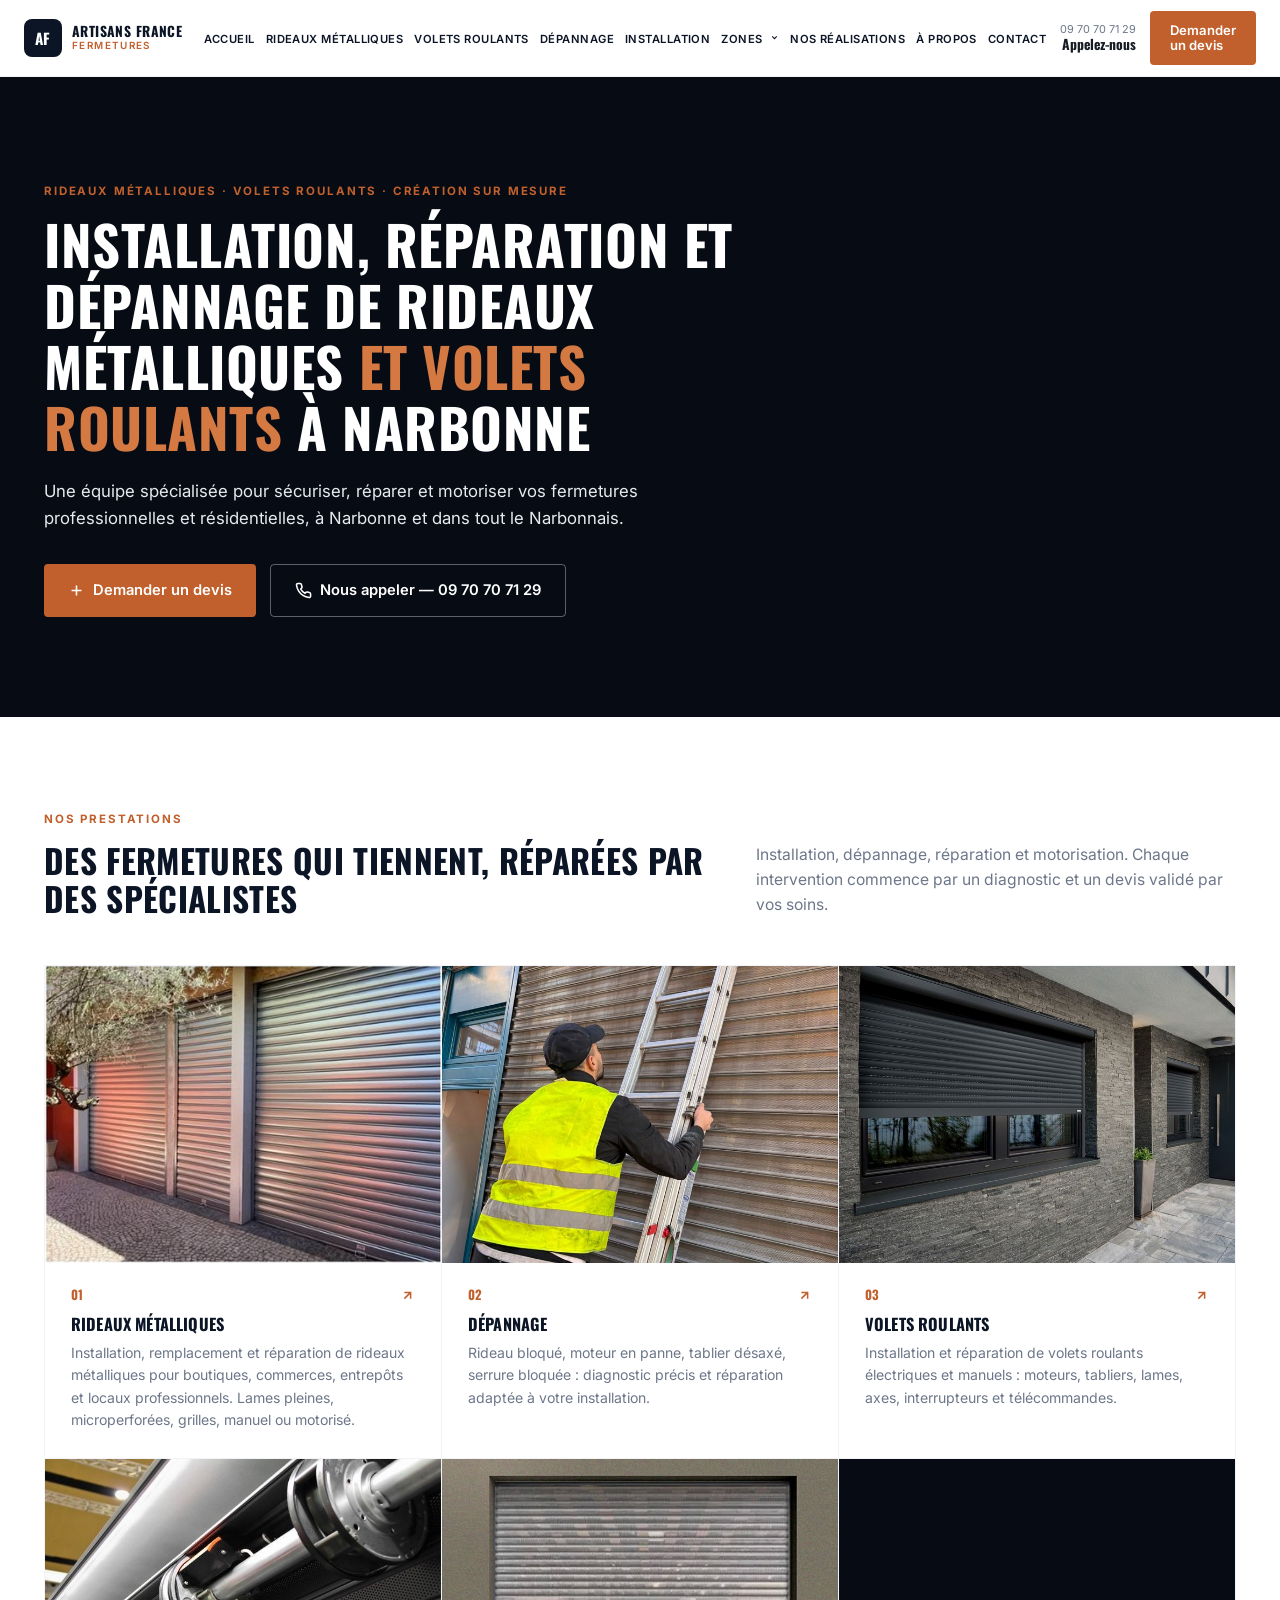
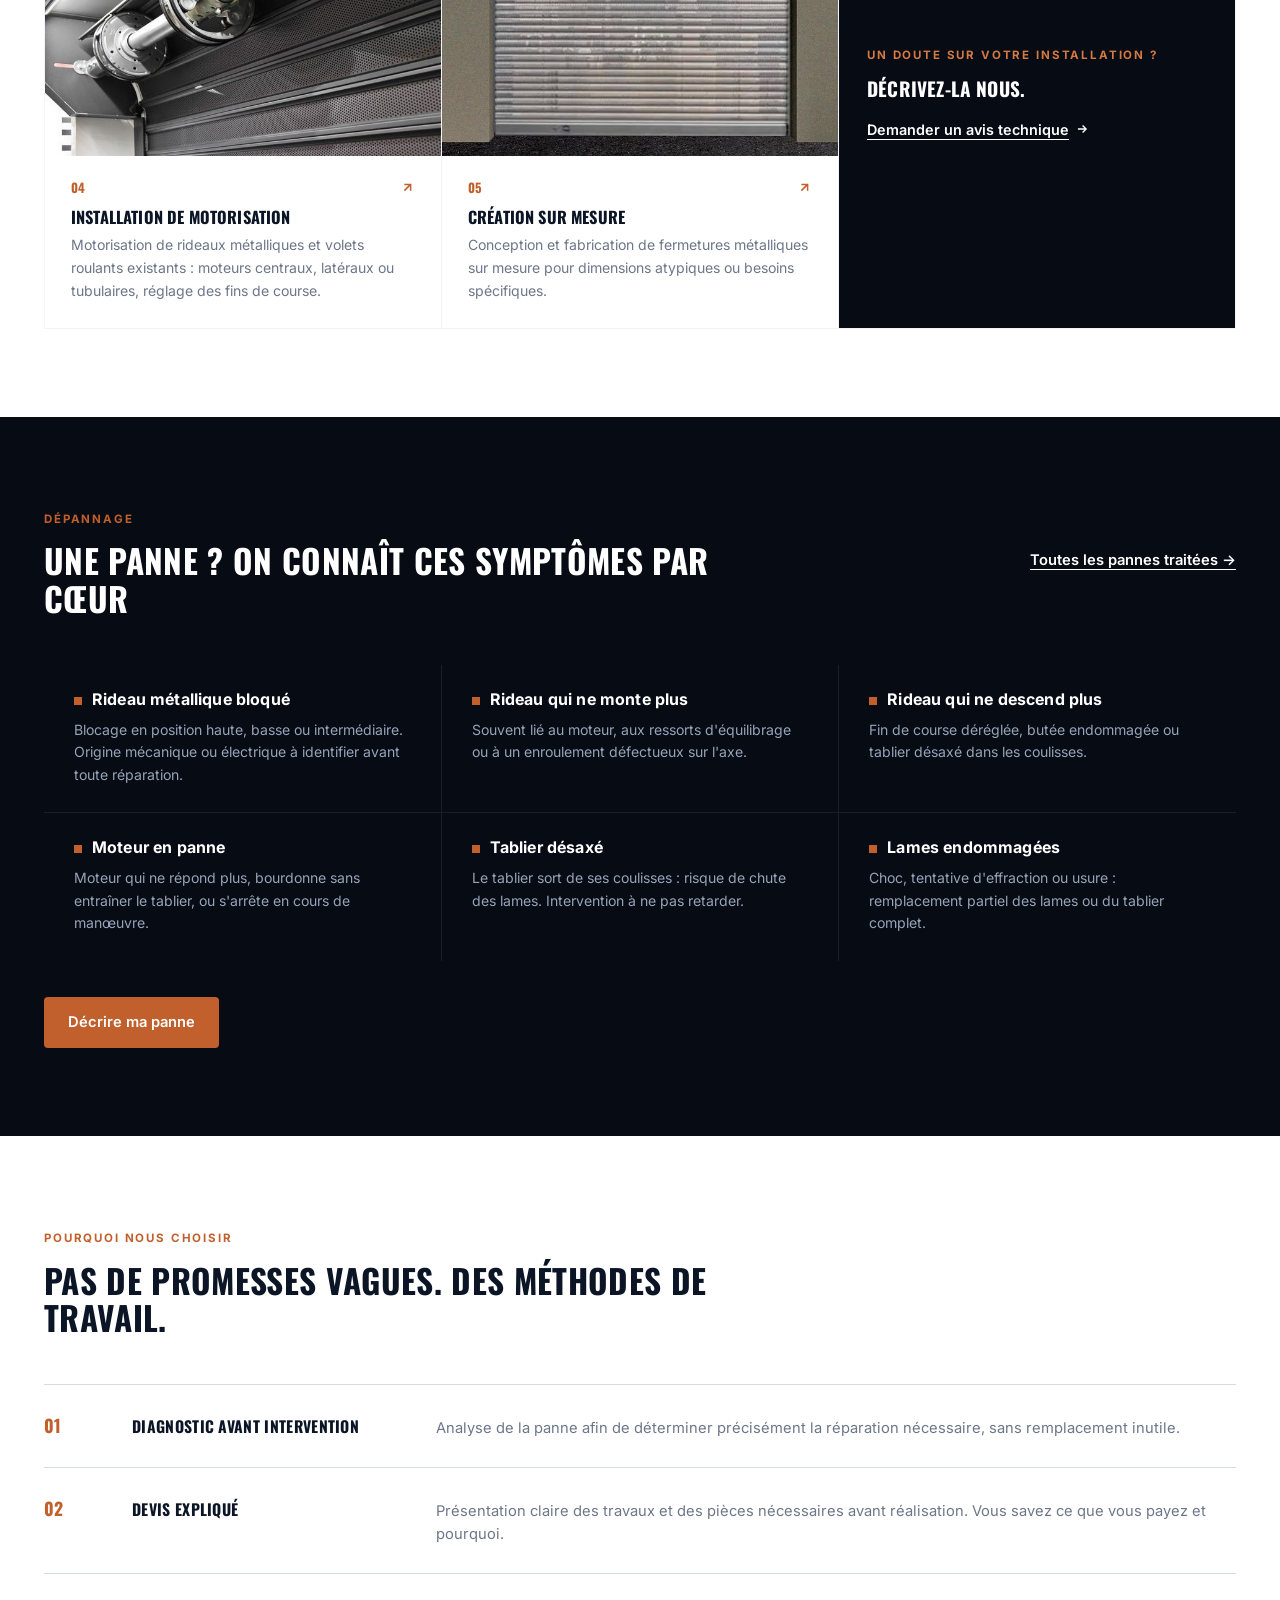
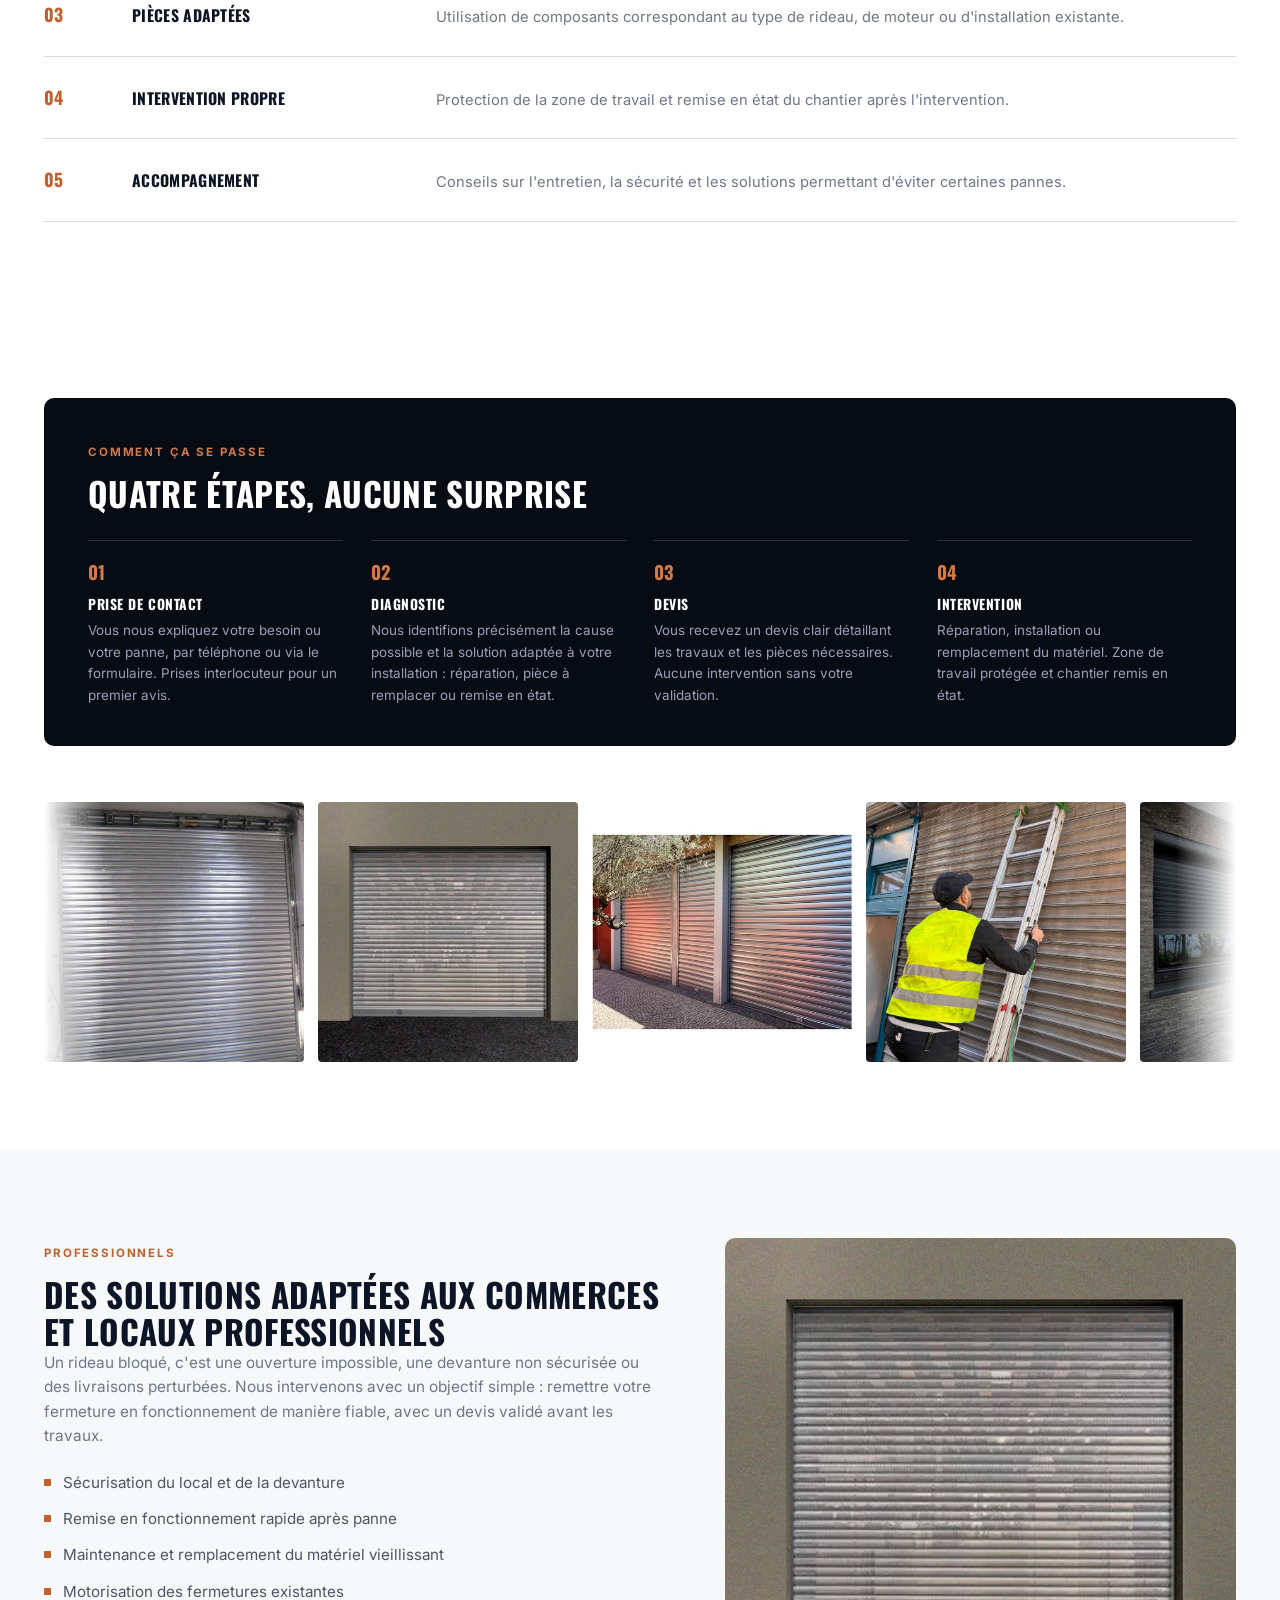
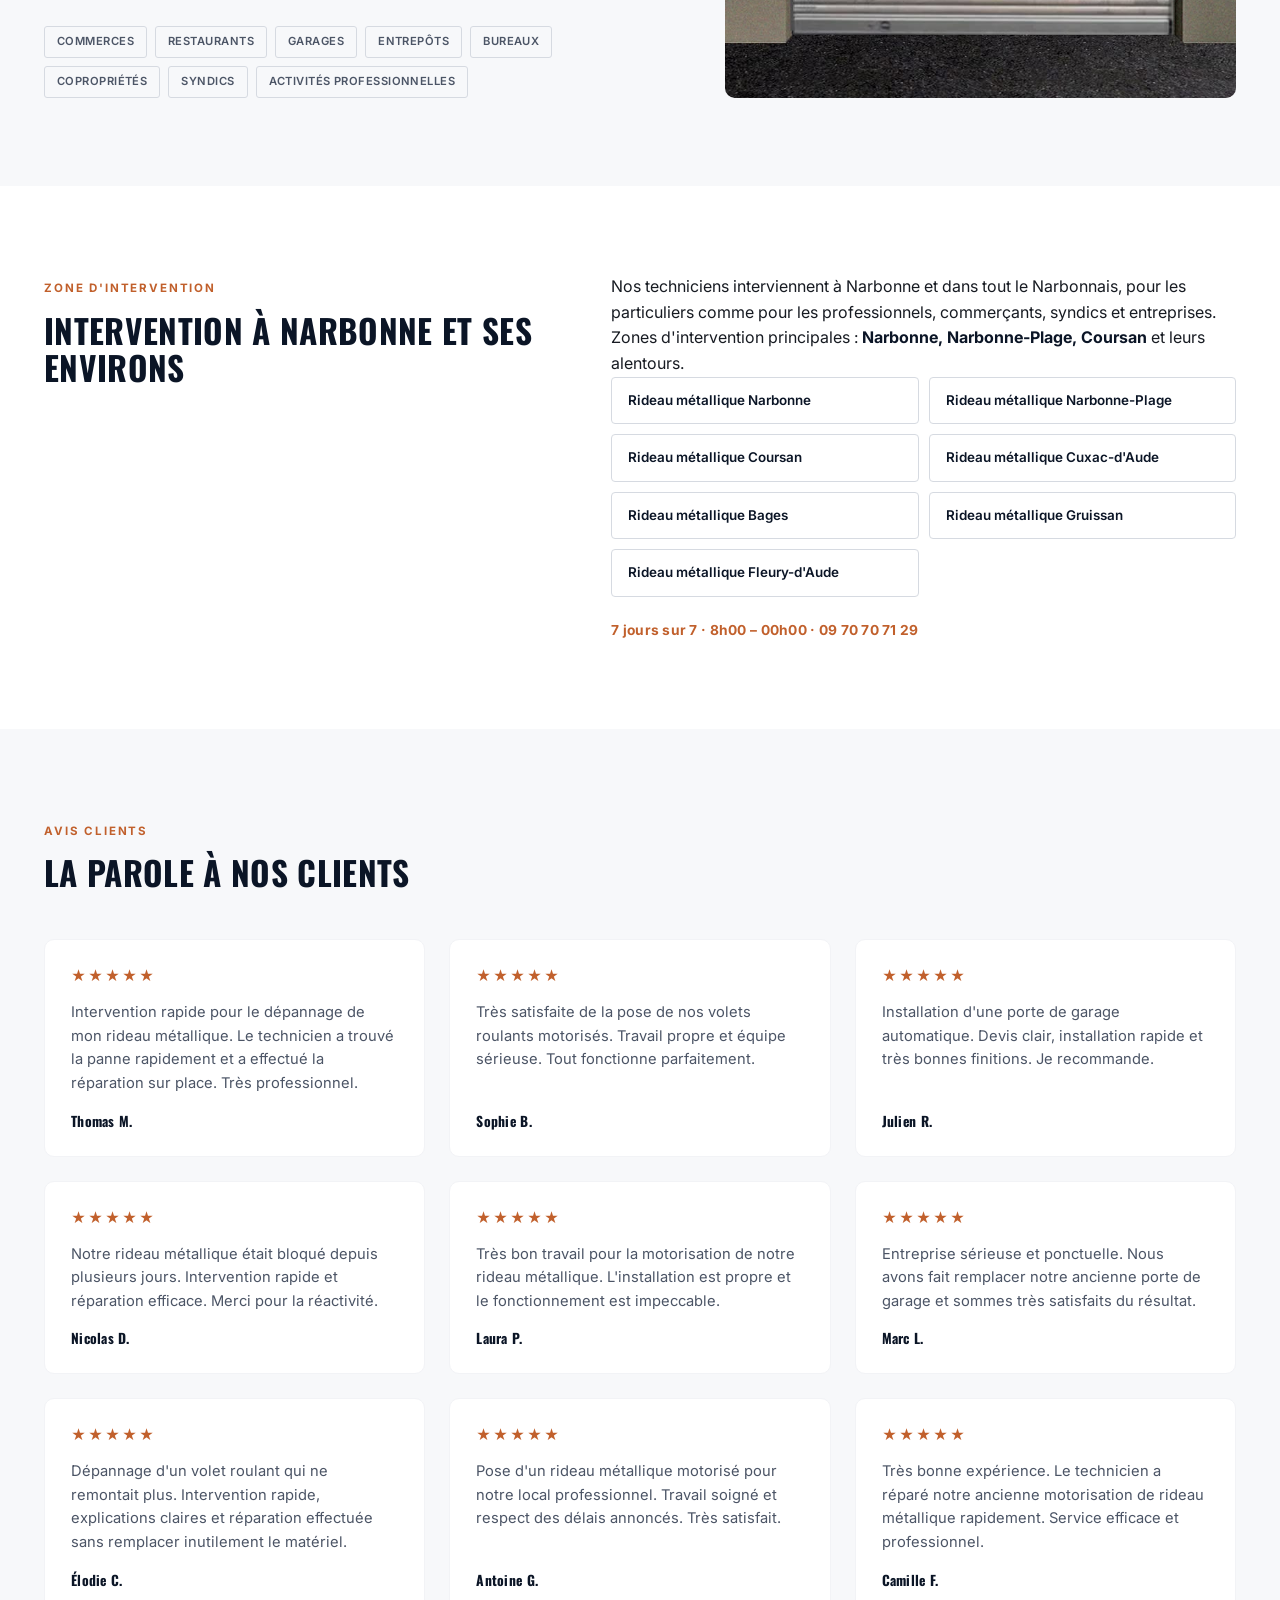
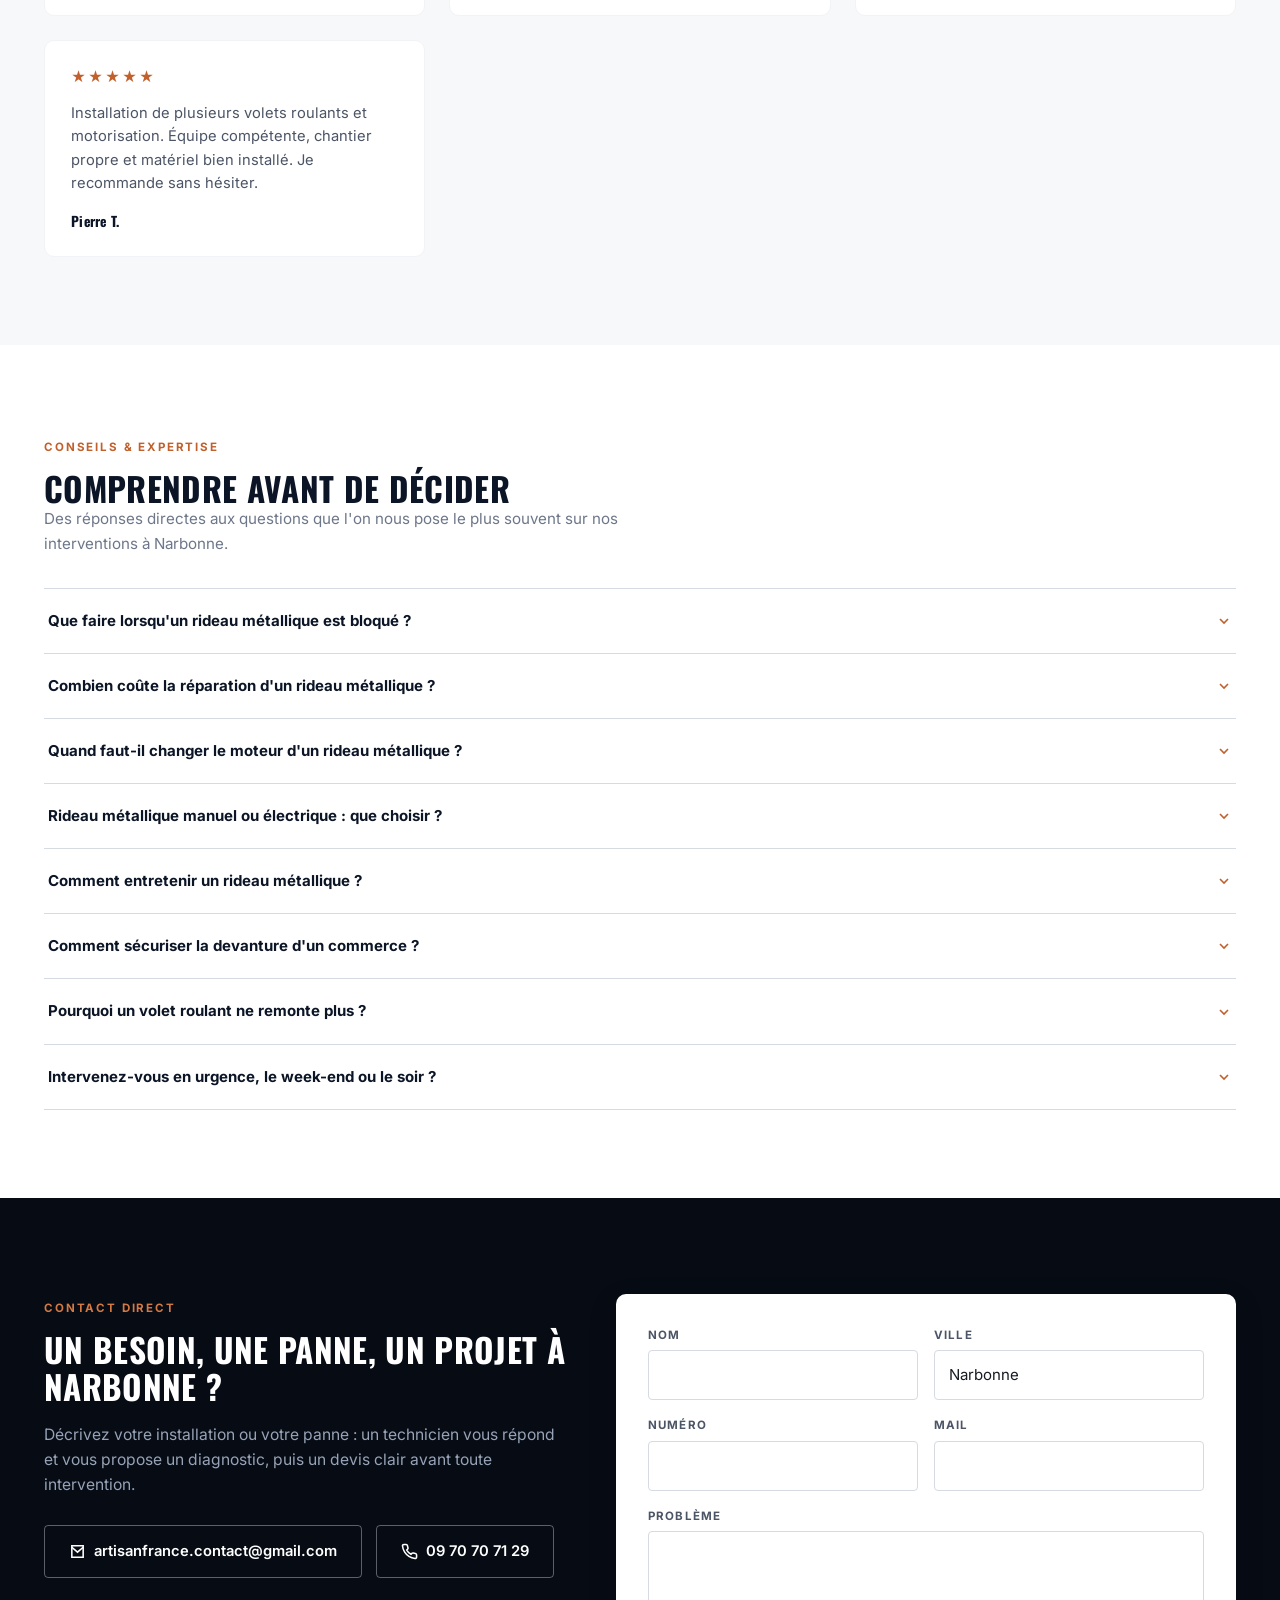
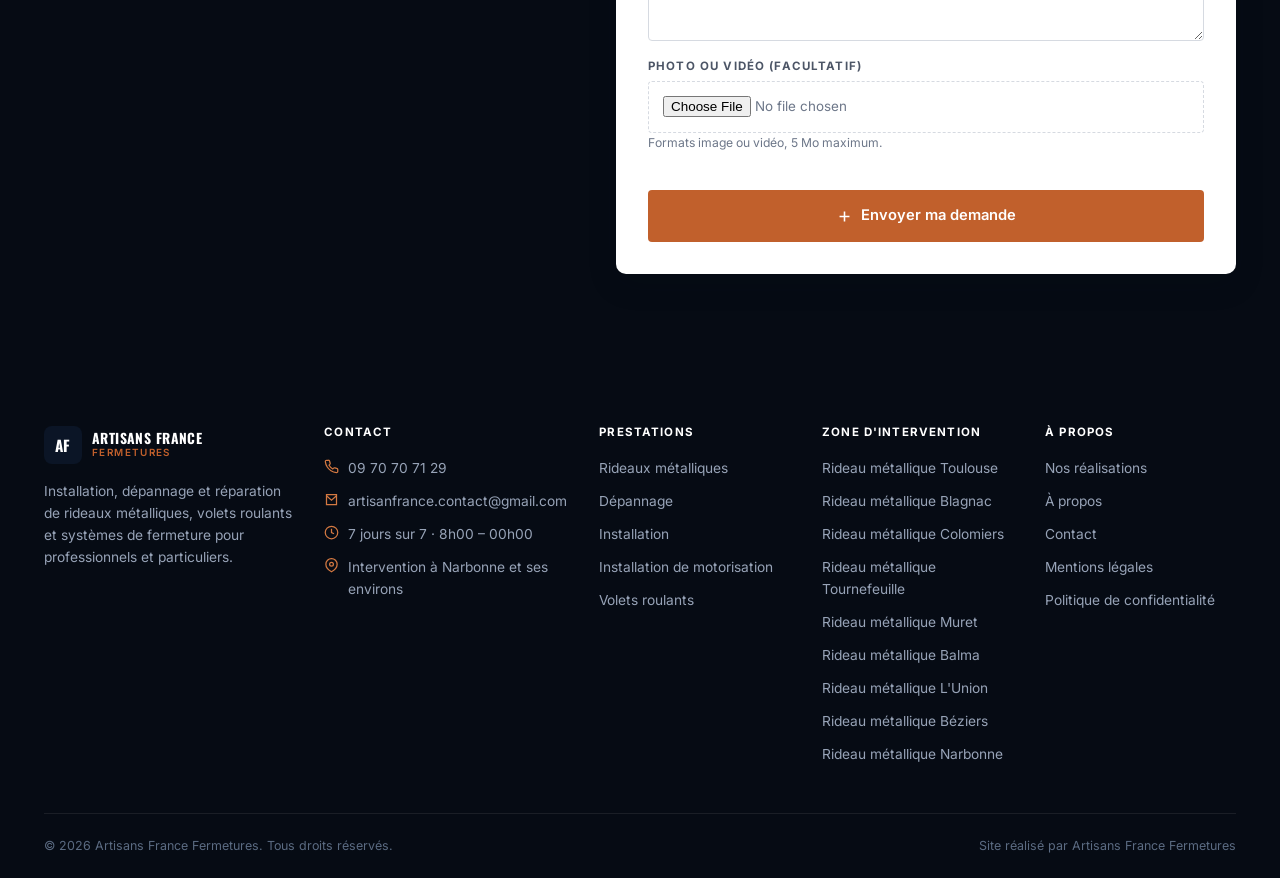
<file: narbonne.html>
<!DOCTYPE html>
<html lang="fr">
<head>
<meta charset="UTF-8">
<meta name="viewport" content="width=device-width, initial-scale=1">
<title>Rideaux Métalliques, Volets Roulants & Fermetures à Narbonne | Artisans France Fermetures</title>
<meta name="description" content="Installation, réparation, dépannage et motorisation de rideaux métalliques et volets roulants à Narbonne et dans le Narbonnais. Devis clair, intervention rapide.">
<meta name="theme-color" content="#060b14">
<link rel="preconnect" href="https://fonts.googleapis.com">
<link rel="preconnect" href="https://fonts.gstatic.com" crossorigin>
<link href="https://fonts.googleapis.com/css2?family=Oswald:wght@500;600;700&family=Inter:wght@400;500;600;700;800&display=swap" rel="stylesheet">
<link rel="stylesheet" href="css/style.css">
<link rel="icon" href="data:image/svg+xml,%3Csvg xmlns='http://www.w3.org/2000/svg' viewBox='0 0 100 100'%3E%3Crect width='100' height='100' rx='16' fill='%23060b14'/%3E%3Cpath d='M20 35h60M20 50h60M20 65h60' stroke='%23c1602c' stroke-width='8' stroke-linecap='round'/%3E%3C/svg%3E">
</head>
<body>

<!-- Header -->
<header class="site-header">
  <div class="container">
    <a href="index.html" class="brand">
      <span class="brand-mark">AF</span>
      <span class="brand-text"><strong>Artisans France</strong><span>Fermetures</span></span>
    </a>

    <button class="nav-toggle" aria-label="Ouvrir le menu" aria-expanded="false">
      <svg viewBox="0 0 24 24" fill="none" stroke="currentColor" stroke-width="2"><path d="M3 6h18M3 12h18M3 18h18" stroke-linecap="round"/></svg>
    </button>

    <nav class="main-nav">
      <ul>
        <li><a class="nav-link" href="index.html">Accueil</a></li>
        <li><a class="nav-link" href="rideaux-metalliques.html">Rideaux métalliques</a></li>
        <li><a class="nav-link" href="volets-roulants.html">Volets roulants</a></li>
        <li><a class="nav-link" href="depannage.html">Dépannage</a></li>
        <li><a class="nav-link" href="installation.html">Installation</a></li>
        <li class="has-dropdown">
          <a class="nav-link" href="#">Zones <svg viewBox="0 0 24 24" width="10" height="10" fill="none" stroke="currentColor" stroke-width="3"><path d="M6 9l6 6 6-6"/></svg></a>
          <ul class="dropdown-menu">
            <li><a href="beziers.html">Béziers</a></li>
            <li><a class="active" href="narbonne.html">Narbonne</a></li>
          </ul>
        </li>
        <li><a class="nav-link" href="#realisations">Nos réalisations</a></li>
        <li><a class="nav-link" href="#apropos">À propos</a></li>
        <li><a class="nav-link" href="#contact">Contact</a></li>
      </ul>
      <div class="header-cta">
        <div class="header-phone">
          <small>09 70 70 71 29</small>
          <strong>Appelez-nous</strong>
        </div>
        <a href="#contact" class="btn btn-primary"><span>Demander</span><span>un devis</span></a>
      </div>
    </nav>
    <div class="nav-backdrop"></div>
  </div>
</header>

<main id="top">

  <!-- HERO -->
  <section class="hero">
    <div class="hero-bg"><img src="Hero volet roulant.jpg" alt="Rideau métallique industriel" loading="eager"></div>
    <div class="container">
      <div class="hero-content reveal in">
        <div class="eyebrow">Rideaux métalliques · Volets roulants · Création sur mesure</div>
        <h1>Installation, réparation et dépannage de rideaux métalliques <em>et volets roulants</em> à Narbonne</h1>
        <p class="lead">Une équipe spécialisée pour sécuriser, réparer et motoriser vos fermetures professionnelles et résidentielles, à Narbonne et dans tout le Narbonnais.</p>
        <div class="hero-actions">
          <a href="#contact" class="btn btn-primary"><svg viewBox="0 0 24 24" fill="none" stroke="currentColor" stroke-width="2.2"><path d="M12 5v14M5 12h14"/></svg> Demander un devis</a>
          <a href="tel:+33970707129" class="btn btn-outline"><svg viewBox="0 0 24 24" fill="none" stroke="currentColor" stroke-width="2.2"><path d="M22 16.92v3a2 2 0 0 1-2.18 2 19.79 19.79 0 0 1-8.63-3.07 19.5 19.5 0 0 1-6-6 19.79 19.79 0 0 1-3.07-8.67A2 2 0 0 1 4.11 2h3a2 2 0 0 1 2 1.72c.127.96.362 1.903.7 2.81a2 2 0 0 1-.45 2.11L8.09 9.91a16 16 0 0 0 6 6l1.27-1.27a2 2 0 0 1 2.11-.45c.907.338 1.85.573 2.81.7A2 2 0 0 1 22 16.92z"/></svg> Nous appeler — 09 70 70 71 29</a>
        </div>
      </div>
    </div>
  </section>

  <!-- SERVICES -->
  <section id="services" class="section">
    <div class="container">
      <div class="section-head reveal in">
        <div>
          <div class="eyebrow">Nos prestations</div>
          <h2>Des fermetures qui tiennent, réparées par des spécialistes</h2>
        </div>
        <p>Installation, dépannage, réparation et motorisation. Chaque intervention commence par un diagnostic et un devis validé par vos soins.</p>
      </div>

      <div class="services-grid">
        <a class="service-card reveal in" href="rideaux-metalliques.html">
          <div class="service-photo"><img src="rideaux metalique.jpg" alt="Rideaux métalliques" loading="lazy"></div>
          <div class="service-body">
            <div class="service-index-row"><span>01</span><svg viewBox="0 0 24 24" fill="none" stroke="currentColor" stroke-width="2.4"><path d="M7 17L17 7M7 7h10v10"/></svg></div>
            <h3>Rideaux métalliques</h3>
            <p>Installation, remplacement et réparation de rideaux métalliques pour boutiques, commerces, entrepôts et locaux professionnels. Lames pleines, microperforées, grilles, manuel ou motorisé.</p>
          </div>
        </a>
        <a class="service-card reveal in" href="depannage.html">
          <div class="service-photo"><img src="Dépannage Rideau Métallique.jpg" alt="Dépannage rideau métallique" loading="lazy"></div>
          <div class="service-body">
            <div class="service-index-row"><span>02</span><svg viewBox="0 0 24 24" fill="none" stroke="currentColor" stroke-width="2.4"><path d="M7 17L17 7M7 7h10v10"/></svg></div>
            <h3>Dépannage</h3>
            <p>Rideau bloqué, moteur en panne, tablier désaxé, serrure bloquée : diagnostic précis et réparation adaptée à votre installation.</p>
          </div>
        </a>
        <a class="service-card reveal in" href="volets-roulants.html">
          <div class="service-photo"><img src="Volet roulant.jpg" alt="Volets roulants" loading="lazy"></div>
          <div class="service-body">
            <div class="service-index-row"><span>03</span><svg viewBox="0 0 24 24" fill="none" stroke="currentColor" stroke-width="2.4"><path d="M7 17L17 7M7 7h10v10"/></svg></div>
            <h3>Volets roulants</h3>
            <p>Installation et réparation de volets roulants électriques et manuels : moteurs, tabliers, lames, axes, interrupteurs et télécommandes.</p>
          </div>
        </a>
        <a class="service-card reveal in" href="motorisation.html">
          <div class="service-photo"><img src="motorisation rideaux metalique.jpg" alt="Motorisation de rideau métallique" loading="lazy"></div>
          <div class="service-body">
            <div class="service-index-row"><span>04</span><svg viewBox="0 0 24 24" fill="none" stroke="currentColor" stroke-width="2.4"><path d="M7 17L17 7M7 7h10v10"/></svg></div>
            <h3>Installation de motorisation</h3>
            <p>Motorisation de rideaux métalliques et volets roulants existants : moteurs centraux, latéraux ou tubulaires, réglage des fins de course.</p>
          </div>
        </a>
        <a class="service-card reveal in" href="portes-de-garage.html">
          <div class="service-photo"><img src="Rideau métallique 2.jpg" alt="Création sur mesure" loading="lazy"></div>
          <div class="service-body">
            <div class="service-index-row"><span>05</span><svg viewBox="0 0 24 24" fill="none" stroke="currentColor" stroke-width="2.4"><path d="M7 17L17 7M7 7h10v10"/></svg></div>
            <h3>Création sur mesure</h3>
            <p>Conception et fabrication de fermetures métalliques sur mesure pour dimensions atypiques ou besoins spécifiques.</p>
          </div>
        </a>
        <div class="service-card service-card--cta reveal in">
          <div class="eyebrow">Un doute sur votre installation ?</div>
          <h3>Décrivez-la nous.</h3>
          <a href="#contact">Demander un avis technique <svg viewBox="0 0 24 24" width="14" height="14" fill="none" stroke="currentColor" stroke-width="2.4"><path d="M5 12h14M13 6l6 6-6 6"/></svg></a>
        </div>
      </div>
    </div>
  </section>

  <!-- DÉPANNAGE / SYMPTÔMES -->
  <section class="section section--dark">
    <div class="container">
      <div class="section-head section-head--link reveal in">
        <div>
          <div class="eyebrow">Dépannage</div>
          <h2>Une panne ? On connaît ces symptômes par cœur</h2>
        </div>
        <a class="section-link" href="depannage.html">Toutes les pannes traitées →</a>
      </div>

      <div class="symptoms-grid">
        <div class="symptom-card reveal in">
          <h3>Rideau métallique bloqué</h3>
          <p>Blocage en position haute, basse ou intermédiaire. Origine mécanique ou électrique à identifier avant toute réparation.</p>
        </div>
        <div class="symptom-card reveal in">
          <h3>Rideau qui ne monte plus</h3>
          <p>Souvent lié au moteur, aux ressorts d'équilibrage ou à un enroulement défectueux sur l'axe.</p>
        </div>
        <div class="symptom-card reveal in">
          <h3>Rideau qui ne descend plus</h3>
          <p>Fin de course déréglée, butée endommagée ou tablier désaxé dans les coulisses.</p>
        </div>
        <div class="symptom-card reveal in">
          <h3>Moteur en panne</h3>
          <p>Moteur qui ne répond plus, bourdonne sans entraîner le tablier, ou s'arrête en cours de manœuvre.</p>
        </div>
        <div class="symptom-card reveal in">
          <h3>Tablier désaxé</h3>
          <p>Le tablier sort de ses coulisses : risque de chute des lames. Intervention à ne pas retarder.</p>
        </div>
        <div class="symptom-card reveal in">
          <h3>Lames endommagées</h3>
          <p>Choc, tentative d'effraction ou usure : remplacement partiel des lames ou du tablier complet.</p>
        </div>
      </div>

      <a href="depannage.html" class="btn btn-primary reveal in">Décrire ma panne</a>
    </div>
  </section>

  <!-- POURQUOI NOUS CHOISIR -->
  <section id="apropos" class="section">
    <div class="container">
      <div class="section-head reveal in">
        <div>
          <div class="eyebrow">Pourquoi nous choisir</div>
          <h2>Pas de promesses vagues. Des méthodes de travail.</h2>
        </div>
      </div>

      <div class="reasons-list">
        <div class="reason-row reveal in">
          <span class="reason-num">01</span>
          <h3>Diagnostic avant intervention</h3>
          <p>Analyse de la panne afin de déterminer précisément la réparation nécessaire, sans remplacement inutile.</p>
        </div>
        <div class="reason-row reveal in">
          <span class="reason-num">02</span>
          <h3>Devis expliqué</h3>
          <p>Présentation claire des travaux et des pièces nécessaires avant réalisation. Vous savez ce que vous payez et pourquoi.</p>
        </div>
        <div class="reason-row reveal in">
          <span class="reason-num">03</span>
          <h3>Pièces adaptées</h3>
          <p>Utilisation de composants correspondant au type de rideau, de moteur ou d'installation existante.</p>
        </div>
        <div class="reason-row reveal in">
          <span class="reason-num">04</span>
          <h3>Intervention propre</h3>
          <p>Protection de la zone de travail et remise en état du chantier après l'intervention.</p>
        </div>
        <div class="reason-row reveal in">
          <span class="reason-num">05</span>
          <h3>Accompagnement</h3>
          <p>Conseils sur l'entretien, la sécurité et les solutions permettant d'éviter certaines pannes.</p>
        </div>
      </div>
    </div>
  </section>

  <!-- COMMENT ÇA SE PASSE + RÉALISATIONS -->
  <section class="section">
    <div class="container">
      <div class="process-panel reveal in">
        <div class="eyebrow">Comment ça se passe</div>
        <h2>Quatre étapes, aucune surprise</h2>
        <div class="process-steps">
          <div class="process-step"><span class="step-num">01</span><h3>Prise de contact</h3><p>Vous nous expliquez votre besoin ou votre panne, par téléphone ou via le formulaire. Prises interlocuteur pour un premier avis.</p></div>
          <div class="process-step"><span class="step-num">02</span><h3>Diagnostic</h3><p>Nous identifions précisément la cause possible et la solution adaptée à votre installation : réparation, pièce à remplacer ou remise en état.</p></div>
          <div class="process-step"><span class="step-num">03</span><h3>Devis</h3><p>Vous recevez un devis clair détaillant les travaux et les pièces nécessaires. Aucune intervention sans votre validation.</p></div>
          <div class="process-step"><span class="step-num">04</span><h3>Intervention</h3><p>Réparation, installation ou remplacement du matériel. Zone de travail protégée et chantier remis en état.</p></div>
        </div>
      </div>

      <div id="realisations">
        <div class="works-scroll">
          <div class="works-track">
            <div class="works-item"><img src="rideau metalique 1.jpg" alt="Réalisation rideau métallique" loading="lazy"></div>
            <div class="works-item"><img src="Rideau métallique 2.jpg" alt="Réalisation rideau métallique" loading="lazy"></div>
            <div class="works-item"><img src="rideaux metalique.jpg" alt="Réalisation rideau métallique" loading="lazy"></div>
            <div class="works-item"><img src="Dépannage Rideau Métallique.jpg" alt="Réalisation dépannage" loading="lazy"></div>
            <div class="works-item"><img src="Volet roulant.jpg" alt="Réalisation volet roulant" loading="lazy"></div>
            <div class="works-item"><img src="Volets roulant 2.jpg" alt="Réalisation volet roulant" loading="lazy"></div>
            <div class="works-item"><img src="volet roulant 1.jpg" alt="Réalisation volet roulant" loading="lazy"></div>
            <div class="works-item"><img src="motorisation rideaux metalique.jpg" alt="Réalisation motorisation" loading="lazy"></div>
            <div class="works-item"><img src="motorisation 1.jpg" alt="Réalisation motorisation" loading="lazy"></div>
            <div class="works-item"><img src="Hero volet roulant.jpg" alt="Réalisation volet roulant" loading="lazy"></div>
            <div class="works-item" aria-hidden="true"><img src="rideau metalique 1.jpg" alt="" loading="lazy"></div>
            <div class="works-item" aria-hidden="true"><img src="Rideau métallique 2.jpg" alt="" loading="lazy"></div>
            <div class="works-item" aria-hidden="true"><img src="rideaux metalique.jpg" alt="" loading="lazy"></div>
            <div class="works-item" aria-hidden="true"><img src="Dépannage Rideau Métallique.jpg" alt="" loading="lazy"></div>
            <div class="works-item" aria-hidden="true"><img src="Volet roulant.jpg" alt="" loading="lazy"></div>
            <div class="works-item" aria-hidden="true"><img src="Volets roulant 2.jpg" alt="" loading="lazy"></div>
            <div class="works-item" aria-hidden="true"><img src="volet roulant 1.jpg" alt="" loading="lazy"></div>
            <div class="works-item" aria-hidden="true"><img src="motorisation rideaux metalique.jpg" alt="" loading="lazy"></div>
            <div class="works-item" aria-hidden="true"><img src="motorisation 1.jpg" alt="" loading="lazy"></div>
            <div class="works-item" aria-hidden="true"><img src="Hero volet roulant.jpg" alt="" loading="lazy"></div>
          </div>
        </div>
      </div>
    </div>
  </section>

  <!-- PROFESSIONNELS -->
  <section class="section section--gray">
    <div class="container">
      <div class="pro-grid">
        <div class="reveal in">
          <div class="eyebrow">Professionnels</div>
          <h2>Des solutions adaptées aux commerces et locaux professionnels</h2>
          <p class="lead-p">Un rideau bloqué, c'est une ouverture impossible, une devanture non sécurisée ou des livraisons perturbées. Nous intervenons avec un objectif simple : remettre votre fermeture en fonctionnement de manière fiable, avec un devis validé avant les travaux.</p>
          <ul class="content-list">
            <li>Sécurisation du local et de la devanture</li>
            <li>Remise en fonctionnement rapide après panne</li>
            <li>Maintenance et remplacement du matériel vieillissant</li>
            <li>Motorisation des fermetures existantes</li>
          </ul>
          <div class="tag-list">
            <span class="tag-pill">Commerces</span>
            <span class="tag-pill">Restaurants</span>
            <span class="tag-pill">Garages</span>
            <span class="tag-pill">Entrepôts</span>
            <span class="tag-pill">Bureaux</span>
            <span class="tag-pill">Copropriétés</span>
            <span class="tag-pill">Syndics</span>
            <span class="tag-pill">Activités professionnelles</span>
          </div>
        </div>
        <div class="pro-photo reveal in">
          <img src="Rideau métallique 2.jpg" alt="Création sur mesure de fermetures métalliques" loading="lazy">
        </div>
      </div>
    </div>
  </section>

  <!-- ZONE D'INTERVENTION -->
  <section class="section">
    <div class="container">
      <div class="zone-grid">
        <div class="zone-intro reveal in">
          <div class="eyebrow">Zone d'intervention</div>
          <h2>Intervention à Narbonne et ses environs</h2>
        </div>
        <div class="reveal in">
          <p>Nos techniciens interviennent à Narbonne et dans tout le Narbonnais, pour les particuliers comme pour les professionnels, commerçants, syndics et entreprises. Zones d'intervention principales : <strong>Narbonne, Narbonne-Plage, Coursan</strong> et leurs alentours.</p>
          <div class="zone-pills">
            <a class="zone-pill" href="rideaux-metalliques.html">Rideau métallique Narbonne</a>
            <a class="zone-pill" href="rideaux-metalliques.html">Rideau métallique Narbonne-Plage</a>
            <a class="zone-pill" href="rideaux-metalliques.html">Rideau métallique Coursan</a>
            <a class="zone-pill" href="rideaux-metalliques.html">Rideau métallique Cuxac-d'Aude</a>
            <a class="zone-pill" href="rideaux-metalliques.html">Rideau métallique Bages</a>
            <a class="zone-pill" href="rideaux-metalliques.html">Rideau métallique Gruissan</a>
            <a class="zone-pill" href="rideaux-metalliques.html">Rideau métallique Fleury-d'Aude</a>
          </div>
          <div class="zone-hours">7 jours sur 7 · 8h00 – 00h00 · 09 70 70 71 29</div>
        </div>
      </div>
    </div>
  </section>

  <!-- AVIS CLIENTS -->
  <section class="section section--gray">
    <div class="container">
      <div class="section-head reveal in">
        <div>
          <div class="eyebrow">Avis clients</div>
          <h2>La parole à nos clients</h2>
        </div>
      </div>
      <div class="reviews-grid">
        <div class="review-card reveal in">
          <div class="review-stars">★★★★★</div>
          <p class="review-text">Intervention rapide pour le dépannage de mon rideau métallique. Le technicien a trouvé la panne rapidement et a effectué la réparation sur place. Très professionnel.</p>
          <div class="review-author">Thomas M.</div>
        </div>
        <div class="review-card reveal in">
          <div class="review-stars">★★★★★</div>
          <p class="review-text">Très satisfaite de la pose de nos volets roulants motorisés. Travail propre et équipe sérieuse. Tout fonctionne parfaitement.</p>
          <div class="review-author">Sophie B.</div>
        </div>
        <div class="review-card reveal in">
          <div class="review-stars">★★★★★</div>
          <p class="review-text">Installation d'une porte de garage automatique. Devis clair, installation rapide et très bonnes finitions. Je recommande.</p>
          <div class="review-author">Julien R.</div>
        </div>
        <div class="review-card reveal in">
          <div class="review-stars">★★★★★</div>
          <p class="review-text">Notre rideau métallique était bloqué depuis plusieurs jours. Intervention rapide et réparation efficace. Merci pour la réactivité.</p>
          <div class="review-author">Nicolas D.</div>
        </div>
        <div class="review-card reveal in">
          <div class="review-stars">★★★★★</div>
          <p class="review-text">Très bon travail pour la motorisation de notre rideau métallique. L'installation est propre et le fonctionnement est impeccable.</p>
          <div class="review-author">Laura P.</div>
        </div>
        <div class="review-card reveal in">
          <div class="review-stars">★★★★★</div>
          <p class="review-text">Entreprise sérieuse et ponctuelle. Nous avons fait remplacer notre ancienne porte de garage et sommes très satisfaits du résultat.</p>
          <div class="review-author">Marc L.</div>
        </div>
        <div class="review-card reveal in">
          <div class="review-stars">★★★★★</div>
          <p class="review-text">Dépannage d'un volet roulant qui ne remontait plus. Intervention rapide, explications claires et réparation effectuée sans remplacer inutilement le matériel.</p>
          <div class="review-author">Élodie C.</div>
        </div>
        <div class="review-card reveal in">
          <div class="review-stars">★★★★★</div>
          <p class="review-text">Pose d'un rideau métallique motorisé pour notre local professionnel. Travail soigné et respect des délais annoncés. Très satisfait.</p>
          <div class="review-author">Antoine G.</div>
        </div>
        <div class="review-card reveal in">
          <div class="review-stars">★★★★★</div>
          <p class="review-text">Très bonne expérience. Le technicien a réparé notre ancienne motorisation de rideau métallique rapidement. Service efficace et professionnel.</p>
          <div class="review-author">Camille F.</div>
        </div>
        <div class="review-card reveal in">
          <div class="review-stars">★★★★★</div>
          <p class="review-text">Installation de plusieurs volets roulants et motorisation. Équipe compétente, chantier propre et matériel bien installé. Je recommande sans hésiter.</p>
          <div class="review-author">Pierre T.</div>
        </div>
      </div>
    </div>
  </section>

  <!-- FAQ -->
  <section class="section">
    <div class="container">
      <div class="eyebrow">Conseils &amp; expertise</div>
      <h2>Comprendre avant de décider</h2>
      <p class="faq-intro">Des réponses directes aux questions que l'on nous pose le plus souvent sur nos interventions à Narbonne.</p>

      <div class="faq-list">
        <div class="faq-item">
          <button class="faq-q">Que faire lorsqu'un rideau métallique est bloqué ? <svg viewBox="0 0 24 24" fill="none" stroke="currentColor" stroke-width="2.4"><path d="M6 9l6 6 6-6"/></svg></button>
          <div class="faq-a"><p>Ne forcez pas manuellement ni avec le moteur : cela peut aggraver le blocage ou endommager le tablier. Coupez l'alimentation si le rideau est motorisé et contactez un technicien pour un diagnostic.</p></div>
        </div>
        <div class="faq-item">
          <button class="faq-q">Combien coûte la réparation d'un rideau métallique ? <svg viewBox="0 0 24 24" fill="none" stroke="currentColor" stroke-width="2.4"><path d="M6 9l6 6 6-6"/></svg></button>
          <div class="faq-a"><p>Le coût dépend de la panne (moteur, tablier, ressorts, lames) et du type d'installation. Un diagnostic sur place permet d'établir un devis précis avant toute intervention.</p></div>
        </div>
        <div class="faq-item">
          <button class="faq-q">Quand faut-il changer le moteur d'un rideau métallique ? <svg viewBox="0 0 24 24" fill="none" stroke="currentColor" stroke-width="2.4"><path d="M6 9l6 6 6-6"/></svg></button>
          <div class="faq-a"><p>Lorsque le moteur bourdonne sans entraîner le tablier, s'arrête en cours de manœuvre ou ne répond plus du tout, un remplacement est généralement nécessaire après vérification des autres composants.</p></div>
        </div>
        <div class="faq-item">
          <button class="faq-q">Rideau métallique manuel ou électrique : que choisir ? <svg viewBox="0 0 24 24" fill="none" stroke="currentColor" stroke-width="2.4"><path d="M6 9l6 6 6-6"/></svg></button>
          <div class="faq-a"><p>Le manuel est plus économique et sans entretien électrique ; le motorisé apporte un confort d'usage quotidien. Le choix dépend de la fréquence d'utilisation et de la taille du rideau.</p></div>
        </div>
        <div class="faq-item">
          <button class="faq-q">Comment entretenir un rideau métallique ? <svg viewBox="0 0 24 24" fill="none" stroke="currentColor" stroke-width="2.4"><path d="M6 9l6 6 6-6"/></svg></button>
          <div class="faq-a"><p>Un graissage régulier des coulisses et de l'axe, ainsi qu'une vérification annuelle des fixations et du moteur, permettent d'éviter la plupart des pannes.</p></div>
        </div>
        <div class="faq-item">
          <button class="faq-q">Comment sécuriser la devanture d'un commerce ? <svg viewBox="0 0 24 24" fill="none" stroke="currentColor" stroke-width="2.4"><path d="M6 9l6 6 6-6"/></svg></button>
          <div class="faq-a"><p>Un rideau à lames pleines ou une grille avec serrure à points d'ancrage renforcés reste la solution la plus efficace contre les tentatives d'effraction.</p></div>
        </div>
        <div class="faq-item">
          <button class="faq-q">Pourquoi un volet roulant ne remonte plus ? <svg viewBox="0 0 24 24" fill="none" stroke="currentColor" stroke-width="2.4"><path d="M6 9l6 6 6-6"/></svg></button>
          <div class="faq-a"><p>Cela vient souvent d'un moteur en fin de vie, d'une sangle cassée ou d'un axe d'enroulement défectueux. Un diagnostic permet d'identifier précisément la cause.</p></div>
        </div>
        <div class="faq-item">
          <button class="faq-q">Intervenez-vous en urgence, le week-end ou le soir ? <svg viewBox="0 0 24 24" fill="none" stroke="currentColor" stroke-width="2.4"><path d="M6 9l6 6 6-6"/></svg></button>
          <div class="faq-a"><p>Oui, nos équipes interviennent 7 jours sur 7 de 8h00 à 00h00, y compris pour les urgences de sécurisation après effraction ou blocage total.</p></div>
        </div>
      </div>
    </div>
  </section>

  <!-- CONTACT CTA -->
  <section id="contact" class="section contact-cta">
    <div class="container">
      <div class="contact-grid">
        <div class="contact-pitch">
          <div class="eyebrow">Contact direct</div>
          <h2>Un besoin, une panne, un projet à Narbonne ?</h2>
          <p>Décrivez votre installation ou votre panne : un technicien vous répond et vous propose un diagnostic, puis un devis clair avant toute intervention.</p>
          <div class="contact-cta-actions">
            <a href="mailto:artisanfrance.contact@gmail.com" class="btn btn-outline"><svg viewBox="0 0 24 24" fill="none" stroke="currentColor" stroke-width="2.2"><path d="M4 4h16v16H4z"/><path d="M4 6l8 7 8-7"/></svg> artisanfrance.contact@gmail.com</a>
            <a href="tel:+33970707129" class="btn btn-outline"><svg viewBox="0 0 24 24" fill="none" stroke="currentColor" stroke-width="2.2"><path d="M22 16.92v3a2 2 0 0 1-2.18 2 19.79 19.79 0 0 1-8.63-3.07 19.5 19.5 0 0 1-6-6 19.79 19.79 0 0 1-3.07-8.67A2 2 0 0 1 4.11 2h3a2 2 0 0 1 2 1.72c.127.96.362 1.903.7 2.81a2 2 0 0 1-.45 2.11L8.09 9.91a16 16 0 0 0 6 6l1.27-1.27a2 2 0 0 1 2.11-.45c.907.338 1.85.573 2.81.7A2 2 0 0 1 22 16.92z"/></svg> 09 70 70 71 29</a>
          </div>
        </div>

        <form id="quote-form" class="contact-form-card" action="https://formsubmit.co/ajax/artisanfrance.contact@gmail.com" method="POST" enctype="multipart/form-data">
          <input type="hidden" name="_subject" value="Nouvelle demande — Artisans France Fermetures (Narbonne)">
          <input type="hidden" name="_template" value="table">
          <input type="hidden" name="_captcha" value="false">
          <input type="text" name="_honey" style="display:none" tabindex="-1" autocomplete="off">

          <div class="form-row">
            <div class="form-field">
              <label for="f-nom">Nom</label>
              <input type="text" id="f-nom" name="Nom" required>
            </div>
            <div class="form-field">
              <label for="f-ville">Ville</label>
              <input type="text" id="f-ville" name="Ville" value="Narbonne" required>
            </div>
          </div>
          <div class="form-row">
            <div class="form-field">
              <label for="f-tel">Numéro</label>
              <input type="tel" id="f-tel" name="Numéro" required>
            </div>
            <div class="form-field">
              <label for="f-mail">Mail</label>
              <input type="email" id="f-mail" name="Mail" required>
            </div>
          </div>
          <div class="form-field">
            <label for="f-probleme">Problème</label>
            <textarea id="f-probleme" name="Problème" required></textarea>
          </div>
          <div class="form-field">
            <label for="f-media">Photo ou vidéo (facultatif)</label>
            <input type="file" id="f-media" name="Photo ou vidéo" accept="image/*,video/*">
            <span class="form-note">Formats image ou vidéo, 5 Mo maximum.</span>
          </div>

          <button type="submit" class="btn btn-primary"><svg viewBox="0 0 24 24" fill="none" stroke="currentColor" stroke-width="2.2"><path d="M12 5v14M5 12h14"/></svg> Envoyer ma demande</button>
          <div class="form-success">Merci, votre demande a bien été envoyée. Un technicien vous recontacte rapidement.</div>
        </form>
      </div>
    </div>
  </section>

</main>

<!-- FOOTER -->
<footer class="site-footer">
  <div class="container">
    <div class="footer-grid">
      <div class="footer-brand">
        <a href="index.html" class="brand">
          <span class="brand-mark">AF</span>
          <span class="brand-text"><strong>Artisans France</strong><span>Fermetures</span></span>
        </a>
        <p>Installation, dépannage et réparation de rideaux métalliques, volets roulants et systèmes de fermeture pour professionnels et particuliers.</p>
      </div>
      <div class="footer-col">
        <h4>Contact</h4>
        <ul class="footer-contact">
          <li><svg viewBox="0 0 24 24" fill="none" stroke="currentColor" stroke-width="2"><path d="M22 16.92v3a2 2 0 0 1-2.18 2 19.79 19.79 0 0 1-8.63-3.07 19.5 19.5 0 0 1-6-6 19.79 19.79 0 0 1-3.07-8.67A2 2 0 0 1 4.11 2h3a2 2 0 0 1 2 1.72c.127.96.362 1.903.7 2.81a2 2 0 0 1-.45 2.11L8.09 9.91a16 16 0 0 0 6 6l1.27-1.27a2 2 0 0 1 2.11-.45c.907.338 1.85.573 2.81.7A2 2 0 0 1 22 16.92z"/></svg><a href="tel:+33970707129">09 70 70 71 29</a></li>
          <li><svg viewBox="0 0 24 24" fill="none" stroke="currentColor" stroke-width="2"><path d="M4 4h16v16H4z"/><path d="M4 6l8 7 8-7"/></svg><a href="mailto:artisanfrance.contact@gmail.com">artisanfrance.contact@gmail.com</a></li>
          <li><svg viewBox="0 0 24 24" fill="none" stroke="currentColor" stroke-width="2"><circle cx="12" cy="12" r="10"/><path d="M12 6v6l4 2"/></svg><span>7 jours sur 7 · 8h00 – 00h00</span></li>
          <li><svg viewBox="0 0 24 24" fill="none" stroke="currentColor" stroke-width="2"><path d="M21 10c0 7-9 12-9 12s-9-5-9-12a9 9 0 1 1 18 0z"/><circle cx="12" cy="10" r="3"/></svg><span>Intervention à Narbonne et ses environs</span></li>
        </ul>
      </div>
      <div class="footer-col">
        <h4>Prestations</h4>
        <ul>
          <li><a href="rideaux-metalliques.html">Rideaux métalliques</a></li>
          <li><a href="depannage.html">Dépannage</a></li>
          <li><a href="installation.html">Installation</a></li>
          <li><a href="motorisation.html">Installation de motorisation</a></li>
          <li><a href="volets-roulants.html">Volets roulants</a></li>
        </ul>
      </div>
      <div class="footer-col">
        <h4>Zone d'intervention</h4>
        <ul>
          <li><a href="rideaux-metalliques.html">Rideau métallique Toulouse</a></li>
          <li><a href="rideaux-metalliques.html">Rideau métallique Blagnac</a></li>
          <li><a href="rideaux-metalliques.html">Rideau métallique Colomiers</a></li>
          <li><a href="rideaux-metalliques.html">Rideau métallique Tournefeuille</a></li>
          <li><a href="rideaux-metalliques.html">Rideau métallique Muret</a></li>
          <li><a href="rideaux-metalliques.html">Rideau métallique Balma</a></li>
          <li><a href="rideaux-metalliques.html">Rideau métallique L'Union</a></li>
          <li><a href="beziers.html">Rideau métallique Béziers</a></li>
          <li><a href="narbonne.html">Rideau métallique Narbonne</a></li>
        </ul>
      </div>
      <div class="footer-col">
        <h4>À propos</h4>
        <ul>
          <li><a href="#realisations">Nos réalisations</a></li>
          <li><a href="#apropos">À propos</a></li>
          <li><a href="#contact">Contact</a></li>
          <li><a href="#">Mentions légales</a></li>
          <li><a href="#">Politique de confidentialité</a></li>
        </ul>
      </div>
    </div>
    <div class="footer-bottom">
      <span>© 2026 Artisans France Fermetures. Tous droits réservés.</span>
      <span>Site réalisé par Artisans France Fermetures</span>
    </div>
  </div>
</footer>

<script src="js/main.js"></script>
</body>
</html>
</file>
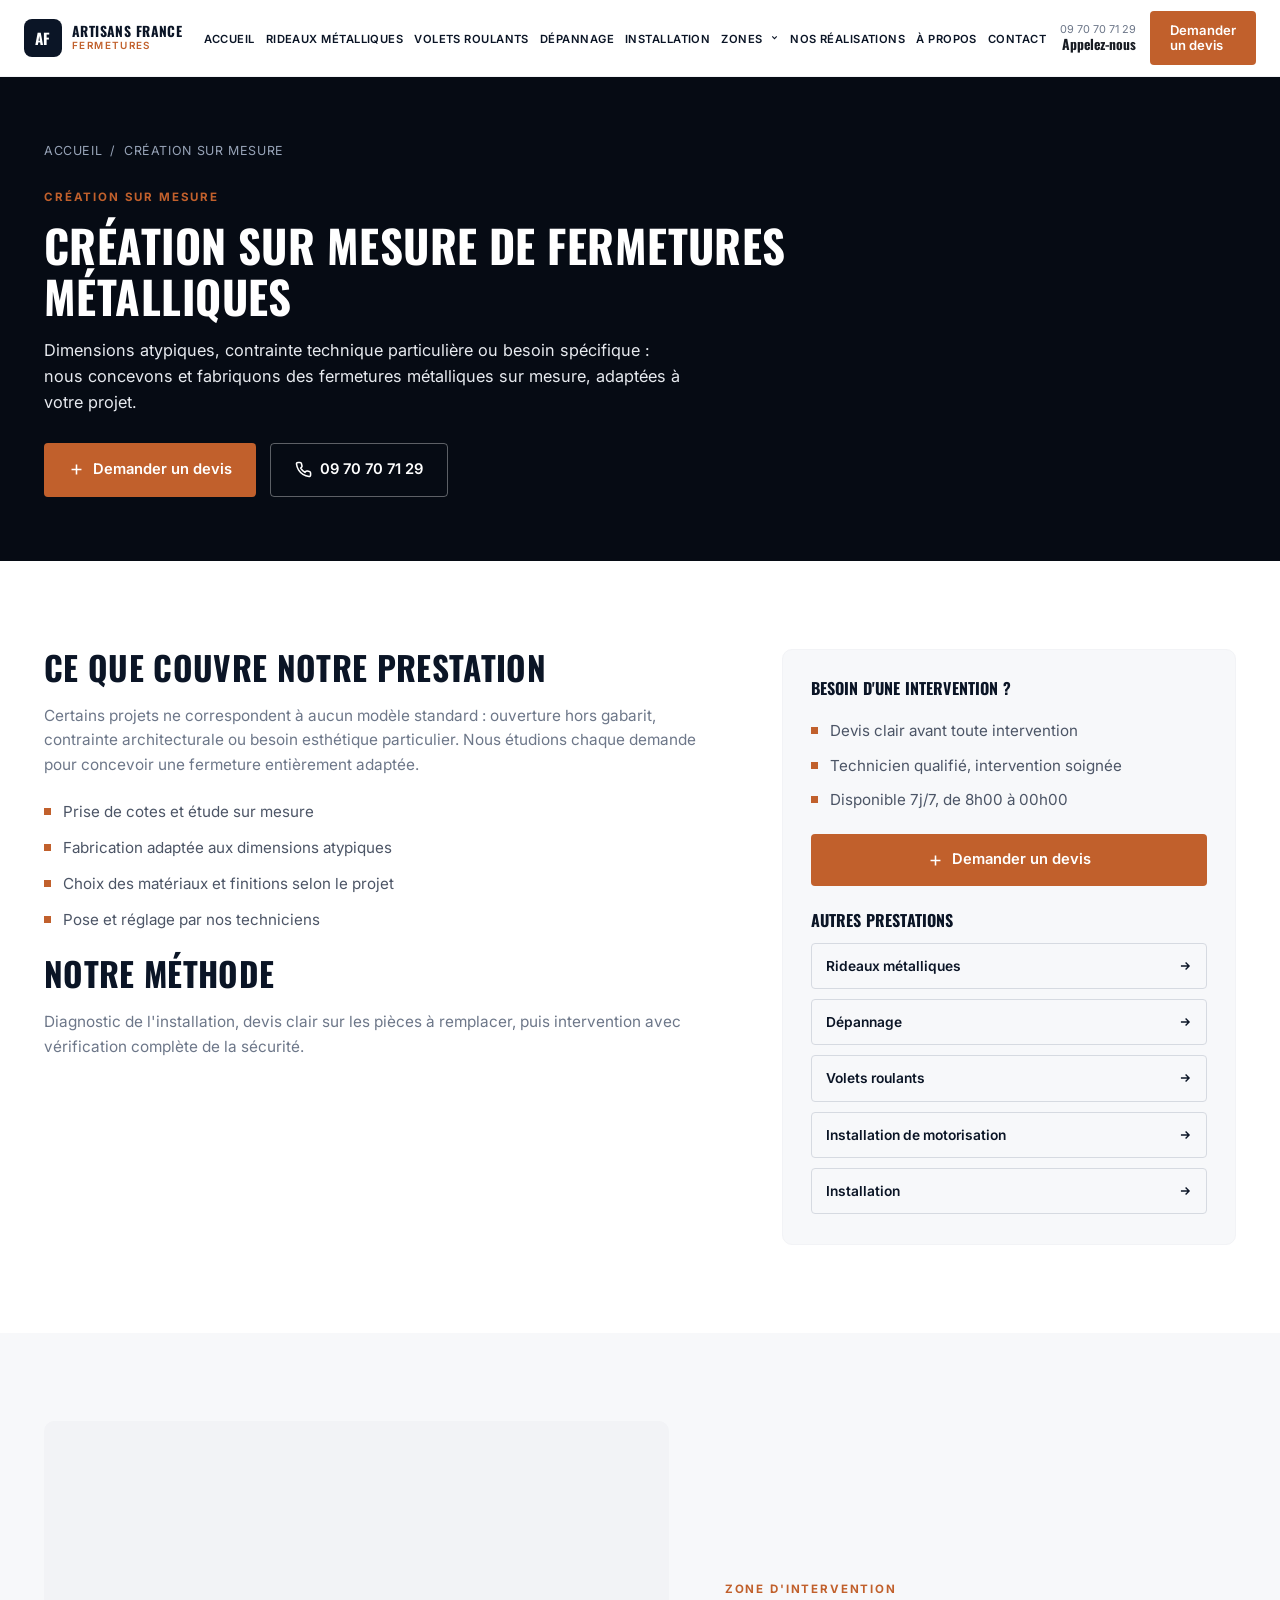
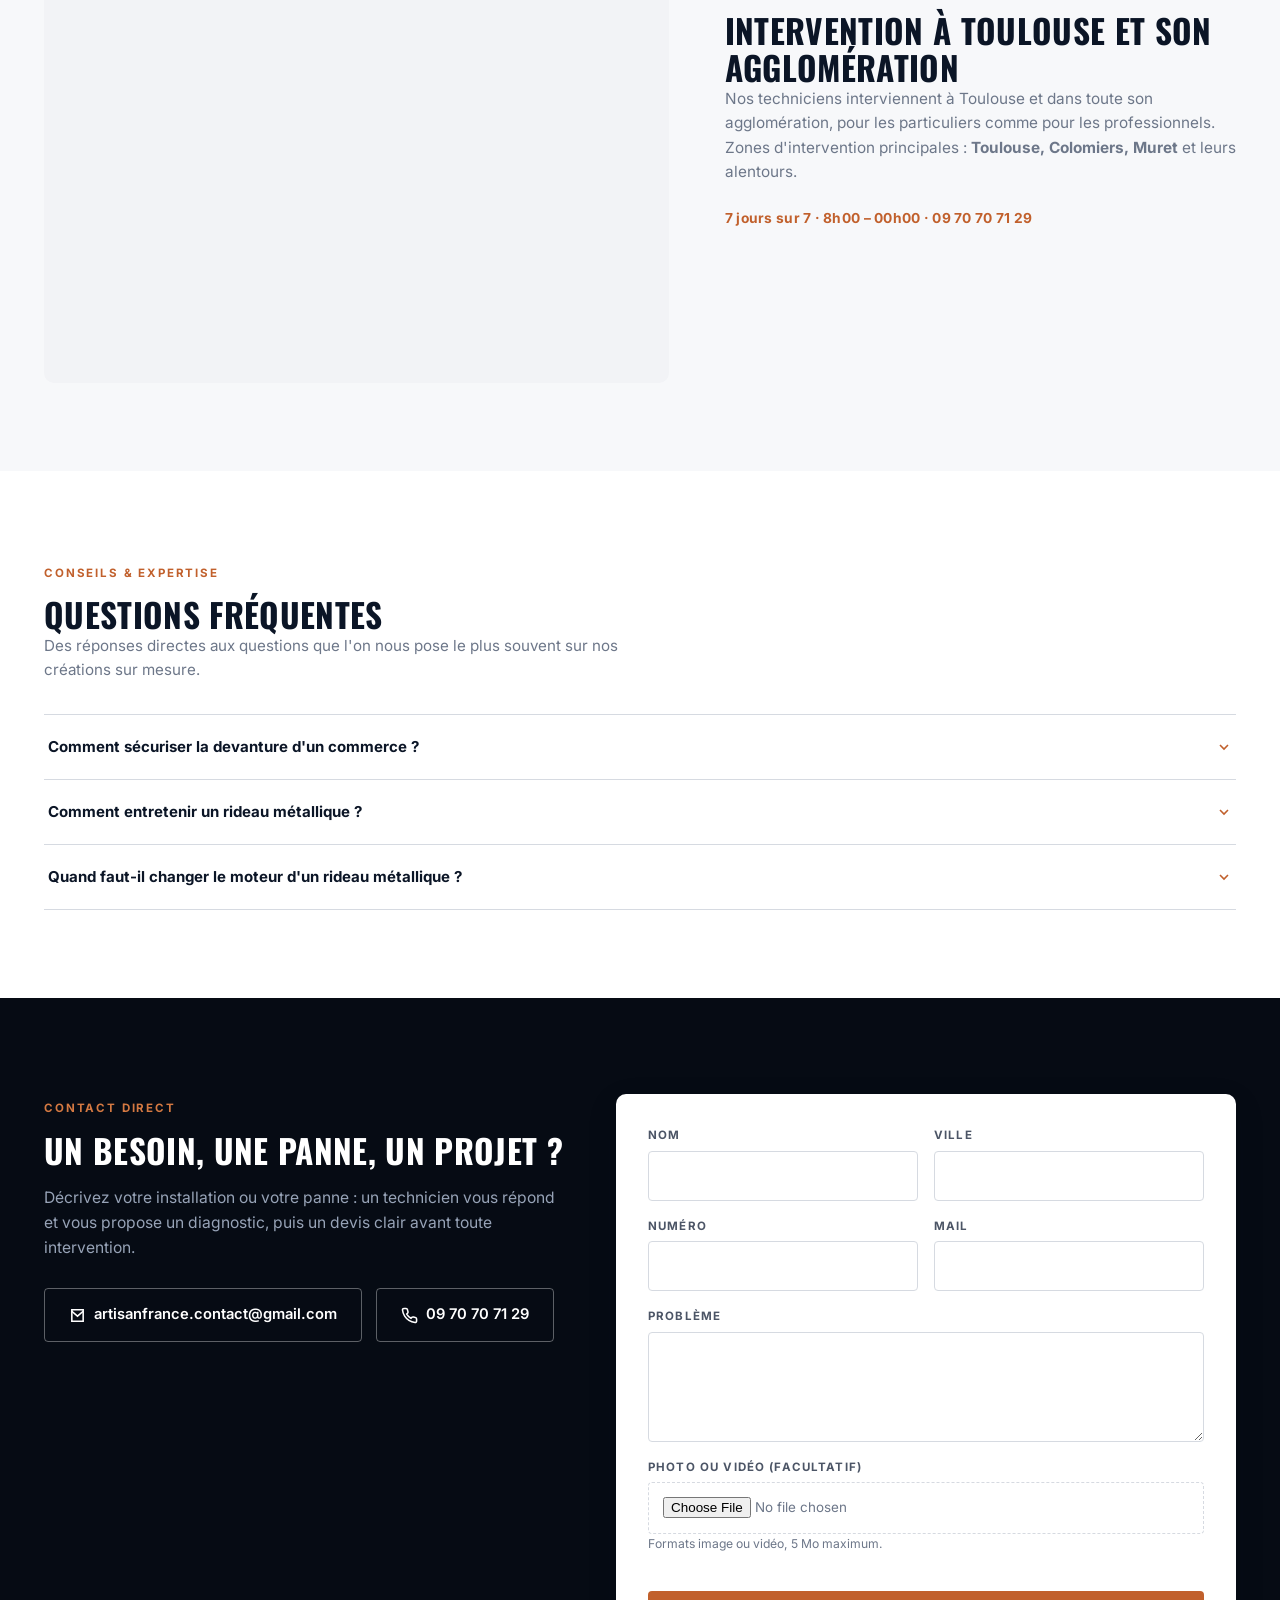
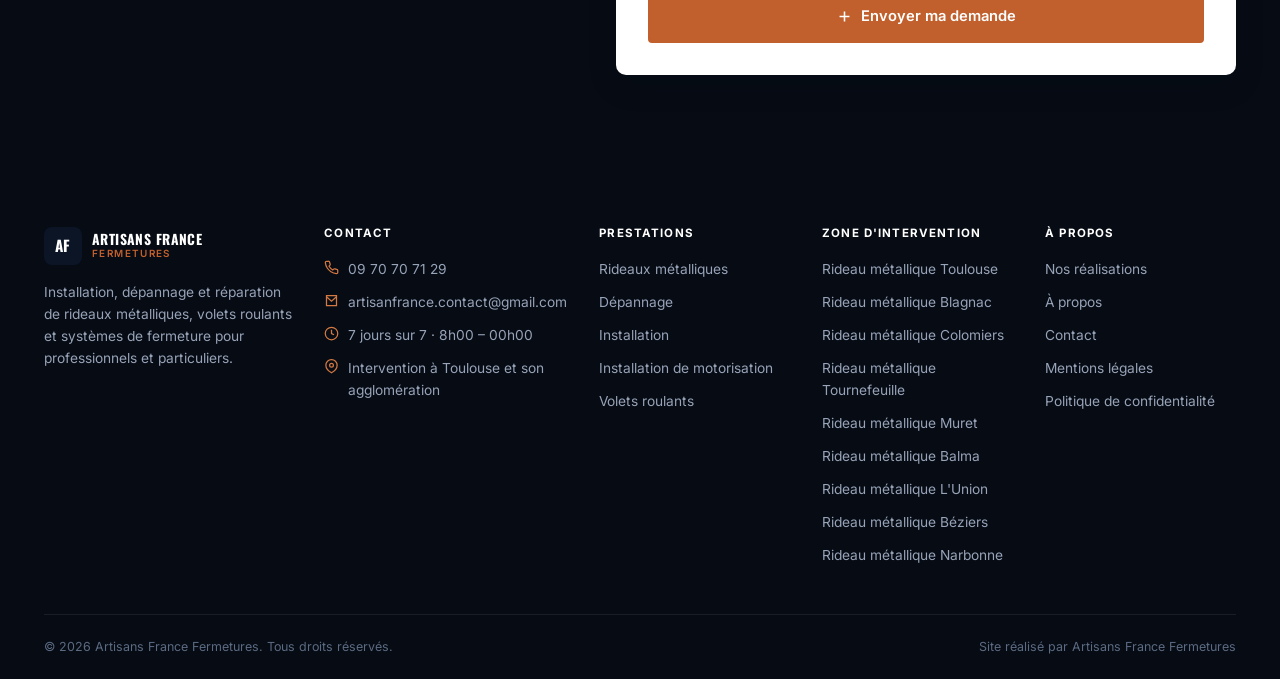
<file: portes-de-garage.html>
<!DOCTYPE html>
<html lang="fr">
<head>
<meta charset="UTF-8">
<meta name="viewport" content="width=device-width, initial-scale=1">
<title>Création Sur Mesure — Fermetures Métalliques Personnalisées à Toulouse | Artisans France Fermetures</title>
<meta name="description" content="Conception et fabrication sur mesure de rideaux métalliques, volets roulants et fermetures pour dimensions atypiques, à Toulouse et son agglomération.">
<meta name="theme-color" content="#060b14">
<link rel="preconnect" href="https://fonts.googleapis.com">
<link rel="preconnect" href="https://fonts.gstatic.com" crossorigin>
<link href="https://fonts.googleapis.com/css2?family=Oswald:wght@500;600;700&family=Inter:wght@400;500;600;700;800&display=swap" rel="stylesheet">
<link rel="stylesheet" href="css/style.css">
<link rel="icon" href="data:image/svg+xml,%3Csvg xmlns='http://www.w3.org/2000/svg' viewBox='0 0 100 100'%3E%3Crect width='100' height='100' rx='16' fill='%23060b14'/%3E%3Cpath d='M20 35h60M20 50h60M20 65h60' stroke='%23c1602c' stroke-width='8' stroke-linecap='round'/%3E%3C/svg%3E">
</head>
<body>

<!-- Header -->
<header class="site-header">
  <div class="container">
    <a href="index.html" class="brand">
      <span class="brand-mark">AF</span>
      <span class="brand-text"><strong>Artisans France</strong><span>Fermetures</span></span>
    </a>

    <button class="nav-toggle" aria-label="Ouvrir le menu" aria-expanded="false">
      <svg viewBox="0 0 24 24" fill="none" stroke="currentColor" stroke-width="2"><path d="M3 6h18M3 12h18M3 18h18" stroke-linecap="round"/></svg>
    </button>

    <nav class="main-nav">
      <ul>
        <li><a class="nav-link" href="index.html">Accueil</a></li>
        <li><a class="nav-link" href="rideaux-metalliques.html">Rideaux métalliques</a></li>
        <li><a class="nav-link" href="volets-roulants.html">Volets roulants</a></li>
        <li><a class="nav-link" href="depannage.html">Dépannage</a></li>
        <li><a class="nav-link" href="installation.html">Installation</a></li>
        <li class="has-dropdown">
          <a class="nav-link" href="#">Zones <svg viewBox="0 0 24 24" width="10" height="10" fill="none" stroke="currentColor" stroke-width="3"><path d="M6 9l6 6 6-6"/></svg></a>
          <ul class="dropdown-menu">
            <li><a href="beziers.html">Béziers</a></li>
            <li><a href="narbonne.html">Narbonne</a></li>
          </ul>
        </li>
        <li><a class="nav-link" href="index.html#realisations">Nos réalisations</a></li>
        <li><a class="nav-link" href="index.html#apropos">À propos</a></li>
        <li><a class="nav-link" href="index.html#contact">Contact</a></li>
      </ul>
      <div class="header-cta">
        <div class="header-phone">
          <small>09 70 70 71 29</small>
          <strong>Appelez-nous</strong>
        </div>
        <a href="index.html#contact" class="btn btn-primary"><span>Demander</span><span>un devis</span></a>
      </div>
    </nav>
    <div class="nav-backdrop"></div>
  </div>
</header>


<main id="top">

  <!-- PAGE HERO -->
  <section class="page-hero">
    <div class="container">
      <div class="breadcrumb reveal in"><a href="index.html">Accueil</a> <span>/</span> <span>Création sur mesure</span></div>
      <div class="eyebrow">Création sur mesure</div>
      <h1>Création sur mesure de fermetures métalliques</h1>
      <p class="lead">Dimensions atypiques, contrainte technique particulière ou besoin spécifique : nous concevons et fabriquons des fermetures métalliques sur mesure, adaptées à votre projet.</p>
      <div class="hero-actions">
        <a href="#contact" class="btn btn-primary"><svg viewBox="0 0 24 24" fill="none" stroke="currentColor" stroke-width="2.2"><path d="M12 5v14M5 12h14"/></svg> Demander un devis</a>
        <a href="tel:+33970707129" class="btn btn-outline"><svg viewBox="0 0 24 24" fill="none" stroke="currentColor" stroke-width="2.2"><path d="M22 16.92v3a2 2 0 0 1-2.18 2 19.79 19.79 0 0 1-8.63-3.07 19.5 19.5 0 0 1-6-6 19.79 19.79 0 0 1-3.07-8.67A2 2 0 0 1 4.11 2h3a2 2 0 0 1 2 1.72c.127.96.362 1.903.7 2.81a2 2 0 0 1-.45 2.11L8.09 9.91a16 16 0 0 0 6 6l1.27-1.27a2 2 0 0 1 2.11-.45c.907.338 1.85.573 2.81.7A2 2 0 0 1 22 16.92z"/></svg> 09 70 70 71 29</a>
      </div>
    </div>
  </section>

  <!-- CONTENU -->
  <section class="section">
    <div class="container">
      <div class="content-grid">
        <div class="reveal in">
          <h2>Ce que couvre notre prestation</h2>
          <p>Certains projets ne correspondent à aucun modèle standard : ouverture hors gabarit, contrainte architecturale ou besoin esthétique particulier. Nous étudions chaque demande pour concevoir une fermeture entièrement adaptée.</p>
          <ul class="content-list">
            <li>Prise de cotes et étude sur mesure</li>
            <li>Fabrication adaptée aux dimensions atypiques</li>
            <li>Choix des matériaux et finitions selon le projet</li>
            <li>Pose et réglage par nos techniciens</li>
          </ul>
          <h2>Notre méthode</h2>
          <p>Diagnostic de l'installation, devis clair sur les pièces à remplacer, puis intervention avec vérification complète de la sécurité.</p>
        </div>

        <div class="side-card reveal in">
          <h3>Besoin d'une intervention ?</h3>
          <ul class="content-list">
            <li>Devis clair avant toute intervention</li>
            <li>Technicien qualifié, intervention soignée</li>
            <li>Disponible 7j/7, de 8h00 à 00h00</li>
          </ul>
          <a href="#contact" class="btn btn-primary"><svg viewBox="0 0 24 24" fill="none" stroke="currentColor" stroke-width="2.2"><path d="M12 5v14M5 12h14"/></svg> Demander un devis</a>
          <br><br>
          <h3>Autres prestations</h3>
          <div class="related-services">
            <a href="rideaux-metalliques.html">Rideaux métalliques <svg viewBox="0 0 24 24" width="14" height="14" fill="none" stroke="currentColor" stroke-width="2.4"><path d="M5 12h14M13 6l6 6-6 6"/></svg></a>
            <a href="depannage.html">Dépannage <svg viewBox="0 0 24 24" width="14" height="14" fill="none" stroke="currentColor" stroke-width="2.4"><path d="M5 12h14M13 6l6 6-6 6"/></svg></a>
            <a href="volets-roulants.html">Volets roulants <svg viewBox="0 0 24 24" width="14" height="14" fill="none" stroke="currentColor" stroke-width="2.4"><path d="M5 12h14M13 6l6 6-6 6"/></svg></a>
            <a href="motorisation.html">Installation de motorisation <svg viewBox="0 0 24 24" width="14" height="14" fill="none" stroke="currentColor" stroke-width="2.4"><path d="M5 12h14M13 6l6 6-6 6"/></svg></a>
            <a href="installation.html">Installation <svg viewBox="0 0 24 24" width="14" height="14" fill="none" stroke="currentColor" stroke-width="2.4"><path d="M5 12h14M13 6l6 6-6 6"/></svg></a>
          </div>
        </div>
      </div>
    </div>
  </section>

  <!-- IMAGE + PHOTO -->
  <section class="section section--gray">
    <div class="container">
      <div class="pro-grid">
        <div class="pro-photo reveal in">
          <iframe src="https://www.google.com/maps?q=Haute-Garonne,France&output=embed" width="100%" height="100%" style="border:0" loading="lazy" referrerpolicy="no-referrer-when-downgrade" allowfullscreen title="Carte - zone d'intervention Toulouse et la Haute-Garonne"></iframe>
        </div>
        <div class="reveal in">
          <div class="eyebrow">Zone d'intervention</div>
          <h2>Intervention à Toulouse et son agglomération</h2>
          <p class="lead-p">Nos techniciens interviennent à Toulouse et dans toute son agglomération, pour les particuliers comme pour les professionnels. Zones d'intervention principales : <strong>Toulouse, Colomiers, Muret</strong> et leurs alentours.</p>
          <div class="zone-hours">7 jours sur 7 · 8h00 – 00h00 · 09 70 70 71 29</div>
        </div>
      </div>
    </div>
  </section>

  <!-- FAQ -->
  <section class="section">
    <div class="container">
      <div class="eyebrow">Conseils &amp; expertise</div>
      <h2>Questions fréquentes</h2>
      <p class="faq-intro">Des réponses directes aux questions que l'on nous pose le plus souvent sur nos créations sur mesure.</p>

      <div class="faq-list">
        <div class="faq-item">
          <button class="faq-q">Comment sécuriser la devanture d'un commerce ? <svg viewBox="0 0 24 24" fill="none" stroke="currentColor" stroke-width="2.4"><path d="M6 9l6 6 6-6"/></svg></button>
          <div class="faq-a"><p>Un rideau à lames pleines ou une grille avec serrure à points d'ancrage renforcés reste la solution la plus efficace contre les tentatives d'effraction.</p></div>
        </div>
        <div class="faq-item">
          <button class="faq-q">Comment entretenir un rideau métallique ? <svg viewBox="0 0 24 24" fill="none" stroke="currentColor" stroke-width="2.4"><path d="M6 9l6 6 6-6"/></svg></button>
          <div class="faq-a"><p>Un graissage régulier des coulisses et de l'axe, ainsi qu'une vérification annuelle des fixations et du moteur, permettent d'éviter la plupart des pannes.</p></div>
        </div>
        <div class="faq-item">
          <button class="faq-q">Quand faut-il changer le moteur d'un rideau métallique ? <svg viewBox="0 0 24 24" fill="none" stroke="currentColor" stroke-width="2.4"><path d="M6 9l6 6 6-6"/></svg></button>
          <div class="faq-a"><p>Lorsque le moteur bourdonne sans entraîner le tablier, s'arrête en cours de manœuvre ou ne répond plus du tout, un remplacement est généralement nécessaire après vérification des autres composants.</p></div>
        </div>
      </div>
    </div>
  </section>

  <!-- CONTACT CTA -->
  <section id="contact" class="section contact-cta">
    <div class="container">
      <div class="contact-grid">
        <div class="contact-pitch">
          <div class="eyebrow">Contact direct</div>
          <h2>Un besoin, une panne, un projet ?</h2>
          <p>Décrivez votre installation ou votre panne : un technicien vous répond et vous propose un diagnostic, puis un devis clair avant toute intervention.</p>
          <div class="contact-cta-actions">
            <a href="mailto:artisanfrance.contact@gmail.com" class="btn btn-outline"><svg viewBox="0 0 24 24" fill="none" stroke="currentColor" stroke-width="2.2"><path d="M4 4h16v16H4z"/><path d="M4 6l8 7 8-7"/></svg> artisanfrance.contact@gmail.com</a>
            <a href="tel:+33970707129" class="btn btn-outline"><svg viewBox="0 0 24 24" fill="none" stroke="currentColor" stroke-width="2.2"><path d="M22 16.92v3a2 2 0 0 1-2.18 2 19.79 19.79 0 0 1-8.63-3.07 19.5 19.5 0 0 1-6-6 19.79 19.79 0 0 1-3.07-8.67A2 2 0 0 1 4.11 2h3a2 2 0 0 1 2 1.72c.127.96.362 1.903.7 2.81a2 2 0 0 1-.45 2.11L8.09 9.91a16 16 0 0 0 6 6l1.27-1.27a2 2 0 0 1 2.11-.45c.907.338 1.85.573 2.81.7A2 2 0 0 1 22 16.92z"/></svg> 09 70 70 71 29</a>
          </div>
        </div>

        <form id="quote-form" class="contact-form-card" action="https://formsubmit.co/ajax/artisanfrance.contact@gmail.com" method="POST" enctype="multipart/form-data">
          <input type="hidden" name="_subject" value="Nouvelle demande — Artisans France Fermetures">
          <input type="hidden" name="_template" value="table">
          <input type="hidden" name="_captcha" value="false">
          <input type="text" name="_honey" style="display:none" tabindex="-1" autocomplete="off">

          <div class="form-row">
            <div class="form-field">
              <label for="f-nom">Nom</label>
              <input type="text" id="f-nom" name="Nom" required>
            </div>
            <div class="form-field">
              <label for="f-ville">Ville</label>
              <input type="text" id="f-ville" name="Ville" required>
            </div>
          </div>
          <div class="form-row">
            <div class="form-field">
              <label for="f-tel">Numéro</label>
              <input type="tel" id="f-tel" name="Numéro" required>
            </div>
            <div class="form-field">
              <label for="f-mail">Mail</label>
              <input type="email" id="f-mail" name="Mail" required>
            </div>
          </div>
          <div class="form-field">
            <label for="f-probleme">Problème</label>
            <textarea id="f-probleme" name="Problème" required></textarea>
          </div>
          <div class="form-field">
            <label for="f-media">Photo ou vidéo (facultatif)</label>
            <input type="file" id="f-media" name="Photo ou vidéo" accept="image/*,video/*">
            <span class="form-note">Formats image ou vidéo, 5 Mo maximum.</span>
          </div>

          <button type="submit" class="btn btn-primary"><svg viewBox="0 0 24 24" fill="none" stroke="currentColor" stroke-width="2.2"><path d="M12 5v14M5 12h14"/></svg> Envoyer ma demande</button>
          <div class="form-success">Merci, votre demande a bien été envoyée. Un technicien vous recontacte rapidement.</div>
        </form>
      </div>
    </div>
  </section>

</main>

<!-- FOOTER -->
<footer class="site-footer">
  <div class="container">
    <div class="footer-grid">
      <div class="footer-brand">
        <a href="index.html" class="brand">
          <span class="brand-mark">AF</span>
          <span class="brand-text"><strong>Artisans France</strong><span>Fermetures</span></span>
        </a>
        <p>Installation, dépannage et réparation de rideaux métalliques, volets roulants et systèmes de fermeture pour professionnels et particuliers.</p>
      </div>
      <div class="footer-col">
        <h4>Contact</h4>
        <ul class="footer-contact">
          <li><svg viewBox="0 0 24 24" fill="none" stroke="currentColor" stroke-width="2"><path d="M22 16.92v3a2 2 0 0 1-2.18 2 19.79 19.79 0 0 1-8.63-3.07 19.5 19.5 0 0 1-6-6 19.79 19.79 0 0 1-3.07-8.67A2 2 0 0 1 4.11 2h3a2 2 0 0 1 2 1.72c.127.96.362 1.903.7 2.81a2 2 0 0 1-.45 2.11L8.09 9.91a16 16 0 0 0 6 6l1.27-1.27a2 2 0 0 1 2.11-.45c.907.338 1.85.573 2.81.7A2 2 0 0 1 22 16.92z"/></svg><a href="tel:+33970707129">09 70 70 71 29</a></li>
          <li><svg viewBox="0 0 24 24" fill="none" stroke="currentColor" stroke-width="2"><path d="M4 4h16v16H4z"/><path d="M4 6l8 7 8-7"/></svg><a href="mailto:artisanfrance.contact@gmail.com">artisanfrance.contact@gmail.com</a></li>
          <li><svg viewBox="0 0 24 24" fill="none" stroke="currentColor" stroke-width="2"><circle cx="12" cy="12" r="10"/><path d="M12 6v6l4 2"/></svg><span>7 jours sur 7 · 8h00 – 00h00</span></li>
          <li><svg viewBox="0 0 24 24" fill="none" stroke="currentColor" stroke-width="2"><path d="M21 10c0 7-9 12-9 12s-9-5-9-12a9 9 0 1 1 18 0z"/><circle cx="12" cy="10" r="3"/></svg><span>Intervention à Toulouse et son agglomération</span></li>
        </ul>
      </div>
      <div class="footer-col">
        <h4>Prestations</h4>
        <ul>
          <li><a href="rideaux-metalliques.html">Rideaux métalliques</a></li>
          <li><a href="depannage.html">Dépannage</a></li>
          <li><a href="installation.html">Installation</a></li>
          <li><a href="motorisation.html">Installation de motorisation</a></li>
          <li><a href="volets-roulants.html">Volets roulants</a></li>
        </ul>
      </div>
      <div class="footer-col">
        <h4>Zone d'intervention</h4>
        <ul>
          <li><a href="rideaux-metalliques.html">Rideau métallique Toulouse</a></li>
          <li><a href="rideaux-metalliques.html">Rideau métallique Blagnac</a></li>
          <li><a href="rideaux-metalliques.html">Rideau métallique Colomiers</a></li>
          <li><a href="rideaux-metalliques.html">Rideau métallique Tournefeuille</a></li>
          <li><a href="rideaux-metalliques.html">Rideau métallique Muret</a></li>
          <li><a href="rideaux-metalliques.html">Rideau métallique Balma</a></li>
          <li><a href="rideaux-metalliques.html">Rideau métallique L'Union</a></li>
          <li><a href="beziers.html">Rideau métallique Béziers</a></li>
          <li><a href="narbonne.html">Rideau métallique Narbonne</a></li>
        </ul>
      </div>
      <div class="footer-col">
        <h4>À propos</h4>
        <ul>
          <li><a href="index.html#realisations">Nos réalisations</a></li>
          <li><a href="index.html#apropos">À propos</a></li>
          <li><a href="index.html#contact">Contact</a></li>
          <li><a href="#">Mentions légales</a></li>
          <li><a href="#">Politique de confidentialité</a></li>
        </ul>
      </div>
    </div>
    <div class="footer-bottom">
      <span>© 2026 Artisans France Fermetures. Tous droits réservés.</span>
      <span>Site réalisé par Artisans France Fermetures</span>
    </div>
  </div>
</footer>


<script src="js/main.js"></script>
</body>
</html>
</file>
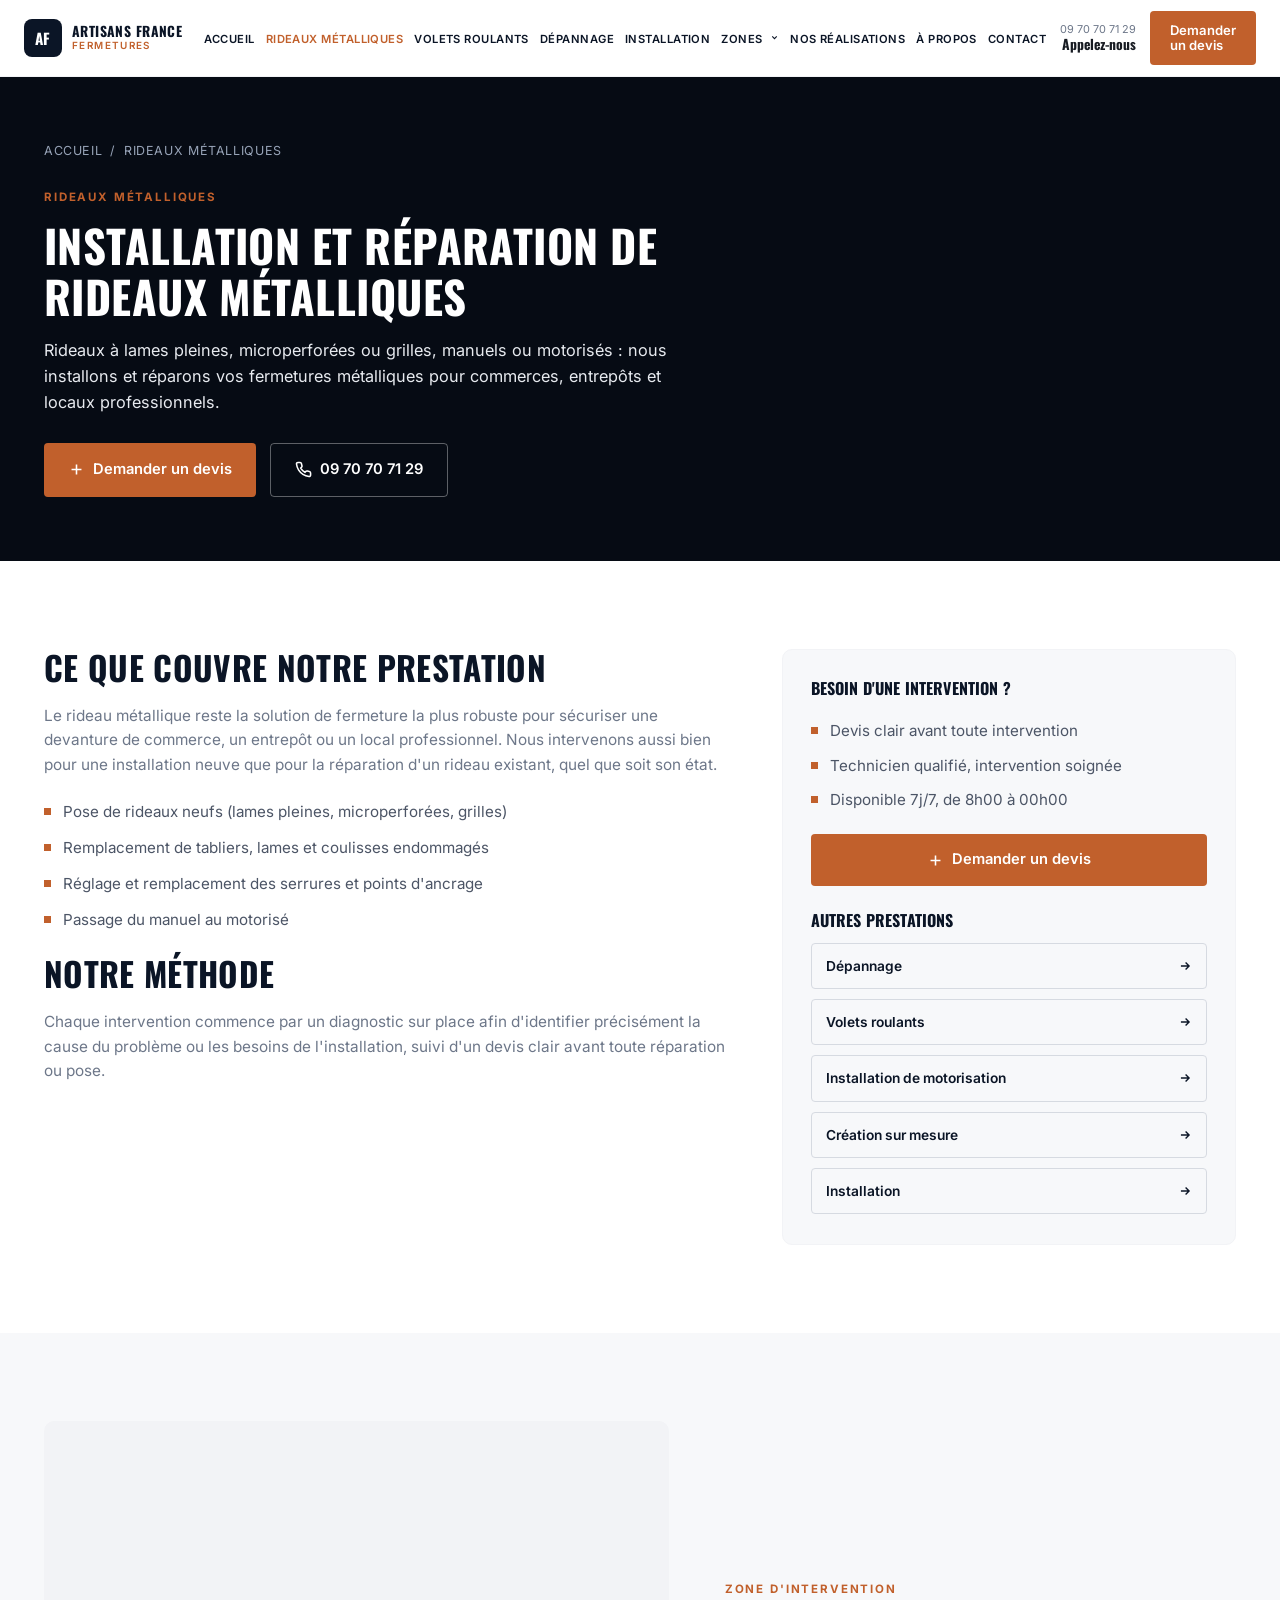
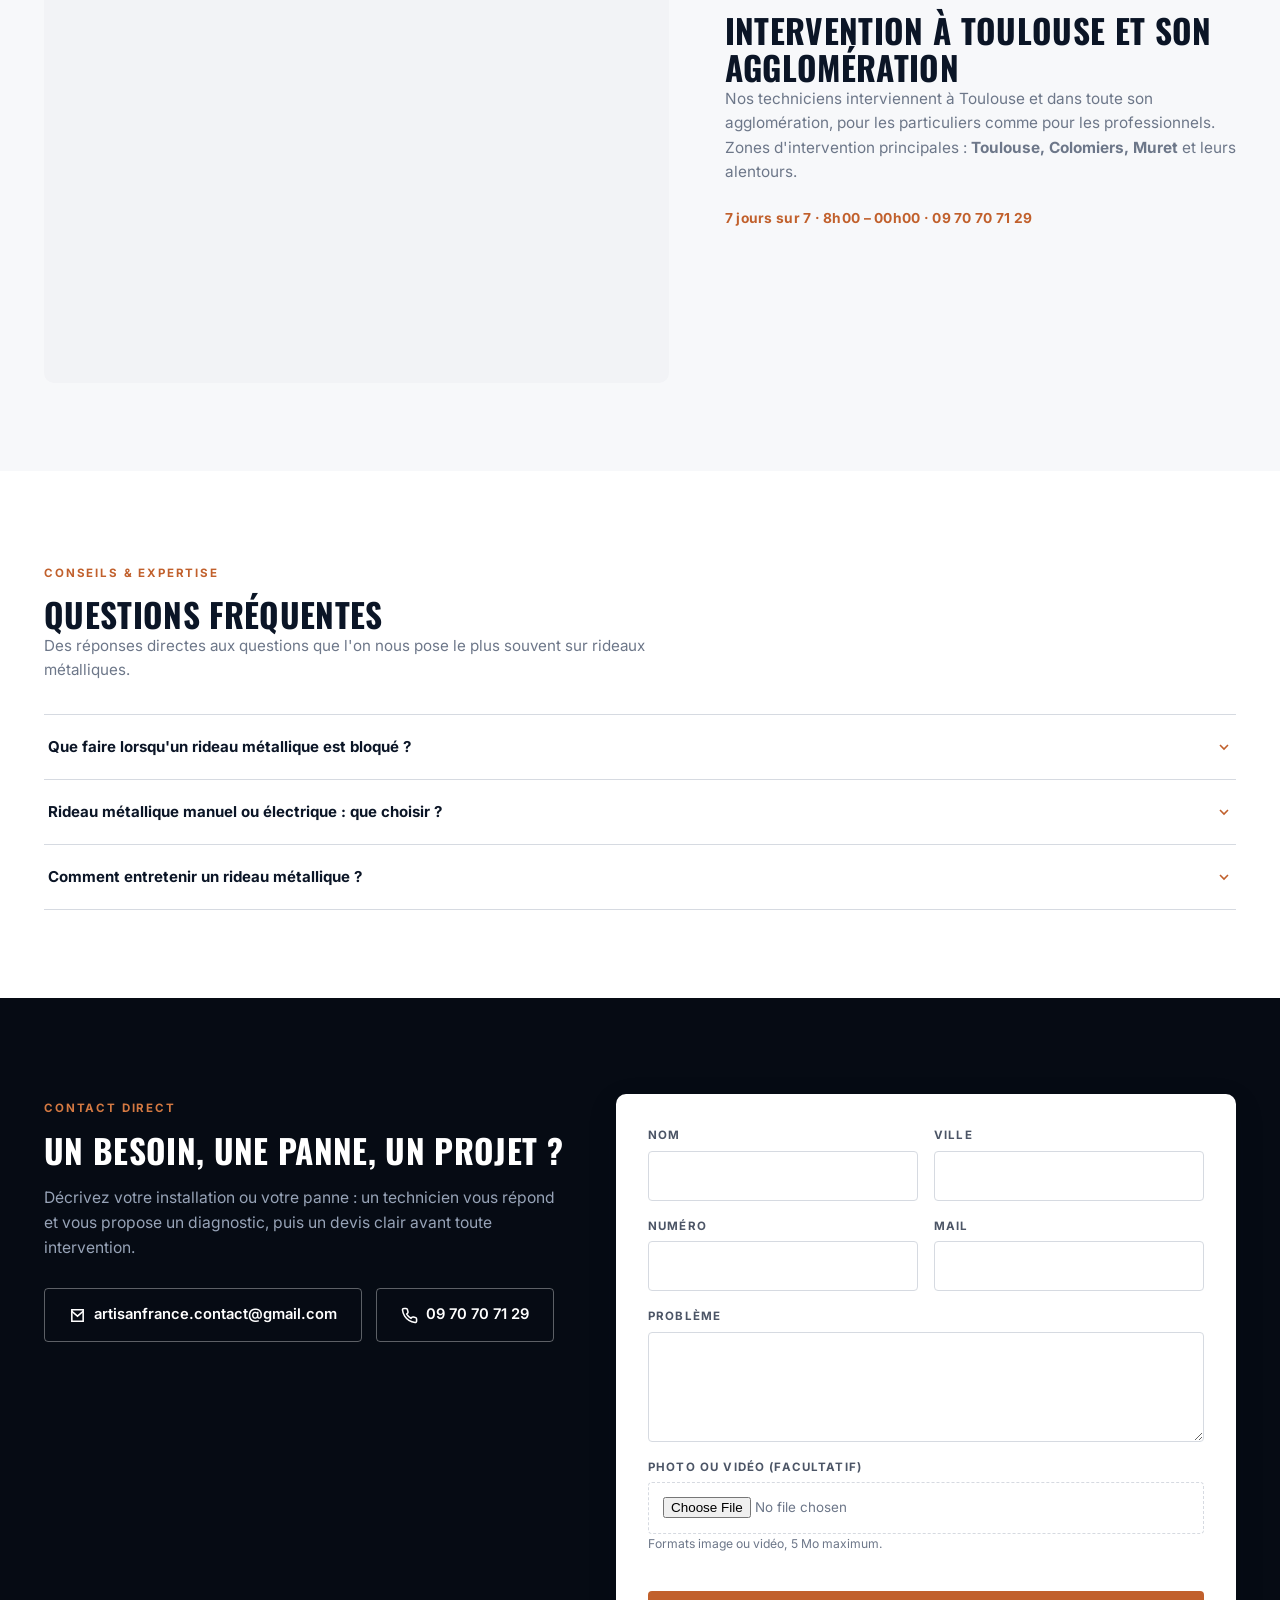
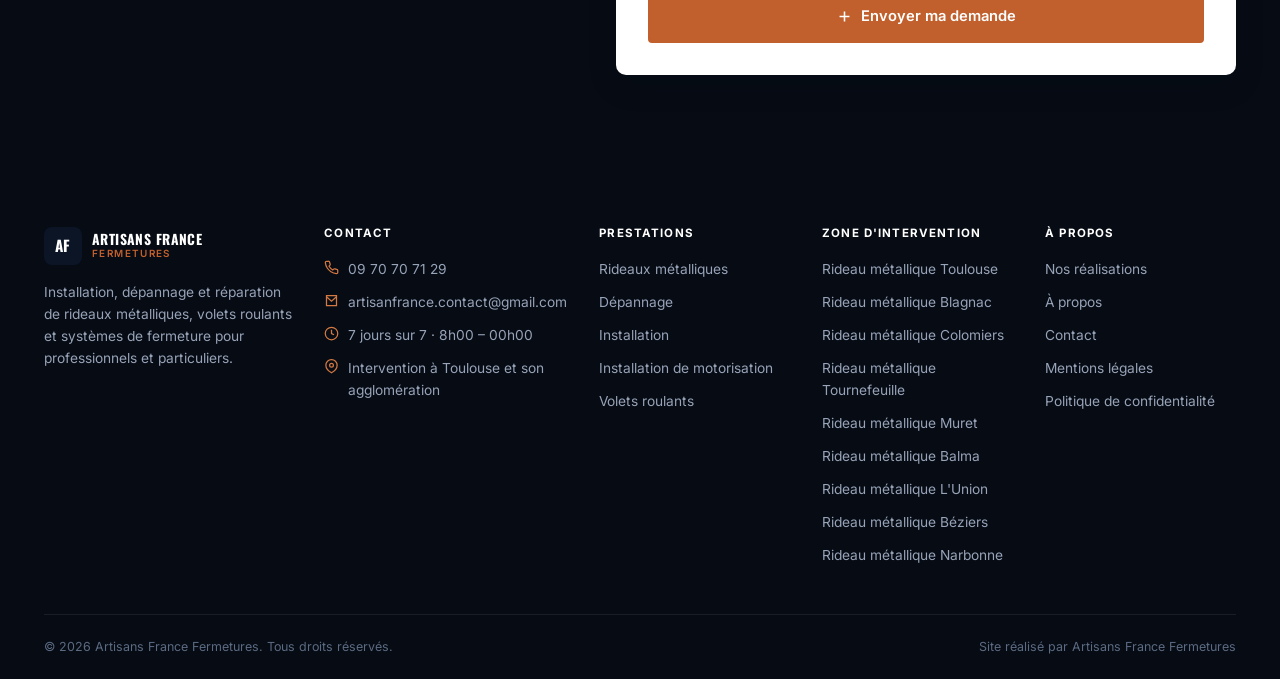
<file: rideaux-metalliques.html>
<!DOCTYPE html>
<html lang="fr">
<head>
<meta charset="UTF-8">
<meta name="viewport" content="width=device-width, initial-scale=1">
<title>Rideaux Métalliques — Installation & Réparation à Toulouse | Artisans France Fermetures</title>
<meta name="description" content="Installation, remplacement et réparation de rideaux métalliques à Toulouse et son agglomération : lames pleines, microperforées, grilles, manuel ou motorisé.">
<meta name="theme-color" content="#060b14">
<link rel="preconnect" href="https://fonts.googleapis.com">
<link rel="preconnect" href="https://fonts.gstatic.com" crossorigin>
<link href="https://fonts.googleapis.com/css2?family=Oswald:wght@500;600;700&family=Inter:wght@400;500;600;700;800&display=swap" rel="stylesheet">
<link rel="stylesheet" href="css/style.css">
<link rel="icon" href="data:image/svg+xml,%3Csvg xmlns='http://www.w3.org/2000/svg' viewBox='0 0 100 100'%3E%3Crect width='100' height='100' rx='16' fill='%23060b14'/%3E%3Cpath d='M20 35h60M20 50h60M20 65h60' stroke='%23c1602c' stroke-width='8' stroke-linecap='round'/%3E%3C/svg%3E">
</head>
<body>

<!-- Header -->
<header class="site-header">
  <div class="container">
    <a href="index.html" class="brand">
      <span class="brand-mark">AF</span>
      <span class="brand-text"><strong>Artisans France</strong><span>Fermetures</span></span>
    </a>

    <button class="nav-toggle" aria-label="Ouvrir le menu" aria-expanded="false">
      <svg viewBox="0 0 24 24" fill="none" stroke="currentColor" stroke-width="2"><path d="M3 6h18M3 12h18M3 18h18" stroke-linecap="round"/></svg>
    </button>

    <nav class="main-nav">
      <ul>
        <li><a class="nav-link" href="index.html">Accueil</a></li>
        <li><a class="nav-link active" href="rideaux-metalliques.html">Rideaux métalliques</a></li>
        <li><a class="nav-link" href="volets-roulants.html">Volets roulants</a></li>
        <li><a class="nav-link" href="depannage.html">Dépannage</a></li>
        <li><a class="nav-link" href="installation.html">Installation</a></li>
        <li class="has-dropdown">
          <a class="nav-link" href="#">Zones <svg viewBox="0 0 24 24" width="10" height="10" fill="none" stroke="currentColor" stroke-width="3"><path d="M6 9l6 6 6-6"/></svg></a>
          <ul class="dropdown-menu">
            <li><a href="beziers.html">Béziers</a></li>
            <li><a href="narbonne.html">Narbonne</a></li>
          </ul>
        </li>
        <li><a class="nav-link" href="index.html#realisations">Nos réalisations</a></li>
        <li><a class="nav-link" href="index.html#apropos">À propos</a></li>
        <li><a class="nav-link" href="index.html#contact">Contact</a></li>
      </ul>
      <div class="header-cta">
        <div class="header-phone">
          <small>09 70 70 71 29</small>
          <strong>Appelez-nous</strong>
        </div>
        <a href="index.html#contact" class="btn btn-primary"><span>Demander</span><span>un devis</span></a>
      </div>
    </nav>
    <div class="nav-backdrop"></div>
  </div>
</header>


<main id="top">

  <!-- PAGE HERO -->
  <section class="page-hero">
    <div class="container">
      <div class="breadcrumb reveal in"><a href="index.html">Accueil</a> <span>/</span> <span>Rideaux métalliques</span></div>
      <div class="eyebrow">Rideaux métalliques</div>
      <h1>Installation et réparation de rideaux métalliques</h1>
      <p class="lead">Rideaux à lames pleines, microperforées ou grilles, manuels ou motorisés : nous installons et réparons vos fermetures métalliques pour commerces, entrepôts et locaux professionnels.</p>
      <div class="hero-actions">
        <a href="#contact" class="btn btn-primary"><svg viewBox="0 0 24 24" fill="none" stroke="currentColor" stroke-width="2.2"><path d="M12 5v14M5 12h14"/></svg> Demander un devis</a>
        <a href="tel:+33970707129" class="btn btn-outline"><svg viewBox="0 0 24 24" fill="none" stroke="currentColor" stroke-width="2.2"><path d="M22 16.92v3a2 2 0 0 1-2.18 2 19.79 19.79 0 0 1-8.63-3.07 19.5 19.5 0 0 1-6-6 19.79 19.79 0 0 1-3.07-8.67A2 2 0 0 1 4.11 2h3a2 2 0 0 1 2 1.72c.127.96.362 1.903.7 2.81a2 2 0 0 1-.45 2.11L8.09 9.91a16 16 0 0 0 6 6l1.27-1.27a2 2 0 0 1 2.11-.45c.907.338 1.85.573 2.81.7A2 2 0 0 1 22 16.92z"/></svg> 09 70 70 71 29</a>
      </div>
    </div>
  </section>

  <!-- CONTENU -->
  <section class="section">
    <div class="container">
      <div class="content-grid">
        <div class="reveal in">
          <h2>Ce que couvre notre prestation</h2>
          <p>Le rideau métallique reste la solution de fermeture la plus robuste pour sécuriser une devanture de commerce, un entrepôt ou un local professionnel. Nous intervenons aussi bien pour une installation neuve que pour la réparation d'un rideau existant, quel que soit son état.</p>
          <ul class="content-list">
            <li>Pose de rideaux neufs (lames pleines, microperforées, grilles)</li>
            <li>Remplacement de tabliers, lames et coulisses endommagés</li>
            <li>Réglage et remplacement des serrures et points d'ancrage</li>
            <li>Passage du manuel au motorisé</li>
          </ul>
          <h2>Notre méthode</h2>
          <p>Chaque intervention commence par un diagnostic sur place afin d'identifier précisément la cause du problème ou les besoins de l'installation, suivi d'un devis clair avant toute réparation ou pose.</p>
        </div>

        <div class="side-card reveal in">
          <h3>Besoin d'une intervention ?</h3>
          <ul class="content-list">
            <li>Devis clair avant toute intervention</li>
            <li>Technicien qualifié, intervention soignée</li>
            <li>Disponible 7j/7, de 8h00 à 00h00</li>
          </ul>
          <a href="#contact" class="btn btn-primary"><svg viewBox="0 0 24 24" fill="none" stroke="currentColor" stroke-width="2.2"><path d="M12 5v14M5 12h14"/></svg> Demander un devis</a>
          <br><br>
          <h3>Autres prestations</h3>
          <div class="related-services">
            <a href="depannage.html">Dépannage <svg viewBox="0 0 24 24" width="14" height="14" fill="none" stroke="currentColor" stroke-width="2.4"><path d="M5 12h14M13 6l6 6-6 6"/></svg></a>
            <a href="volets-roulants.html">Volets roulants <svg viewBox="0 0 24 24" width="14" height="14" fill="none" stroke="currentColor" stroke-width="2.4"><path d="M5 12h14M13 6l6 6-6 6"/></svg></a>
            <a href="motorisation.html">Installation de motorisation <svg viewBox="0 0 24 24" width="14" height="14" fill="none" stroke="currentColor" stroke-width="2.4"><path d="M5 12h14M13 6l6 6-6 6"/></svg></a>
            <a href="portes-de-garage.html">Création sur mesure <svg viewBox="0 0 24 24" width="14" height="14" fill="none" stroke="currentColor" stroke-width="2.4"><path d="M5 12h14M13 6l6 6-6 6"/></svg></a>
            <a href="installation.html">Installation <svg viewBox="0 0 24 24" width="14" height="14" fill="none" stroke="currentColor" stroke-width="2.4"><path d="M5 12h14M13 6l6 6-6 6"/></svg></a>
          </div>
        </div>
      </div>
    </div>
  </section>

  <!-- IMAGE + PHOTO -->
  <section class="section section--gray">
    <div class="container">
      <div class="pro-grid">
        <div class="pro-photo reveal in">
          <iframe src="https://www.google.com/maps?q=Haute-Garonne,France&output=embed" width="100%" height="100%" style="border:0" loading="lazy" referrerpolicy="no-referrer-when-downgrade" allowfullscreen title="Carte - zone d'intervention Toulouse et la Haute-Garonne"></iframe>
        </div>
        <div class="reveal in">
          <div class="eyebrow">Zone d'intervention</div>
          <h2>Intervention à Toulouse et son agglomération</h2>
          <p class="lead-p">Nos techniciens interviennent à Toulouse et dans toute son agglomération, pour les particuliers comme pour les professionnels. Zones d'intervention principales : <strong>Toulouse, Colomiers, Muret</strong> et leurs alentours.</p>
          <div class="zone-hours">7 jours sur 7 · 8h00 – 00h00 · 09 70 70 71 29</div>
        </div>
      </div>
    </div>
  </section>

  <!-- FAQ -->
  <section class="section">
    <div class="container">
      <div class="eyebrow">Conseils &amp; expertise</div>
      <h2>Questions fréquentes</h2>
      <p class="faq-intro">Des réponses directes aux questions que l'on nous pose le plus souvent sur rideaux métalliques.</p>

      <div class="faq-list">
        <div class="faq-item">
          <button class="faq-q">Que faire lorsqu'un rideau métallique est bloqué ? <svg viewBox="0 0 24 24" fill="none" stroke="currentColor" stroke-width="2.4"><path d="M6 9l6 6 6-6"/></svg></button>
          <div class="faq-a"><p>Ne forcez pas manuellement ni avec le moteur : cela peut aggraver le blocage ou endommager le tablier. Coupez l'alimentation si le rideau est motorisé et contactez un technicien pour un diagnostic.</p></div>
        </div>
        <div class="faq-item">
          <button class="faq-q">Rideau métallique manuel ou électrique : que choisir ? <svg viewBox="0 0 24 24" fill="none" stroke="currentColor" stroke-width="2.4"><path d="M6 9l6 6 6-6"/></svg></button>
          <div class="faq-a"><p>Le manuel est plus économique et sans entretien électrique ; le motorisé apporte un confort d'usage quotidien. Le choix dépend de la fréquence d'utilisation et de la taille du rideau.</p></div>
        </div>
        <div class="faq-item">
          <button class="faq-q">Comment entretenir un rideau métallique ? <svg viewBox="0 0 24 24" fill="none" stroke="currentColor" stroke-width="2.4"><path d="M6 9l6 6 6-6"/></svg></button>
          <div class="faq-a"><p>Un graissage régulier des coulisses et de l'axe, ainsi qu'une vérification annuelle des fixations et du moteur, permettent d'éviter la plupart des pannes.</p></div>
        </div>
      </div>
    </div>
  </section>

  <!-- CONTACT CTA -->
  <section id="contact" class="section contact-cta">
    <div class="container">
      <div class="contact-grid">
        <div class="contact-pitch">
          <div class="eyebrow">Contact direct</div>
          <h2>Un besoin, une panne, un projet ?</h2>
          <p>Décrivez votre installation ou votre panne : un technicien vous répond et vous propose un diagnostic, puis un devis clair avant toute intervention.</p>
          <div class="contact-cta-actions">
            <a href="mailto:artisanfrance.contact@gmail.com" class="btn btn-outline"><svg viewBox="0 0 24 24" fill="none" stroke="currentColor" stroke-width="2.2"><path d="M4 4h16v16H4z"/><path d="M4 6l8 7 8-7"/></svg> artisanfrance.contact@gmail.com</a>
            <a href="tel:+33970707129" class="btn btn-outline"><svg viewBox="0 0 24 24" fill="none" stroke="currentColor" stroke-width="2.2"><path d="M22 16.92v3a2 2 0 0 1-2.18 2 19.79 19.79 0 0 1-8.63-3.07 19.5 19.5 0 0 1-6-6 19.79 19.79 0 0 1-3.07-8.67A2 2 0 0 1 4.11 2h3a2 2 0 0 1 2 1.72c.127.96.362 1.903.7 2.81a2 2 0 0 1-.45 2.11L8.09 9.91a16 16 0 0 0 6 6l1.27-1.27a2 2 0 0 1 2.11-.45c.907.338 1.85.573 2.81.7A2 2 0 0 1 22 16.92z"/></svg> 09 70 70 71 29</a>
          </div>
        </div>

        <form id="quote-form" class="contact-form-card" action="https://formsubmit.co/ajax/artisanfrance.contact@gmail.com" method="POST" enctype="multipart/form-data">
          <input type="hidden" name="_subject" value="Nouvelle demande — Artisans France Fermetures">
          <input type="hidden" name="_template" value="table">
          <input type="hidden" name="_captcha" value="false">
          <input type="text" name="_honey" style="display:none" tabindex="-1" autocomplete="off">

          <div class="form-row">
            <div class="form-field">
              <label for="f-nom">Nom</label>
              <input type="text" id="f-nom" name="Nom" required>
            </div>
            <div class="form-field">
              <label for="f-ville">Ville</label>
              <input type="text" id="f-ville" name="Ville" required>
            </div>
          </div>
          <div class="form-row">
            <div class="form-field">
              <label for="f-tel">Numéro</label>
              <input type="tel" id="f-tel" name="Numéro" required>
            </div>
            <div class="form-field">
              <label for="f-mail">Mail</label>
              <input type="email" id="f-mail" name="Mail" required>
            </div>
          </div>
          <div class="form-field">
            <label for="f-probleme">Problème</label>
            <textarea id="f-probleme" name="Problème" required></textarea>
          </div>
          <div class="form-field">
            <label for="f-media">Photo ou vidéo (facultatif)</label>
            <input type="file" id="f-media" name="Photo ou vidéo" accept="image/*,video/*">
            <span class="form-note">Formats image ou vidéo, 5 Mo maximum.</span>
          </div>

          <button type="submit" class="btn btn-primary"><svg viewBox="0 0 24 24" fill="none" stroke="currentColor" stroke-width="2.2"><path d="M12 5v14M5 12h14"/></svg> Envoyer ma demande</button>
          <div class="form-success">Merci, votre demande a bien été envoyée. Un technicien vous recontacte rapidement.</div>
        </form>
      </div>
    </div>
  </section>

</main>

<!-- FOOTER -->
<footer class="site-footer">
  <div class="container">
    <div class="footer-grid">
      <div class="footer-brand">
        <a href="index.html" class="brand">
          <span class="brand-mark">AF</span>
          <span class="brand-text"><strong>Artisans France</strong><span>Fermetures</span></span>
        </a>
        <p>Installation, dépannage et réparation de rideaux métalliques, volets roulants et systèmes de fermeture pour professionnels et particuliers.</p>
      </div>
      <div class="footer-col">
        <h4>Contact</h4>
        <ul class="footer-contact">
          <li><svg viewBox="0 0 24 24" fill="none" stroke="currentColor" stroke-width="2"><path d="M22 16.92v3a2 2 0 0 1-2.18 2 19.79 19.79 0 0 1-8.63-3.07 19.5 19.5 0 0 1-6-6 19.79 19.79 0 0 1-3.07-8.67A2 2 0 0 1 4.11 2h3a2 2 0 0 1 2 1.72c.127.96.362 1.903.7 2.81a2 2 0 0 1-.45 2.11L8.09 9.91a16 16 0 0 0 6 6l1.27-1.27a2 2 0 0 1 2.11-.45c.907.338 1.85.573 2.81.7A2 2 0 0 1 22 16.92z"/></svg><a href="tel:+33970707129">09 70 70 71 29</a></li>
          <li><svg viewBox="0 0 24 24" fill="none" stroke="currentColor" stroke-width="2"><path d="M4 4h16v16H4z"/><path d="M4 6l8 7 8-7"/></svg><a href="mailto:artisanfrance.contact@gmail.com">artisanfrance.contact@gmail.com</a></li>
          <li><svg viewBox="0 0 24 24" fill="none" stroke="currentColor" stroke-width="2"><circle cx="12" cy="12" r="10"/><path d="M12 6v6l4 2"/></svg><span>7 jours sur 7 · 8h00 – 00h00</span></li>
          <li><svg viewBox="0 0 24 24" fill="none" stroke="currentColor" stroke-width="2"><path d="M21 10c0 7-9 12-9 12s-9-5-9-12a9 9 0 1 1 18 0z"/><circle cx="12" cy="10" r="3"/></svg><span>Intervention à Toulouse et son agglomération</span></li>
        </ul>
      </div>
      <div class="footer-col">
        <h4>Prestations</h4>
        <ul>
          <li><a href="rideaux-metalliques.html">Rideaux métalliques</a></li>
          <li><a href="depannage.html">Dépannage</a></li>
          <li><a href="installation.html">Installation</a></li>
          <li><a href="motorisation.html">Installation de motorisation</a></li>
          <li><a href="volets-roulants.html">Volets roulants</a></li>
        </ul>
      </div>
      <div class="footer-col">
        <h4>Zone d'intervention</h4>
        <ul>
          <li><a href="rideaux-metalliques.html">Rideau métallique Toulouse</a></li>
          <li><a href="rideaux-metalliques.html">Rideau métallique Blagnac</a></li>
          <li><a href="rideaux-metalliques.html">Rideau métallique Colomiers</a></li>
          <li><a href="rideaux-metalliques.html">Rideau métallique Tournefeuille</a></li>
          <li><a href="rideaux-metalliques.html">Rideau métallique Muret</a></li>
          <li><a href="rideaux-metalliques.html">Rideau métallique Balma</a></li>
          <li><a href="rideaux-metalliques.html">Rideau métallique L'Union</a></li>
          <li><a href="beziers.html">Rideau métallique Béziers</a></li>
          <li><a href="narbonne.html">Rideau métallique Narbonne</a></li>
        </ul>
      </div>
      <div class="footer-col">
        <h4>À propos</h4>
        <ul>
          <li><a href="index.html#realisations">Nos réalisations</a></li>
          <li><a href="index.html#apropos">À propos</a></li>
          <li><a href="index.html#contact">Contact</a></li>
          <li><a href="#">Mentions légales</a></li>
          <li><a href="#">Politique de confidentialité</a></li>
        </ul>
      </div>
    </div>
    <div class="footer-bottom">
      <span>© 2026 Artisans France Fermetures. Tous droits réservés.</span>
      <span>Site réalisé par Artisans France Fermetures</span>
    </div>
  </div>
</footer>


<script src="js/main.js"></script>
</body>
</html>
</file>
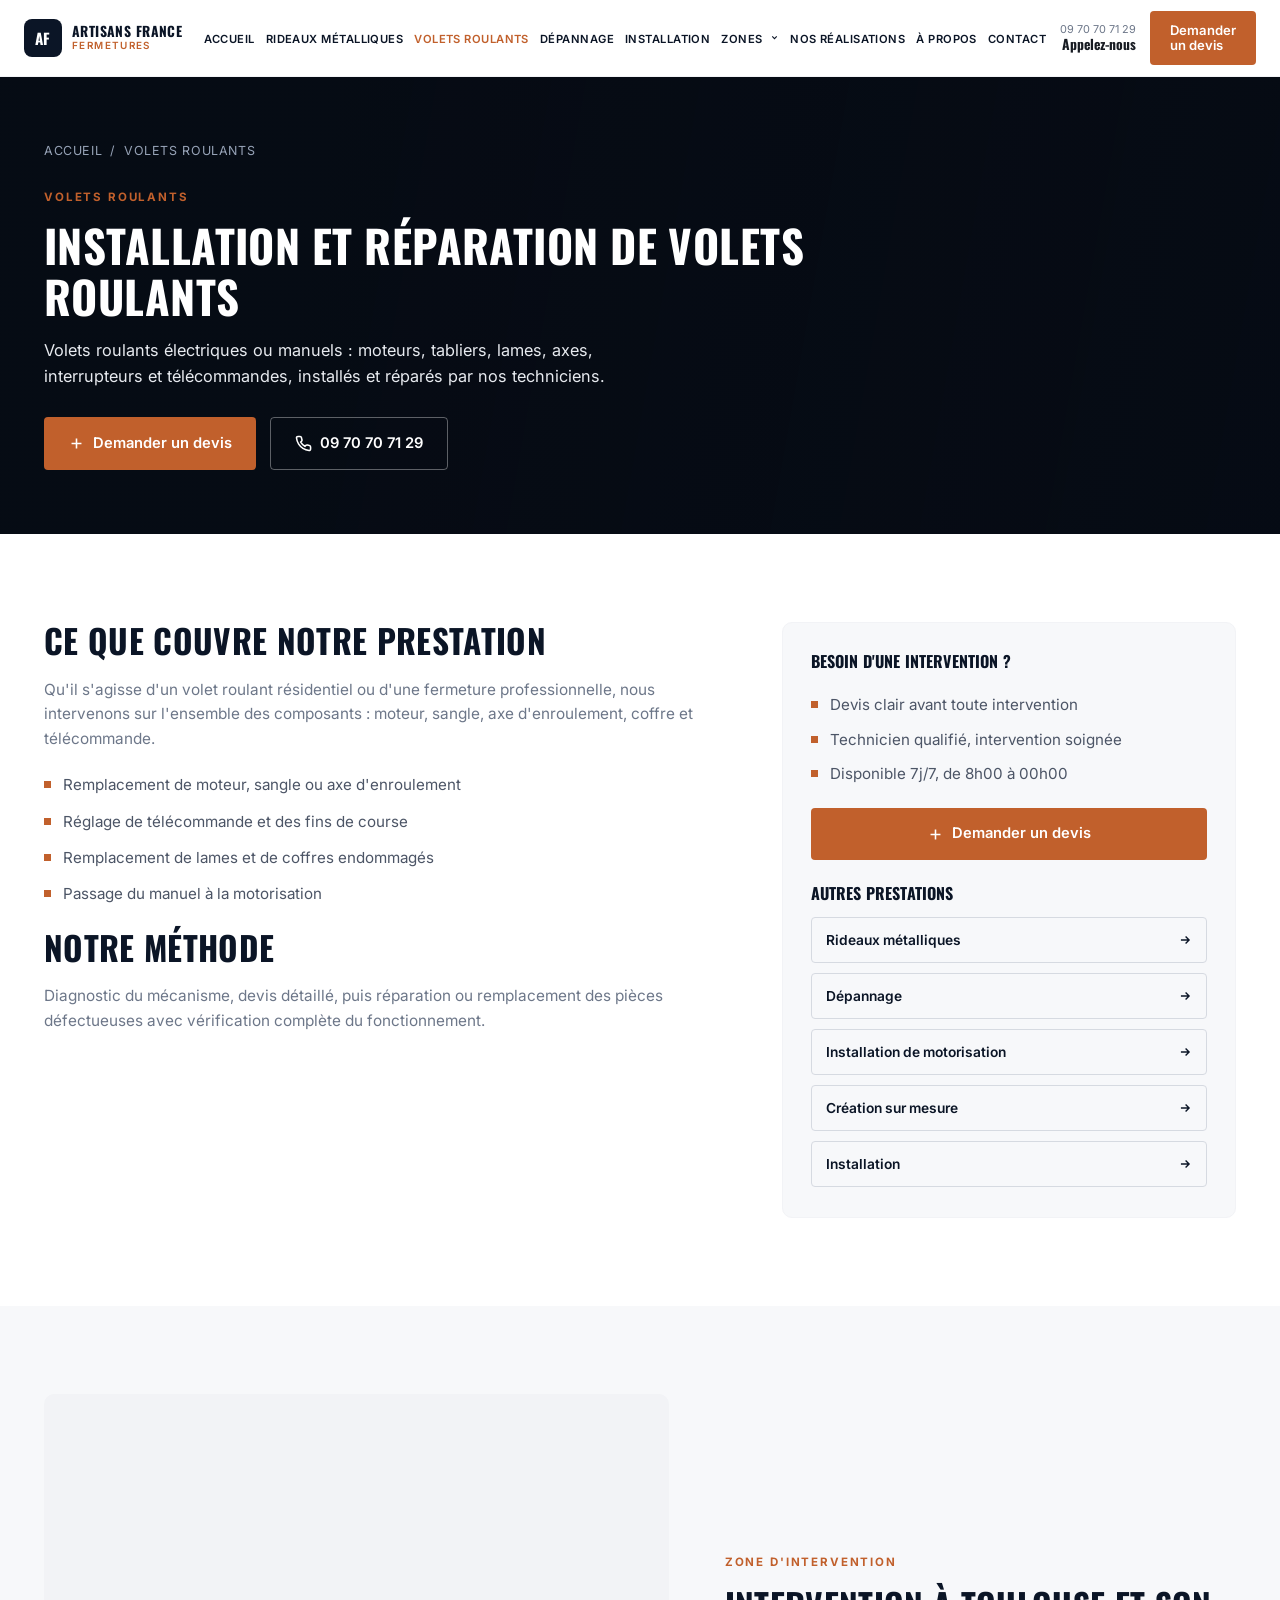
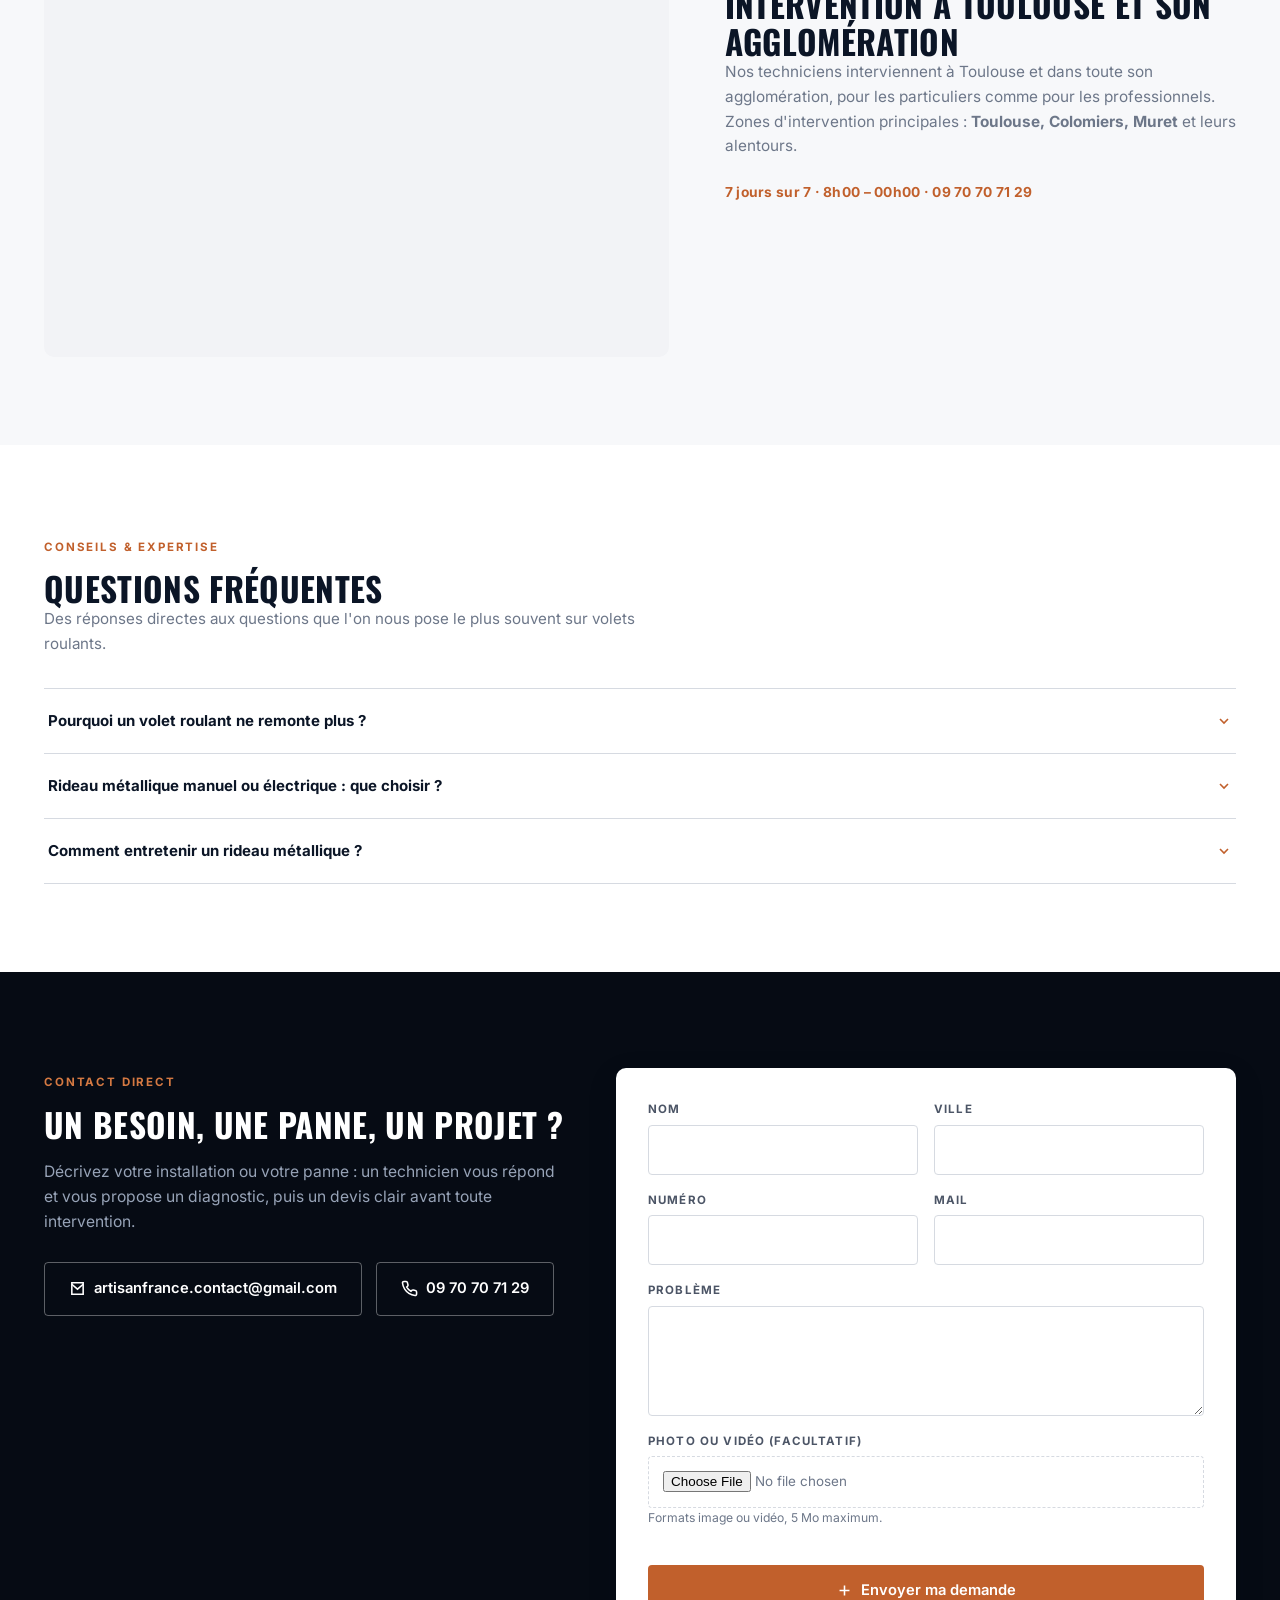
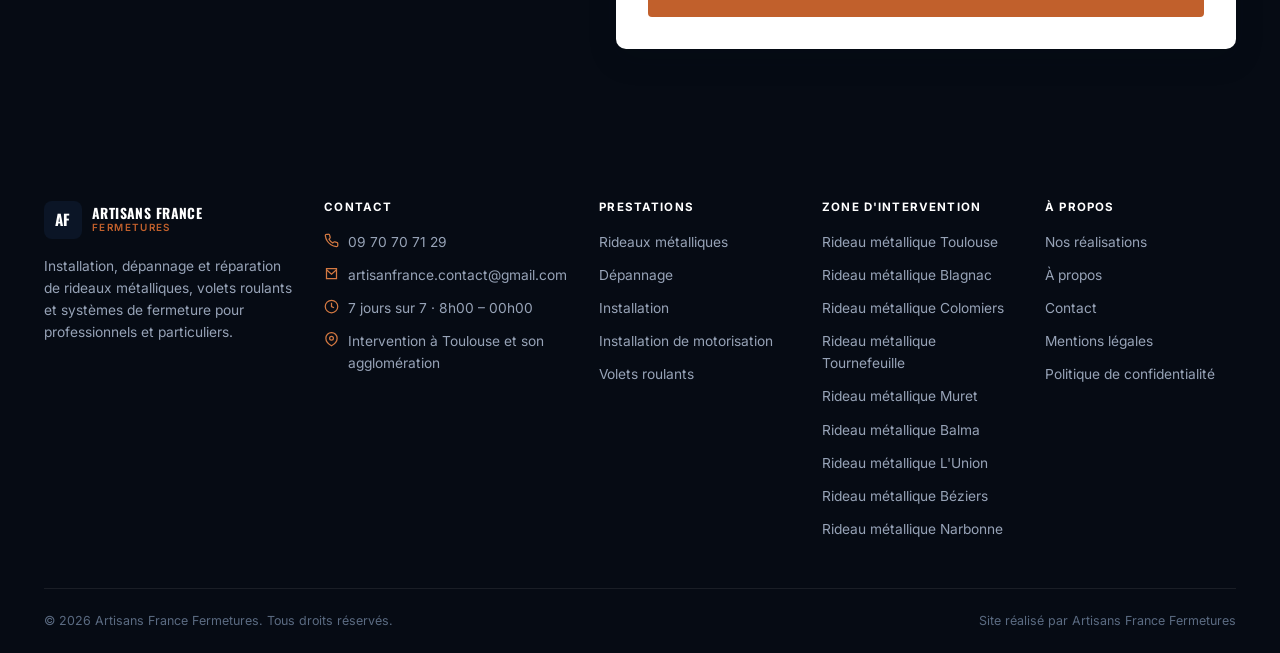
<file: volets-roulants.html>
<!DOCTYPE html>
<html lang="fr">
<head>
<meta charset="UTF-8">
<meta name="viewport" content="width=device-width, initial-scale=1">
<title>Volets Roulants — Installation & Réparation à Toulouse | Artisans France Fermetures</title>
<meta name="description" content="Installation et réparation de volets roulants électriques et manuels à Toulouse et son agglomération : moteurs, tabliers, lames, axes, interrupteurs et télécommandes.">
<meta name="theme-color" content="#060b14">
<link rel="preconnect" href="https://fonts.googleapis.com">
<link rel="preconnect" href="https://fonts.gstatic.com" crossorigin>
<link href="https://fonts.googleapis.com/css2?family=Oswald:wght@500;600;700&family=Inter:wght@400;500;600;700;800&display=swap" rel="stylesheet">
<link rel="stylesheet" href="css/style.css">
<link rel="icon" href="data:image/svg+xml,%3Csvg xmlns='http://www.w3.org/2000/svg' viewBox='0 0 100 100'%3E%3Crect width='100' height='100' rx='16' fill='%23060b14'/%3E%3Cpath d='M20 35h60M20 50h60M20 65h60' stroke='%23c1602c' stroke-width='8' stroke-linecap='round'/%3E%3C/svg%3E">
</head>
<body>

<!-- Header -->
<header class="site-header">
  <div class="container">
    <a href="index.html" class="brand">
      <span class="brand-mark">AF</span>
      <span class="brand-text"><strong>Artisans France</strong><span>Fermetures</span></span>
    </a>

    <button class="nav-toggle" aria-label="Ouvrir le menu" aria-expanded="false">
      <svg viewBox="0 0 24 24" fill="none" stroke="currentColor" stroke-width="2"><path d="M3 6h18M3 12h18M3 18h18" stroke-linecap="round"/></svg>
    </button>

    <nav class="main-nav">
      <ul>
        <li><a class="nav-link" href="index.html">Accueil</a></li>
        <li><a class="nav-link" href="rideaux-metalliques.html">Rideaux métalliques</a></li>
        <li><a class="nav-link active" href="volets-roulants.html">Volets roulants</a></li>
        <li><a class="nav-link" href="depannage.html">Dépannage</a></li>
        <li><a class="nav-link" href="installation.html">Installation</a></li>
        <li class="has-dropdown">
          <a class="nav-link" href="#">Zones <svg viewBox="0 0 24 24" width="10" height="10" fill="none" stroke="currentColor" stroke-width="3"><path d="M6 9l6 6 6-6"/></svg></a>
          <ul class="dropdown-menu">
            <li><a href="beziers.html">Béziers</a></li>
            <li><a href="narbonne.html">Narbonne</a></li>
          </ul>
        </li>
        <li><a class="nav-link" href="index.html#realisations">Nos réalisations</a></li>
        <li><a class="nav-link" href="index.html#apropos">À propos</a></li>
        <li><a class="nav-link" href="index.html#contact">Contact</a></li>
      </ul>
      <div class="header-cta">
        <div class="header-phone">
          <small>09 70 70 71 29</small>
          <strong>Appelez-nous</strong>
        </div>
        <a href="index.html#contact" class="btn btn-primary"><span>Demander</span><span>un devis</span></a>
      </div>
    </nav>
    <div class="nav-backdrop"></div>
  </div>
</header>


<main id="top">

  <!-- PAGE HERO -->
  <section class="page-hero">
    <div class="container">
      <div class="breadcrumb reveal in"><a href="index.html">Accueil</a> <span>/</span> <span>Volets roulants</span></div>
      <div class="eyebrow">Volets roulants</div>
      <h1>Installation et réparation de volets roulants</h1>
      <p class="lead">Volets roulants électriques ou manuels : moteurs, tabliers, lames, axes, interrupteurs et télécommandes, installés et réparés par nos techniciens.</p>
      <div class="hero-actions">
        <a href="#contact" class="btn btn-primary"><svg viewBox="0 0 24 24" fill="none" stroke="currentColor" stroke-width="2.2"><path d="M12 5v14M5 12h14"/></svg> Demander un devis</a>
        <a href="tel:+33970707129" class="btn btn-outline"><svg viewBox="0 0 24 24" fill="none" stroke="currentColor" stroke-width="2.2"><path d="M22 16.92v3a2 2 0 0 1-2.18 2 19.79 19.79 0 0 1-8.63-3.07 19.5 19.5 0 0 1-6-6 19.79 19.79 0 0 1-3.07-8.67A2 2 0 0 1 4.11 2h3a2 2 0 0 1 2 1.72c.127.96.362 1.903.7 2.81a2 2 0 0 1-.45 2.11L8.09 9.91a16 16 0 0 0 6 6l1.27-1.27a2 2 0 0 1 2.11-.45c.907.338 1.85.573 2.81.7A2 2 0 0 1 22 16.92z"/></svg> 09 70 70 71 29</a>
      </div>
    </div>
  </section>

  <!-- CONTENU -->
  <section class="section">
    <div class="container">
      <div class="content-grid">
        <div class="reveal in">
          <h2>Ce que couvre notre prestation</h2>
          <p>Qu'il s'agisse d'un volet roulant résidentiel ou d'une fermeture professionnelle, nous intervenons sur l'ensemble des composants : moteur, sangle, axe d'enroulement, coffre et télécommande.</p>
          <ul class="content-list">
            <li>Remplacement de moteur, sangle ou axe d'enroulement</li>
            <li>Réglage de télécommande et des fins de course</li>
            <li>Remplacement de lames et de coffres endommagés</li>
            <li>Passage du manuel à la motorisation</li>
          </ul>
          <h2>Notre méthode</h2>
          <p>Diagnostic du mécanisme, devis détaillé, puis réparation ou remplacement des pièces défectueuses avec vérification complète du fonctionnement.</p>
        </div>

        <div class="side-card reveal in">
          <h3>Besoin d'une intervention ?</h3>
          <ul class="content-list">
            <li>Devis clair avant toute intervention</li>
            <li>Technicien qualifié, intervention soignée</li>
            <li>Disponible 7j/7, de 8h00 à 00h00</li>
          </ul>
          <a href="#contact" class="btn btn-primary"><svg viewBox="0 0 24 24" fill="none" stroke="currentColor" stroke-width="2.2"><path d="M12 5v14M5 12h14"/></svg> Demander un devis</a>
          <br><br>
          <h3>Autres prestations</h3>
          <div class="related-services">
            <a href="rideaux-metalliques.html">Rideaux métalliques <svg viewBox="0 0 24 24" width="14" height="14" fill="none" stroke="currentColor" stroke-width="2.4"><path d="M5 12h14M13 6l6 6-6 6"/></svg></a>
            <a href="depannage.html">Dépannage <svg viewBox="0 0 24 24" width="14" height="14" fill="none" stroke="currentColor" stroke-width="2.4"><path d="M5 12h14M13 6l6 6-6 6"/></svg></a>
            <a href="motorisation.html">Installation de motorisation <svg viewBox="0 0 24 24" width="14" height="14" fill="none" stroke="currentColor" stroke-width="2.4"><path d="M5 12h14M13 6l6 6-6 6"/></svg></a>
            <a href="portes-de-garage.html">Création sur mesure <svg viewBox="0 0 24 24" width="14" height="14" fill="none" stroke="currentColor" stroke-width="2.4"><path d="M5 12h14M13 6l6 6-6 6"/></svg></a>
            <a href="installation.html">Installation <svg viewBox="0 0 24 24" width="14" height="14" fill="none" stroke="currentColor" stroke-width="2.4"><path d="M5 12h14M13 6l6 6-6 6"/></svg></a>
          </div>
        </div>
      </div>
    </div>
  </section>

  <!-- IMAGE + PHOTO -->
  <section class="section section--gray">
    <div class="container">
      <div class="pro-grid">
        <div class="pro-photo reveal in">
          <iframe src="https://www.google.com/maps?q=Haute-Garonne,France&output=embed" width="100%" height="100%" style="border:0" loading="lazy" referrerpolicy="no-referrer-when-downgrade" allowfullscreen title="Carte - zone d'intervention Toulouse et la Haute-Garonne"></iframe>
        </div>
        <div class="reveal in">
          <div class="eyebrow">Zone d'intervention</div>
          <h2>Intervention à Toulouse et son agglomération</h2>
          <p class="lead-p">Nos techniciens interviennent à Toulouse et dans toute son agglomération, pour les particuliers comme pour les professionnels. Zones d'intervention principales : <strong>Toulouse, Colomiers, Muret</strong> et leurs alentours.</p>
          <div class="zone-hours">7 jours sur 7 · 8h00 – 00h00 · 09 70 70 71 29</div>
        </div>
      </div>
    </div>
  </section>

  <!-- FAQ -->
  <section class="section">
    <div class="container">
      <div class="eyebrow">Conseils &amp; expertise</div>
      <h2>Questions fréquentes</h2>
      <p class="faq-intro">Des réponses directes aux questions que l'on nous pose le plus souvent sur volets roulants.</p>

      <div class="faq-list">
        <div class="faq-item">
          <button class="faq-q">Pourquoi un volet roulant ne remonte plus ? <svg viewBox="0 0 24 24" fill="none" stroke="currentColor" stroke-width="2.4"><path d="M6 9l6 6 6-6"/></svg></button>
          <div class="faq-a"><p>Cela vient souvent d'un moteur en fin de vie, d'une sangle cassée ou d'un axe d'enroulement défectueux. Un diagnostic permet d'identifier précisément la cause.</p></div>
        </div>
        <div class="faq-item">
          <button class="faq-q">Rideau métallique manuel ou électrique : que choisir ? <svg viewBox="0 0 24 24" fill="none" stroke="currentColor" stroke-width="2.4"><path d="M6 9l6 6 6-6"/></svg></button>
          <div class="faq-a"><p>Le manuel est plus économique et sans entretien électrique ; le motorisé apporte un confort d'usage quotidien. Le choix dépend de la fréquence d'utilisation et de la taille du rideau.</p></div>
        </div>
        <div class="faq-item">
          <button class="faq-q">Comment entretenir un rideau métallique ? <svg viewBox="0 0 24 24" fill="none" stroke="currentColor" stroke-width="2.4"><path d="M6 9l6 6 6-6"/></svg></button>
          <div class="faq-a"><p>Un graissage régulier des coulisses et de l'axe, ainsi qu'une vérification annuelle des fixations et du moteur, permettent d'éviter la plupart des pannes.</p></div>
        </div>
      </div>
    </div>
  </section>

  <!-- CONTACT CTA -->
  <section id="contact" class="section contact-cta">
    <div class="container">
      <div class="contact-grid">
        <div class="contact-pitch">
          <div class="eyebrow">Contact direct</div>
          <h2>Un besoin, une panne, un projet ?</h2>
          <p>Décrivez votre installation ou votre panne : un technicien vous répond et vous propose un diagnostic, puis un devis clair avant toute intervention.</p>
          <div class="contact-cta-actions">
            <a href="mailto:artisanfrance.contact@gmail.com" class="btn btn-outline"><svg viewBox="0 0 24 24" fill="none" stroke="currentColor" stroke-width="2.2"><path d="M4 4h16v16H4z"/><path d="M4 6l8 7 8-7"/></svg> artisanfrance.contact@gmail.com</a>
            <a href="tel:+33970707129" class="btn btn-outline"><svg viewBox="0 0 24 24" fill="none" stroke="currentColor" stroke-width="2.2"><path d="M22 16.92v3a2 2 0 0 1-2.18 2 19.79 19.79 0 0 1-8.63-3.07 19.5 19.5 0 0 1-6-6 19.79 19.79 0 0 1-3.07-8.67A2 2 0 0 1 4.11 2h3a2 2 0 0 1 2 1.72c.127.96.362 1.903.7 2.81a2 2 0 0 1-.45 2.11L8.09 9.91a16 16 0 0 0 6 6l1.27-1.27a2 2 0 0 1 2.11-.45c.907.338 1.85.573 2.81.7A2 2 0 0 1 22 16.92z"/></svg> 09 70 70 71 29</a>
          </div>
        </div>

        <form id="quote-form" class="contact-form-card" action="https://formsubmit.co/ajax/artisanfrance.contact@gmail.com" method="POST" enctype="multipart/form-data">
          <input type="hidden" name="_subject" value="Nouvelle demande — Artisans France Fermetures">
          <input type="hidden" name="_template" value="table">
          <input type="hidden" name="_captcha" value="false">
          <input type="text" name="_honey" style="display:none" tabindex="-1" autocomplete="off">

          <div class="form-row">
            <div class="form-field">
              <label for="f-nom">Nom</label>
              <input type="text" id="f-nom" name="Nom" required>
            </div>
            <div class="form-field">
              <label for="f-ville">Ville</label>
              <input type="text" id="f-ville" name="Ville" required>
            </div>
          </div>
          <div class="form-row">
            <div class="form-field">
              <label for="f-tel">Numéro</label>
              <input type="tel" id="f-tel" name="Numéro" required>
            </div>
            <div class="form-field">
              <label for="f-mail">Mail</label>
              <input type="email" id="f-mail" name="Mail" required>
            </div>
          </div>
          <div class="form-field">
            <label for="f-probleme">Problème</label>
            <textarea id="f-probleme" name="Problème" required></textarea>
          </div>
          <div class="form-field">
            <label for="f-media">Photo ou vidéo (facultatif)</label>
            <input type="file" id="f-media" name="Photo ou vidéo" accept="image/*,video/*">
            <span class="form-note">Formats image ou vidéo, 5 Mo maximum.</span>
          </div>

          <button type="submit" class="btn btn-primary"><svg viewBox="0 0 24 24" fill="none" stroke="currentColor" stroke-width="2.2"><path d="M12 5v14M5 12h14"/></svg> Envoyer ma demande</button>
          <div class="form-success">Merci, votre demande a bien été envoyée. Un technicien vous recontacte rapidement.</div>
        </form>
      </div>
    </div>
  </section>

</main>

<!-- FOOTER -->
<footer class="site-footer">
  <div class="container">
    <div class="footer-grid">
      <div class="footer-brand">
        <a href="index.html" class="brand">
          <span class="brand-mark">AF</span>
          <span class="brand-text"><strong>Artisans France</strong><span>Fermetures</span></span>
        </a>
        <p>Installation, dépannage et réparation de rideaux métalliques, volets roulants et systèmes de fermeture pour professionnels et particuliers.</p>
      </div>
      <div class="footer-col">
        <h4>Contact</h4>
        <ul class="footer-contact">
          <li><svg viewBox="0 0 24 24" fill="none" stroke="currentColor" stroke-width="2"><path d="M22 16.92v3a2 2 0 0 1-2.18 2 19.79 19.79 0 0 1-8.63-3.07 19.5 19.5 0 0 1-6-6 19.79 19.79 0 0 1-3.07-8.67A2 2 0 0 1 4.11 2h3a2 2 0 0 1 2 1.72c.127.96.362 1.903.7 2.81a2 2 0 0 1-.45 2.11L8.09 9.91a16 16 0 0 0 6 6l1.27-1.27a2 2 0 0 1 2.11-.45c.907.338 1.85.573 2.81.7A2 2 0 0 1 22 16.92z"/></svg><a href="tel:+33970707129">09 70 70 71 29</a></li>
          <li><svg viewBox="0 0 24 24" fill="none" stroke="currentColor" stroke-width="2"><path d="M4 4h16v16H4z"/><path d="M4 6l8 7 8-7"/></svg><a href="mailto:artisanfrance.contact@gmail.com">artisanfrance.contact@gmail.com</a></li>
          <li><svg viewBox="0 0 24 24" fill="none" stroke="currentColor" stroke-width="2"><circle cx="12" cy="12" r="10"/><path d="M12 6v6l4 2"/></svg><span>7 jours sur 7 · 8h00 – 00h00</span></li>
          <li><svg viewBox="0 0 24 24" fill="none" stroke="currentColor" stroke-width="2"><path d="M21 10c0 7-9 12-9 12s-9-5-9-12a9 9 0 1 1 18 0z"/><circle cx="12" cy="10" r="3"/></svg><span>Intervention à Toulouse et son agglomération</span></li>
        </ul>
      </div>
      <div class="footer-col">
        <h4>Prestations</h4>
        <ul>
          <li><a href="rideaux-metalliques.html">Rideaux métalliques</a></li>
          <li><a href="depannage.html">Dépannage</a></li>
          <li><a href="installation.html">Installation</a></li>
          <li><a href="motorisation.html">Installation de motorisation</a></li>
          <li><a href="volets-roulants.html">Volets roulants</a></li>
        </ul>
      </div>
      <div class="footer-col">
        <h4>Zone d'intervention</h4>
        <ul>
          <li><a href="rideaux-metalliques.html">Rideau métallique Toulouse</a></li>
          <li><a href="rideaux-metalliques.html">Rideau métallique Blagnac</a></li>
          <li><a href="rideaux-metalliques.html">Rideau métallique Colomiers</a></li>
          <li><a href="rideaux-metalliques.html">Rideau métallique Tournefeuille</a></li>
          <li><a href="rideaux-metalliques.html">Rideau métallique Muret</a></li>
          <li><a href="rideaux-metalliques.html">Rideau métallique Balma</a></li>
          <li><a href="rideaux-metalliques.html">Rideau métallique L'Union</a></li>
          <li><a href="beziers.html">Rideau métallique Béziers</a></li>
          <li><a href="narbonne.html">Rideau métallique Narbonne</a></li>
        </ul>
      </div>
      <div class="footer-col">
        <h4>À propos</h4>
        <ul>
          <li><a href="index.html#realisations">Nos réalisations</a></li>
          <li><a href="index.html#apropos">À propos</a></li>
          <li><a href="index.html#contact">Contact</a></li>
          <li><a href="#">Mentions légales</a></li>
          <li><a href="#">Politique de confidentialité</a></li>
        </ul>
      </div>
    </div>
    <div class="footer-bottom">
      <span>© 2026 Artisans France Fermetures. Tous droits réservés.</span>
      <span>Site réalisé par Artisans France Fermetures</span>
    </div>
  </div>
</footer>


<script src="js/main.js"></script>
</body>
</html>
</file>
<file: css/style.css>
/* ==========================================================================
   ARTISANS FRANCE FERMETURES — Design system
   ========================================================================== */

:root {
  --navy-950: #060b14;
  --navy-900: #0b1526;
  --navy-800: #101d33;
  --navy-700: #17284a;
  --steel-500: #5b6b82;
  --steel-300: #97a3b7;
  --steel-100: #e7eaef;
  --orange-600: #a8501f;
  --orange-500: #c1602c;
  --orange-400: #d47942;
  --orange-050: #fbeee5;
  --gray-900: #171b22;
  --gray-700: #4c5566;
  --gray-500: #6d7789;
  --gray-300: #d6dae1;
  --gray-100: #f2f3f6;
  --gray-050: #f7f8fa;
  --white: #ffffff;

  --font-head: "Oswald", "Arial Narrow", sans-serif;
  --font-body: "Inter", -apple-system, Segoe UI, Roboto, sans-serif;

  --radius-sm: 4px;
  --radius-md: 10px;
  --radius-lg: 18px;
  --shadow-sm: 0 2px 10px rgba(6, 11, 20, 0.08);
  --shadow-md: 0 10px 30px rgba(6, 11, 20, 0.14);
  --container: 1240px;
}

/* Reset ------------------------------------------------------------------ */
*, *::before, *::after { box-sizing: border-box; }
html { scroll-behavior: smooth; }
body, h1, h2, h3, h4, p, ul, ol, figure { margin: 0; }
ul, ol { padding: 0; list-style: none; }
img { max-width: 100%; display: block; }
a { color: inherit; text-decoration: none; }
button { font: inherit; cursor: pointer; border: none; background: none; color: inherit; }
input, textarea, select { font: inherit; }

body {
  font-family: var(--font-body);
  color: var(--gray-900);
  background: var(--white);
  line-height: 1.6;
  -webkit-font-smoothing: antialiased;
}

h1, h2, h3, h4 {
  font-family: var(--font-head);
  text-transform: uppercase;
  letter-spacing: 0.01em;
  line-height: 1.12;
  font-weight: 700;
  color: var(--navy-900);
}

.container {
  width: 100%;
  max-width: var(--container);
  margin: 0 auto;
  padding: 0 24px;
}

.eyebrow {
  display: inline-flex;
  align-items: center;
  gap: 8px;
  font-family: var(--font-body);
  font-size: 0.72rem;
  font-weight: 700;
  letter-spacing: 0.16em;
  text-transform: uppercase;
  color: var(--orange-500);
  margin-bottom: 14px;
}

.section {
  padding: 88px 0;
}
.section--tight { padding: 64px 0; }
.section--dark {
  background: var(--navy-950);
  color: var(--steel-100);
}
.section--dark h2 { color: var(--white); }
.section--gray { background: var(--gray-050); }

.section-head {
  display: grid;
  grid-template-columns: 1.4fr 1fr;
  gap: 40px;
  align-items: end;
  margin-bottom: 48px;
}
.section-head p { color: var(--gray-500); font-size: 0.98rem; }
.section-head--split { align-items: start; }
.section-head--link { align-items: center; }
.section-head .section-link {
  justify-self: end;
  font-weight: 600;
  font-size: 0.92rem;
  color: var(--navy-900);
  text-decoration: underline;
  text-underline-offset: 4px;
  white-space: nowrap;
}
.section--dark .section-head .section-link,
.section--dark .section-link { color: var(--white); }

h2 { font-size: clamp(1.7rem, 2.6vw, 2.4rem); }

/* Buttons ------------------------------------------------------------------ */
.btn {
  display: inline-flex;
  align-items: center;
  justify-content: center;
  gap: 8px;
  padding: 14px 24px;
  border-radius: var(--radius-sm);
  font-weight: 600;
  font-size: 0.92rem;
  white-space: nowrap;
  transition: background 0.2s ease, color 0.2s ease, border-color 0.2s ease;
}
.btn svg { width: 17px; height: 17px; flex: none; }
.btn-primary {
  background: var(--orange-500);
  color: var(--white);
}
.btn-primary:hover { background: var(--orange-600); }
.btn-outline {
  background: transparent;
  border: 1.5px solid rgba(255, 255, 255, 0.35);
  color: var(--white);
}
.btn-outline:hover { border-color: #fff; background: rgba(255, 255, 255, 0.08); }
.btn-outline-dark {
  background: transparent;
  border: 1.5px solid var(--navy-900);
  color: var(--navy-900);
}
.btn-outline-dark:hover { background: var(--navy-900); color: #fff; }

/* Topbar ------------------------------------------------------------------ */
.topbar {
  background: var(--navy-950);
  color: var(--steel-300);
  font-size: 0.76rem;
  letter-spacing: 0.04em;
}
.topbar .container {
  display: flex;
  align-items: center;
  justify-content: space-between;
  min-height: 40px;
  flex-wrap: wrap;
  gap: 8px 24px;
  padding-top: 8px;
  padding-bottom: 8px;
}
.topbar-left, .topbar-right { display: flex; align-items: center; gap: 20px; flex-wrap: wrap; }
.topbar a, .topbar span { display: inline-flex; align-items: center; gap: 7px; }
.topbar svg { width: 13px; height: 13px; opacity: 0.85; }
.topbar-badge {
  background: rgba(193, 96, 44, 0.18);
  color: var(--orange-400);
  padding: 4px 10px;
  border-radius: 3px;
  font-weight: 600;
  text-transform: uppercase;
  font-size: 0.68rem;
  letter-spacing: 0.08em;
}

/* Header ------------------------------------------------------------------ */
.site-header {
  background: var(--white);
  border-bottom: 1px solid var(--gray-100);
  position: sticky;
  top: 0;
  z-index: 40;
}
.site-header .container {
  max-width: 1360px;
  display: flex;
  align-items: center;
  justify-content: space-between;
  min-height: 76px;
  gap: 20px;
}
.brand { display: flex; align-items: center; gap: 10px; }
.brand-mark {
  width: 38px;
  height: 38px;
  border-radius: 8px;
  background: var(--navy-900);
  color: var(--white);
  display: flex;
  align-items: center;
  justify-content: center;
  font-family: var(--font-head);
  font-weight: 700;
  font-size: 0.95rem;
  letter-spacing: 0.02em;
  flex: none;
}
.brand-text { display: flex; flex-direction: column; line-height: 1.15; white-space: nowrap; }
.brand-text strong {
  font-family: var(--font-head);
  font-weight: 700;
  font-size: 0.86rem;
  letter-spacing: 0.03em;
  color: var(--navy-900);
  text-transform: uppercase;
  white-space: nowrap;
}
.brand-text span {
  font-size: 0.62rem;
  font-weight: 600;
  letter-spacing: 0.14em;
  color: var(--orange-500);
  text-transform: uppercase;
  white-space: nowrap;
}

.nav-toggle {
  display: none;
  width: 40px;
  height: 40px;
  align-items: center;
  justify-content: center;
  color: var(--navy-900);
}
.nav-toggle svg { width: 24px; height: 24px; }

.main-nav { display: flex; align-items: center; gap: 14px; flex: 1; justify-content: flex-end; }
.main-nav ul { display: flex; align-items: center; gap: 11px; }
.nav-link {
  font-size: 0.7rem;
  font-weight: 600;
  letter-spacing: 0.04em;
  text-transform: uppercase;
  color: var(--navy-900);
  padding: 6px 0;
  position: relative;
  white-space: nowrap;
}
.nav-link:hover, .nav-link.active { color: var(--orange-500); }

.has-dropdown { position: relative; }
.has-dropdown > a svg { width: 9px; height: 9px; margin-left: 4px; vertical-align: 1px; transition: transform 0.15s ease; }
.has-dropdown .dropdown-menu {
  display: none;
  position: absolute;
  top: 100%;
  left: 0;
  margin-top: 10px;
  background: var(--white);
  border: 1px solid var(--gray-100);
  border-radius: var(--radius-sm);
  box-shadow: var(--shadow-md);
  min-width: 160px;
  padding: 8px;
  z-index: 50;
}
.dropdown-menu li { width: 100%; }
.dropdown-menu a {
  display: block;
  padding: 9px 10px;
  font-size: 0.8rem;
  font-weight: 600;
  color: var(--navy-900);
  border-radius: 4px;
}
.dropdown-menu a:hover, .dropdown-menu a.active { color: var(--orange-500); background: var(--gray-050); }
.has-dropdown.open .dropdown-menu { display: block; }
.has-dropdown.open > a svg { transform: rotate(180deg); }

.header-cta { display: flex; align-items: center; gap: 14px; }
.header-phone { display: flex; flex-direction: column; line-height: 1.2; text-align: right; white-space: nowrap; }
.header-phone a { color: var(--navy-900); }
.header-phone small { font-size: 0.68rem; color: var(--gray-500); }
.header-phone strong { font-family: var(--font-head); font-size: 0.86rem; white-space: nowrap; }
.header-cta .btn-primary { padding: 12px 20px; line-height: 1.15; text-align: left; flex-direction: column; align-items: flex-start; gap: 0; }
.header-cta .btn-primary span { display: block; font-size: 0.82rem; }

.nav-backdrop { display: none; }

/* Hero ------------------------------------------------------------------ */
.hero {
  position: relative;
  min-height: 640px;
  display: flex;
  align-items: center;
  background: linear-gradient(100deg, rgba(6, 11, 20, 0.94) 20%, rgba(6, 11, 20, 0.55) 65%, rgba(6, 11, 20, 0.35) 100%), var(--navy-950) center/cover no-repeat;
  color: var(--white);
}
.hero-bg {
  position: absolute;
  inset: 0;
  z-index: -1;
  overflow: hidden;
}
.hero-bg img { width: 100%; height: 100%; object-fit: cover; opacity: 0.65; }
.hero .container { padding-top: 72px; padding-bottom: 72px; }
.hero-content { max-width: 720px; }
.hero h1 {
  color: var(--white);
  font-size: clamp(2.1rem, 4.4vw, 3.4rem);
  margin-bottom: 20px;
}
.hero h1 em { font-style: normal; color: var(--orange-400); }
.hero .lead {
  color: var(--steel-100);
  font-size: 1.05rem;
  max-width: 600px;
  margin-bottom: 32px;
}
.hero-actions { display: flex; gap: 14px; flex-wrap: wrap; }

/* Services grid ------------------------------------------------------------------ */
.services-grid {
  display: grid;
  grid-template-columns: repeat(3, 1fr);
  gap: 1px;
  background: var(--gray-100);
  border: 1px solid var(--gray-100);
}
.service-card { background: var(--white); display: flex; flex-direction: column; }
.service-photo { position: relative; aspect-ratio: 4 / 3; overflow: hidden; background: var(--gray-100); }
.service-photo img { width: 100%; height: 100%; object-fit: cover; }
.service-body { padding: 22px 26px 26px; flex: 1; display: flex; flex-direction: column; }
.service-index-row {
  display: flex;
  align-items: center;
  justify-content: space-between;
  font-family: var(--font-head);
  font-weight: 700;
  font-size: 0.8rem;
  color: var(--orange-500);
  margin-bottom: 10px;
}
.service-index-row svg { width: 15px; height: 15px; }
.service-card h3 { font-size: 1.02rem; margin-bottom: 8px; letter-spacing: 0.01em; }
.service-card p { color: var(--gray-500); font-size: 0.88rem; }
.service-card--cta {
  background: var(--navy-950);
  color: var(--white);
  padding: 32px 28px;
  justify-content: center;
}
.service-card--cta .eyebrow { color: var(--orange-400); }
.service-card--cta h3 { color: var(--white); font-size: 1.2rem; margin-bottom: 18px; }
.service-card--cta a { font-weight: 600; font-size: 0.9rem; text-decoration: underline; text-underline-offset: 4px; display: inline-flex; align-items: center; gap: 6px; }

/* Symptômes (dépannage) ------------------------------------------------------------------ */
.symptoms-grid {
  display: grid;
  grid-template-columns: repeat(3, 1fr);
  gap: 1px;
  background: rgba(255, 255, 255, 0.08);
  margin-bottom: 36px;
}
.symptom-card { background: var(--navy-950); padding: 26px 30px; }
.symptom-card h3 {
  color: var(--white);
  font-family: var(--font-body);
  text-transform: none;
  font-size: 1rem;
  font-weight: 700;
  display: flex;
  gap: 10px;
  margin-bottom: 10px;
}
.symptom-card h3::before {
  content: "";
  width: 8px;
  height: 8px;
  background: var(--orange-500);
  flex: none;
  margin-top: 6px;
}
.symptom-card p { color: var(--steel-300); font-size: 0.88rem; }

/* Pourquoi nous choisir ------------------------------------------------------------------ */
.reasons-list { border-top: 1px solid var(--gray-300); margin-top: 8px; }
.reason-row {
  display: grid;
  grid-template-columns: 64px 280px 1fr;
  gap: 24px;
  align-items: baseline;
  padding: 26px 0;
  border-bottom: 1px solid var(--gray-300);
}
.reason-row .reason-num { font-family: var(--font-head); color: var(--orange-500); font-weight: 700; font-size: 1.1rem; }
.reason-row h3 { font-size: 0.98rem; letter-spacing: 0.02em; }
.reason-row p { color: var(--gray-500); font-size: 0.92rem; }

/* Comment ça se passe ------------------------------------------------------------------ */
.process-panel {
  background: var(--navy-950);
  color: var(--white);
  border-radius: var(--radius-md);
  padding: 40px 44px;
  margin-bottom: 56px;
}
.process-panel .eyebrow { color: var(--orange-400); }
.process-panel h2 { color: var(--white); margin-bottom: 28px; }
.process-steps { display: grid; grid-template-columns: repeat(4, 1fr); gap: 28px; }
.process-step { border-top: 1px solid rgba(255, 255, 255, 0.16); padding-top: 16px; }
.process-step .step-num { font-family: var(--font-head); color: var(--orange-400); font-weight: 700; font-size: 1.15rem; display: block; margin-bottom: 10px; }
.process-step h3 { color: var(--white); font-size: 0.86rem; letter-spacing: 0.04em; margin-bottom: 8px; }
.process-step p { color: var(--steel-300); font-size: 0.84rem; }

/* Réalisations ------------------------------------------------------------------ */
.works-scroll { overflow: hidden; -webkit-mask-image: linear-gradient(90deg, transparent, #000 5%, #000 95%, transparent); mask-image: linear-gradient(90deg, transparent, #000 5%, #000 95%, transparent); }
.works-track { display: flex; gap: 14px; width: max-content; animation: works-scroll 42s linear infinite; }
.works-scroll:hover .works-track { animation-play-state: paused; }
.works-item { flex: none; width: 260px; aspect-ratio: 1 / 1; overflow: hidden; border-radius: var(--radius-sm); background: var(--gray-100); }
.works-item img { width: 100%; height: 100%; object-fit: cover; display: block; }

@keyframes works-scroll {
  from { transform: translateX(0); }
  to { transform: translateX(-50%); }
}

@media (max-width: 720px) {
  .works-item { width: 190px; }
}

/* Professionnels ------------------------------------------------------------------ */
.pro-grid { display: grid; grid-template-columns: 1.1fr 0.9fr; gap: 56px; align-items: center; }
.pro-grid p.lead-p { color: var(--gray-500); margin-bottom: 22px; font-size: 0.96rem; }
.pro-list { display: flex; flex-direction: column; gap: 10px; margin-bottom: 26px; }
.pro-list li { display: flex; gap: 10px; font-size: 0.92rem; color: var(--gray-700); }
.pro-list li::before { content: ""; width: 7px; height: 7px; background: var(--orange-500); margin-top: 7px; flex: none; }
.tag-list { display: flex; flex-wrap: wrap; gap: 8px; }
.tag-pill {
  border: 1px solid var(--gray-300);
  color: var(--gray-700);
  font-size: 0.7rem;
  font-weight: 600;
  letter-spacing: 0.04em;
  text-transform: uppercase;
  padding: 6px 12px;
  border-radius: 3px;
}
.pro-photo { border-radius: var(--radius-md); overflow: hidden; aspect-ratio: 4/3.6; background: var(--gray-100); }
.pro-photo img { width: 100%; height: 100%; object-fit: cover; }
.pro-photo iframe { width: 100%; height: 100%; border: 0; display: block; }

/* Zone d'intervention ------------------------------------------------------------------ */
.zone-grid { display: grid; grid-template-columns: 0.9fr 1.1fr; gap: 56px; align-items: start; }
.zone-grid > .zone-intro p { color: var(--gray-500); font-size: 0.95rem; margin-bottom: 22px; }
.zone-grid strong { color: var(--navy-900); }
.zone-pills { display: grid; grid-template-columns: repeat(2, 1fr); gap: 10px; margin-bottom: 22px; }
.zone-pill {
  border: 1px solid var(--gray-300);
  background: var(--white);
  padding: 12px 16px;
  border-radius: var(--radius-sm);
  font-size: 0.84rem;
  font-weight: 600;
  color: var(--navy-900);
}
.zone-pill:hover { border-color: var(--orange-500); color: var(--orange-500); }
.zone-hours { color: var(--orange-500); font-weight: 700; font-size: 0.86rem; letter-spacing: 0.02em; }

/* Avis clients ------------------------------------------------------------------ */
.reviews-empty {
  border: 1.5px dashed var(--gray-300);
  border-radius: var(--radius-md);
  padding: 48px 40px;
  text-align: center;
}
.reviews-empty p { color: var(--gray-500); font-size: 0.94rem; max-width: 640px; margin: 0 auto; }

.reviews-grid { display: grid; grid-template-columns: repeat(3, 1fr); gap: 24px; }
.review-card {
  background: var(--white);
  border: 1px solid var(--gray-100);
  border-radius: var(--radius-md);
  padding: 24px 26px;
  display: flex;
  flex-direction: column;
  gap: 14px;
}
.review-stars { color: var(--orange-500); font-size: 0.9rem; letter-spacing: 2px; }
.review-text { color: var(--gray-700); font-size: 0.92rem; flex: 1; }
.review-author { font-family: var(--font-head); font-weight: 700; font-size: 0.86rem; color: var(--navy-900); letter-spacing: 0.02em; }

@media (max-width: 1080px) {
  .reviews-grid { grid-template-columns: repeat(2, 1fr); }
}
@media (max-width: 720px) {
  .reviews-grid { grid-template-columns: 1fr; }
}

/* FAQ ------------------------------------------------------------------ */
.faq-intro { color: var(--gray-500); max-width: 640px; margin-bottom: 8px; font-size: 0.95rem; }
.faq-list { border-top: 1px solid var(--gray-300); margin-top: 32px; }
.faq-item { border-bottom: 1px solid var(--gray-300); }
.faq-q {
  width: 100%;
  display: flex;
  align-items: center;
  justify-content: space-between;
  gap: 16px;
  padding: 20px 4px;
  text-align: left;
  font-weight: 700;
  font-size: 0.94rem;
  color: var(--navy-900);
}
.faq-q svg { width: 16px; height: 16px; color: var(--orange-500); flex: none; transition: transform 0.2s ease; }
.faq-item.open .faq-q svg { transform: rotate(180deg); }
.faq-a {
  max-height: 0;
  overflow: hidden;
  transition: max-height 0.25s ease;
}
.faq-item.open .faq-a { max-height: 240px; }
.faq-a p { color: var(--gray-500); font-size: 0.9rem; padding: 0 4px 22px; max-width: 760px; }

/* Contact CTA ------------------------------------------------------------------ */
.contact-cta { background: var(--navy-950); color: var(--white); }
.contact-cta .eyebrow { color: var(--orange-400); }
.contact-cta h2 { color: var(--white); max-width: 640px; margin-bottom: 16px; }
.contact-cta p { color: var(--steel-300); max-width: 560px; margin-bottom: 28px; font-size: 0.98rem; }
.contact-cta-actions { display: flex; gap: 14px; flex-wrap: wrap; }

.contact-grid { display: grid; grid-template-columns: 1fr 1.15fr; gap: 48px; align-items: start; margin-top: 8px; }
.contact-pitch h2, .contact-pitch p { max-width: none; }

.contact-form-card { background: var(--white); border-radius: var(--radius-md); padding: 32px; box-shadow: var(--shadow-md); }
.form-row { display: grid; grid-template-columns: 1fr 1fr; gap: 16px; }
.form-field { display: flex; flex-direction: column; gap: 6px; margin-bottom: 16px; }
.form-field label {
  font-size: 0.72rem;
  font-weight: 700;
  letter-spacing: 0.1em;
  text-transform: uppercase;
  color: var(--gray-700);
}
.form-field input,
.form-field textarea {
  border: 1.5px solid var(--gray-300);
  border-radius: var(--radius-sm);
  padding: 12px 14px;
  font-size: 0.94rem;
  color: var(--gray-900);
  background: var(--white);
  transition: border-color 0.2s ease;
}
.form-field input:focus, .form-field textarea:focus { outline: none; border-color: var(--orange-500); }
.form-field textarea { resize: vertical; min-height: 110px; }
.form-field input[type="file"] {
  border: 1.5px dashed var(--gray-300);
  padding: 14px;
  font-size: 0.84rem;
  color: var(--gray-500);
  cursor: pointer;
}
.form-note { font-size: 0.76rem; color: var(--gray-500); margin: -6px 0 16px; }
.contact-form-card button[type="submit"] { width: 100%; margin-top: 6px; }
.form-success {
  display: none;
  margin-top: 18px;
  padding: 14px 16px;
  border-radius: var(--radius-sm);
  background: var(--orange-050);
  color: var(--orange-600);
  font-size: 0.88rem;
  font-weight: 600;
}
.form-success.show { display: block; }

@media (max-width: 1080px) {
  .contact-grid { grid-template-columns: 1fr; }
}
@media (max-width: 720px) {
  .form-row { grid-template-columns: 1fr; }
}

/* Footer ------------------------------------------------------------------ */
.site-footer { background: var(--navy-950); color: var(--steel-300); padding: 64px 0 0; }
.footer-grid { display: grid; grid-template-columns: 1.3fr 1fr 1fr 1fr 1fr; gap: 32px; padding-bottom: 48px; }
.footer-brand .brand { margin-bottom: 16px; }
.footer-brand .brand-text strong { color: var(--white); }
.footer-brand p { font-size: 0.86rem; color: var(--steel-300); max-width: 260px; }
.footer-col h4 {
  color: var(--white);
  font-family: var(--font-body);
  text-transform: uppercase;
  font-size: 0.72rem;
  letter-spacing: 0.1em;
  font-weight: 700;
  margin-bottom: 18px;
}
.footer-col ul { display: flex; flex-direction: column; gap: 11px; }
.footer-col a, .footer-col li { font-size: 0.86rem; color: var(--steel-300); }
.footer-col a:hover { color: var(--orange-400); }
.footer-contact li { display: flex; align-items: flex-start; gap: 9px; margin-bottom: 0; }
.footer-contact svg { width: 15px; height: 15px; margin-top: 2px; flex: none; color: var(--orange-400); }
.footer-bottom {
  border-top: 1px solid rgba(255, 255, 255, 0.08);
  padding: 22px 0;
  display: flex;
  justify-content: space-between;
  flex-wrap: wrap;
  gap: 12px;
  font-size: 0.78rem;
  color: var(--steel-500);
}

/* Service page hero variant (sub-pages) ------------------------------------------------------------------ */
.page-hero {
  background: linear-gradient(100deg, rgba(6, 11, 20, 0.95) 25%, rgba(6, 11, 20, 0.6) 100%), var(--navy-950) center/cover no-repeat;
  color: var(--white);
  padding: 64px 0;
}
.page-hero h1 { color: var(--white); font-size: clamp(1.9rem, 3.6vw, 2.8rem); max-width: 780px; margin-bottom: 16px; }
.page-hero .lead { color: var(--steel-100); max-width: 640px; margin-bottom: 28px; font-size: 1.02rem; }
.breadcrumb { display: flex; gap: 8px; align-items: center; font-size: 0.78rem; color: var(--steel-300); margin-bottom: 22px; text-transform: uppercase; letter-spacing: 0.05em; }
.breadcrumb a:hover { color: var(--orange-400); }

.content-grid { display: grid; grid-template-columns: 1.5fr 1fr; gap: 56px; align-items: start; }
.content-grid h2 { margin-bottom: 18px; }
.content-grid p { color: var(--gray-500); margin-bottom: 16px; font-size: 0.96rem; }
.content-list { display: flex; flex-direction: column; gap: 12px; margin: 22px 0; }
.content-list li { display: flex; gap: 12px; font-size: 0.95rem; color: var(--gray-700); }
.content-list li::before { content: ""; width: 7px; height: 7px; background: var(--orange-500); margin-top: 8px; flex: none; }
.side-card {
  background: var(--gray-050);
  border: 1px solid var(--gray-100);
  border-radius: var(--radius-md);
  padding: 30px 28px;
}
.side-card h3 { font-size: 1rem; margin-bottom: 14px; }
.side-card ul { display: flex; flex-direction: column; gap: 10px; margin-bottom: 22px; }
.side-card a.btn { width: 100%; }
.related-services { display: flex; flex-direction: column; gap: 10px; }
.related-services a {
  display: flex;
  align-items: center;
  justify-content: space-between;
  padding: 11px 14px;
  border: 1px solid var(--gray-300);
  border-radius: var(--radius-sm);
  font-size: 0.86rem;
  font-weight: 600;
  color: var(--navy-900);
}
.related-services a:hover { border-color: var(--orange-500); color: var(--orange-500); }

/* Reveal animation ------------------------------------------------------------------ */
.reveal { opacity: 0; transform: translateY(18px); transition: opacity 0.6s ease, transform 0.6s ease; }
.reveal.in { opacity: 1; transform: none; }

/* Responsive ------------------------------------------------------------------ */
@media (max-width: 1080px) {
  .services-grid, .symptoms-grid { grid-template-columns: repeat(2, 1fr); }
  .process-steps { grid-template-columns: repeat(2, 1fr); }
  .pro-grid, .zone-grid, .content-grid { grid-template-columns: 1fr; }
  .pro-photo { order: -1; max-width: 480px; }
  .section-head { grid-template-columns: 1fr; }
  .section-head .section-link { justify-self: start; }
}

@media (max-width: 860px) {
  .topbar .topbar-right { display: none; }
  .nav-toggle { display: flex; }
  .main-nav {
    position: fixed;
    inset: 0 0 0 auto;
    width: min(340px, 86vw);
    background: var(--white);
    flex-direction: column;
    align-items: stretch;
    justify-content: flex-start;
    gap: 0;
    padding: 90px 28px 28px;
    transform: translateX(100%);
    transition: transform 0.3s ease;
    z-index: 60;
    overflow-y: auto;
  }
  .main-nav.open { transform: translateX(0); }
  .main-nav ul { flex-direction: column; align-items: flex-start; gap: 4px; width: 100%; }
  .main-nav ul li { width: 100%; }
  .nav-link { display: block; padding: 12px 0; border-bottom: 1px solid var(--gray-100); }
  .has-dropdown > a { display: flex; align-items: center; border-bottom: 1px solid var(--gray-100); justify-content: space-between; width: 100%; }
  .has-dropdown > a svg { margin-left: 0; }
  .has-dropdown .dropdown-menu {
    display: none;
    position: static;
    box-shadow: none;
    border: none;
    padding: 0 0 8px 14px;
    margin-top: 0;
  }
  .has-dropdown.open .dropdown-menu { display: block; }
  .has-dropdown.open > a svg { transform: rotate(180deg); }
  .dropdown-menu a { padding: 10px 0; }
  .header-cta { flex-direction: column; align-items: stretch; margin-top: 24px; gap: 12px; }
  .header-phone { text-align: left; }
  .nav-backdrop {
    display: none;
    position: fixed;
    inset: 0;
    background: rgba(6, 11, 20, 0.5);
    z-index: 50;
  }
  .nav-backdrop.open { display: block; }
  .header-cta .btn-primary { flex-direction: row; gap: 5px; }
  .header-cta .btn-primary span { display: inline; }
}

@media (max-width: 720px) {
  .services-grid, .symptoms-grid, .process-steps { grid-template-columns: 1fr; }
  .reason-row { grid-template-columns: 1fr; gap: 6px; }
  .zone-pills { grid-template-columns: 1fr; }
  .footer-grid { grid-template-columns: repeat(2, 1fr); }
  .section { padding: 60px 0; }
  .process-panel { padding: 30px 24px; }
}

@media (max-width: 520px) {
  .footer-grid { grid-template-columns: 1fr; }
  .hero-actions .btn, .contact-cta-actions .btn { width: 100%; }
}
</file>
